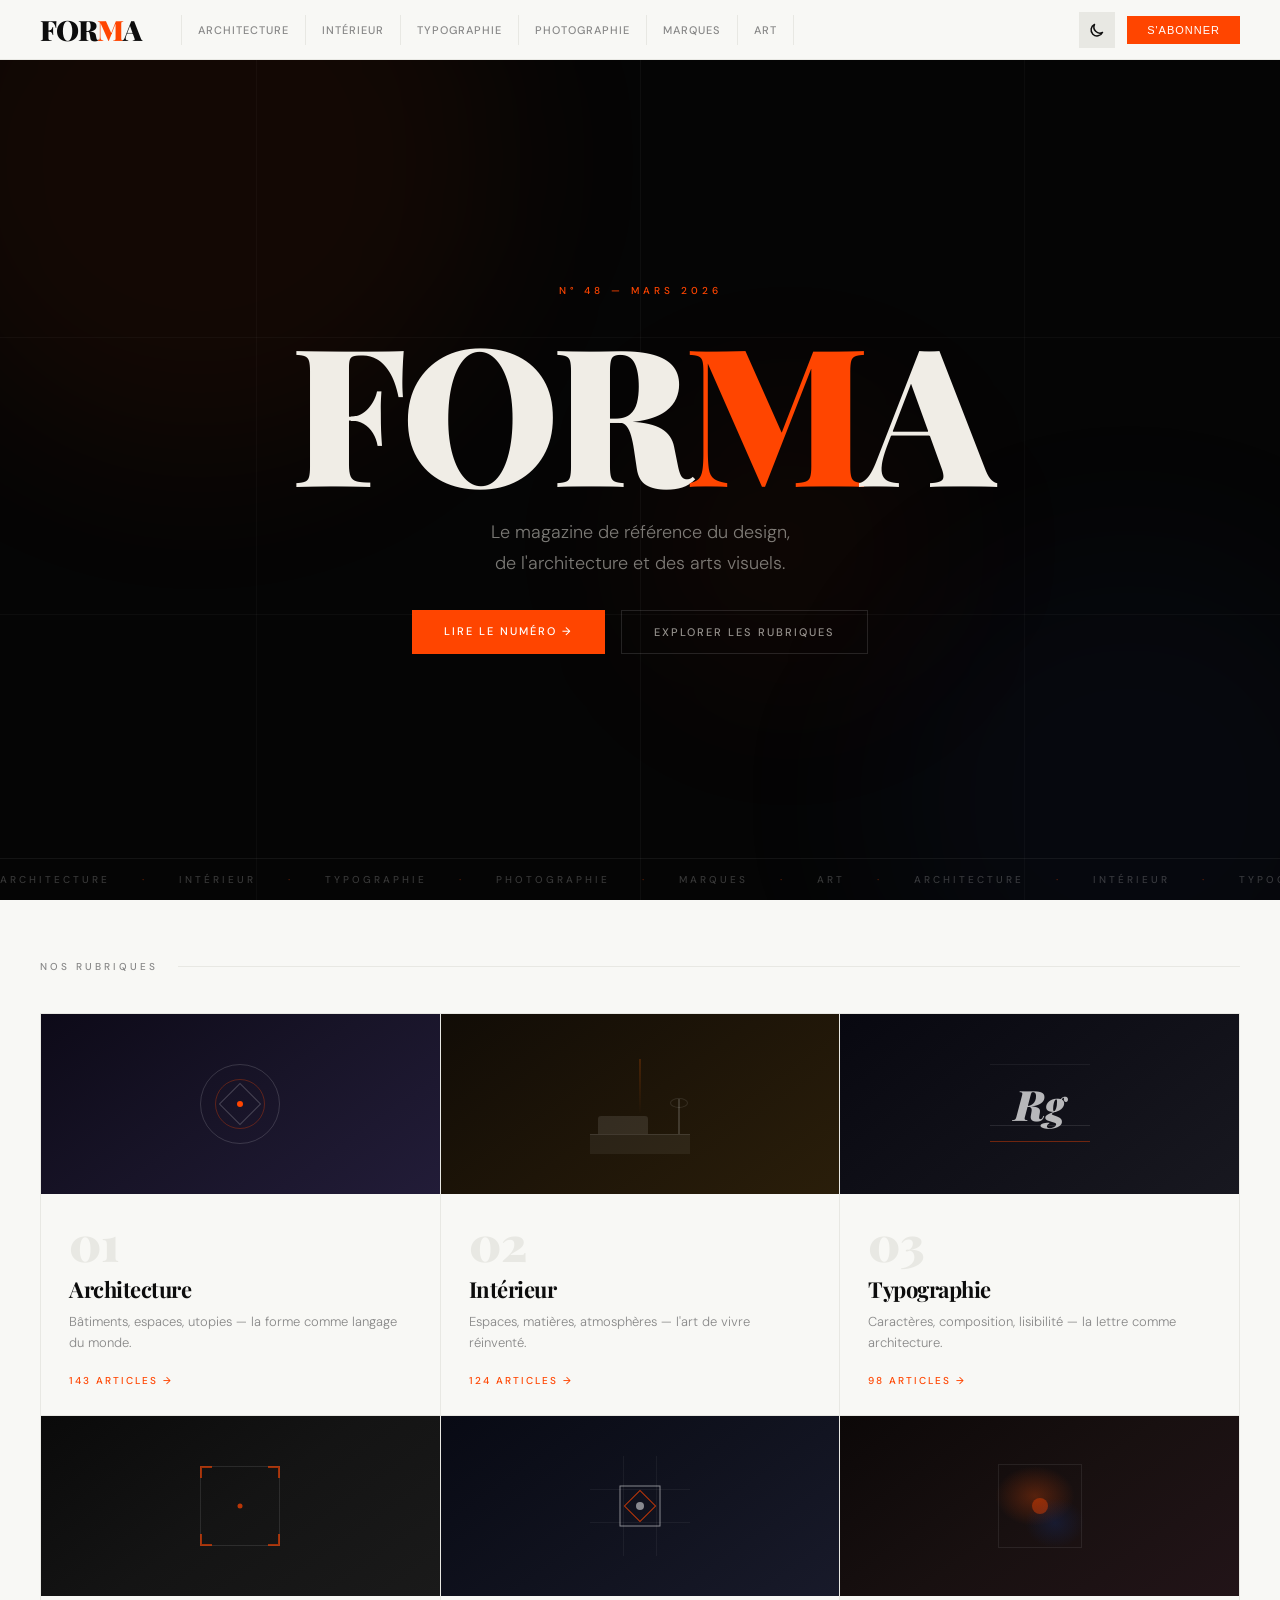
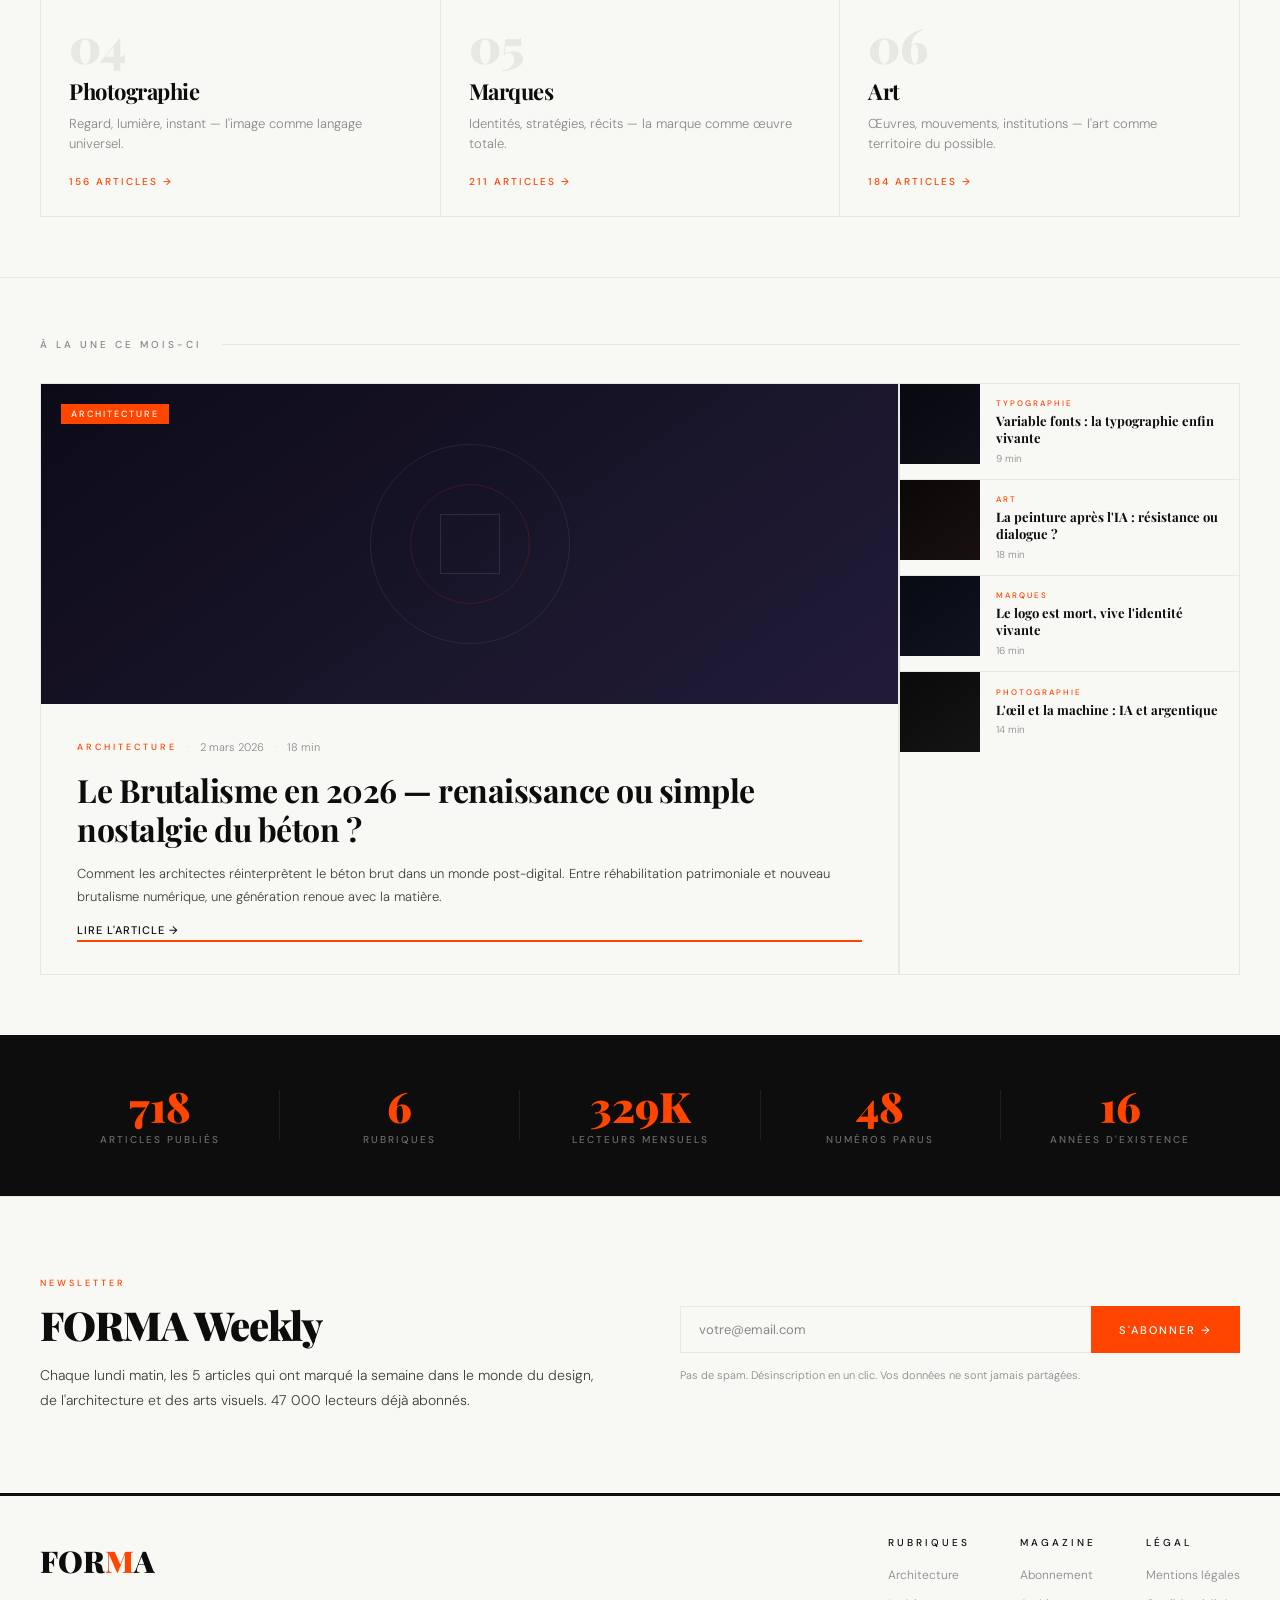
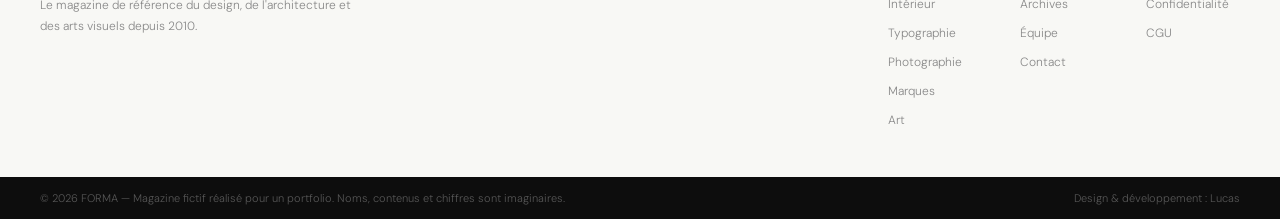
<file: index.html>
<!DOCTYPE html>
<html lang="fr" data-theme="light">
<head>
  <meta charset="UTF-8">
  <meta name="viewport" content="width=device-width, initial-scale=1.0">
  <title>FORMA — Design, Architecture & Arts Visuels</title>
  <script>try{var t=localStorage.getItem('forma-theme');if(t)document.documentElement.setAttribute('data-theme',t);}catch(e){}</script>
  <link rel="icon" href="assets/icons/favicon.svg" type="image/svg+xml">
  <link rel="icon" href="assets/icons/favicon-32.png" sizes="32x32" type="image/png">
  <link rel="apple-touch-icon" href="assets/icons/apple-touch-icon.png">
  <link rel="stylesheet" href="assets/css/home.css">
  <link rel="stylesheet" href="assets/css/shared.css">
</head>
<body>

  <!-- BARRE DE PROGRESSION -->
  <div class="rpbar" id="progress"></div>

  <!-- NAVIGATION -->
  <nav>
    <div class="nav-logo">FOR<span>M</span>A</div>
    <div class="nav-cats">
      <a href="Architecture/index.html">Architecture</a>
      <a href="Interieur/index.html">Intérieur</a>
      <a href="Typographie/index.html">Typographie</a>
      <a href="Photographie/index.html">Photographie</a>
      <a href="Marques/index.html">Marques</a>
      <a href="Art/index.html">Art</a>
    </div>
    <div class="nav-right">
      <button class="btn-theme" id="themeToggle" title="Changer de thème">
        <span class="btn-theme-icon">
          <svg class="icon-sun" width="16" height="16" viewBox="0 0 16 16" fill="none"><circle cx="8" cy="8" r="3" stroke="currentColor" stroke-width="1.5"/><line x1="8" y1="1" x2="8" y2="3" stroke="currentColor" stroke-width="1.5" stroke-linecap="round"/><line x1="8" y1="13" x2="8" y2="15" stroke="currentColor" stroke-width="1.5" stroke-linecap="round"/><line x1="1" y1="8" x2="3" y2="8" stroke="currentColor" stroke-width="1.5" stroke-linecap="round"/><line x1="13" y1="8" x2="15" y2="8" stroke="currentColor" stroke-width="1.5" stroke-linecap="round"/><line x1="2.93" y1="2.93" x2="4.34" y2="4.34" stroke="currentColor" stroke-width="1.5" stroke-linecap="round"/><line x1="11.66" y1="11.66" x2="13.07" y2="13.07" stroke="currentColor" stroke-width="1.5" stroke-linecap="round"/><line x1="2.93" y1="13.07" x2="4.34" y2="11.66" stroke="currentColor" stroke-width="1.5" stroke-linecap="round"/><line x1="11.66" y1="4.34" x2="13.07" y2="2.93" stroke="currentColor" stroke-width="1.5" stroke-linecap="round"/></svg>
          <svg class="icon-moon" width="16" height="16" viewBox="0 0 16 16" fill="none"><path d="M13.5 10.5A6 6 0 0 1 5.5 2.5a6 6 0 1 0 8 8z" stroke="currentColor" stroke-width="1.5" stroke-linejoin="round"/></svg>
        </span>
      </button>
      <button class="btn-sub">S'abonner</button>
    </div>
  </nav>

  <!-- HERO -->
  <section class="hero">
    <div class="hero-bg">
      <!-- Animation géométrique abstraite -->
      <div class="hb-shape hb-s1"></div>
      <div class="hb-shape hb-s2"></div>
      <div class="hb-shape hb-s3"></div>
      <div class="hb-grid-lines">
        <div class="hb-vl hb-vl1"></div>
        <div class="hb-vl hb-vl2"></div>
        <div class="hb-vl hb-vl3"></div>
        <div class="hb-hl hb-hl1"></div>
        <div class="hb-hl hb-hl2"></div>
      </div>
    </div>
    <div class="hero-content">
      <p class="hero-eyebrow">N° 48 — Mars 2026</p>
      <h1 class="hero-title">FOR<span>M</span>A</h1>
      <p class="hero-sub">Le magazine de référence du design,<br>de l'architecture et des arts visuels.</p>
      <div class="hero-ctas">
        <a href="Architecture/index.html" class="hero-btn-primary">Lire le numéro →</a>
        <a href="#rubriques" class="hero-btn-secondary">Explorer les rubriques</a>
      </div>
    </div>
    <div class="hero-ticker">
      <div class="ticker-track">
        <span>Architecture</span><span class="tk-sep">·</span>
        <span>Intérieur</span><span class="tk-sep">·</span>
        <span>Typographie</span><span class="tk-sep">·</span>
        <span>Photographie</span><span class="tk-sep">·</span>
        <span>Marques</span><span class="tk-sep">·</span>
        <span>Art</span><span class="tk-sep">·</span>
        <span>Architecture</span><span class="tk-sep">·</span>
        <span>Intérieur</span><span class="tk-sep">·</span>
        <span>Typographie</span><span class="tk-sep">·</span>
        <span>Photographie</span><span class="tk-sep">·</span>
        <span>Marques</span><span class="tk-sep">·</span>
        <span>Art</span><span class="tk-sep">·</span>
      </div>
    </div>
  </section>

  <!-- RUBRIQUES -->
  <section class="rubriques" id="rubriques">
    <div class="rub-header">
      <p class="rub-label">Nos rubriques</p>
      <div class="rub-line"></div>
    </div>
    <div class="rub-grid">

      <a href="Architecture/index.html" class="rub-card">
        <div class="rub-visual rv-arch">
          <div class="rub-anim">
            <div class="ra-circle ra-c1"></div>
            <div class="ra-circle ra-c2"></div>
            <div class="ra-square"></div>
            <div class="ra-dot"></div>
          </div>
        </div>
        <div class="rub-body">
          <div class="rub-num">01</div>
          <h2 class="rub-name">Architecture</h2>
          <p class="rub-desc">Bâtiments, espaces, utopies — la forme comme langage du monde.</p>
          <span class="rub-link">143 articles →</span>
        </div>
      </a>

      <a href="Interieur/index.html" class="rub-card">
        <div class="rub-visual rv-int">
          <div class="rub-anim">
            <div class="ri-floor"></div>
            <div class="ri-sofa"></div>
            <div class="ri-lamp"></div>
            <div class="ri-light"></div>
          </div>
        </div>
        <div class="rub-body">
          <div class="rub-num">02</div>
          <h2 class="rub-name">Intérieur</h2>
          <p class="rub-desc">Espaces, matières, atmosphères — l'art de vivre réinventé.</p>
          <span class="rub-link">124 articles →</span>
        </div>
      </a>

      <a href="Typographie/index.html" class="rub-card">
        <div class="rub-visual rv-typo">
          <div class="rub-anim">
            <div class="rt-letters">Rg</div>
            <div class="rt-line rt-baseline"></div>
            <div class="rt-line rt-xheight"></div>
            <div class="rt-line rt-cap"></div>
          </div>
        </div>
        <div class="rub-body">
          <div class="rub-num">03</div>
          <h2 class="rub-name">Typographie</h2>
          <p class="rub-desc">Caractères, composition, lisibilité — la lettre comme architecture.</p>
          <span class="rub-link">98 articles →</span>
        </div>
      </a>

      <a href="Photographie/index.html" class="rub-card">
        <div class="rub-visual rv-photo">
          <div class="rub-anim">
            <div class="rp-frame">
              <div class="rp-corner rp-tl"></div>
              <div class="rp-corner rp-tr"></div>
              <div class="rp-corner rp-bl"></div>
              <div class="rp-corner rp-br"></div>
              <div class="rp-dot"></div>
            </div>
          </div>
        </div>
        <div class="rub-body">
          <div class="rub-num">04</div>
          <h2 class="rub-name">Photographie</h2>
          <p class="rub-desc">Regard, lumière, instant — l'image comme langage universel.</p>
          <span class="rub-link">156 articles →</span>
        </div>
      </a>

      <a href="Marques/index.html" class="rub-card">
        <div class="rub-visual rv-mark">
          <div class="rub-anim">
            <div class="rm-grid">
              <div class="rm-gv"></div>
              <div class="rm-gv"></div>
              <div class="rm-gh"></div>
              <div class="rm-gh"></div>
            </div>
            <svg width="50" height="50" viewBox="0 0 50 50" fill="none" style="position:relative;z-index:2">
              <rect x="5" y="5" width="40" height="40" stroke="rgba(255,255,255,0.5)" stroke-width="1" fill="none"/>
              <rect x="14" y="14" width="22" height="22" stroke="rgba(255,69,0,0.7)" stroke-width="1" fill="none" transform="rotate(45 25 25)"/>
              <circle cx="25" cy="25" r="4" fill="rgba(255,255,255,0.5)"/>
            </svg>
          </div>
        </div>
        <div class="rub-body">
          <div class="rub-num">05</div>
          <h2 class="rub-name">Marques</h2>
          <p class="rub-desc">Identités, stratégies, récits — la marque comme œuvre totale.</p>
          <span class="rub-link">211 articles →</span>
        </div>
      </a>

      <a href="Art/index.html" class="rub-card">
        <div class="rub-visual rv-art">
          <div class="rub-anim">
            <div class="rart-l1"></div>
            <div class="rart-l2"></div>
            <div class="rart-spot"></div>
            <div class="rart-frame"></div>
          </div>
        </div>
        <div class="rub-body">
          <div class="rub-num">06</div>
          <h2 class="rub-name">Art</h2>
          <p class="rub-desc">Œuvres, mouvements, institutions — l'art comme territoire du possible.</p>
          <span class="rub-link">184 articles →</span>
        </div>
      </a>

    </div>
  </section>

  <!-- À LA UNE — article mis en avant -->
  <section class="spotlight">
    <div class="sp-label-wrap">
      <span class="sp-label">À la une ce mois-ci</span>
      <div class="sp-line"></div>
    </div>
    <div class="sp-grid">
      <div class="sp-main">
        <div class="sp-visual sv-main">
          <div class="sp-cat-badge">Architecture</div>
          <div class="sp-visual-anim">
            <div class="sva-c1"></div>
            <div class="sva-c2"></div>
            <div class="sva-sq"></div>
          </div>
        </div>
        <div class="sp-body">
          <div class="sp-meta">
            <span class="sp-cat">Architecture</span>
            <span class="sp-sep">·</span>
            <span class="sp-date">2 mars 2026</span>
            <span class="sp-sep">·</span>
            <span class="sp-rt">18 min</span>
          </div>
          <h2 class="sp-title">Le Brutalisme en 2026 — renaissance ou simple nostalgie du béton ?</h2>
          <p class="sp-exc">Comment les architectes réinterprètent le béton brut dans un monde post-digital. Entre réhabilitation patrimoniale et nouveau brutalisme numérique, une génération renoue avec la matière.</p>
          <a href="Architecture/index.html" class="sp-read">Lire l'article →</a>
        </div>
      </div>
      <div class="sp-side">
        <div class="sp-side-card">
          <div class="sp-s-visual sv-s1"></div>
          <div class="sp-s-body">
            <span class="sp-s-cat">Typographie</span>
            <p class="sp-s-title">Variable fonts : la typographie enfin vivante</p>
            <span class="sp-s-rt">9 min</span>
          </div>
        </div>
        <div class="sp-side-card">
          <div class="sp-s-visual sv-s2"></div>
          <div class="sp-s-body">
            <span class="sp-s-cat">Art</span>
            <p class="sp-s-title">La peinture après l'IA : résistance ou dialogue ?</p>
            <span class="sp-s-rt">18 min</span>
          </div>
        </div>
        <div class="sp-side-card">
          <div class="sp-s-visual sv-s3"></div>
          <div class="sp-s-body">
            <span class="sp-s-cat">Marques</span>
            <p class="sp-s-title">Le logo est mort, vive l'identité vivante</p>
            <span class="sp-s-rt">16 min</span>
          </div>
        </div>
        <div class="sp-side-card">
          <div class="sp-s-visual sv-s4"></div>
          <div class="sp-s-body">
            <span class="sp-s-cat">Photographie</span>
            <p class="sp-s-title">L'œil et la machine : IA et argentique</p>
            <span class="sp-s-rt">14 min</span>
          </div>
        </div>
      </div>
    </div>
  </section>

  <!-- CHIFFRES CLÉS -->
  <section class="stats-band">
    <div class="stat-item">
      <div class="stat-n">718</div>
      <div class="stat-l">Articles publiés</div>
    </div>
    <div class="stat-sep"></div>
    <div class="stat-item">
      <div class="stat-n">6</div>
      <div class="stat-l">Rubriques</div>
    </div>
    <div class="stat-sep"></div>
    <div class="stat-item">
      <div class="stat-n">329K</div>
      <div class="stat-l">Lecteurs mensuels</div>
    </div>
    <div class="stat-sep"></div>
    <div class="stat-item">
      <div class="stat-n">48</div>
      <div class="stat-l">Numéros parus</div>
    </div>
    <div class="stat-sep"></div>
    <div class="stat-item">
      <div class="stat-n">16</div>
      <div class="stat-l">Années d'existence</div>
    </div>
  </section>

  <!-- NEWSLETTER -->
  <section class="nl-section">
    <div class="nl-left">
      <p class="nl-eyebrow">Newsletter</p>
      <h2 class="nl-title">FORMA Weekly</h2>
      <p class="nl-text">Chaque lundi matin, les 5 articles qui ont marqué la semaine dans le monde du design, de l'architecture et des arts visuels. 47 000 lecteurs déjà abonnés.</p>
    </div>
    <div class="nl-right">
      <div class="nl-form">
        <input class="nl-inp" type="email" placeholder="votre@email.com">
        <button class="nl-btn">S'abonner →</button>
      </div>
      <p class="nl-mention">Pas de spam. Désinscription en un clic. Vos données ne sont jamais partagées.</p>
    </div>
  </section>

  <!-- FOOTER -->
  <footer>
    <div class="fl">
      <p class="logo">FOR<span>M</span>A</p>
      <p>Le magazine de référence du design, de l'architecture et des arts visuels depuis 2010.</p>
    </div>
    <div class="fcols">
      <div class="fcol">
        <h4>Rubriques</h4>
        <ul>
          <li><a href="Architecture/index.html">Architecture</a></li>
          <li><a href="Interieur/index.html">Intérieur</a></li>
          <li><a href="Typographie/index.html">Typographie</a></li>
          <li><a href="Photographie/index.html">Photographie</a></li>
          <li><a href="Marques/index.html">Marques</a></li>
          <li><a href="Art/index.html">Art</a></li>
        </ul>
      </div>
      <div class="fcol">
        <h4>Magazine</h4>
        <ul>
          <li><a href="#">Abonnement</a></li>
          <li><a href="#">Archives</a></li>
          <li><a href="#">Équipe</a></li>
          <li><a href="#">Contact</a></li>
        </ul>
      </div>
      <div class="fcol">
        <h4>Légal</h4>
        <ul>
          <li><a href="#">Mentions légales</a></li>
          <li><a href="#">Confidentialité</a></li>
          <li><a href="#">CGU</a></li>
        </ul>
      </div>
    </div>
  </footer>
  <div class="fbar">
    <p>© 2026 FORMA — Magazine fictif réalisé pour un portfolio. Noms, contenus et chiffres sont imaginaires.</p>
    <p>Design & développement : Lucas</p>
  </div>

  <script src="assets/js/shared.js"></script>
</body>
</html>
</file>
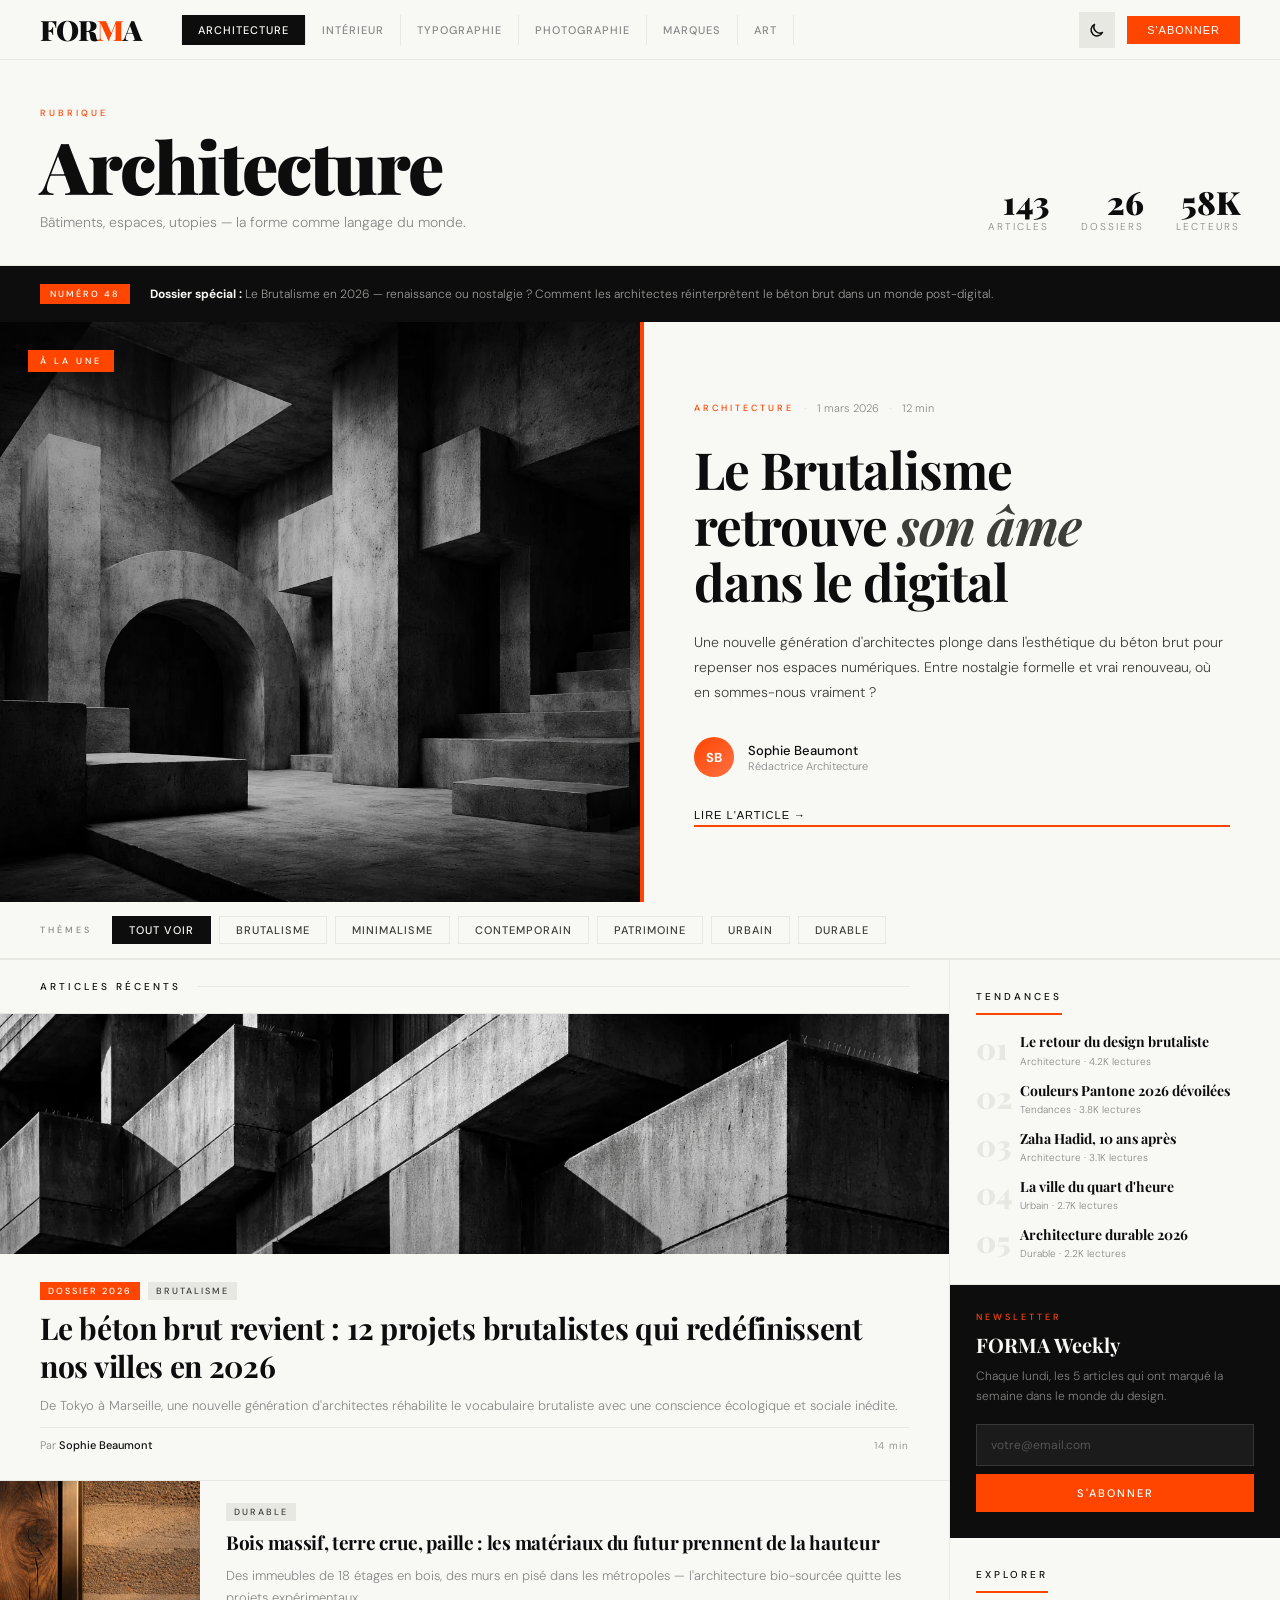
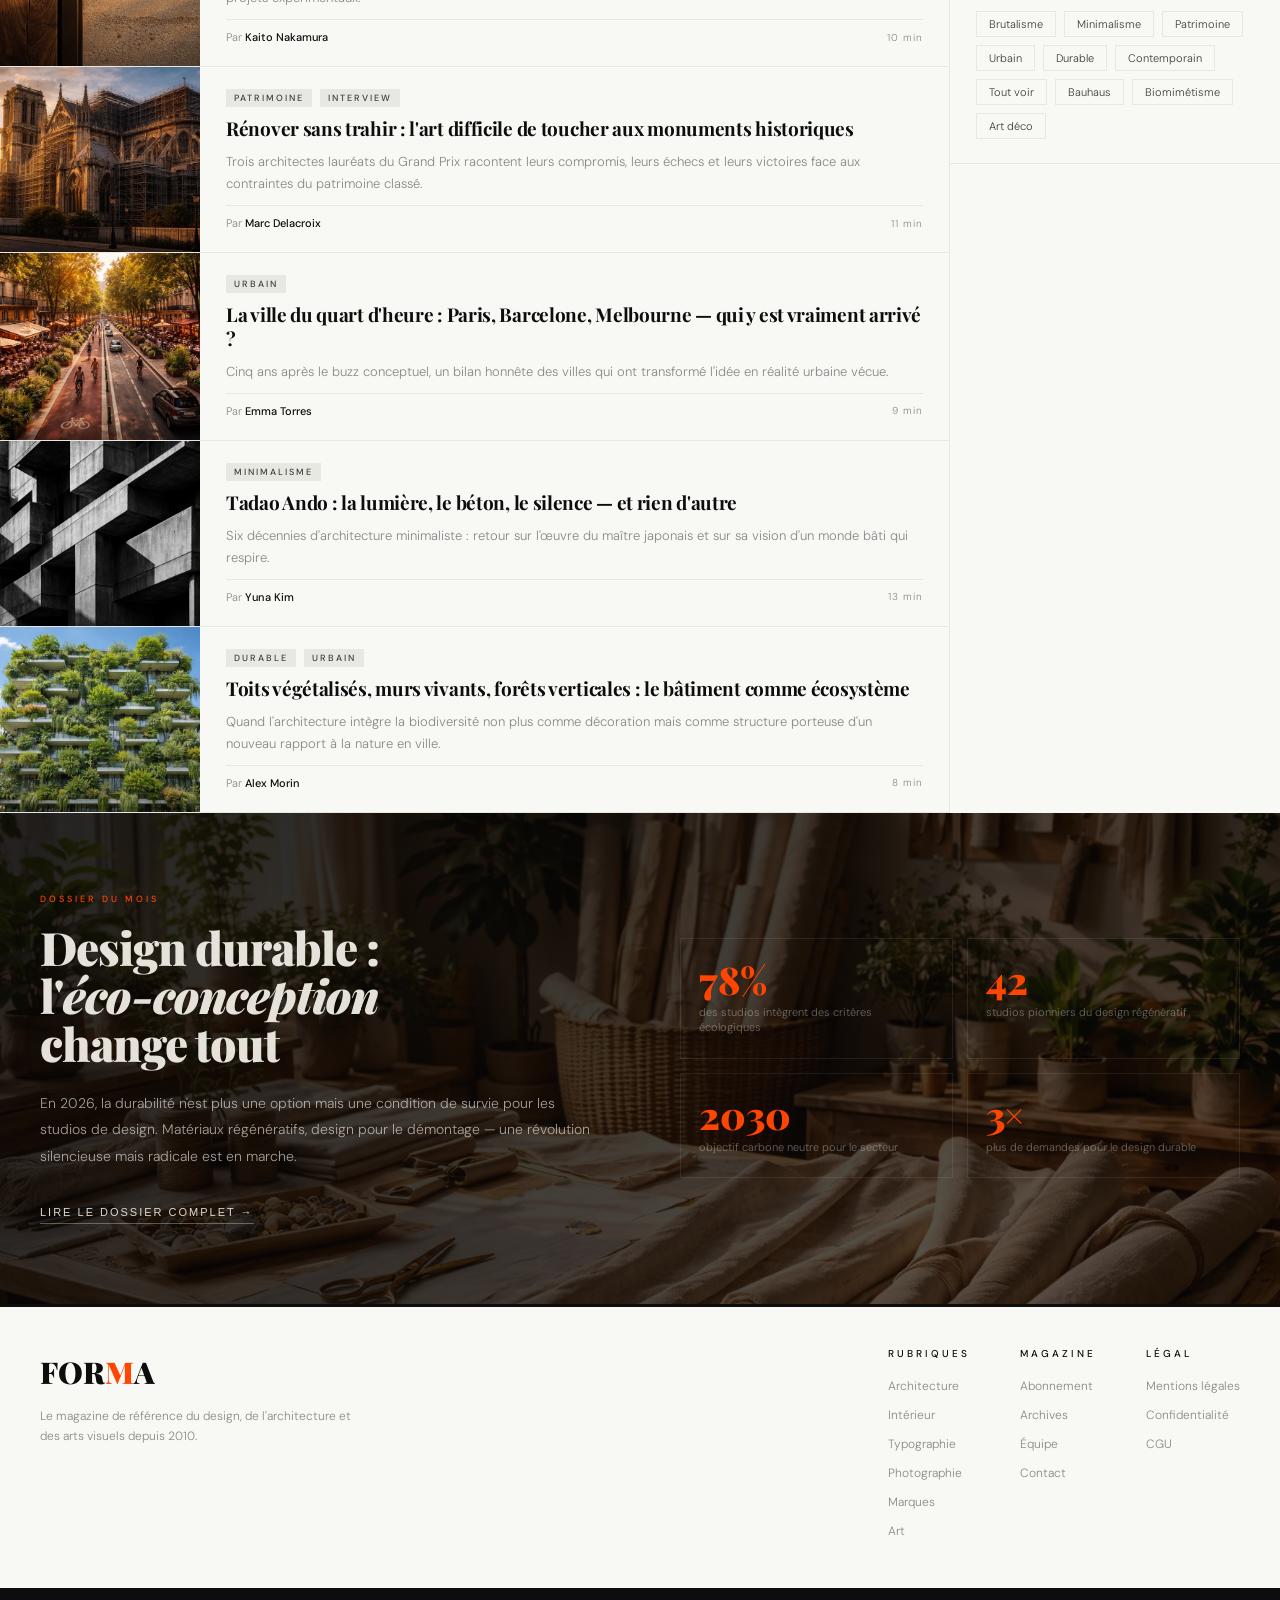
<file: Architecture/index.html>
<!DOCTYPE html>
<html lang="fr" data-theme="light">
<head>
  <meta charset="UTF-8">
  <meta name="viewport" content="width=device-width, initial-scale=1.0">
  <title>Architecture — FORMA</title>
  <script>try{var t=localStorage.getItem('forma-theme');if(t)document.documentElement.setAttribute('data-theme',t);}catch(e){}</script>
  <link rel="icon" href="../assets/icons/favicon.svg" type="image/svg+xml">
  <link rel="icon" href="../assets/icons/favicon-32.png" sizes="32x32" type="image/png">
  <link rel="apple-touch-icon" href="../assets/icons/apple-touch-icon.png">
  <link rel="stylesheet" href="../assets/css/architecture.css">
  <link rel="stylesheet" href="../assets/css/shared.css">
</head>
<body>

  <div class="rpbar" id="progress"></div>

  <nav>
    <div class="nav-logo">FOR<span>M</span>A</div>
    <div class="nav-cats">
      <a href="index.html" class="active">Architecture</a>
      <a href="../Interieur/index.html">Intérieur</a>
      <a href="../Typographie/index.html">Typographie</a>
      <a href="../Photographie/index.html">Photographie</a>
      <a href="../Marques/index.html">Marques</a>
      <a href="../Art/index.html">Art</a>
    </div>
    <div class="nav-right">
      <button class="btn-theme" id="themeToggle" title="Changer de thème">
        <span class="btn-theme-icon">
          <svg class="icon-sun" width="16" height="16" viewBox="0 0 16 16" fill="none"><circle cx="8" cy="8" r="3" stroke="currentColor" stroke-width="1.5"/><line x1="8" y1="1" x2="8" y2="3" stroke="currentColor" stroke-width="1.5" stroke-linecap="round"/><line x1="8" y1="13" x2="8" y2="15" stroke="currentColor" stroke-width="1.5" stroke-linecap="round"/><line x1="1" y1="8" x2="3" y2="8" stroke="currentColor" stroke-width="1.5" stroke-linecap="round"/><line x1="13" y1="8" x2="15" y2="8" stroke="currentColor" stroke-width="1.5" stroke-linecap="round"/><line x1="2.93" y1="2.93" x2="4.34" y2="4.34" stroke="currentColor" stroke-width="1.5" stroke-linecap="round"/><line x1="11.66" y1="11.66" x2="13.07" y2="13.07" stroke="currentColor" stroke-width="1.5" stroke-linecap="round"/><line x1="2.93" y1="13.07" x2="4.34" y2="11.66" stroke="currentColor" stroke-width="1.5" stroke-linecap="round"/><line x1="11.66" y1="4.34" x2="13.07" y2="2.93" stroke="currentColor" stroke-width="1.5" stroke-linecap="round"/></svg>
          <svg class="icon-moon" width="16" height="16" viewBox="0 0 16 16" fill="none"><path d="M13.5 10.5A6 6 0 0 1 5.5 2.5a6 6 0 1 0 8 8z" stroke="currentColor" stroke-width="1.5" stroke-linejoin="round"/></svg>
        </span>
      </button>
      <button class="btn-sub" id="btnAbonner">S'abonner</button>
    </div>
  </nav>

  <div class="section-header">
    <div class="sh-left">
      <span class="sh-badge">Rubrique</span>
      <h1 class="sh-title">Architecture</h1>
      <p class="sh-sub">Bâtiments, espaces, utopies — la forme comme langage du monde.</p>
    </div>
    <div class="sh-right">
      <div class="sh-stat"><span class="sh-n">143</span><span class="sh-l">articles</span></div>
      <div class="sh-stat"><span class="sh-n">26</span><span class="sh-l">dossiers</span></div>
      <div class="sh-stat"><span class="sh-n">58K</span><span class="sh-l">lecteurs</span></div>
    </div>
  </div>

  <div class="hero-issue">
    <span class="issue-badge">Numéro 48</span>
    <p class="issue-text">
      <strong>Dossier spécial :</strong> Le Brutalisme en 2026 — renaissance ou nostalgie ?
      Comment les architectes réinterprètent le béton brut dans un monde post-digital.
    </p>
  </div>

  <section class="featured">
    <div class="feat-visual feat-visual--img" style="background-image: url('../assets/img/img-une-brutalisme.webp');">
      <div class="feat-visual-overlay"></div>
      <div class="feat-label">À la Une</div>
      <div class="feat-num">01</div>
    </div>
    <div class="feat-content">
      <div class="feat-meta">
        <span class="cat-tag">Architecture</span>
        <span class="msep">·</span>
        <span class="mdate">1 mars 2026</span>
        <span class="msep">·</span>
        <span class="mdate">12 min</span>
      </div>
      <h2 class="feat-title">Le Brutalisme<br>retrouve <em>son âme</em><br>dans le digital</h2>
      <p class="feat-excerpt">Une nouvelle génération d'architectes plonge dans l'esthétique du béton brut pour repenser nos espaces numériques. Entre nostalgie formelle et vrai renouveau, où en sommes-nous vraiment ?</p>
      <div class="feat-author">
        <div class="avatar">SB</div>
        <div>
          <p class="a-name">Sophie Beaumont</p>
          <p class="a-role">Rédactrice Architecture</p>
        </div>
      </div>
      <button class="read-link" data-title="Le Brutalisme retrouve son âme dans le digital" data-rt="12">Lire l'article →</button>
    </div>
  </section>

  <div class="filter-bar">
    <span class="fb-label">Thèmes</span>
    <div class="fb-tags">
      <button class="fb-btn active" data-filter="all">Tout voir</button>
      <button class="fb-btn" data-filter="Brutalisme">Brutalisme</button>
      <button class="fb-btn" data-filter="Minimalisme">Minimalisme</button>
      <button class="fb-btn" data-filter="Contemporain">Contemporain</button>
      <button class="fb-btn" data-filter="Patrimoine">Patrimoine</button>
      <button class="fb-btn" data-filter="Urbain">Urbain</button>
      <button class="fb-btn" data-filter="Durable">Durable</button>
    </div>
  </div>

  <div class="content-grid">
    <div class="main-feed">
      <div class="feed-label">
        <h3>Articles récents</h3>
        <div class="fl-line"></div>
      </div>

      <div class="art-card lg" data-tags="Brutalisme Contemporain">
        <div class="c-visual">
          <div class="c-img c-img--photo" style="height:240px; background-image: url('../assets/img/img-brutalisme.webp');">
          </div>
        </div>
        <div class="c-body">
          <div class="c-tags"><span class="ctag hl">Dossier 2026</span><span class="ctag">Brutalisme</span></div>
          <h2 class="c-title">Le béton brut revient : 12 projets brutalistes qui redéfinissent nos villes en 2026</h2>
          <p class="c-exc">De Tokyo à Marseille, une nouvelle génération d'architectes réhabilite le vocabulaire brutaliste avec une conscience écologique et sociale inédite.</p>
          <div class="c-foot">
            <div class="c-auth">Par <strong>Sophie Beaumont</strong></div>
            <span class="c-rt">14 min</span>
          </div>
        </div>
      </div>

      <div class="art-card" data-tags="Durable Contemporain">
        <div class="c-visual">
          <div class="c-img c-img--photo" style="background-image: url('../assets/img/img-materiaux.webp');">
          </div>
        </div>
        <div class="c-body">
          <div class="c-tags"><span class="ctag">Durable</span></div>
          <h2 class="c-title">Bois massif, terre crue, paille : les matériaux du futur prennent de la hauteur</h2>
          <p class="c-exc">Des immeubles de 18 étages en bois, des murs en pisé dans les métropoles — l'architecture bio-sourcée quitte les projets expérimentaux.</p>
          <div class="c-foot">
            <div class="c-auth">Par <strong>Kaito Nakamura</strong></div>
            <span class="c-rt">10 min</span>
          </div>
        </div>
      </div>

      <div class="art-card" data-tags="Patrimoine">
        <div class="c-visual">
          <div class="c-img c-img--photo" style="background-image: url('../assets/img/img-patrimoine.webp');">
          </div>
        </div>
        <div class="c-body">
          <div class="c-tags"><span class="ctag">Patrimoine</span><span class="ctag">Interview</span></div>
          <h2 class="c-title">Rénover sans trahir : l'art difficile de toucher aux monuments historiques</h2>
          <p class="c-exc">Trois architectes lauréats du Grand Prix racontent leurs compromis, leurs échecs et leurs victoires face aux contraintes du patrimoine classé.</p>
          <div class="c-foot">
            <div class="c-auth">Par <strong>Marc Delacroix</strong></div>
            <span class="c-rt">11 min</span>
          </div>
        </div>
      </div>

      <div class="art-card" data-tags="Urbain Contemporain">
        <div class="c-visual">
          <div class="c-img c-img--photo" style="background-image: url('../assets/img/img-ville-quart-heure.webp');">
          </div>
        </div>
        <div class="c-body">
          <div class="c-tags"><span class="ctag">Urbain</span></div>
          <h2 class="c-title">La ville du quart d'heure : Paris, Barcelone, Melbourne — qui y est vraiment arrivé ?</h2>
          <p class="c-exc">Cinq ans après le buzz conceptuel, un bilan honnête des villes qui ont transformé l'idée en réalité urbaine vécue.</p>
          <div class="c-foot">
            <div class="c-auth">Par <strong>Emma Torres</strong></div>
            <span class="c-rt">9 min</span>
          </div>
        </div>
      </div>

      <div class="art-card" data-tags="Minimalisme Contemporain">
        <div class="c-visual">
          <div class="c-img c-img--photo" style="background-image: url('../assets/img/img-brutalisme.webp'); background-position: center 40%;">
          </div>
        </div>
        <div class="c-body">
          <div class="c-tags"><span class="ctag">Minimalisme</span></div>
          <h2 class="c-title">Tadao Ando : la lumière, le béton, le silence — et rien d'autre</h2>
          <p class="c-exc">Six décennies d'architecture minimaliste : retour sur l'œuvre du maître japonais et sur sa vision d'un monde bâti qui respire.</p>
          <div class="c-foot">
            <div class="c-auth">Par <strong>Yuna Kim</strong></div>
            <span class="c-rt">13 min</span>
          </div>
        </div>
      </div>

      <div class="art-card" data-tags="Durable Urbain">
        <div class="c-visual">
          <div class="c-img c-img--photo" style="background-image: url('../assets/img/img-forets-verticales.webp');">
          </div>
        </div>
        <div class="c-body">
          <div class="c-tags"><span class="ctag">Durable</span><span class="ctag">Urbain</span></div>
          <h2 class="c-title">Toits végétalisés, murs vivants, forêts verticales : le bâtiment comme écosystème</h2>
          <p class="c-exc">Quand l'architecture intègre la biodiversité non plus comme décoration mais comme structure porteuse d'un nouveau rapport à la nature en ville.</p>
          <div class="c-foot">
            <div class="c-auth">Par <strong>Alex Morin</strong></div>
            <span class="c-rt">8 min</span>
          </div>
        </div>
      </div>

      <div class="no-results" id="noResults" style="display:none;">
        <p>Aucun article pour ce thème pour l'instant.</p>
      </div>

    </div>

    <aside class="sidebar">
      <div class="sb-sec">
        <p class="sb-title">Tendances</p>
        <div class="trend-list">
          <div class="trend-item" data-title="Le retour du design brutaliste" data-rt="7">
            <div class="t-num">01</div>
            <div><p class="t-title">Le retour du design brutaliste</p><p class="t-meta">Architecture · 4.2K lectures</p></div>
          </div>
          <div class="trend-item" data-title="Couleurs Pantone 2026 dévoilées" data-rt="5">
            <div class="t-num">02</div>
            <div><p class="t-title">Couleurs Pantone 2026 dévoilées</p><p class="t-meta">Tendances · 3.8K lectures</p></div>
          </div>
          <div class="trend-item" data-title="Zaha Hadid, 10 ans après" data-rt="9">
            <div class="t-num">03</div>
            <div><p class="t-title">Zaha Hadid, 10 ans après</p><p class="t-meta">Architecture · 3.1K lectures</p></div>
          </div>
          <div class="trend-item" data-title="La ville du quart d'heure" data-rt="9">
            <div class="t-num">04</div>
            <div><p class="t-title">La ville du quart d'heure</p><p class="t-meta">Urbain · 2.7K lectures</p></div>
          </div>
          <div class="trend-item" data-title="Architecture durable 2026" data-rt="8">
            <div class="t-num">05</div>
            <div><p class="t-title">Architecture durable 2026</p><p class="t-meta">Durable · 2.2K lectures</p></div>
          </div>
        </div>
      </div>

      <div class="nl-side">
        <p class="nl-tag">Newsletter</p>
        <h3 class="nl-title">FORMA Weekly</h3>
        <p class="nl-sub">Chaque lundi, les 5 articles qui ont marqué la semaine dans le monde du design.</p>
        <div class="nl-form" id="nlForm">
          <input class="nl-inp" type="email" id="nlEmail" placeholder="votre@email.com">
          <button class="nl-btn" id="nlSubmit">S'abonner</button>
        </div>
        <p class="nl-confirm" id="nlConfirm" style="display:none;">✓ Vous êtes inscrit·e !</p>
      </div>

      <div class="sb-sec">
        <p class="sb-title">Explorer</p>
        <div class="tags-cloud">
          <span class="tag-pill" data-filter="Brutalisme">Brutalisme</span>
          <span class="tag-pill" data-filter="Minimalisme">Minimalisme</span>
          <span class="tag-pill" data-filter="Patrimoine">Patrimoine</span>
          <span class="tag-pill" data-filter="Urbain">Urbain</span>
          <span class="tag-pill" data-filter="Durable">Durable</span>
          <span class="tag-pill" data-filter="Contemporain">Contemporain</span>
          <span class="tag-pill" data-filter="all">Tout voir</span>
          <span class="tag-pill no-filter">Bauhaus</span>
          <span class="tag-pill no-filter">Biomimétisme</span>
          <span class="tag-pill no-filter">Art déco</span>
        </div>
      </div>
    </aside>
  </div>

  <section class="full-feat" style="background-image: url('../assets/img/img-dossier-durable.webp');">
    <div class="full-feat-overlay"></div>
    <div class="full-feat-content">
      <p class="ff-tag">Dossier du mois</p>
      <h2 class="ff-title">Design durable :<br>l'<em>éco-conception</em><br>change tout</h2>
      <p class="ff-text">En 2026, la durabilité n'est plus une option mais une condition de survie pour les studios de design. Matériaux régénératifs, design pour le démontage — une révolution silencieuse mais radicale est en marche.</p>
      <button class="ff-link" data-title="Design durable : l'éco-conception change tout" data-rt="16">Lire le dossier complet →</button>
    </div>
    <div class="ff-right">
      <div class="ff-stat"><div class="ff-num">78%</div><div class="ff-label">des studios intègrent des critères écologiques</div></div>
      <div class="ff-stat"><div class="ff-num">42</div><div class="ff-label">studios pionniers du design régénératif</div></div>
      <div class="ff-stat"><div class="ff-num">2030</div><div class="ff-label">objectif carbone neutre pour le secteur</div></div>
      <div class="ff-stat"><div class="ff-num">3×</div><div class="ff-label">plus de demandes pour le design durable</div></div>
    </div>
  </section>

  <footer>
    <div class="fl">
      <p class="logo">FOR<span>M</span>A</p>
      <p>Le magazine de référence du design, de l'architecture et des arts visuels depuis 2010.</p>
    </div>
    <div class="fcols">
      <div class="fcol">
        <h4>Rubriques</h4>
        <ul>
          <li><a href="index.html">Architecture</a></li>
          <li><a href="../Interieur/index.html">Intérieur</a></li>
          <li><a href="../Typographie/index.html">Typographie</a></li>
          <li><a href="../Photographie/index.html">Photographie</a></li>
          <li><a href="../Marques/index.html">Marques</a></li>
          <li><a href="../Art/index.html">Art</a></li>
        </ul>
      </div>
      <div class="fcol">
        <h4>Magazine</h4>
        <ul>
          <li><a href="#" class="footer-link" data-modal="abonnement">Abonnement</a></li>
          <li><a href="#" class="footer-link" data-modal="archives">Archives</a></li>
          <li><a href="#" class="footer-link" data-modal="equipe">Équipe</a></li>
          <li><a href="#" class="footer-link" data-modal="contact">Contact</a></li>
        </ul>
      </div>
      <div class="fcol">
        <h4>Légal</h4>
        <ul>
          <li><a href="#" class="footer-link" data-modal="mentions">Mentions légales</a></li>
          <li><a href="#" class="footer-link" data-modal="confidentialite">Confidentialité</a></li>
          <li><a href="#" class="footer-link" data-modal="cgu">CGU</a></li>
        </ul>
      </div>
    </div>
  </footer>
  <div class="fbar">
    <p>© 2026 FORMA — Magazine fictif réalisé pour un portfolio. Noms, contenus et chiffres sont imaginaires.</p>
    <p><a href="../index.html" style="color:inherit;text-decoration:none;">← Accueil</a></p>
  </div>

  <!-- ═══ MODAL ARTICLE ═══ -->
  <div class="modal-overlay" id="articleOverlay">
    <div class="modal-box" id="articleBox">
      <button class="modal-close" data-close="article">✕</button>
      <div class="modal-inner">
        <p class="modal-eyebrow">Architecture — FORMA Magazine</p>
        <h2 class="modal-title" id="articleTitle">Titre</h2>
        <div class="modal-meta">
          <span>Mars 2026</span>
          <span class="modal-sep">·</span>
          <span id="articleRt">12 min de lecture</span>
        </div>
        <div class="modal-body">
          <p>Vous lisez un aperçu de cet article. Le contenu intégral — avec reportages photographiques, références et analyses détaillées — est réservé aux abonnés FORMA.</p>
          <p>FORMA est un magazine indépendant fondé en 2010, lu par 58 000 passionnés d'architecture chaque mois.</p>
        </div>
        <button class="modal-cta" id="articleSubBtn">Lire l'article complet — S'abonner →</button>
      </div>
    </div>
  </div>

  <!-- ═══ MODAL ABONNEMENT ═══ -->
  <div class="modal-overlay" id="subOverlay">
    <div class="modal-box modal-wide" id="subBox">
      <button class="modal-close" data-close="sub">✕</button>
      <div class="modal-inner">
        <p class="modal-eyebrow">Rejoindre FORMA</p>
        <h2 class="modal-title">Choisissez votre formule</h2>
        <p class="modal-desc">Accès illimité aux articles, archives depuis 2010, newsletter hebdomadaire.</p>
        <div class="sub-plans">
          <div class="sub-plan" id="planMensuel">
            <p class="plan-name">Mensuel</p>
            <p class="plan-price">9 <span>€/mois</span></p>
            <ul>
              <li>✓ Tous les articles</li>
              <li>✓ Newsletter</li>
              <li>✓ Application mobile</li>
            </ul>
          </div>
          <div class="sub-plan sub-plan--featured" id="planAnnuel">
            <p class="plan-name">Annuel <span class="plan-promo">−30%</span></p>
            <p class="plan-price">75 <span>€/an</span></p>
            <ul>
              <li>✓ Tous les articles</li>
              <li>✓ Newsletter</li>
              <li>✓ Application mobile</li>
              <li>✓ Archives complètes 2010–2026</li>
              <li>✓ Magazine papier (12 numéros)</li>
            </ul>
          </div>
        </div>
        <div id="subFormWrap">
          <input class="modal-input" type="email" id="subEmail" placeholder="votre@email.com">
          <button class="modal-cta" id="subSubmit">Commencer mon abonnement →</button>
          <p class="sub-legal">Sans engagement · Résiliation en 1 clic · Paiement sécurisé</p>
        </div>
        <p class="sub-ok" id="subOk" style="display:none;">✓ Merci ! Un email de confirmation arrive dans votre boîte.</p>
      </div>
    </div>
  </div>

  <!-- ═══ MODAL INFO (archives, équipe, contact, légal) ═══ -->
  <div class="modal-overlay" id="infoOverlay">
    <div class="modal-box" id="infoBox">
      <button class="modal-close" data-close="info">✕</button>
      <div class="modal-inner">
        <p class="modal-eyebrow" id="infoEyebrow">FORMA</p>
        <h2 class="modal-title" id="infoTitle"></h2>
        <div class="modal-body" id="infoBody"></div>
      </div>
    </div>
  </div>

  <script src="../assets/js/shared.js"></script>

</body>
</html>
</file>
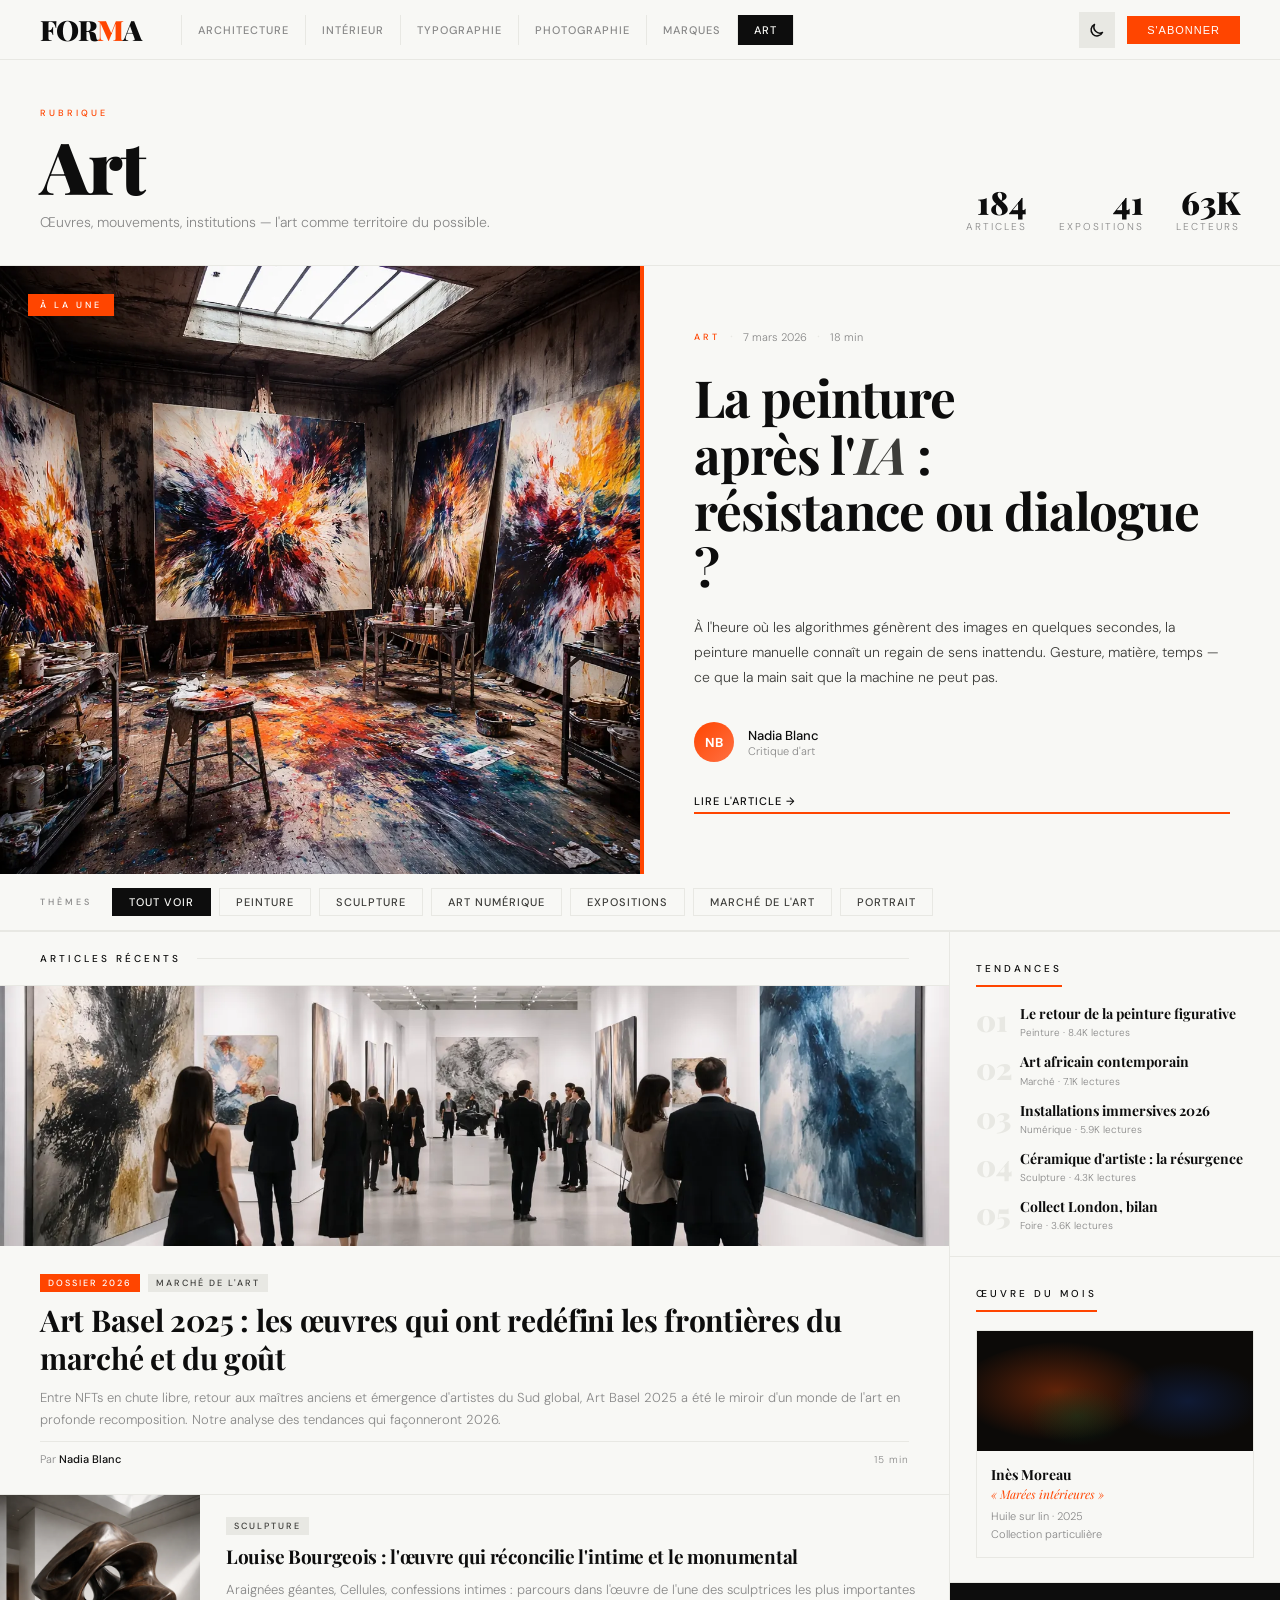
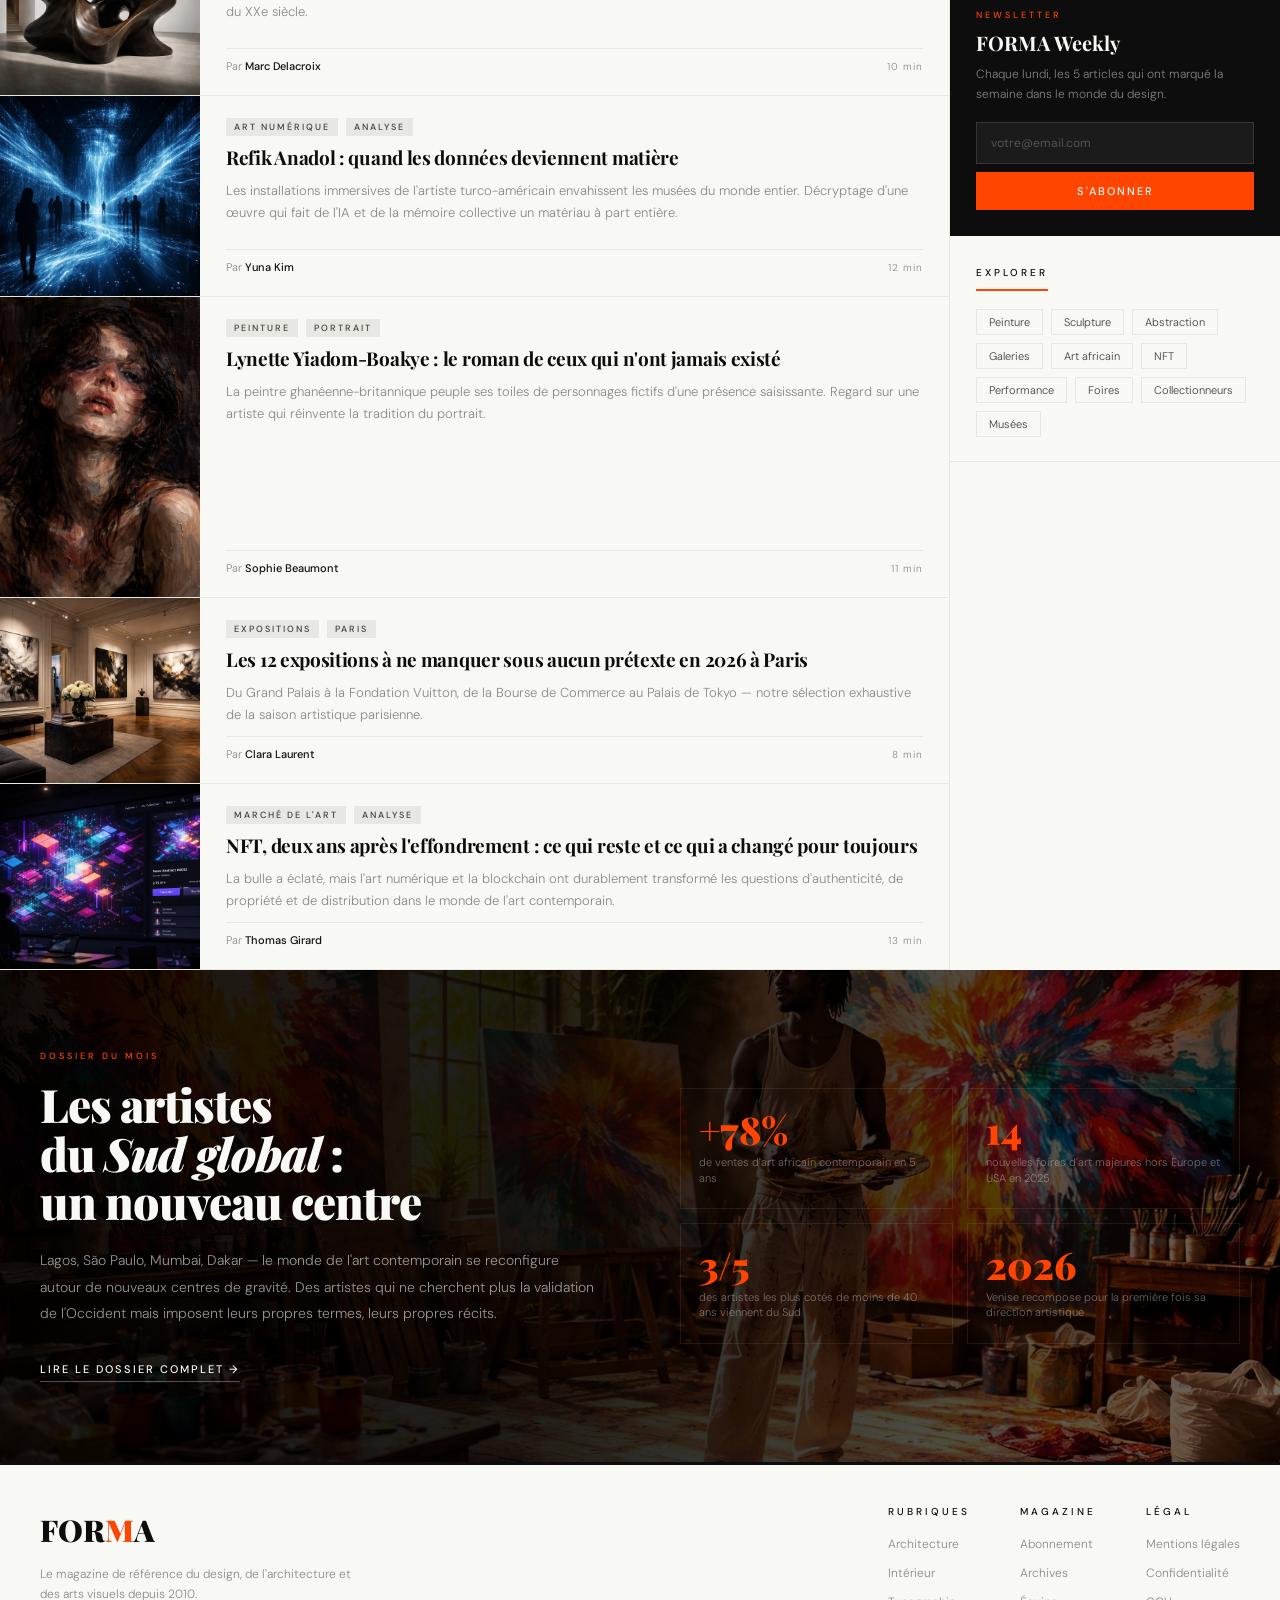
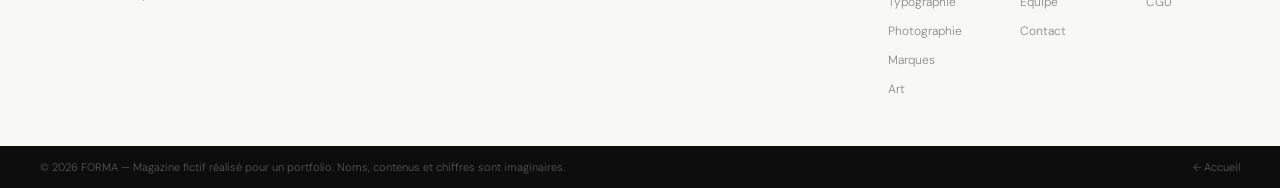
<file: Art/index.html>
<!DOCTYPE html>
<html lang="fr" data-theme="light">
<head>
  <meta charset="UTF-8">
  <meta name="viewport" content="width=device-width, initial-scale=1.0">
  <title>Art — FORMA</title>
  <script>try{var t=localStorage.getItem('forma-theme');if(t)document.documentElement.setAttribute('data-theme',t);}catch(e){}</script>
  <link rel="icon" href="../assets/icons/favicon.svg" type="image/svg+xml">
  <link rel="icon" href="../assets/icons/favicon-32.png" sizes="32x32" type="image/png">
  <link rel="apple-touch-icon" href="../assets/icons/apple-touch-icon.png">
  <link rel="stylesheet" href="../assets/css/art.css">
  <link rel="stylesheet" href="../assets/css/shared.css">
</head>
<body>

  <!-- BARRE DE PROGRESSION -->
  <div class="rpbar" id="progress"></div>

  <!-- NAVIGATION -->
  <nav>
    <div class="nav-logo">FOR<span>M</span>A</div>
    <div class="nav-cats">
      <a href="../Architecture/index.html">Architecture</a>
      <a href="../Interieur/index.html">Intérieur</a>
      <a href="../Typographie/index.html">Typographie</a>
      <a href="../Photographie/index.html">Photographie</a>
      <a href="../Marques/index.html">Marques</a>
      <a href="index.html" class="active">Art</a>
    </div>
    <div class="nav-right">
      <button class="btn-theme" id="themeToggle" title="Changer de thème">
        <span class="btn-theme-icon">
          <svg class="icon-sun" width="16" height="16" viewBox="0 0 16 16" fill="none"><circle cx="8" cy="8" r="3" stroke="currentColor" stroke-width="1.5"/><line x1="8" y1="1" x2="8" y2="3" stroke="currentColor" stroke-width="1.5" stroke-linecap="round"/><line x1="8" y1="13" x2="8" y2="15" stroke="currentColor" stroke-width="1.5" stroke-linecap="round"/><line x1="1" y1="8" x2="3" y2="8" stroke="currentColor" stroke-width="1.5" stroke-linecap="round"/><line x1="13" y1="8" x2="15" y2="8" stroke="currentColor" stroke-width="1.5" stroke-linecap="round"/><line x1="2.93" y1="2.93" x2="4.34" y2="4.34" stroke="currentColor" stroke-width="1.5" stroke-linecap="round"/><line x1="11.66" y1="11.66" x2="13.07" y2="13.07" stroke="currentColor" stroke-width="1.5" stroke-linecap="round"/><line x1="2.93" y1="13.07" x2="4.34" y2="11.66" stroke="currentColor" stroke-width="1.5" stroke-linecap="round"/><line x1="11.66" y1="4.34" x2="13.07" y2="2.93" stroke="currentColor" stroke-width="1.5" stroke-linecap="round"/></svg>
          <svg class="icon-moon" width="16" height="16" viewBox="0 0 16 16" fill="none"><path d="M13.5 10.5A6 6 0 0 1 5.5 2.5a6 6 0 1 0 8 8z" stroke="currentColor" stroke-width="1.5" stroke-linejoin="round"/></svg>
        </span>
      </button>
      <button class="btn-sub">S'abonner</button>
    </div>
  </nav>

  <!-- EN-TÊTE DE RUBRIQUE -->
  <div class="section-header">
    <div class="sh-left">
      <span class="sh-badge">Rubrique</span>
      <h1 class="sh-title">Art</h1>
      <p class="sh-sub">Œuvres, mouvements, institutions — l'art comme territoire du possible.</p>
    </div>
    <div class="sh-right">
      <div class="sh-stat"><span class="sh-n">184</span><span class="sh-l">articles</span></div>
      <div class="sh-stat"><span class="sh-n">41</span><span class="sh-l">expositions</span></div>
      <div class="sh-stat"><span class="sh-n">63K</span><span class="sh-l">lecteurs</span></div>
    </div>
  </div>

  <!-- ARTICLE À LA UNE -->
  <section class="featured">
    <div class="feat-visual">
      <div class="feat-art">
        <img src="../assets/img/at-une.webp" alt="Atelier d'artiste peinture abstraite" style="width:100%;height:100%;object-fit:cover;position:absolute;inset:0;">
      </div>
      <div class="feat-label">À la Une</div>
      <div class="feat-num">01</div>
    </div>
    <div class="feat-content">
      <div class="feat-meta">
        <span class="cat-tag">Art</span>
        <span class="msep">·</span>
        <span class="mdate">7 mars 2026</span>
        <span class="msep">·</span>
        <span class="mdate">18 min</span>
      </div>
      <h2 class="feat-title">La peinture<br>après l'<em>IA</em> :<br>résistance ou dialogue ?</h2>
      <p class="feat-excerpt">
        À l'heure où les algorithmes génèrent des images en quelques secondes,
        la peinture manuelle connaît un regain de sens inattendu. Gesture, matière,
        temps — ce que la main sait que la machine ne peut pas.
      </p>
      <div class="feat-author">
        <div class="avatar">NB</div>
        <div>
          <p class="a-name">Nadia Blanc</p>
          <p class="a-role">Critique d'art</p>
        </div>
      </div>
      <a href="#" class="read-link">Lire l'article →</a>
    </div>
  </section>

  <!-- FILTRE THÈMES -->
  <div class="filter-bar">
    <span class="fb-label">Thèmes</span>
    <div class="fb-tags">
      <button class="fb-btn active">Tout voir</button>
      <button class="fb-btn">Peinture</button>
      <button class="fb-btn">Sculpture</button>
      <button class="fb-btn">Art numérique</button>
      <button class="fb-btn">Expositions</button>
      <button class="fb-btn">Marché de l'art</button>
      <button class="fb-btn">Portrait</button>
    </div>
  </div>

  <!-- GRILLE PRINCIPALE + SIDEBAR -->
  <div class="content-grid">
    <div class="main-feed">
      <div class="feed-label">
        <h3>Articles récents</h3>
        <div class="fl-line"></div>
      </div>

      <!-- Article large -->
      <div class="art-card lg" data-tags="marche-de-l-art">
        <div class="c-visual">
          <div class="c-img at1" style="height:260px;">
            <img loading="lazy" src="../assets/img/at-rebranding.webp" alt="Art Basel foire contemporaine" style="width:100%;height:100%;object-fit:cover;display:block;">
          </div>
        </div>
        <div class="c-body">
          <div class="c-tags">
            <span class="ctag hl">Dossier 2026</span>
            <span class="ctag">Marché de l'art</span>
          </div>
          <h2 class="c-title">Art Basel 2025 : les œuvres qui ont redéfini les frontières du marché et du goût</h2>
          <p class="c-exc">Entre NFTs en chute libre, retour aux maîtres anciens et émergence d'artistes du Sud global, Art Basel 2025 a été le miroir d'un monde de l'art en profonde recomposition. Notre analyse des tendances qui façonneront 2026.</p>
          <div class="c-foot">
            <div class="c-auth">Par <strong>Nadia Blanc</strong></div>
            <span class="c-rt">15 min</span>
          </div>
        </div>
      </div>

      <!-- Article 1 -->
      <div class="art-card" data-tags="sculpture">
        <div class="c-visual">
          <div class="c-img at2">
            <img loading="lazy" src="../assets/img/at-sculpture.webp" alt="Sculpture contemporaine monumentale" style="width:100%;height:100%;object-fit:cover;display:block;">
          </div>
        </div>
        <div class="c-body">
          <div class="c-tags"><span class="ctag">Sculpture</span></div>
          <h2 class="c-title">Louise Bourgeois : l'œuvre qui réconcilie l'intime et le monumental</h2>
          <p class="c-exc">Araignées géantes, Cellules, confessions intimes : parcours dans l'œuvre de l'une des sculptrices les plus importantes du XXe siècle.</p>
          <div class="c-foot">
            <div class="c-auth">Par <strong>Marc Delacroix</strong></div>
            <span class="c-rt">10 min</span>
          </div>
        </div>
      </div>

      <!-- Article 2 -->
      <div class="art-card" data-tags="art-numerique">
        <div class="c-visual">
          <div class="c-img at3">
            <img loading="lazy" src="../assets/img/at-numerique.webp" alt="Installation art numérique immersive" style="width:100%;height:100%;object-fit:cover;display:block;">
          </div>
        </div>
        <div class="c-body">
          <div class="c-tags">
            <span class="ctag">Art numérique</span>
            <span class="ctag">Analyse</span>
          </div>
          <h2 class="c-title">Refik Anadol : quand les données deviennent matière</h2>
          <p class="c-exc">Les installations immersives de l'artiste turco-américain envahissent les musées du monde entier. Décryptage d'une œuvre qui fait de l'IA et de la mémoire collective un matériau à part entière.</p>
          <div class="c-foot">
            <div class="c-auth">Par <strong>Yuna Kim</strong></div>
            <span class="c-rt">12 min</span>
          </div>
        </div>
      </div>

      <!-- Article 3 -->
      <div class="art-card" data-tags="peinture portrait">
        <div class="c-visual">
          <div class="c-img at4">
            <img loading="lazy" src="../assets/img/at-peinture.webp" alt="Peinture figurative contemporaine" style="width:100%;height:100%;object-fit:cover;display:block;">
          </div>
        </div>
        <div class="c-body">
          <div class="c-tags">
            <span class="ctag">Peinture</span>
            <span class="ctag">Portrait</span>
          </div>
          <h2 class="c-title">Lynette Yiadom-Boakye : le roman de ceux qui n'ont jamais existé</h2>
          <p class="c-exc">La peintre ghanéenne-britannique peuple ses toiles de personnages fictifs d'une présence saisissante. Regard sur une artiste qui réinvente la tradition du portrait.</p>
          <div class="c-foot">
            <div class="c-auth">Par <strong>Sophie Beaumont</strong></div>
            <span class="c-rt">11 min</span>
          </div>
        </div>
      </div>

      <!-- Article 4 -->
      <div class="art-card" data-tags="expositions">
        <div class="c-visual">
          <div class="c-img at5">
            <img loading="lazy" src="../assets/img/at-expositions.webp" alt="Galerie d'art parisienne" style="width:100%;height:100%;object-fit:cover;display:block;">
          </div>
        </div>
        <div class="c-body">
          <div class="c-tags">
            <span class="ctag">Expositions</span>
            <span class="ctag">Paris</span>
          </div>
          <h2 class="c-title">Les 12 expositions à ne manquer sous aucun prétexte en 2026 à Paris</h2>
          <p class="c-exc">Du Grand Palais à la Fondation Vuitton, de la Bourse de Commerce au Palais de Tokyo — notre sélection exhaustive de la saison artistique parisienne.</p>
          <div class="c-foot">
            <div class="c-auth">Par <strong>Clara Laurent</strong></div>
            <span class="c-rt">8 min</span>
          </div>
        </div>
      </div>

      <!-- Article 5 -->
      <div class="art-card" data-tags="marche-de-l-art">
        <div class="c-visual">
          <div class="c-img at6">
            <img loading="lazy" src="../assets/img/at-nft.webp" alt="NFT art numérique blockchain" style="width:100%;height:100%;object-fit:cover;display:block;">
          </div>
        </div>
        <div class="c-body">
          <div class="c-tags">
            <span class="ctag">Marché de l'art</span>
            <span class="ctag">Analyse</span>
          </div>
          <h2 class="c-title">NFT, deux ans après l'effondrement : ce qui reste et ce qui a changé pour toujours</h2>
          <p class="c-exc">La bulle a éclaté, mais l'art numérique et la blockchain ont durablement transformé les questions d'authenticité, de propriété et de distribution dans le monde de l'art contemporain.</p>
          <div class="c-foot">
            <div class="c-auth">Par <strong>Thomas Girard</strong></div>
            <span class="c-rt">13 min</span>
          </div>
        </div>
      </div>

    </div>

    <!-- SIDEBAR -->
    <aside class="sidebar">
      <div class="sb-sec">
        <p class="sb-title">Tendances</p>
        <div class="trend-list">
          <div class="trend-item">
            <div class="t-num">01</div>
            <div><p class="t-title">Le retour de la peinture figurative</p><p class="t-meta">Peinture · 8.4K lectures</p></div>
          </div>
          <div class="trend-item">
            <div class="t-num">02</div>
            <div><p class="t-title">Art africain contemporain</p><p class="t-meta">Marché · 7.1K lectures</p></div>
          </div>
          <div class="trend-item">
            <div class="t-num">03</div>
            <div><p class="t-title">Installations immersives 2026</p><p class="t-meta">Numérique · 5.9K lectures</p></div>
          </div>
          <div class="trend-item">
            <div class="t-num">04</div>
            <div><p class="t-title">Céramique d'artiste : la résurgence</p><p class="t-meta">Sculpture · 4.3K lectures</p></div>
          </div>
          <div class="trend-item">
            <div class="t-num">05</div>
            <div><p class="t-title">Collect London, bilan</p><p class="t-meta">Foire · 3.6K lectures</p></div>
          </div>
        </div>
      </div>

      <!-- Œuvre du mois -->
      <div class="sb-sec">
        <p class="sb-title">Œuvre du mois</p>
        <div class="artwork-card">
          <div class="aw-visual">
            <!-- Abstraction CSS simulant une toile -->
            <div class="aw-painting">
              <div class="aw-p1"></div>
              <div class="aw-p2"></div>
              <div class="aw-p3"></div>
            </div>
          </div>
          <div class="aw-body">
            <p class="aw-artist">Inès Moreau</p>
            <p class="aw-title-work">« Marées intérieures »</p>
            <p class="aw-info">Huile sur lin · 2025<br>Collection particulière</p>
          </div>
        </div>
      </div>

      <div class="nl-side">
        <p class="nl-tag">Newsletter</p>
        <h3 class="nl-title">FORMA Weekly</h3>
        <p class="nl-sub">Chaque lundi, les 5 articles qui ont marqué la semaine dans le monde du design.</p>
        <div class="nl-form">
          <input class="nl-inp" type="email" placeholder="votre@email.com">
          <button class="nl-btn">S'abonner</button>
        </div>
      </div>

      <div class="sb-sec">
        <p class="sb-title">Explorer</p>
        <div class="tags-cloud">
          <span class="tag-pill">Peinture</span>
          <span class="tag-pill">Sculpture</span>
          <span class="tag-pill">Abstraction</span>
          <span class="tag-pill">Galeries</span>
          <span class="tag-pill">Art africain</span>
          <span class="tag-pill">NFT</span>
          <span class="tag-pill">Performance</span>
          <span class="tag-pill">Foires</span>
          <span class="tag-pill">Collectionneurs</span>
          <span class="tag-pill">Musées</span>
        </div>
      </div>
    </aside>
  </div>

  <!-- DOSSIER DU MOIS -->
  <section class="full-feat">
    <img loading="lazy" src="../assets/img/at-dossier.webp" alt="Artistes du Sud global atelier" class="ff-bg-img">
    <div class="ff-overlay"></div>
    <div class="ff-inner">
      <div>
        <p class="ff-tag">Dossier du mois</p>
        <h2 class="ff-title">Les artistes<br>du <em>Sud global</em> :<br>un nouveau centre</h2>
        <p class="ff-text">
          Lagos, São Paulo, Mumbai, Dakar — le monde de l'art contemporain se reconfigure
          autour de nouveaux centres de gravité. Des artistes qui ne cherchent plus
          la validation de l'Occident mais imposent leurs propres termes, leurs propres récits.
        </p>
        <a href="#" class="ff-link">Lire le dossier complet →</a>
      </div>
      <div class="ff-right">
        <div class="ff-stat">
          <div class="ff-num">+78%</div>
          <div class="ff-label">de ventes d'art africain contemporain en 5 ans</div>
        </div>
        <div class="ff-stat">
          <div class="ff-num">14</div>
          <div class="ff-label">nouvelles foires d'art majeures hors Europe et USA en 2025</div>
        </div>
        <div class="ff-stat">
          <div class="ff-num">3/5</div>
          <div class="ff-label">des artistes les plus cotés de moins de 40 ans viennent du Sud</div>
        </div>
        <div class="ff-stat">
          <div class="ff-num">2026</div>
          <div class="ff-label">Venise recompose pour la première fois sa direction artistique</div>
        </div>
      </div>
    </div>
  </section>

  <!-- FOOTER -->
  <footer>
    <div class="fl">
      <p class="logo">FOR<span>M</span>A</p>
      <p>Le magazine de référence du design, de l'architecture et des arts visuels depuis 2010.</p>
    </div>
    <div class="fcols">
      <div class="fcol">
        <h4>Rubriques</h4>
        <ul>
          <li><a href="../Architecture/index.html">Architecture</a></li>
          <li><a href="../Interieur/index.html">Intérieur</a></li>
          <li><a href="../Typographie/index.html">Typographie</a></li>
          <li><a href="../Photographie/index.html">Photographie</a></li>
          <li><a href="../Marques/index.html">Marques</a></li>
          <li><a href="index.html">Art</a></li>
        </ul>
      </div>
      <div class="fcol">
        <h4>Magazine</h4>
        <ul>
          <li><a href="#">Abonnement</a></li>
          <li><a href="#">Archives</a></li>
          <li><a href="#">Équipe</a></li>
          <li><a href="#">Contact</a></li>
        </ul>
      </div>
      <div class="fcol">
        <h4>Légal</h4>
        <ul>
          <li><a href="#">Mentions légales</a></li>
          <li><a href="#">Confidentialité</a></li>
          <li><a href="#">CGU</a></li>
        </ul>
      </div>
    </div>
  </footer>
  <div class="fbar">
    <p>© 2026 FORMA — Magazine fictif réalisé pour un portfolio. Noms, contenus et chiffres sont imaginaires.</p>
    <p><a href="../index.html" style="color:inherit;text-decoration:none;">← Accueil</a></p>
  </div>

  <script src="../assets/js/shared.js"></script>
</body>
</html>
</file>
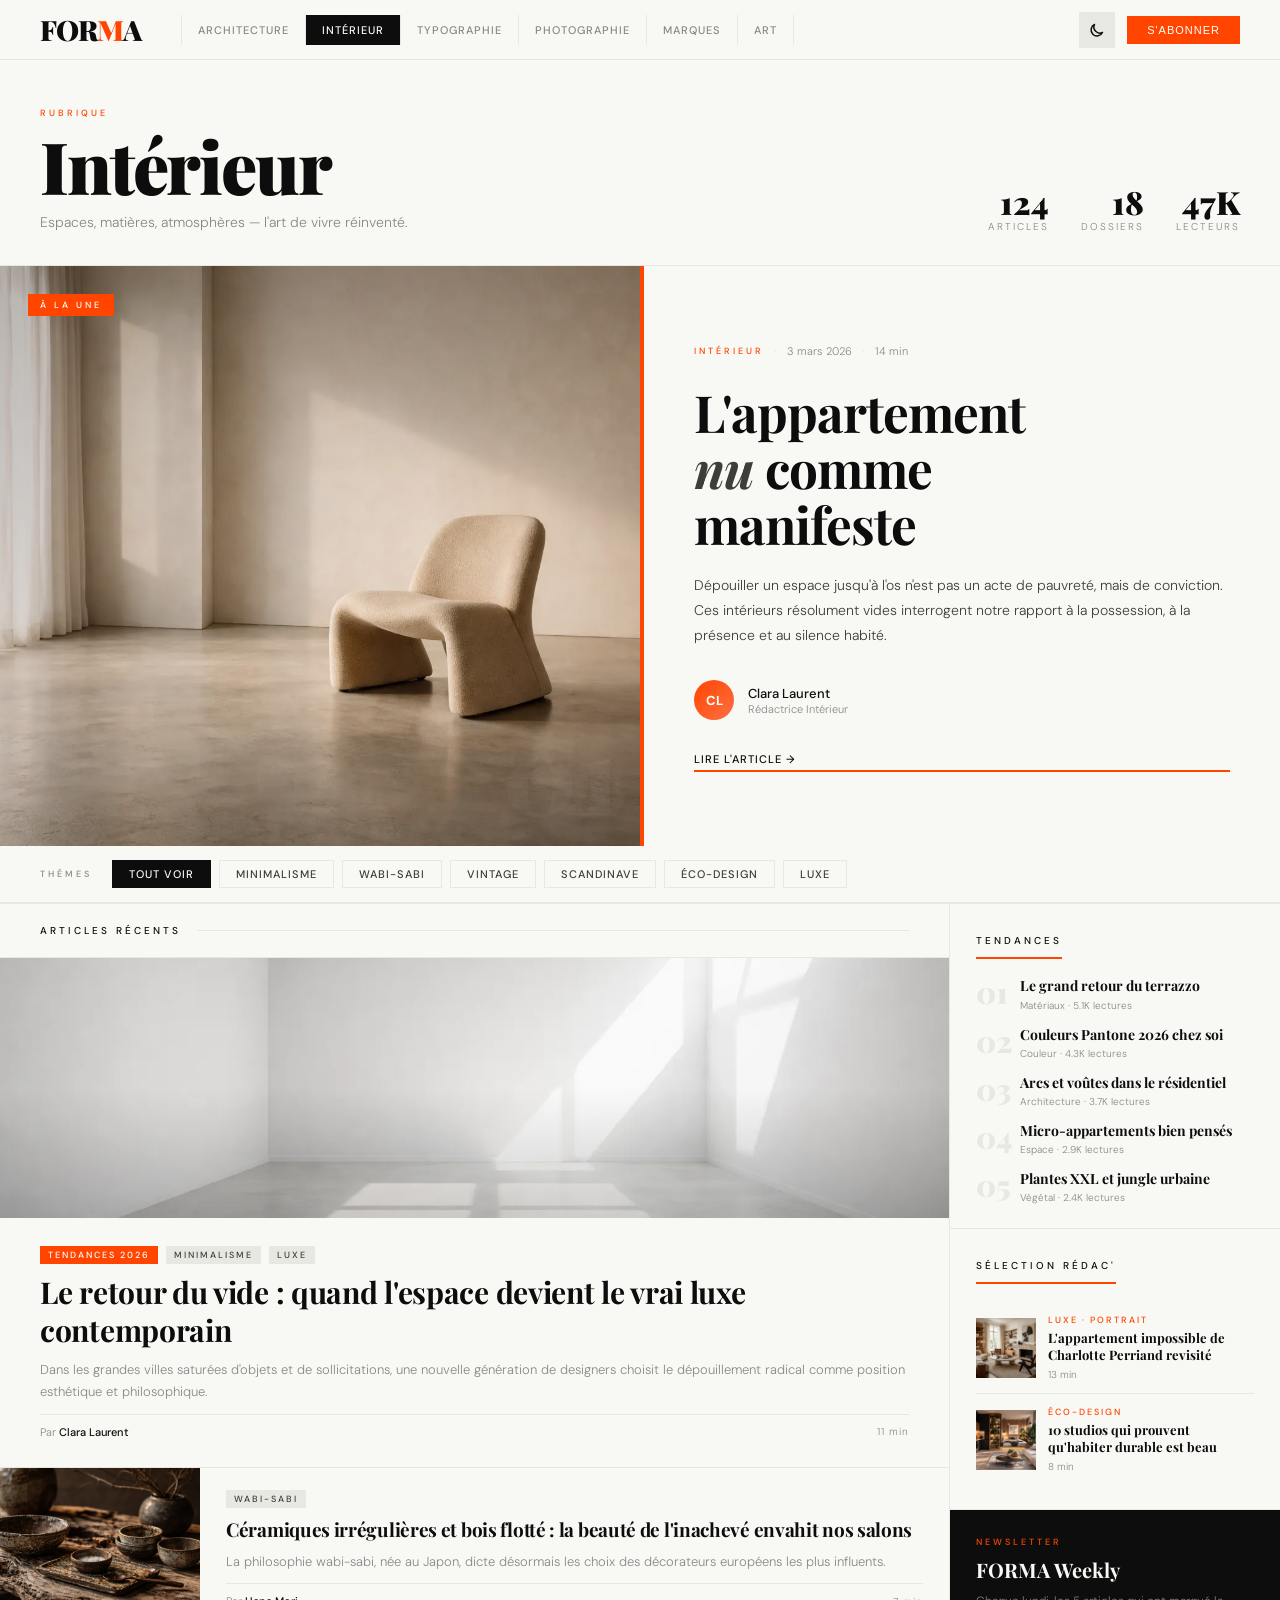
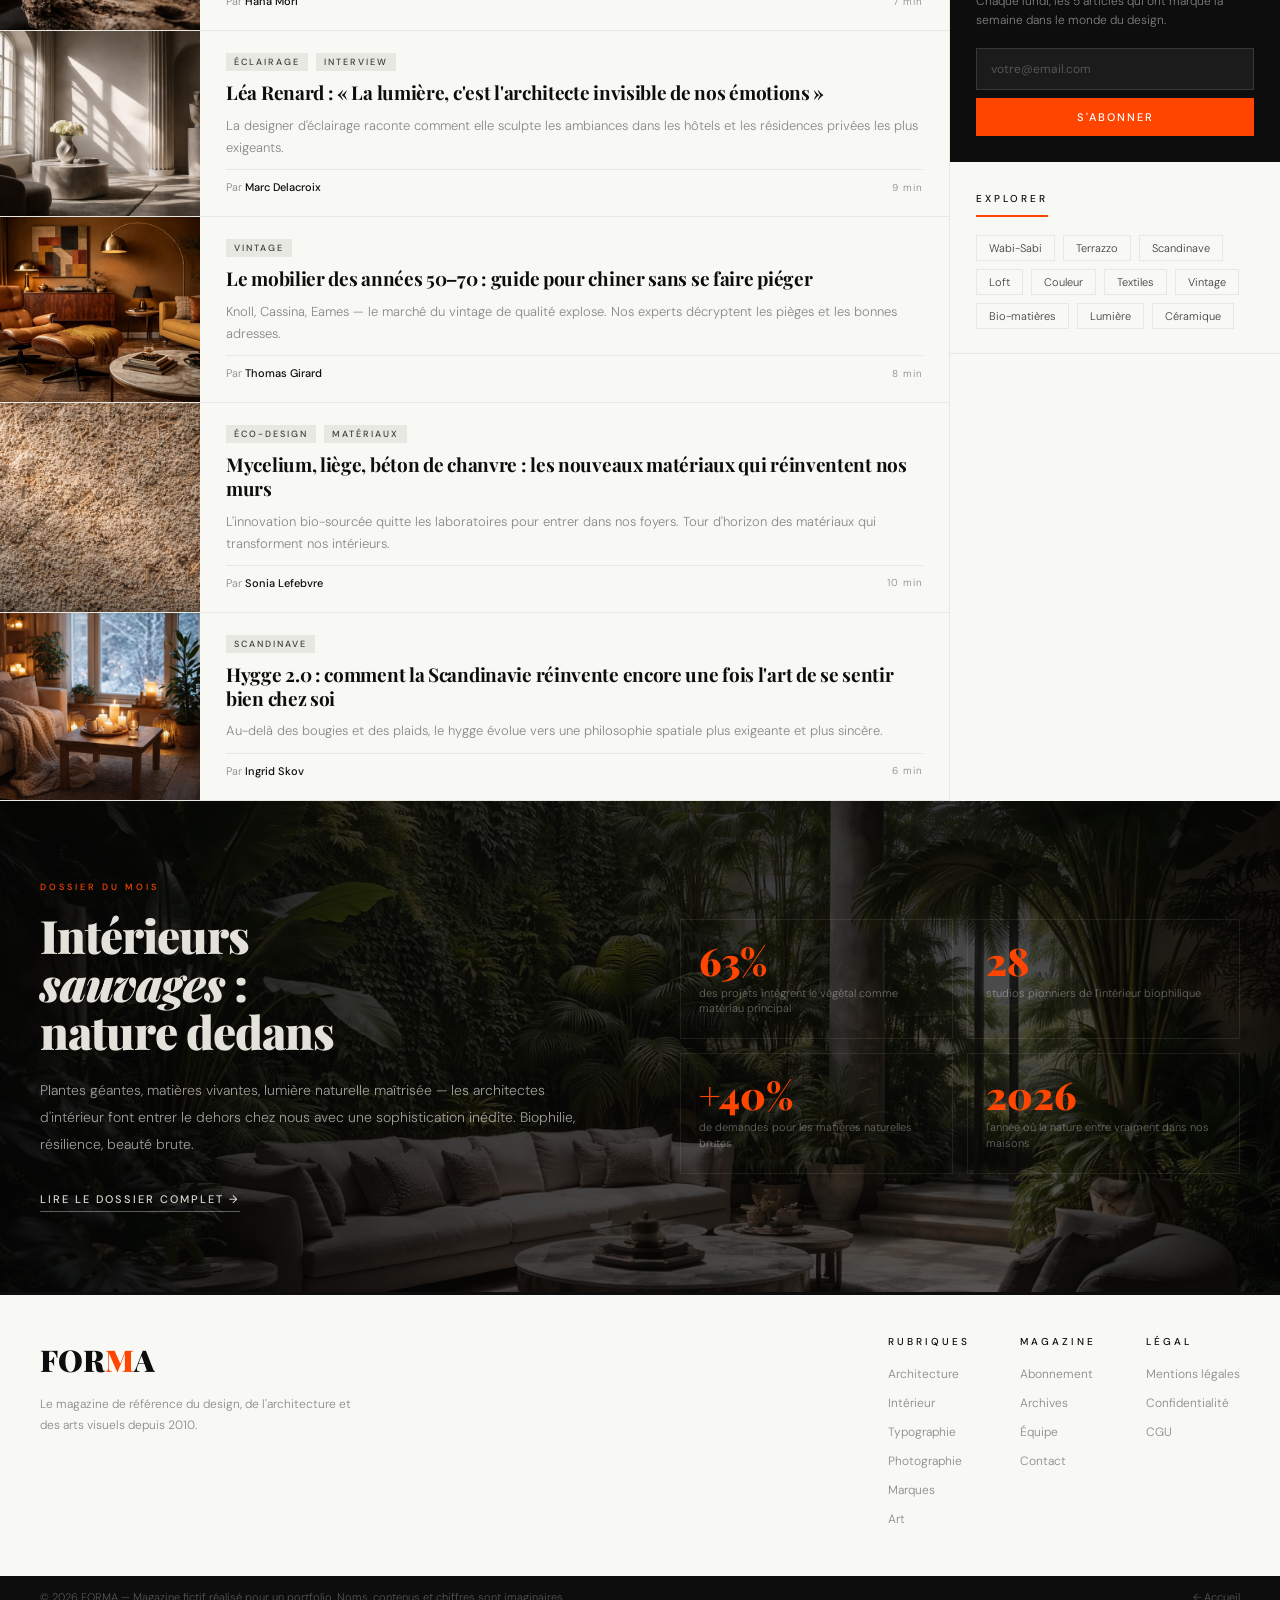
<file: Interieur/index.html>
<!DOCTYPE html>
<html lang="fr" data-theme="light">
<head>
  <meta charset="UTF-8">
  <meta name="viewport" content="width=device-width, initial-scale=1.0">
  <title>Intérieur — FORMA</title>
  <script>try{var t=localStorage.getItem('forma-theme');if(t)document.documentElement.setAttribute('data-theme',t);}catch(e){}</script>
  <link rel="icon" href="../assets/icons/favicon.svg" type="image/svg+xml">
  <link rel="icon" href="../assets/icons/favicon-32.png" sizes="32x32" type="image/png">
  <link rel="apple-touch-icon" href="../assets/icons/apple-touch-icon.png">
  <link rel="stylesheet" href="../assets/css/interieur.css">
  <link rel="stylesheet" href="../assets/css/shared.css">
</head>
<body>

  <!-- BARRE DE PROGRESSION -->
  <div class="rpbar" id="progress"></div>

  <!-- NAVIGATION -->
  <nav>
    <div class="nav-logo">FOR<span>M</span>A</div>
    <div class="nav-cats">
      <a href="../Architecture/index.html">Architecture</a>
      <a href="index.html" class="active">Intérieur</a>
      <a href="../Typographie/index.html">Typographie</a>
      <a href="../Photographie/index.html">Photographie</a>
      <a href="../Marques/index.html">Marques</a>
      <a href="../Art/index.html">Art</a>
    </div>
    <div class="nav-right">
      <button class="btn-theme" id="themeToggle" title="Changer de thème">
        <span class="btn-theme-icon">
          <svg class="icon-sun" width="16" height="16" viewBox="0 0 16 16" fill="none"><circle cx="8" cy="8" r="3" stroke="currentColor" stroke-width="1.5"/><line x1="8" y1="1" x2="8" y2="3" stroke="currentColor" stroke-width="1.5" stroke-linecap="round"/><line x1="8" y1="13" x2="8" y2="15" stroke="currentColor" stroke-width="1.5" stroke-linecap="round"/><line x1="1" y1="8" x2="3" y2="8" stroke="currentColor" stroke-width="1.5" stroke-linecap="round"/><line x1="13" y1="8" x2="15" y2="8" stroke="currentColor" stroke-width="1.5" stroke-linecap="round"/><line x1="2.93" y1="2.93" x2="4.34" y2="4.34" stroke="currentColor" stroke-width="1.5" stroke-linecap="round"/><line x1="11.66" y1="11.66" x2="13.07" y2="13.07" stroke="currentColor" stroke-width="1.5" stroke-linecap="round"/><line x1="2.93" y1="13.07" x2="4.34" y2="11.66" stroke="currentColor" stroke-width="1.5" stroke-linecap="round"/><line x1="11.66" y1="4.34" x2="13.07" y2="2.93" stroke="currentColor" stroke-width="1.5" stroke-linecap="round"/></svg>
          <svg class="icon-moon" width="16" height="16" viewBox="0 0 16 16" fill="none"><path d="M13.5 10.5A6 6 0 0 1 5.5 2.5a6 6 0 1 0 8 8z" stroke="currentColor" stroke-width="1.5" stroke-linejoin="round"/></svg>
        </span>
      </button>
      <button class="btn-sub" id="btnAbonner">S'abonner</button>
    </div>
  </nav>

  <!-- EN-TÊTE DE RUBRIQUE -->
  <div class="section-header">
    <div class="sh-left">
      <span class="sh-badge">Rubrique</span>
      <h1 class="sh-title">Intérieur</h1>
      <p class="sh-sub">Espaces, matières, atmosphères — l'art de vivre réinventé.</p>
    </div>
    <div class="sh-right">
      <div class="sh-stat"><span class="sh-n">124</span><span class="sh-l">articles</span></div>
      <div class="sh-stat"><span class="sh-n">18</span><span class="sh-l">dossiers</span></div>
      <div class="sh-stat"><span class="sh-n">47K</span><span class="sh-l">lecteurs</span></div>
    </div>
  </div>

  <!-- ARTICLE À LA UNE -->
  <section class="featured">
    <div class="feat-visual feat-visual--img" style="background-image: url('../assets/img/int-une.webp');">
      <div class="feat-visual-overlay"></div>
      <div class="feat-label">À la Une</div>
      <div class="feat-num">01</div>
    </div>
    <div class="feat-content">
      <div class="feat-meta">
        <span class="cat-tag">Intérieur</span>
        <span class="msep">·</span>
        <span class="mdate">3 mars 2026</span>
        <span class="msep">·</span>
        <span class="mdate">14 min</span>
      </div>
      <h2 class="feat-title">L'appartement<br><em>nu</em> comme<br>manifeste</h2>
      <p class="feat-excerpt">
        Dépouiller un espace jusqu'à l'os n'est pas un acte de pauvreté, mais de conviction.
        Ces intérieurs résolument vides interrogent notre rapport à la possession, à la présence et au silence habité.
      </p>
      <div class="feat-author">
        <div class="avatar">CL</div>
        <div>
          <p class="a-name">Clara Laurent</p>
          <p class="a-role">Rédactrice Intérieur</p>
        </div>
      </div>
      <button class="read-link" data-title="L'appartement nu comme manifeste" data-rt="14">Lire l'article →</button>
    </div>
  </section>

  <!-- FILTRE THÈMES -->
  <div class="filter-bar">
    <span class="fb-label">Thèmes</span>
    <div class="fb-tags">
      <button class="fb-btn active">Tout voir</button>
      <button class="fb-btn">Minimalisme</button>
      <button class="fb-btn">Wabi-Sabi</button>
      <button class="fb-btn">Vintage</button>
      <button class="fb-btn">Scandinave</button>
      <button class="fb-btn">Éco-design</button>
      <button class="fb-btn">Luxe</button>
    </div>
  </div>

  <!-- GRILLE PRINCIPALE + SIDEBAR -->
  <div class="content-grid">
    <div class="main-feed">
      <div class="feed-label">
        <h3>Articles récents</h3>
        <div class="fl-line"></div>
      </div>

      <!-- Article large -->
      <div class="art-card lg">
        <div class="c-visual">
          <div class="c-img c-img--photo" style="height:260px; background-image: url('../assets/img/int-vide-luxe.webp');"></div>
        </div>
        <div class="c-body">
          <div class="c-tags">
            <span class="ctag hl">Tendances 2026</span>
            <span class="ctag">Minimalisme</span>
            <span class="ctag">Luxe</span>
          </div>
          <h2 class="c-title">Le retour du vide : quand l'espace devient le vrai luxe contemporain</h2>
          <p class="c-exc">Dans les grandes villes saturées d'objets et de sollicitations, une nouvelle génération de designers choisit le dépouillement radical comme position esthétique et philosophique.</p>
          <div class="c-foot">
            <div class="c-auth">Par <strong>Clara Laurent</strong></div>
            <span class="c-rt">11 min</span>
          </div>
        </div>
      </div>

      <!-- Article 1 -->
      <div class="art-card">
        <div class="c-visual">
          <div class="c-img c-img--photo" style="background-image: url('../assets/img/int-wabi-sabi.webp');"></div>
        </div>
        <div class="c-body">
          <div class="c-tags"><span class="ctag">Wabi-Sabi</span></div>
          <h2 class="c-title">Céramiques irrégulières et bois flotté : la beauté de l'inachevé envahit nos salons</h2>
          <p class="c-exc">La philosophie wabi-sabi, née au Japon, dicte désormais les choix des décorateurs européens les plus influents.</p>
          <div class="c-foot">
            <div class="c-auth">Par <strong>Hana Mori</strong></div>
            <span class="c-rt">7 min</span>
          </div>
        </div>
      </div>

      <!-- Article 2 -->
      <div class="art-card">
        <div class="c-visual">
          <div class="c-img c-img--photo" style="background-image: url('../assets/img/int-lumiere.webp');"></div>
        </div>
        <div class="c-body">
          <div class="c-tags">
            <span class="ctag">Éclairage</span>
            <span class="ctag">Interview</span>
          </div>
          <h2 class="c-title">Léa Renard : « La lumière, c'est l'architecte invisible de nos émotions »</h2>
          <p class="c-exc">La designer d'éclairage raconte comment elle sculpte les ambiances dans les hôtels et les résidences privées les plus exigeants.</p>
          <div class="c-foot">
            <div class="c-auth">Par <strong>Marc Delacroix</strong></div>
            <span class="c-rt">9 min</span>
          </div>
        </div>
      </div>

      <!-- Article 3 -->
      <div class="art-card">
        <div class="c-visual">
          <div class="c-img c-img--photo" style="background-image: url('../assets/img/int-vintage.webp');"></div>
        </div>
        <div class="c-body">
          <div class="c-tags">
            <span class="ctag">Vintage</span>
          </div>
          <h2 class="c-title">Le mobilier des années 50–70 : guide pour chiner sans se faire piéger</h2>
          <p class="c-exc">Knoll, Cassina, Eames — le marché du vintage de qualité explose. Nos experts décryptent les pièges et les bonnes adresses.</p>
          <div class="c-foot">
            <div class="c-auth">Par <strong>Thomas Girard</strong></div>
            <span class="c-rt">8 min</span>
          </div>
        </div>
      </div>

      <!-- Article 4 -->
      <div class="art-card">
        <div class="c-visual">
          <div class="c-img c-img--photo" style="background-image: url('../assets/img/int-ecodesign.webp');"></div>
        </div>
        <div class="c-body">
          <div class="c-tags">
            <span class="ctag">Éco-design</span>
            <span class="ctag">Matériaux</span>
          </div>
          <h2 class="c-title">Mycelium, liège, béton de chanvre : les nouveaux matériaux qui réinventent nos murs</h2>
          <p class="c-exc">L'innovation bio-sourcée quitte les laboratoires pour entrer dans nos foyers. Tour d'horizon des matériaux qui transforment nos intérieurs.</p>
          <div class="c-foot">
            <div class="c-auth">Par <strong>Sonia Lefebvre</strong></div>
            <span class="c-rt">10 min</span>
          </div>
        </div>
      </div>

      <!-- Article 5 -->
      <div class="art-card">
        <div class="c-visual">
          <div class="c-img c-img--photo" style="background-image: url('../assets/img/int-scandinave.webp');"></div>
        </div>
        <div class="c-body">
          <div class="c-tags"><span class="ctag">Scandinave</span></div>
          <h2 class="c-title">Hygge 2.0 : comment la Scandinavie réinvente encore une fois l'art de se sentir bien chez soi</h2>
          <p class="c-exc">Au-delà des bougies et des plaids, le hygge évolue vers une philosophie spatiale plus exigeante et plus sincère.</p>
          <div class="c-foot">
            <div class="c-auth">Par <strong>Ingrid Skov</strong></div>
            <span class="c-rt">6 min</span>
          </div>
        </div>
      </div>

    </div>

    <!-- SIDEBAR -->
    <aside class="sidebar">
      <div class="sb-sec">
        <p class="sb-title">Tendances</p>
        <div class="trend-list">
          <div class="trend-item">
            <div class="t-num">01</div>
            <div><p class="t-title">Le grand retour du terrazzo</p><p class="t-meta">Matériaux · 5.1K lectures</p></div>
          </div>
          <div class="trend-item">
            <div class="t-num">02</div>
            <div><p class="t-title">Couleurs Pantone 2026 chez soi</p><p class="t-meta">Couleur · 4.3K lectures</p></div>
          </div>
          <div class="trend-item">
            <div class="t-num">03</div>
            <div><p class="t-title">Arcs et voûtes dans le résidentiel</p><p class="t-meta">Architecture · 3.7K lectures</p></div>
          </div>
          <div class="trend-item">
            <div class="t-num">04</div>
            <div><p class="t-title">Micro-appartements bien pensés</p><p class="t-meta">Espace · 2.9K lectures</p></div>
          </div>
          <div class="trend-item">
            <div class="t-num">05</div>
            <div><p class="t-title">Plantes XXL et jungle urbaine</p><p class="t-meta">Végétal · 2.4K lectures</p></div>
          </div>
        </div>
      </div>

      <!-- Sélection rédac' -->
      <div class="sb-sec editorial-pick">
        <p class="sb-title">Sélection rédac'</p>
        <div class="ep-card">
          <div class="ep-visual c-img--photo" style="background-image: url('../assets/img/int-perriand.webp'); background-size: cover; background-position: center;"></div>
          <div class="ep-body">
            <p class="ep-cat">Luxe · Portrait</p>
            <p class="ep-ttl">L'appartement impossible de Charlotte Perriand revisité</p>
            <p class="ep-rt">13 min</p>
          </div>
        </div>
        <div class="ep-card">
          <div class="ep-visual c-img--photo" style="background-image: url('../assets/img/int-studio-durable.webp'); background-size: cover; background-position: center;"></div>
          <div class="ep-body">
            <p class="ep-cat">Éco-design</p>
            <p class="ep-ttl">10 studios qui prouvent qu'habiter durable est beau</p>
            <p class="ep-rt">8 min</p>
          </div>
        </div>
      </div>

      <div class="nl-side">
        <p class="nl-tag">Newsletter</p>
        <h3 class="nl-title">FORMA Weekly</h3>
        <p class="nl-sub">Chaque lundi, les 5 articles qui ont marqué la semaine dans le monde du design.</p>
        <div class="nl-form">
          <input class="nl-inp" type="email" placeholder="votre@email.com">
          <button class="nl-btn">S'abonner</button>
        </div>
      </div>

      <div class="sb-sec">
        <p class="sb-title">Explorer</p>
        <div class="tags-cloud">
          <span class="tag-pill">Wabi-Sabi</span>
          <span class="tag-pill">Terrazzo</span>
          <span class="tag-pill">Scandinave</span>
          <span class="tag-pill">Loft</span>
          <span class="tag-pill">Couleur</span>
          <span class="tag-pill">Textiles</span>
          <span class="tag-pill">Vintage</span>
          <span class="tag-pill">Bio-matières</span>
          <span class="tag-pill">Lumière</span>
          <span class="tag-pill">Céramique</span>
        </div>
      </div>
    </aside>
  </div>

  <!-- DOSSIER DU MOIS -->
  <section class="full-feat" style="background-image: url('../assets/img/int-dossier-nature.webp');">
    <div class="full-feat-overlay"></div>
    <div class="full-feat-content">
      <p class="ff-tag">Dossier du mois</p>
      <h2 class="ff-title">Intérieurs<br><em>sauvages</em> :<br>nature dedans</h2>
      <p class="ff-text">
        Plantes géantes, matières vivantes, lumière naturelle maîtrisée — les architectes d'intérieur font entrer le dehors chez nous
        avec une sophistication inédite. Biophilie, résilience, beauté brute.
      </p>
      <button class="ff-link" data-title="Intérieurs sauvages : nature dedans" data-rt="16">Lire le dossier complet →</button>
    </div>
    <div class="ff-right">
      <div class="ff-stat">
        <div class="ff-num">63%</div>
        <div class="ff-label">des projets intègrent le végétal comme matériau principal</div>
      </div>
      <div class="ff-stat">
        <div class="ff-num">28</div>
        <div class="ff-label">studios pionniers de l'intérieur biophilique</div>
      </div>
      <div class="ff-stat">
        <div class="ff-num">+40%</div>
        <div class="ff-label">de demandes pour les matières naturelles brutes</div>
      </div>
      <div class="ff-stat">
        <div class="ff-num">2026</div>
        <div class="ff-label">l'année où la nature entre vraiment dans nos maisons</div>
      </div>
    </div>
  </section>

  <!-- FOOTER -->
  <footer>
    <div class="fl">
      <p class="logo">FOR<span>M</span>A</p>
      <p>Le magazine de référence du design, de l'architecture et des arts visuels depuis 2010.</p>
    </div>
    <div class="fcols">
      <div class="fcol">
        <h4>Rubriques</h4>
        <ul>
          <li><a href="../Architecture/index.html">Architecture</a></li>
          <li><a href="index.html">Intérieur</a></li>
          <li><a href="../Typographie/index.html">Typographie</a></li>
          <li><a href="../Photographie/index.html">Photographie</a></li>
          <li><a href="../Marques/index.html">Marques</a></li>
          <li><a href="../Art/index.html">Art</a></li>
        </ul>
      </div>
      <div class="fcol">
        <h4>Magazine</h4>
        <ul>
          <li><a href="#" class="footer-link" data-modal="abonnement">Abonnement</a></li>
          <li><a href="#" class="footer-link" data-modal="archives">Archives</a></li>
          <li><a href="#" class="footer-link" data-modal="equipe">Équipe</a></li>
          <li><a href="#" class="footer-link" data-modal="contact">Contact</a></li>
        </ul>
      </div>
      <div class="fcol">
        <h4>Légal</h4>
        <ul>
          <li><a href="#" class="footer-link" data-modal="mentions">Mentions légales</a></li>
          <li><a href="#" class="footer-link" data-modal="confidentialite">Confidentialité</a></li>
          <li><a href="#" class="footer-link" data-modal="cgu">CGU</a></li>
        </ul>
      </div>
    </div>
  </footer>
  <div class="fbar">
    <p>© 2026 FORMA — Magazine fictif réalisé pour un portfolio. Noms, contenus et chiffres sont imaginaires.</p>
    <p><a href="../index.html" style="color:inherit;text-decoration:none;">← Accueil</a></p>
  </div>


  <!-- ═══ MODAL ARTICLE ═══ -->
  <div class="modal-overlay" id="articleOverlay">
    <div class="modal-box">
      <button class="modal-close" data-close="article">✕</button>
      <div class="modal-inner">
        <p class="modal-eyebrow">Intérieur — FORMA Magazine</p>
        <h2 class="modal-title" id="articleTitle">Titre</h2>
        <div class="modal-meta">
          <span>Mars 2026</span>
          <span class="modal-sep">·</span>
          <span id="articleRt">10 min de lecture</span>
        </div>
        <div class="modal-body">
          <p>Vous lisez un aperçu de cet article. Le contenu intégral — reportages, analyses et références — est réservé aux abonnés FORMA.</p>
          <p>FORMA est un magazine indépendant fondé en 2010, lu par 47 000 passionnés d'intérieur chaque mois.</p>
        </div>
        <button class="modal-cta" id="articleSubBtn">Lire l'article complet — S'abonner →</button>
      </div>
    </div>
  </div>

  <!-- ═══ MODAL ABONNEMENT ═══ -->
  <div class="modal-overlay" id="subOverlay">
    <div class="modal-box modal-wide">
      <button class="modal-close" data-close="sub">✕</button>
      <div class="modal-inner">
        <p class="modal-eyebrow">Rejoindre FORMA</p>
        <h2 class="modal-title">Choisissez votre formule</h2>
        <p class="modal-desc">Accès illimité aux articles, archives depuis 2010, newsletter hebdomadaire.</p>
        <div class="sub-plans">
          <div class="sub-plan" id="planMensuel">
            <p class="plan-name">Mensuel</p>
            <p class="plan-price">9 <span>€/mois</span></p>
            <ul>
              <li>✓ Tous les articles</li>
              <li>✓ Newsletter</li>
              <li>✓ Application mobile</li>
            </ul>
          </div>
          <div class="sub-plan sub-plan--featured" id="planAnnuel">
            <p class="plan-name">Annuel <span class="plan-promo">−30%</span></p>
            <p class="plan-price">75 <span>€/an</span></p>
            <ul>
              <li>✓ Tous les articles</li>
              <li>✓ Newsletter</li>
              <li>✓ Application mobile</li>
              <li>✓ Archives complètes 2010–2026</li>
              <li>✓ Magazine papier (12 numéros)</li>
            </ul>
          </div>
        </div>
        <div id="subFormWrap">
          <input class="modal-input" type="email" id="subEmail" placeholder="votre@email.com">
          <button class="modal-cta" id="subSubmit">Commencer mon abonnement →</button>
          <p class="sub-legal">Sans engagement · Résiliation en 1 clic · Paiement sécurisé</p>
        </div>
        <p class="sub-ok" id="subOk" style="display:none;">✓ Merci ! Un email de confirmation arrive dans votre boîte.</p>
      </div>
    </div>
  </div>

  <!-- ═══ MODAL INFO ═══ -->
  <div class="modal-overlay" id="infoOverlay">
    <div class="modal-box">
      <button class="modal-close" data-close="info">✕</button>
      <div class="modal-inner">
        <p class="modal-eyebrow" id="infoEyebrow">FORMA</p>
        <h2 class="modal-title" id="infoTitle"></h2>
        <div class="modal-body" id="infoBody"></div>
      </div>
    </div>
  </div>

  <script src="../assets/js/shared.js"></script>

</body>
</html>
</file>
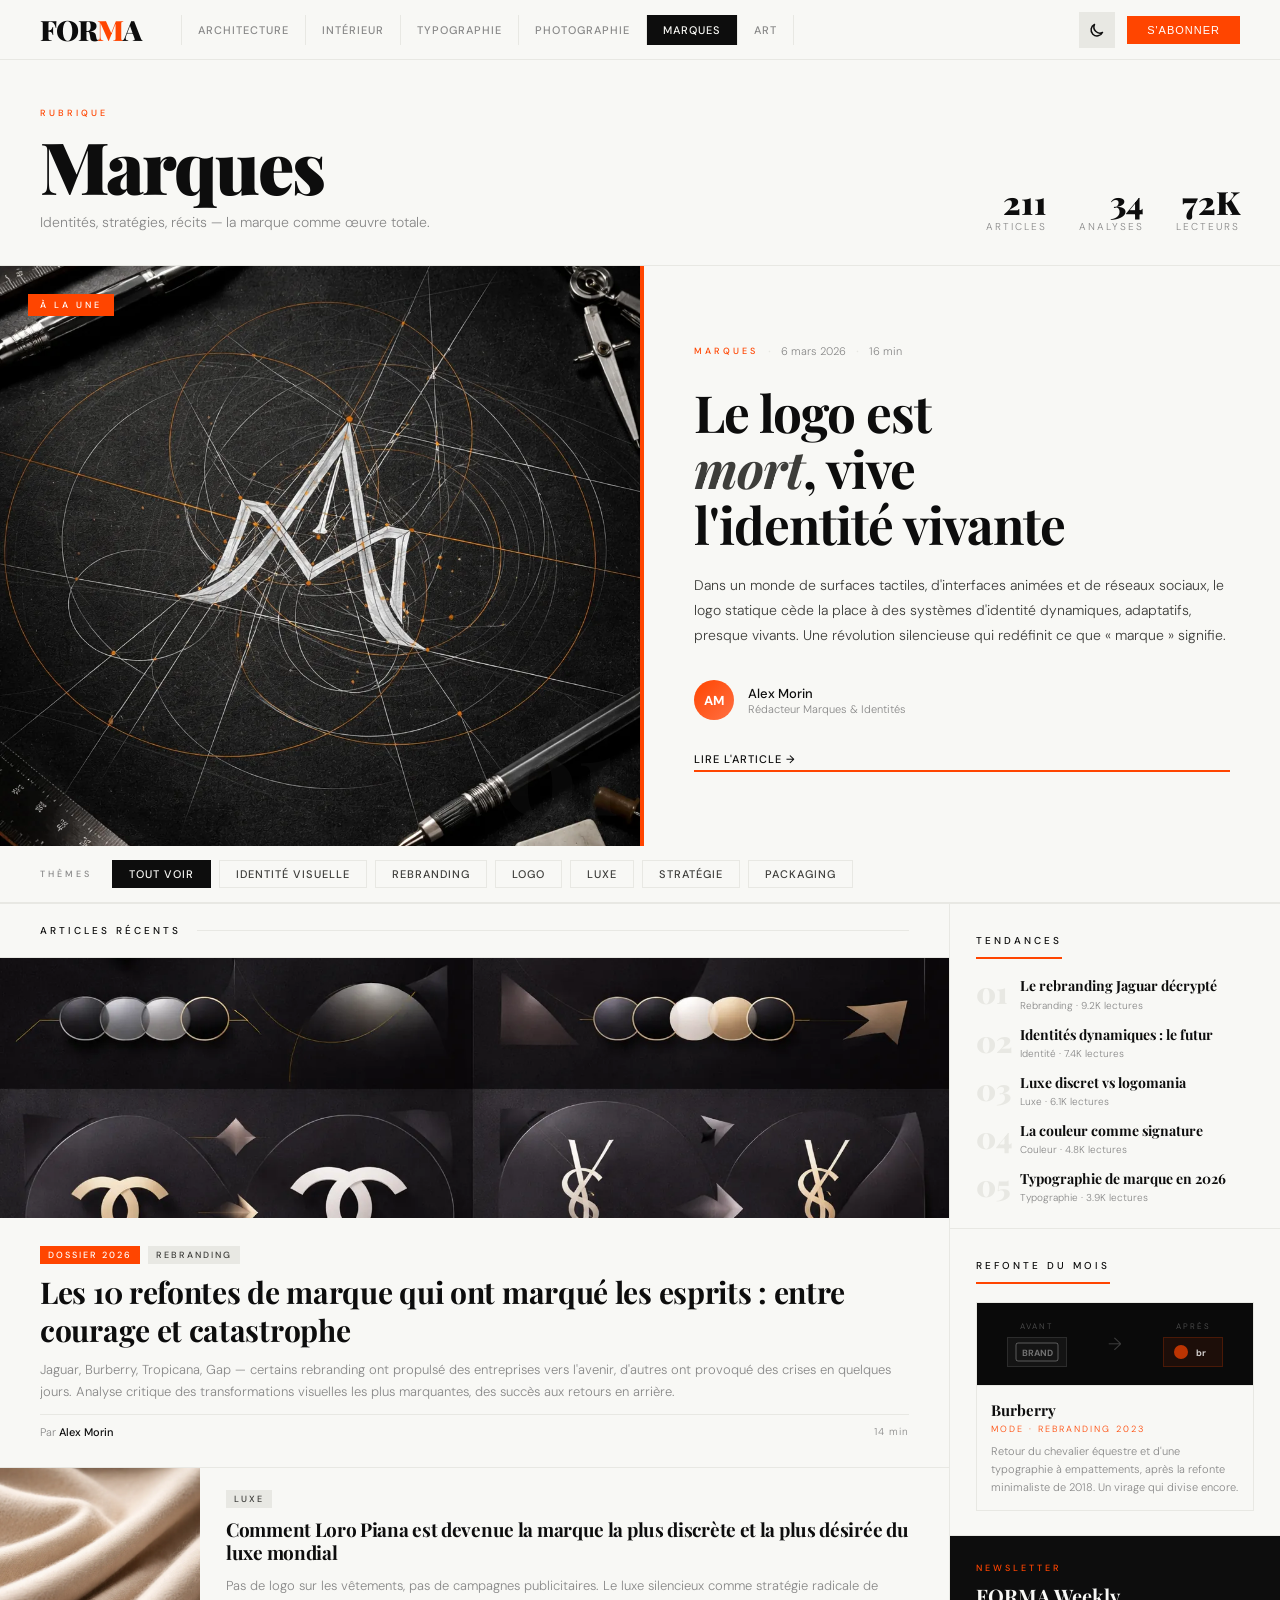
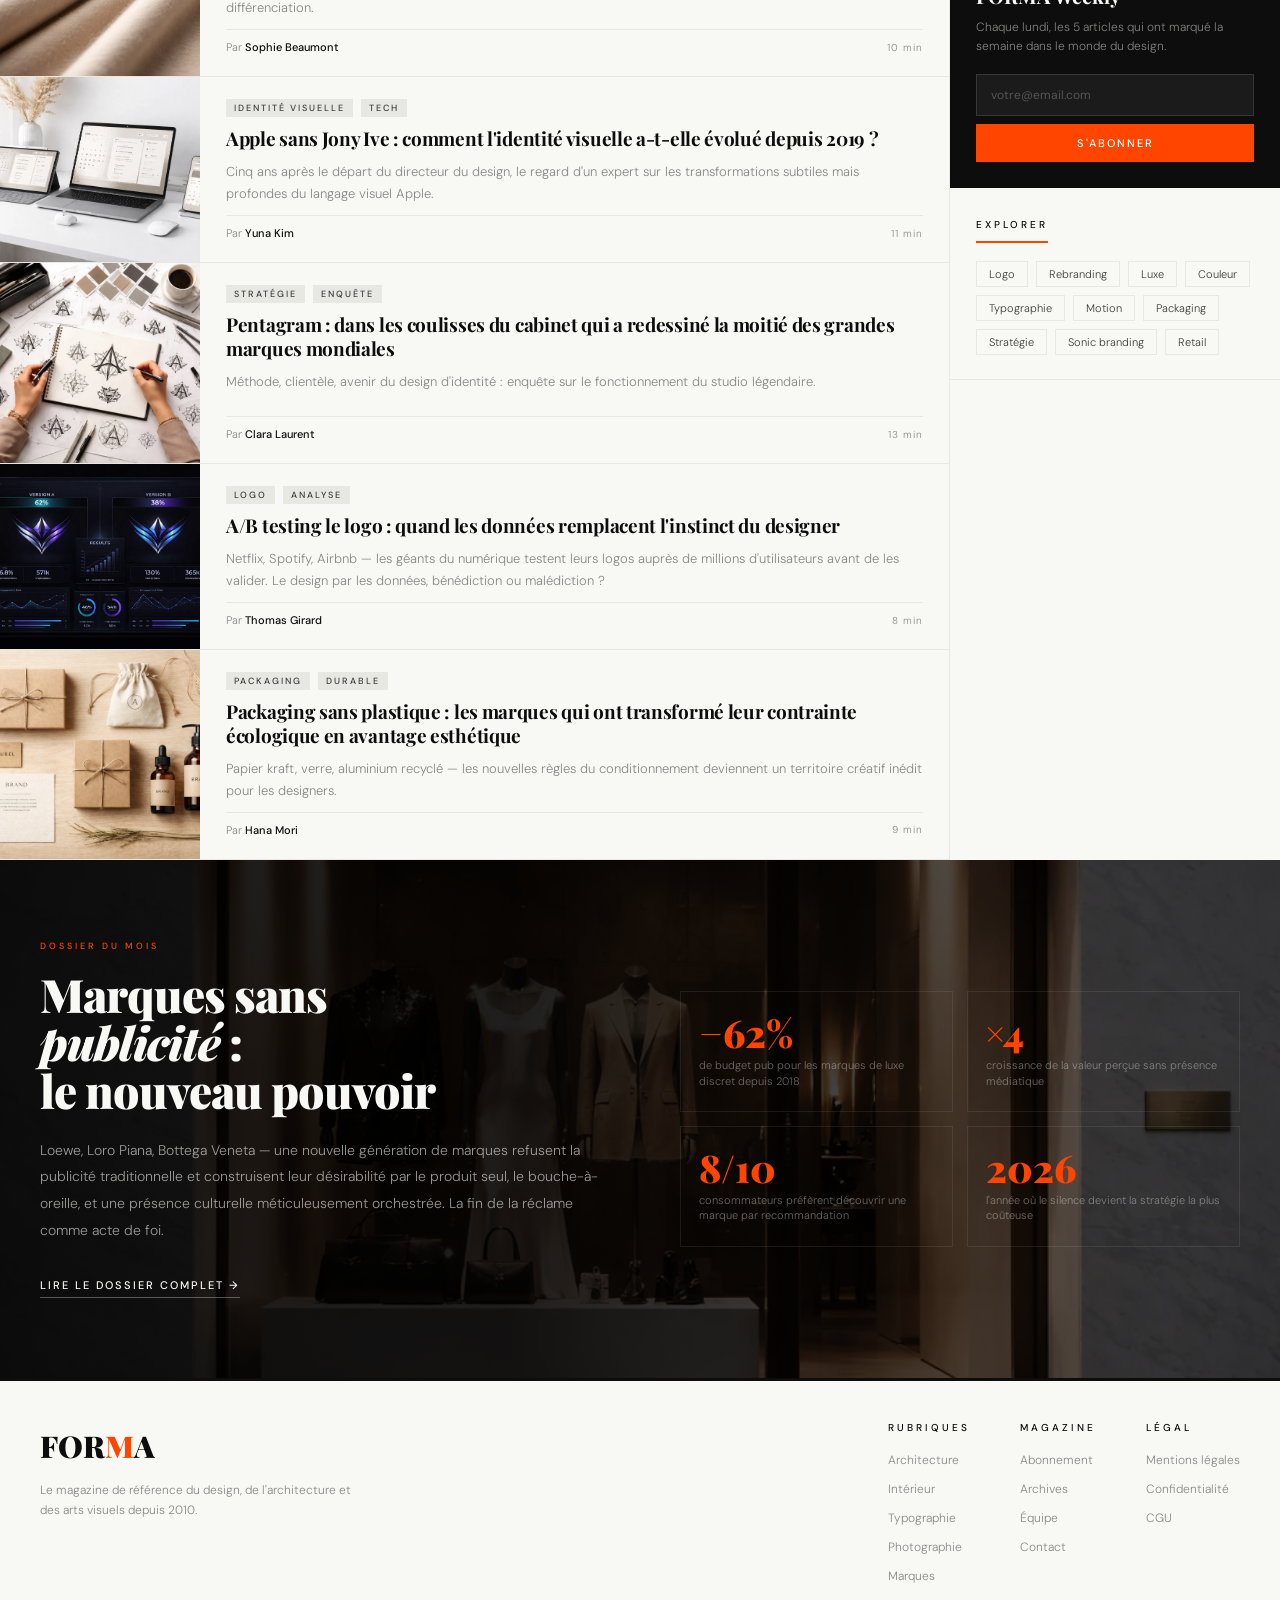
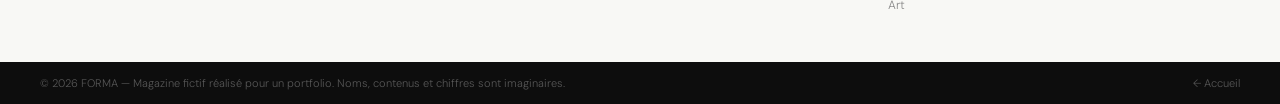
<file: Marques/index.html>
<!DOCTYPE html>
<html lang="fr" data-theme="light">
<head>
  <meta charset="UTF-8">
  <meta name="viewport" content="width=device-width, initial-scale=1.0">
  <title>Marques — FORMA</title>
  <script>try{var t=localStorage.getItem('forma-theme');if(t)document.documentElement.setAttribute('data-theme',t);}catch(e){}</script>
  <link rel="icon" href="../assets/icons/favicon.svg" type="image/svg+xml">
  <link rel="icon" href="../assets/icons/favicon-32.png" sizes="32x32" type="image/png">
  <link rel="apple-touch-icon" href="../assets/icons/apple-touch-icon.png">
  <link rel="stylesheet" href="../assets/css/marques.css">
  <link rel="stylesheet" href="../assets/css/shared.css">
</head>
<body>

  <!-- BARRE DE PROGRESSION -->
  <div class="rpbar" id="progress"></div>

  <!-- NAVIGATION -->
  <nav>
    <div class="nav-logo">FOR<span>M</span>A</div>
    <div class="nav-cats">
      <a href="../Architecture/index.html">Architecture</a>
      <a href="../Interieur/index.html">Intérieur</a>
      <a href="../Typographie/index.html">Typographie</a>
      <a href="../Photographie/index.html">Photographie</a>
      <a href="index.html" class="active">Marques</a>
      <a href="../Art/index.html">Art</a>
    </div>
    <div class="nav-right">
      <button class="btn-theme" id="themeToggle" title="Changer de thème">
        <span class="btn-theme-icon">
          <svg class="icon-sun" width="16" height="16" viewBox="0 0 16 16" fill="none"><circle cx="8" cy="8" r="3" stroke="currentColor" stroke-width="1.5"/><line x1="8" y1="1" x2="8" y2="3" stroke="currentColor" stroke-width="1.5" stroke-linecap="round"/><line x1="8" y1="13" x2="8" y2="15" stroke="currentColor" stroke-width="1.5" stroke-linecap="round"/><line x1="1" y1="8" x2="3" y2="8" stroke="currentColor" stroke-width="1.5" stroke-linecap="round"/><line x1="13" y1="8" x2="15" y2="8" stroke="currentColor" stroke-width="1.5" stroke-linecap="round"/><line x1="2.93" y1="2.93" x2="4.34" y2="4.34" stroke="currentColor" stroke-width="1.5" stroke-linecap="round"/><line x1="11.66" y1="11.66" x2="13.07" y2="13.07" stroke="currentColor" stroke-width="1.5" stroke-linecap="round"/><line x1="2.93" y1="13.07" x2="4.34" y2="11.66" stroke="currentColor" stroke-width="1.5" stroke-linecap="round"/><line x1="11.66" y1="4.34" x2="13.07" y2="2.93" stroke="currentColor" stroke-width="1.5" stroke-linecap="round"/></svg>
          <svg class="icon-moon" width="16" height="16" viewBox="0 0 16 16" fill="none"><path d="M13.5 10.5A6 6 0 0 1 5.5 2.5a6 6 0 1 0 8 8z" stroke="currentColor" stroke-width="1.5" stroke-linejoin="round"/></svg>
        </span>
      </button>
      <button class="btn-sub">S'abonner</button>
    </div>
  </nav>

  <!-- EN-TÊTE DE RUBRIQUE -->
  <div class="section-header">
    <div class="sh-left">
      <span class="sh-badge">Rubrique</span>
      <h1 class="sh-title">Marques</h1>
      <p class="sh-sub">Identités, stratégies, récits — la marque comme œuvre totale.</p>
    </div>
    <div class="sh-right">
      <div class="sh-stat"><span class="sh-n">211</span><span class="sh-l">articles</span></div>
      <div class="sh-stat"><span class="sh-n">34</span><span class="sh-l">analyses</span></div>
      <div class="sh-stat"><span class="sh-n">72K</span><span class="sh-l">lecteurs</span></div>
    </div>
  </div>

  <!-- ARTICLE À LA UNE -->
  <section class="featured">
    <div class="feat-visual">
      <div class="feat-art">
        <img src="../assets/img/mk-une.webp" alt="Identité de marque vivante" style="width:100%;height:100%;object-fit:cover;position:absolute;inset:0;">
      </div>
      <div class="feat-label">À la Une</div>
      <div class="feat-num">01</div>
    </div>
    <div class="feat-content">
      <div class="feat-meta">
        <span class="cat-tag">Marques</span>
        <span class="msep">·</span>
        <span class="mdate">6 mars 2026</span>
        <span class="msep">·</span>
        <span class="mdate">16 min</span>
      </div>
      <h2 class="feat-title">Le logo est<br><em>mort</em>, vive<br>l'identité vivante</h2>
      <p class="feat-excerpt">
        Dans un monde de surfaces tactiles, d'interfaces animées et de réseaux sociaux,
        le logo statique cède la place à des systèmes d'identité dynamiques, adaptatifs,
        presque vivants. Une révolution silencieuse qui redéfinit ce que « marque » signifie.
      </p>
      <div class="feat-author">
        <div class="avatar">AM</div>
        <div>
          <p class="a-name">Alex Morin</p>
          <p class="a-role">Rédacteur Marques & Identités</p>
        </div>
      </div>
      <a href="#" class="read-link">Lire l'article →</a>
    </div>
  </section>

  <!-- FILTRE THÈMES -->
  <div class="filter-bar">
    <span class="fb-label">Thèmes</span>
    <div class="fb-tags">
      <button class="fb-btn active">Tout voir</button>
      <button class="fb-btn">Identité visuelle</button>
      <button class="fb-btn">Rebranding</button>
      <button class="fb-btn">Logo</button>
      <button class="fb-btn">Luxe</button>
      <button class="fb-btn">Stratégie</button>
      <button class="fb-btn">Packaging</button>
    </div>
  </div>

  <!-- GRILLE PRINCIPALE + SIDEBAR -->
  <div class="content-grid">
    <div class="main-feed">
      <div class="feed-label">
        <h3>Articles récents</h3>
        <div class="fl-line"></div>
      </div>

      <!-- Article large -->
      <div class="art-card lg" data-tags="rebranding">
        <div class="c-visual">
          <div class="c-img mk1" style="height:260px;">
            <img loading="lazy" src="../assets/img/mk-rebranding.webp" alt="Refontes de marque" style="width:100%;height:100%;object-fit:cover;display:block;">
          </div>
        </div>
        <div class="c-body">
          <div class="c-tags">
            <span class="ctag hl">Dossier 2026</span>
            <span class="ctag">Rebranding</span>
          </div>
          <h2 class="c-title">Les 10 refontes de marque qui ont marqué les esprits : entre courage et catastrophe</h2>
          <p class="c-exc">Jaguar, Burberry, Tropicana, Gap — certains rebranding ont propulsé des entreprises vers l'avenir, d'autres ont provoqué des crises en quelques jours. Analyse critique des transformations visuelles les plus marquantes, des succès aux retours en arrière.</p>
          <div class="c-foot">
            <div class="c-auth">Par <strong>Alex Morin</strong></div>
            <span class="c-rt">14 min</span>
          </div>
        </div>
      </div>

      <!-- Article 1 -->
      <div class="art-card" data-tags="luxe">
        <div class="c-visual">
          <div class="c-img mk2">
            <img loading="lazy" src="../assets/img/mk-luxe.webp" alt="Luxe silencieux Loro Piana" style="width:100%;height:100%;object-fit:cover;display:block;">
          </div>
        </div>
        <div class="c-body">
          <div class="c-tags"><span class="ctag">Luxe</span></div>
          <h2 class="c-title">Comment Loro Piana est devenue la marque la plus discrète et la plus désirée du luxe mondial</h2>
          <p class="c-exc">Pas de logo sur les vêtements, pas de campagnes publicitaires. Le luxe silencieux comme stratégie radicale de différenciation.</p>
          <div class="c-foot">
            <div class="c-auth">Par <strong>Sophie Beaumont</strong></div>
            <span class="c-rt">10 min</span>
          </div>
        </div>
      </div>

      <!-- Article 2 -->
      <div class="art-card" data-tags="identite-visuelle">
        <div class="c-visual">
          <div class="c-img mk3">
            <img loading="lazy" src="../assets/img/mk-apple.webp" alt="Apple identité visuelle" style="width:100%;height:100%;object-fit:cover;display:block;">
          </div>
        </div>
        <div class="c-body">
          <div class="c-tags">
            <span class="ctag">Identité visuelle</span>
            <span class="ctag">Tech</span>
          </div>
          <h2 class="c-title">Apple sans Jony Ive : comment l'identité visuelle a-t-elle évolué depuis 2019 ?</h2>
          <p class="c-exc">Cinq ans après le départ du directeur du design, le regard d'un expert sur les transformations subtiles mais profondes du langage visuel Apple.</p>
          <div class="c-foot">
            <div class="c-auth">Par <strong>Yuna Kim</strong></div>
            <span class="c-rt">11 min</span>
          </div>
        </div>
      </div>

      <!-- Article 3 -->
      <div class="art-card" data-tags="strategie">
        <div class="c-visual">
          <div class="c-img mk4">
            <img loading="lazy" src="../assets/img/mk-pentagram.webp" alt="Studio Pentagram design" style="width:100%;height:100%;object-fit:cover;display:block;">
          </div>
        </div>
        <div class="c-body">
          <div class="c-tags">
            <span class="ctag">Stratégie</span>
            <span class="ctag">Enquête</span>
          </div>
          <h2 class="c-title">Pentagram : dans les coulisses du cabinet qui a redessiné la moitié des grandes marques mondiales</h2>
          <p class="c-exc">Méthode, clientèle, avenir du design d'identité : enquête sur le fonctionnement du studio légendaire.</p>
          <div class="c-foot">
            <div class="c-auth">Par <strong>Clara Laurent</strong></div>
            <span class="c-rt">13 min</span>
          </div>
        </div>
      </div>

      <!-- Article 4 -->
      <div class="art-card" data-tags="logo">
        <div class="c-visual">
          <div class="c-img mk5">
            <img loading="lazy" src="../assets/img/mk-logo-ab.webp" alt="A/B testing logo" style="width:100%;height:100%;object-fit:cover;display:block;">
          </div>
        </div>
        <div class="c-body">
          <div class="c-tags"><span class="ctag">Logo</span><span class="ctag">Analyse</span></div>
          <h2 class="c-title">A/B testing le logo : quand les données remplacent l'instinct du designer</h2>
          <p class="c-exc">Netflix, Spotify, Airbnb — les géants du numérique testent leurs logos auprès de millions d'utilisateurs avant de les valider. Le design par les données, bénédiction ou malédiction ?</p>
          <div class="c-foot">
            <div class="c-auth">Par <strong>Thomas Girard</strong></div>
            <span class="c-rt">8 min</span>
          </div>
        </div>
      </div>

      <!-- Article 5 -->
      <div class="art-card" data-tags="packaging">
        <div class="c-visual">
          <div class="c-img mk6">
            <img loading="lazy" src="../assets/img/mk-packaging.webp" alt="Packaging sans plastique" style="width:100%;height:100%;object-fit:cover;display:block;">
          </div>
        </div>
        <div class="c-body">
          <div class="c-tags">
            <span class="ctag">Packaging</span>
            <span class="ctag">Durable</span>
          </div>
          <h2 class="c-title">Packaging sans plastique : les marques qui ont transformé leur contrainte écologique en avantage esthétique</h2>
          <p class="c-exc">Papier kraft, verre, aluminium recyclé — les nouvelles règles du conditionnement deviennent un territoire créatif inédit pour les designers.</p>
          <div class="c-foot">
            <div class="c-auth">Par <strong>Hana Mori</strong></div>
            <span class="c-rt">9 min</span>
          </div>
        </div>
      </div>

    </div>

    <!-- SIDEBAR -->
    <aside class="sidebar">
      <div class="sb-sec">
        <p class="sb-title">Tendances</p>
        <div class="trend-list">
          <div class="trend-item">
            <div class="t-num">01</div>
            <div><p class="t-title">Le rebranding Jaguar décrypté</p><p class="t-meta">Rebranding · 9.2K lectures</p></div>
          </div>
          <div class="trend-item">
            <div class="t-num">02</div>
            <div><p class="t-title">Identités dynamiques : le futur</p><p class="t-meta">Identité · 7.4K lectures</p></div>
          </div>
          <div class="trend-item">
            <div class="t-num">03</div>
            <div><p class="t-title">Luxe discret vs logomania</p><p class="t-meta">Luxe · 6.1K lectures</p></div>
          </div>
          <div class="trend-item">
            <div class="t-num">04</div>
            <div><p class="t-title">La couleur comme signature</p><p class="t-meta">Couleur · 4.8K lectures</p></div>
          </div>
          <div class="trend-item">
            <div class="t-num">05</div>
            <div><p class="t-title">Typographie de marque en 2026</p><p class="t-meta">Typographie · 3.9K lectures</p></div>
          </div>
        </div>
      </div>

      <!-- Refonte du mois -->
      <div class="sb-sec">
        <p class="sb-title">Refonte du mois</p>
        <div class="rebrand-card">
          <div class="rb-before-after">
            <div class="rb-before">
              <span class="rb-lbl">Avant</span>
              <div class="rb-visual rv-before">
                <svg width="44" height="20" viewBox="0 0 44 20" fill="none">
                  <rect x="1" y="1" width="42" height="18" rx="2" stroke="rgba(255,255,255,.3)" stroke-width="1" fill="none"/>
                  <text x="22" y="14" fill="rgba(255,255,255,.4)" font-size="9" font-weight="bold" text-anchor="middle">BRAND</text>
                </svg>
              </div>
            </div>
            <div class="rb-arrow">→</div>
            <div class="rb-after">
              <span class="rb-lbl">Après</span>
              <div class="rb-visual rv-after">
                <svg width="44" height="20" viewBox="0 0 44 20" fill="none">
                  <circle cx="10" cy="10" r="7" fill="rgba(255,69,0,.7)"/>
                  <text x="30" y="14" fill="rgba(255,255,255,.8)" font-size="9" font-weight="bold" text-anchor="middle">br</text>
                </svg>
              </div>
            </div>
          </div>
          <div class="rb-body">
            <p class="rb-name">Burberry</p>
            <p class="rb-tag">Mode · Rebranding 2023</p>
            <p class="rb-desc">Retour du chevalier équestre et d'une typographie à empattements, après la refonte minimaliste de 2018. Un virage qui divise encore.</p>
          </div>
        </div>
      </div>

      <div class="nl-side">
        <p class="nl-tag">Newsletter</p>
        <h3 class="nl-title">FORMA Weekly</h3>
        <p class="nl-sub">Chaque lundi, les 5 articles qui ont marqué la semaine dans le monde du design.</p>
        <div class="nl-form">
          <input class="nl-inp" type="email" placeholder="votre@email.com">
          <button class="nl-btn">S'abonner</button>
        </div>
      </div>

      <div class="sb-sec">
        <p class="sb-title">Explorer</p>
        <div class="tags-cloud">
          <span class="tag-pill">Logo</span>
          <span class="tag-pill">Rebranding</span>
          <span class="tag-pill">Luxe</span>
          <span class="tag-pill">Couleur</span>
          <span class="tag-pill">Typographie</span>
          <span class="tag-pill">Motion</span>
          <span class="tag-pill">Packaging</span>
          <span class="tag-pill">Stratégie</span>
          <span class="tag-pill">Sonic branding</span>
          <span class="tag-pill">Retail</span>
        </div>
      </div>
    </aside>
  </div>

  <!-- DOSSIER DU MOIS -->
  <section class="full-feat">
    <img loading="lazy" src="../assets/img/mk-dossier.webp" alt="Marques sans publicité" class="ff-bg-img">
    <div class="ff-overlay"></div>
    <div class="ff-inner">
      <div>
        <p class="ff-tag">Dossier du mois</p>
        <h2 class="ff-title">Marques sans<br><em>publicité</em> :<br>le nouveau pouvoir</h2>
        <p class="ff-text">
          Loewe, Loro Piana, Bottega Veneta — une nouvelle génération de marques refusent la publicité traditionnelle
          et construisent leur désirabilité par le produit seul, le bouche-à-oreille, et une présence culturelle
          méticuleusement orchestrée. La fin de la réclame comme acte de foi.
        </p>
        <a href="#" class="ff-link">Lire le dossier complet →</a>
      </div>
      <div class="ff-right">
        <div class="ff-stat">
          <div class="ff-num">−62%</div>
          <div class="ff-label">de budget pub pour les marques de luxe discret depuis 2018</div>
        </div>
        <div class="ff-stat">
          <div class="ff-num">×4</div>
          <div class="ff-label">croissance de la valeur perçue sans présence médiatique</div>
        </div>
        <div class="ff-stat">
          <div class="ff-num">8/10</div>
          <div class="ff-label">consommateurs préfèrent découvrir une marque par recommandation</div>
        </div>
        <div class="ff-stat">
          <div class="ff-num">2026</div>
          <div class="ff-label">l'année où le silence devient la stratégie la plus coûteuse</div>
        </div>
      </div>
    </div>
  </section>

  <!-- FOOTER -->
  <footer>
    <div class="fl">
      <p class="logo">FOR<span>M</span>A</p>
      <p>Le magazine de référence du design, de l'architecture et des arts visuels depuis 2010.</p>
    </div>
    <div class="fcols">
      <div class="fcol">
        <h4>Rubriques</h4>
        <ul>
          <li><a href="../Architecture/index.html">Architecture</a></li>
          <li><a href="../Interieur/index.html">Intérieur</a></li>
          <li><a href="../Typographie/index.html">Typographie</a></li>
          <li><a href="../Photographie/index.html">Photographie</a></li>
          <li><a href="index.html">Marques</a></li>
          <li><a href="../Art/index.html">Art</a></li>
        </ul>
      </div>
      <div class="fcol">
        <h4>Magazine</h4>
        <ul>
          <li><a href="#">Abonnement</a></li>
          <li><a href="#">Archives</a></li>
          <li><a href="#">Équipe</a></li>
          <li><a href="#">Contact</a></li>
        </ul>
      </div>
      <div class="fcol">
        <h4>Légal</h4>
        <ul>
          <li><a href="#">Mentions légales</a></li>
          <li><a href="#">Confidentialité</a></li>
          <li><a href="#">CGU</a></li>
        </ul>
      </div>
    </div>
  </footer>
  <div class="fbar">
    <p>© 2026 FORMA — Magazine fictif réalisé pour un portfolio. Noms, contenus et chiffres sont imaginaires.</p>
    <p><a href="../index.html" style="color:inherit;text-decoration:none;">← Accueil</a></p>
  </div>

  <script src="../assets/js/shared.js"></script>
</body>
</html>
</file>
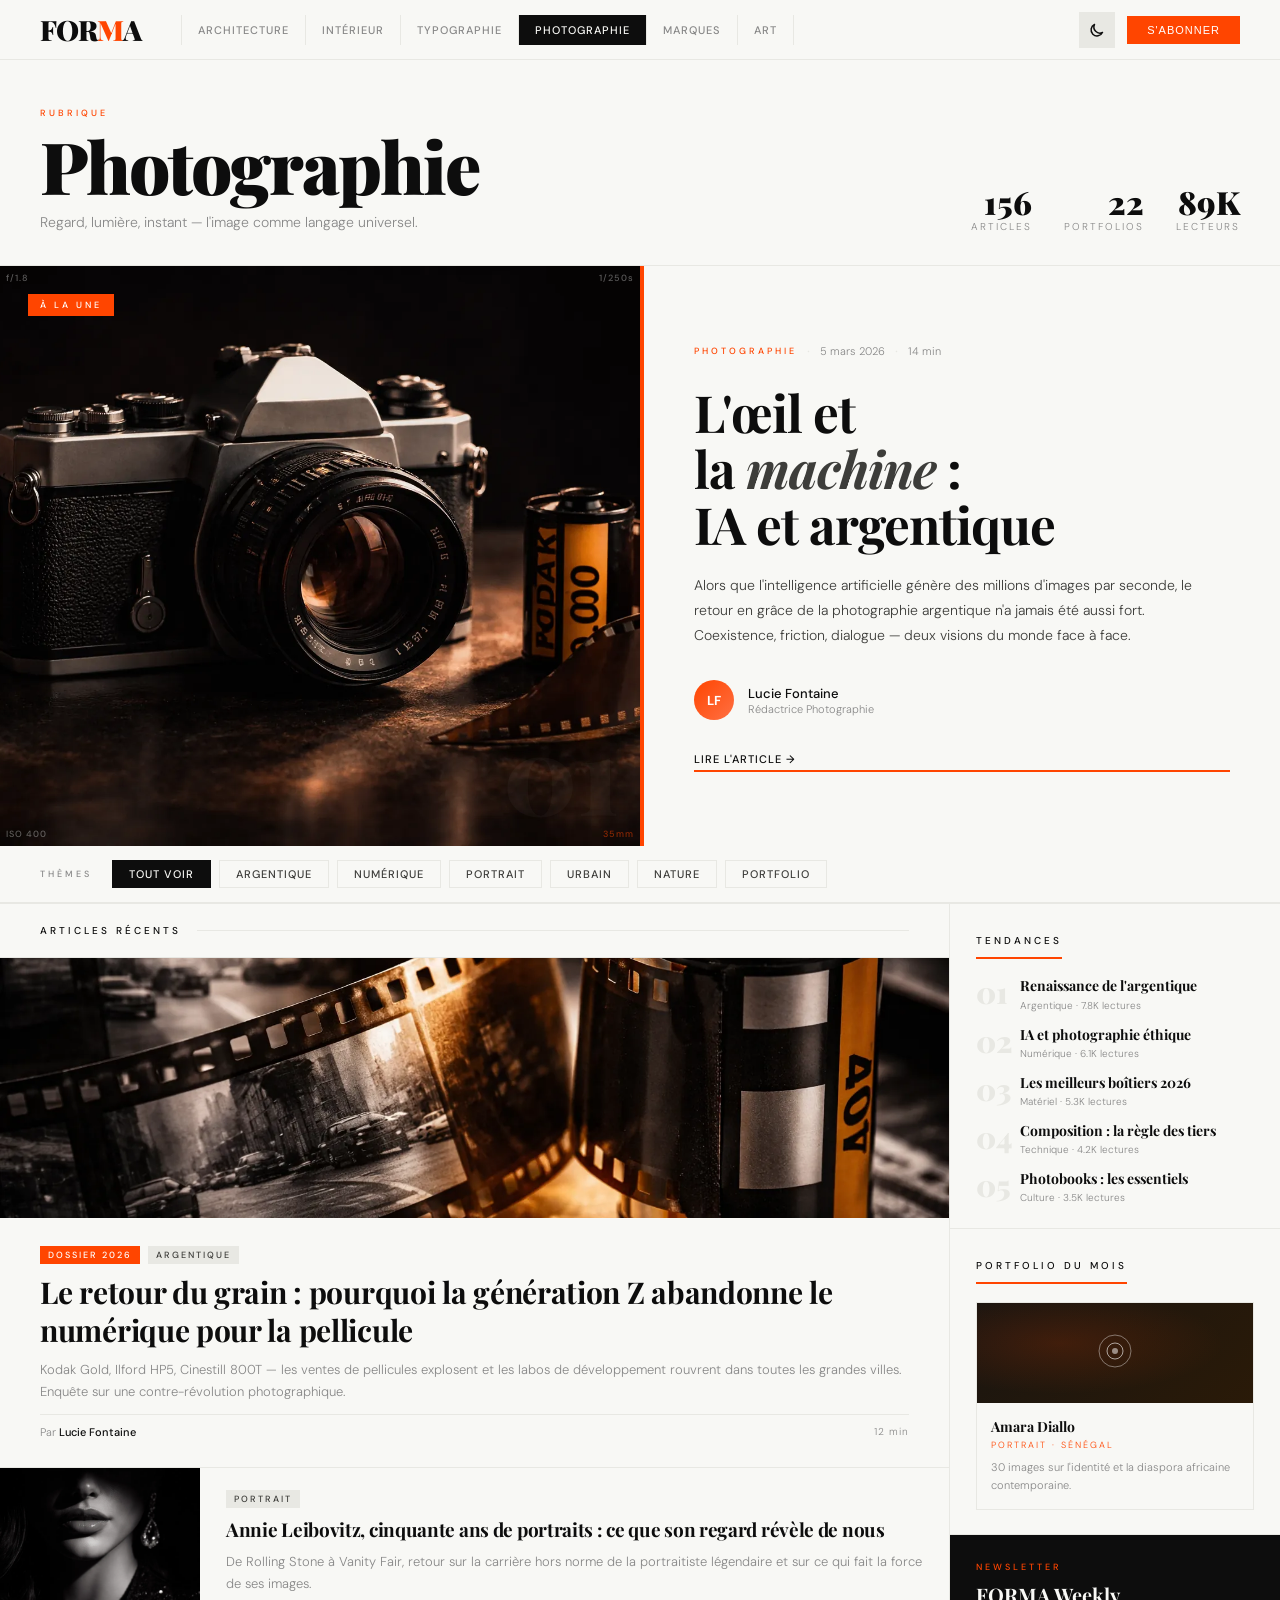
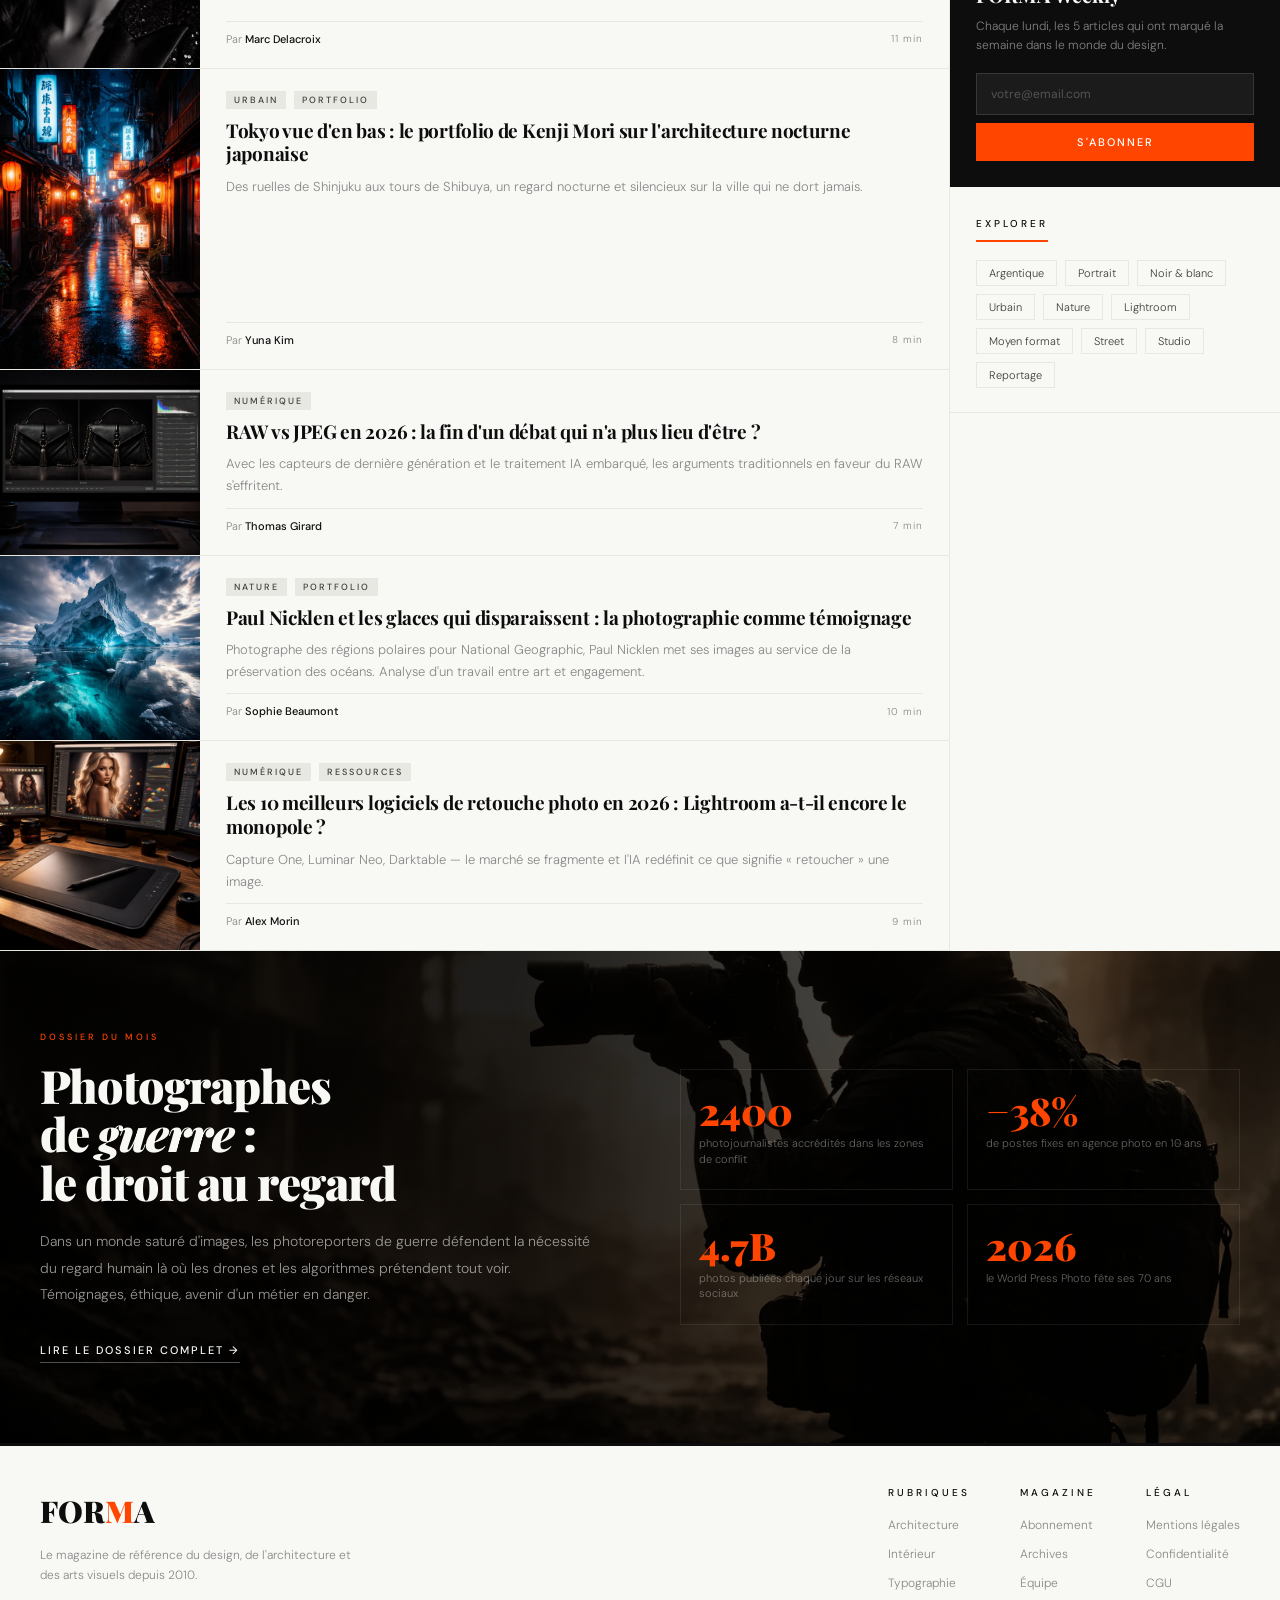
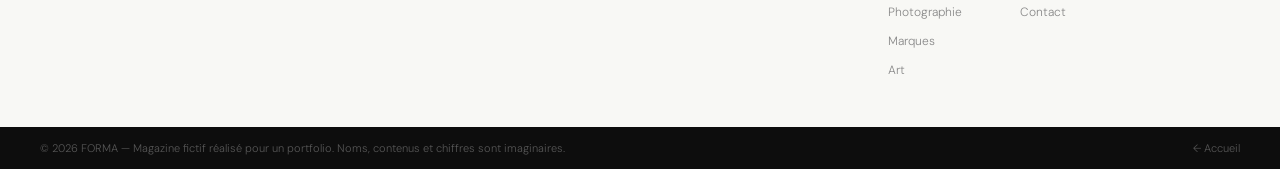
<file: Photographie/index.html>
<!DOCTYPE html>
<html lang="fr" data-theme="light">
<head>
  <meta charset="UTF-8">
  <meta name="viewport" content="width=device-width, initial-scale=1.0">
  <title>Photographie — FORMA</title>
  <script>try{var t=localStorage.getItem('forma-theme');if(t)document.documentElement.setAttribute('data-theme',t);}catch(e){}</script>
  <link rel="icon" href="../assets/icons/favicon.svg" type="image/svg+xml">
  <link rel="icon" href="../assets/icons/favicon-32.png" sizes="32x32" type="image/png">
  <link rel="apple-touch-icon" href="../assets/icons/apple-touch-icon.png">
  <link rel="stylesheet" href="../assets/css/photographie.css">
  <link rel="stylesheet" href="../assets/css/shared.css">
</head>
<body>

  <!-- BARRE DE PROGRESSION -->
  <div class="rpbar" id="progress"></div>

  <!-- NAVIGATION -->
  <nav>
    <div class="nav-logo">FOR<span>M</span>A</div>
    <div class="nav-cats">
      <a href="../Architecture/index.html">Architecture</a>
      <a href="../Interieur/index.html">Intérieur</a>
      <a href="../Typographie/index.html">Typographie</a>
      <a href="index.html" class="active">Photographie</a>
      <a href="../Marques/index.html">Marques</a>
      <a href="../Art/index.html">Art</a>
    </div>
    <div class="nav-right">
      <button class="btn-theme" id="themeToggle" title="Changer de thème">
        <span class="btn-theme-icon">
          <svg class="icon-sun" width="16" height="16" viewBox="0 0 16 16" fill="none"><circle cx="8" cy="8" r="3" stroke="currentColor" stroke-width="1.5"/><line x1="8" y1="1" x2="8" y2="3" stroke="currentColor" stroke-width="1.5" stroke-linecap="round"/><line x1="8" y1="13" x2="8" y2="15" stroke="currentColor" stroke-width="1.5" stroke-linecap="round"/><line x1="1" y1="8" x2="3" y2="8" stroke="currentColor" stroke-width="1.5" stroke-linecap="round"/><line x1="13" y1="8" x2="15" y2="8" stroke="currentColor" stroke-width="1.5" stroke-linecap="round"/><line x1="2.93" y1="2.93" x2="4.34" y2="4.34" stroke="currentColor" stroke-width="1.5" stroke-linecap="round"/><line x1="11.66" y1="11.66" x2="13.07" y2="13.07" stroke="currentColor" stroke-width="1.5" stroke-linecap="round"/><line x1="2.93" y1="13.07" x2="4.34" y2="11.66" stroke="currentColor" stroke-width="1.5" stroke-linecap="round"/><line x1="11.66" y1="4.34" x2="13.07" y2="2.93" stroke="currentColor" stroke-width="1.5" stroke-linecap="round"/></svg>
          <svg class="icon-moon" width="16" height="16" viewBox="0 0 16 16" fill="none"><path d="M13.5 10.5A6 6 0 0 1 5.5 2.5a6 6 0 1 0 8 8z" stroke="currentColor" stroke-width="1.5" stroke-linejoin="round"/></svg>
        </span>
      </button>
      <button class="btn-sub">S'abonner</button>
    </div>
  </nav>

  <!-- EN-TÊTE DE RUBRIQUE -->
  <div class="section-header">
    <div class="sh-left">
      <span class="sh-badge">Rubrique</span>
      <h1 class="sh-title">Photographie</h1>
      <p class="sh-sub">Regard, lumière, instant — l'image comme langage universel.</p>
    </div>
    <div class="sh-right">
      <div class="sh-stat"><span class="sh-n">156</span><span class="sh-l">articles</span></div>
      <div class="sh-stat"><span class="sh-n">22</span><span class="sh-l">portfolios</span></div>
      <div class="sh-stat"><span class="sh-n">89K</span><span class="sh-l">lecteurs</span></div>
    </div>
  </div>

  <!-- ARTICLE À LA UNE -->
  <section class="featured">
    <div class="feat-visual">
      <div class="feat-art">
        <img src="../assets/img/ph-une.webp" alt="L'œil et la machine — IA et argentique" style="width:100%;height:100%;object-fit:cover;position:absolute;inset:0;">
        <!-- Données EXIF superposées -->
        <div class="ph-exif ph-exif-tl">f/1.8</div>
        <div class="ph-exif ph-exif-tr">1/250s</div>
        <div class="ph-exif ph-exif-bl">ISO 400</div>
        <div class="ph-exif ph-exif-br">35mm</div>
      </div>
      <div class="feat-label">À la Une</div>
      <div class="feat-num">01</div>
    </div>
    <div class="feat-content">
      <div class="feat-meta">
        <span class="cat-tag">Photographie</span>
        <span class="msep">·</span>
        <span class="mdate">5 mars 2026</span>
        <span class="msep">·</span>
        <span class="mdate">14 min</span>
      </div>
      <h2 class="feat-title">L'œil et<br>la <em>machine</em> :<br>IA et argentique</h2>
      <p class="feat-excerpt">
        Alors que l'intelligence artificielle génère des millions d'images par seconde,
        le retour en grâce de la photographie argentique n'a jamais été aussi fort.
        Coexistence, friction, dialogue — deux visions du monde face à face.
      </p>
      <div class="feat-author">
        <div class="avatar">LF</div>
        <div>
          <p class="a-name">Lucie Fontaine</p>
          <p class="a-role">Rédactrice Photographie</p>
        </div>
      </div>
      <a href="#" class="read-link">Lire l'article →</a>
    </div>
  </section>

  <!-- FILTRE THÈMES -->
  <div class="filter-bar">
    <span class="fb-label">Thèmes</span>
    <div class="fb-tags">
      <button class="fb-btn active">Tout voir</button>
      <button class="fb-btn">Argentique</button>
      <button class="fb-btn">Numérique</button>
      <button class="fb-btn">Portrait</button>
      <button class="fb-btn">Urbain</button>
      <button class="fb-btn">Nature</button>
      <button class="fb-btn">Portfolio</button>
    </div>
  </div>

  <!-- GRILLE PRINCIPALE + SIDEBAR -->
  <div class="content-grid">
    <div class="main-feed">
      <div class="feed-label">
        <h3>Articles récents</h3>
        <div class="fl-line"></div>
      </div>

      <!-- Article large -->
      <div class="art-card lg" data-tags="argentique">
        <div class="c-visual">
          <div class="c-img ph1" style="height:260px;">
            <img loading="lazy" src="../assets/img/ph-argentique.webp" alt="Retour de l'argentique" style="width:100%;height:100%;object-fit:cover;display:block;">
          </div>
        </div>
        <div class="c-body">
          <div class="c-tags">
            <span class="ctag hl">Dossier 2026</span>
            <span class="ctag">Argentique</span>
          </div>
          <h2 class="c-title">Le retour du grain : pourquoi la génération Z abandonne le numérique pour la pellicule</h2>
          <p class="c-exc">Kodak Gold, Ilford HP5, Cinestill 800T — les ventes de pellicules explosent et les labos de développement rouvrent dans toutes les grandes villes. Enquête sur une contre-révolution photographique.</p>
          <div class="c-foot">
            <div class="c-auth">Par <strong>Lucie Fontaine</strong></div>
            <span class="c-rt">12 min</span>
          </div>
        </div>
      </div>

      <!-- Article 1 -->
      <div class="art-card" data-tags="portrait">
        <div class="c-visual">
          <div class="c-img ph2">
            <img loading="lazy" src="../assets/img/ph-portrait.webp" alt="Portrait Annie Leibovitz" style="width:100%;height:100%;object-fit:cover;display:block;">
          </div>
        </div>
        <div class="c-body">
          <div class="c-tags"><span class="ctag">Portrait</span></div>
          <h2 class="c-title">Annie Leibovitz, cinquante ans de portraits : ce que son regard révèle de nous</h2>
          <p class="c-exc">De Rolling Stone à Vanity Fair, retour sur la carrière hors norme de la portraitiste légendaire et sur ce qui fait la force de ses images.</p>
          <div class="c-foot">
            <div class="c-auth">Par <strong>Marc Delacroix</strong></div>
            <span class="c-rt">11 min</span>
          </div>
        </div>
      </div>

      <!-- Article 2 -->
      <div class="art-card" data-tags="urbain">
        <div class="c-visual">
          <div class="c-img ph3">
            <img loading="lazy" src="../assets/img/ph-tokyo.webp" alt="Tokyo nocturne" style="width:100%;height:100%;object-fit:cover;display:block;">
          </div>
        </div>
        <div class="c-body">
          <div class="c-tags">
            <span class="ctag">Urbain</span>
            <span class="ctag">Portfolio</span>
          </div>
          <h2 class="c-title">Tokyo vue d'en bas : le portfolio de Kenji Mori sur l'architecture nocturne japonaise</h2>
          <p class="c-exc">Des ruelles de Shinjuku aux tours de Shibuya, un regard nocturne et silencieux sur la ville qui ne dort jamais.</p>
          <div class="c-foot">
            <div class="c-auth">Par <strong>Yuna Kim</strong></div>
            <span class="c-rt">8 min</span>
          </div>
        </div>
      </div>

      <!-- Article 3 -->
      <div class="art-card" data-tags="numérique">
        <div class="c-visual">
          <div class="c-img ph4">
            <img loading="lazy" src="../assets/img/ph-raw.webp" alt="RAW vs JPEG retouche" style="width:100%;height:100%;object-fit:cover;display:block;">
          </div>
        </div>
        <div class="c-body">
          <div class="c-tags"><span class="ctag">Numérique</span></div>
          <h2 class="c-title">RAW vs JPEG en 2026 : la fin d'un débat qui n'a plus lieu d'être ?</h2>
          <p class="c-exc">Avec les capteurs de dernière génération et le traitement IA embarqué, les arguments traditionnels en faveur du RAW s'effritent.</p>
          <div class="c-foot">
            <div class="c-auth">Par <strong>Thomas Girard</strong></div>
            <span class="c-rt">7 min</span>
          </div>
        </div>
      </div>

      <!-- Article 4 -->
      <div class="art-card" data-tags="nature portfolio">
        <div class="c-visual">
          <div class="c-img ph5">
            <img loading="lazy" src="../assets/img/ph-nature.webp" alt="Glaces polaires Paul Nicklen" style="width:100%;height:100%;object-fit:cover;display:block;">
          </div>
        </div>
        <div class="c-body">
          <div class="c-tags">
            <span class="ctag">Nature</span>
            <span class="ctag">Portfolio</span>
          </div>
          <h2 class="c-title">Paul Nicklen et les glaces qui disparaissent : la photographie comme témoignage</h2>
          <p class="c-exc">Photographe des régions polaires pour National Geographic, Paul Nicklen met ses images au service de la préservation des océans. Analyse d'un travail entre art et engagement.</p>
          <div class="c-foot">
            <div class="c-auth">Par <strong>Sophie Beaumont</strong></div>
            <span class="c-rt">10 min</span>
          </div>
        </div>
      </div>

      <!-- Article 5 -->
      <div class="art-card" data-tags="numérique">
        <div class="c-visual">
          <div class="c-img ph6">
            <img loading="lazy" src="../assets/img/ph-retouche.webp" alt="Logiciels retouche photo 2026" style="width:100%;height:100%;object-fit:cover;display:block;">
          </div>
        </div>
        <div class="c-body">
          <div class="c-tags">
            <span class="ctag">Numérique</span>
            <span class="ctag">Ressources</span>
          </div>
          <h2 class="c-title">Les 10 meilleurs logiciels de retouche photo en 2026 : Lightroom a-t-il encore le monopole ?</h2>
          <p class="c-exc">Capture One, Luminar Neo, Darktable — le marché se fragmente et l'IA redéfinit ce que signifie « retoucher » une image.</p>
          <div class="c-foot">
            <div class="c-auth">Par <strong>Alex Morin</strong></div>
            <span class="c-rt">9 min</span>
          </div>
        </div>
      </div>

    </div>

    <!-- SIDEBAR -->
    <aside class="sidebar">
      <div class="sb-sec">
        <p class="sb-title">Tendances</p>
        <div class="trend-list">
          <div class="trend-item">
            <div class="t-num">01</div>
            <div><p class="t-title">Renaissance de l'argentique</p><p class="t-meta">Argentique · 7.8K lectures</p></div>
          </div>
          <div class="trend-item">
            <div class="t-num">02</div>
            <div><p class="t-title">IA et photographie éthique</p><p class="t-meta">Numérique · 6.1K lectures</p></div>
          </div>
          <div class="trend-item">
            <div class="t-num">03</div>
            <div><p class="t-title">Les meilleurs boîtiers 2026</p><p class="t-meta">Matériel · 5.3K lectures</p></div>
          </div>
          <div class="trend-item">
            <div class="t-num">04</div>
            <div><p class="t-title">Composition : la règle des tiers</p><p class="t-meta">Technique · 4.2K lectures</p></div>
          </div>
          <div class="trend-item">
            <div class="t-num">05</div>
            <div><p class="t-title">Photobooks : les essentiels</p><p class="t-meta">Culture · 3.5K lectures</p></div>
          </div>
        </div>
      </div>

      <!-- Photo du mois -->
      <div class="sb-sec">
        <p class="sb-title">Portfolio du mois</p>
        <div class="portfolio-card">
          <div class="pc-visual">
            <div class="pc-img"></div>
            <div class="pc-aperture">
              <svg width="40" height="40" viewBox="0 0 40 40" fill="none">
                <circle cx="20" cy="20" r="16" stroke="rgba(255,255,255,.4)" stroke-width="1"/>
                <circle cx="20" cy="20" r="8" stroke="rgba(255,255,255,.6)" stroke-width="1"/>
                <circle cx="20" cy="20" r="3" fill="rgba(255,255,255,.5)"/>
              </svg>
            </div>
          </div>
          <div class="pc-body">
            <p class="pc-name">Amara Diallo</p>
            <p class="pc-tag">Portrait · Sénégal</p>
            <p class="pc-desc">30 images sur l'identité et la diaspora africaine contemporaine.</p>
          </div>
        </div>
      </div>

      <div class="nl-side">
        <p class="nl-tag">Newsletter</p>
        <h3 class="nl-title">FORMA Weekly</h3>
        <p class="nl-sub">Chaque lundi, les 5 articles qui ont marqué la semaine dans le monde du design.</p>
        <div class="nl-form">
          <input class="nl-inp" type="email" placeholder="votre@email.com">
          <button class="nl-btn">S'abonner</button>
        </div>
      </div>

      <div class="sb-sec">
        <p class="sb-title">Explorer</p>
        <div class="tags-cloud">
          <span class="tag-pill">Argentique</span>
          <span class="tag-pill">Portrait</span>
          <span class="tag-pill">Noir & blanc</span>
          <span class="tag-pill">Urbain</span>
          <span class="tag-pill">Nature</span>
          <span class="tag-pill">Lightroom</span>
          <span class="tag-pill">Moyen format</span>
          <span class="tag-pill">Street</span>
          <span class="tag-pill">Studio</span>
          <span class="tag-pill">Reportage</span>
        </div>
      </div>
    </aside>
  </div>

  <!-- DOSSIER DU MOIS -->
  <section class="full-feat">
    <img loading="lazy" src="../assets/img/ph-dossier.webp" alt="Photojournalisme de guerre" class="ff-bg-img">
    <div class="ff-overlay"></div>
    <div class="ff-inner">
      <div>
        <p class="ff-tag">Dossier du mois</p>
        <h2 class="ff-title">Photographes<br>de <em>guerre</em> :<br>le droit au regard</h2>
        <p class="ff-text">
          Dans un monde saturé d'images, les photoreporters de guerre défendent la nécessité du regard humain
          là où les drones et les algorithmes prétendent tout voir. Témoignages, éthique, avenir d'un métier en danger.
        </p>
        <a href="#" class="ff-link">Lire le dossier complet →</a>
      </div>
      <div class="ff-right">
        <div class="ff-stat">
          <div class="ff-num">2400</div>
          <div class="ff-label">photojournalistes accrédités dans les zones de conflit</div>
        </div>
        <div class="ff-stat">
          <div class="ff-num">−38%</div>
          <div class="ff-label">de postes fixes en agence photo en 10 ans</div>
        </div>
        <div class="ff-stat">
          <div class="ff-num">4.7B</div>
          <div class="ff-label">photos publiées chaque jour sur les réseaux sociaux</div>
        </div>
        <div class="ff-stat">
          <div class="ff-num">2026</div>
          <div class="ff-label">le World Press Photo fête ses 70 ans</div>
        </div>
      </div>
    </div>
  </section>

  <!-- FOOTER -->
  <footer>
    <div class="fl">
      <p class="logo">FOR<span>M</span>A</p>
      <p>Le magazine de référence du design, de l'architecture et des arts visuels depuis 2010.</p>
    </div>
    <div class="fcols">
      <div class="fcol">
        <h4>Rubriques</h4>
        <ul>
          <li><a href="../Architecture/index.html">Architecture</a></li>
          <li><a href="../Interieur/index.html">Intérieur</a></li>
          <li><a href="../Typographie/index.html">Typographie</a></li>
          <li><a href="index.html">Photographie</a></li>
          <li><a href="../Marques/index.html">Marques</a></li>
          <li><a href="../Art/index.html">Art</a></li>
        </ul>
      </div>
      <div class="fcol">
        <h4>Magazine</h4>
        <ul>
          <li><a href="#">Abonnement</a></li>
          <li><a href="#">Archives</a></li>
          <li><a href="#">Équipe</a></li>
          <li><a href="#">Contact</a></li>
        </ul>
      </div>
      <div class="fcol">
        <h4>Légal</h4>
        <ul>
          <li><a href="#">Mentions légales</a></li>
          <li><a href="#">Confidentialité</a></li>
          <li><a href="#">CGU</a></li>
        </ul>
      </div>
    </div>
  </footer>
  <div class="fbar">
    <p>© 2026 FORMA — Magazine fictif réalisé pour un portfolio. Noms, contenus et chiffres sont imaginaires.</p>
    <p><a href="../index.html" style="color:inherit;text-decoration:none;">← Accueil</a></p>
  </div>

  <script src="../assets/js/shared.js"></script>
</body>
</html>
</file>
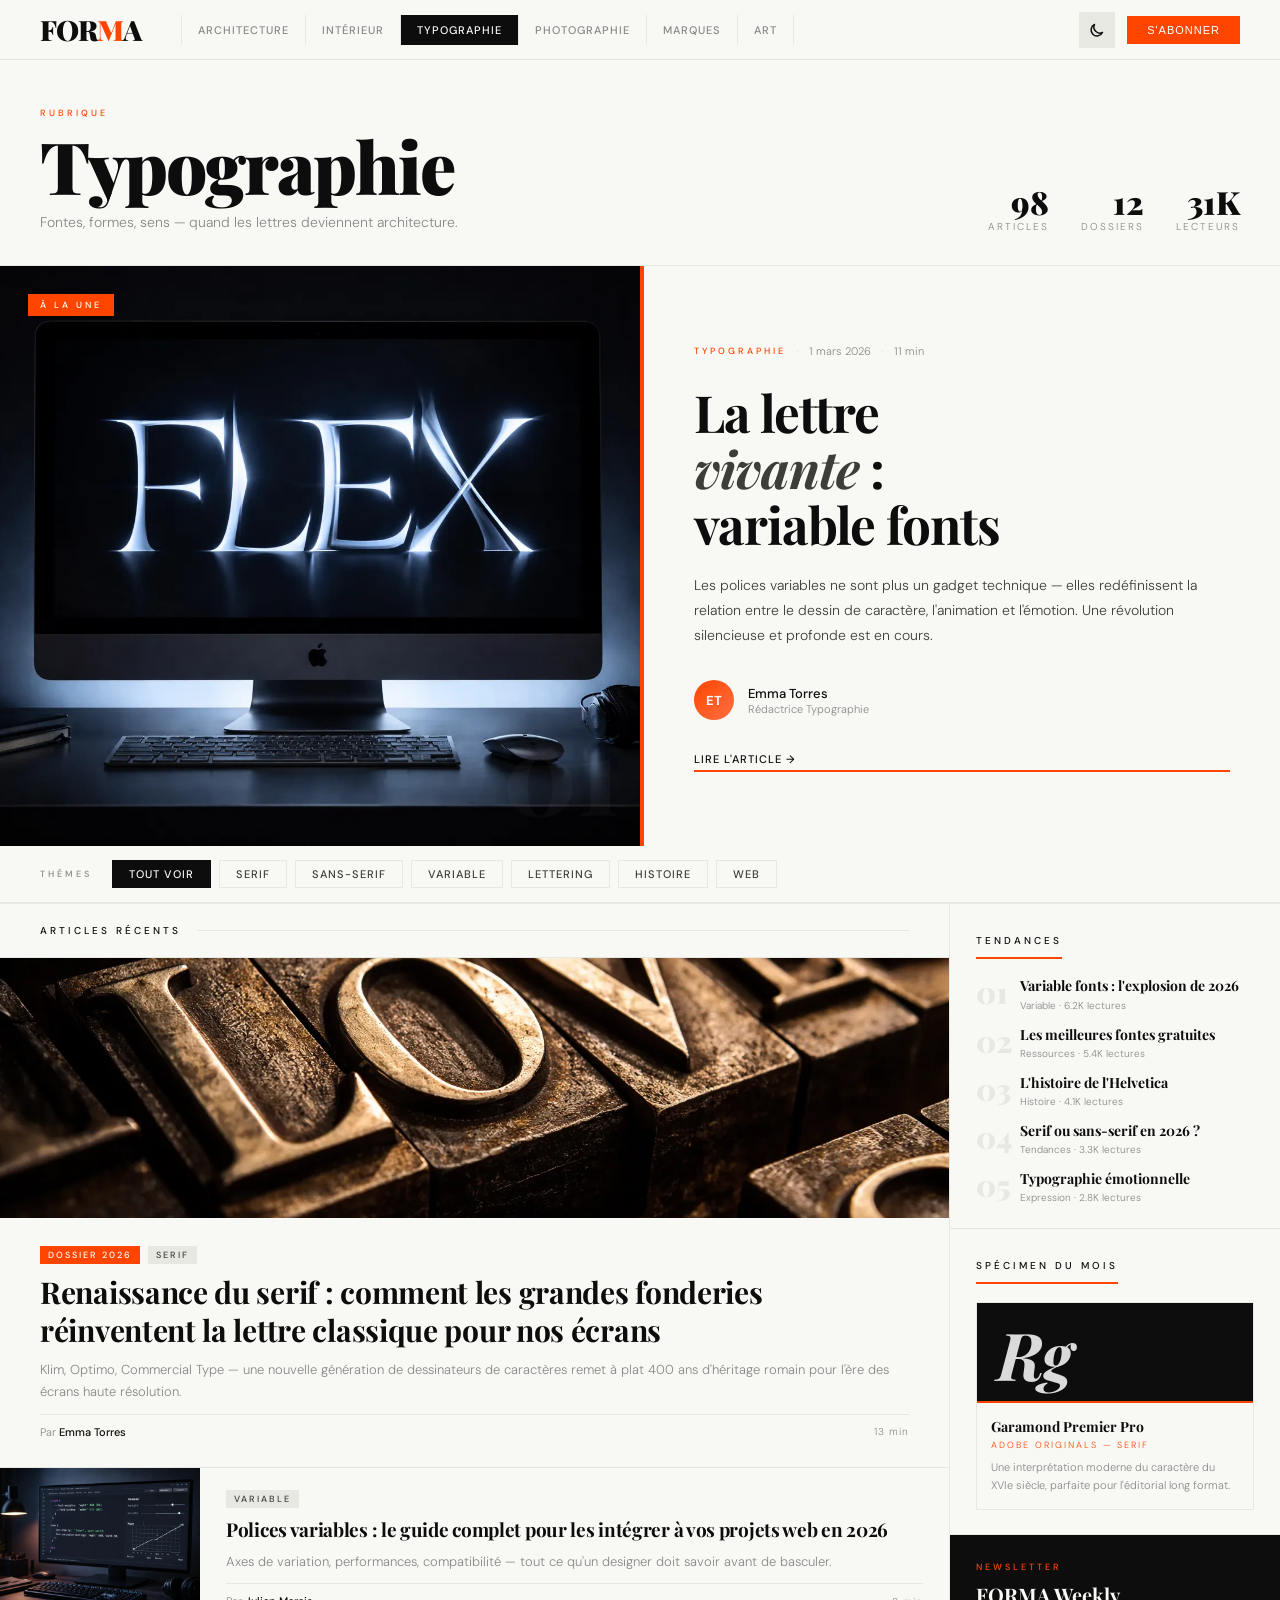
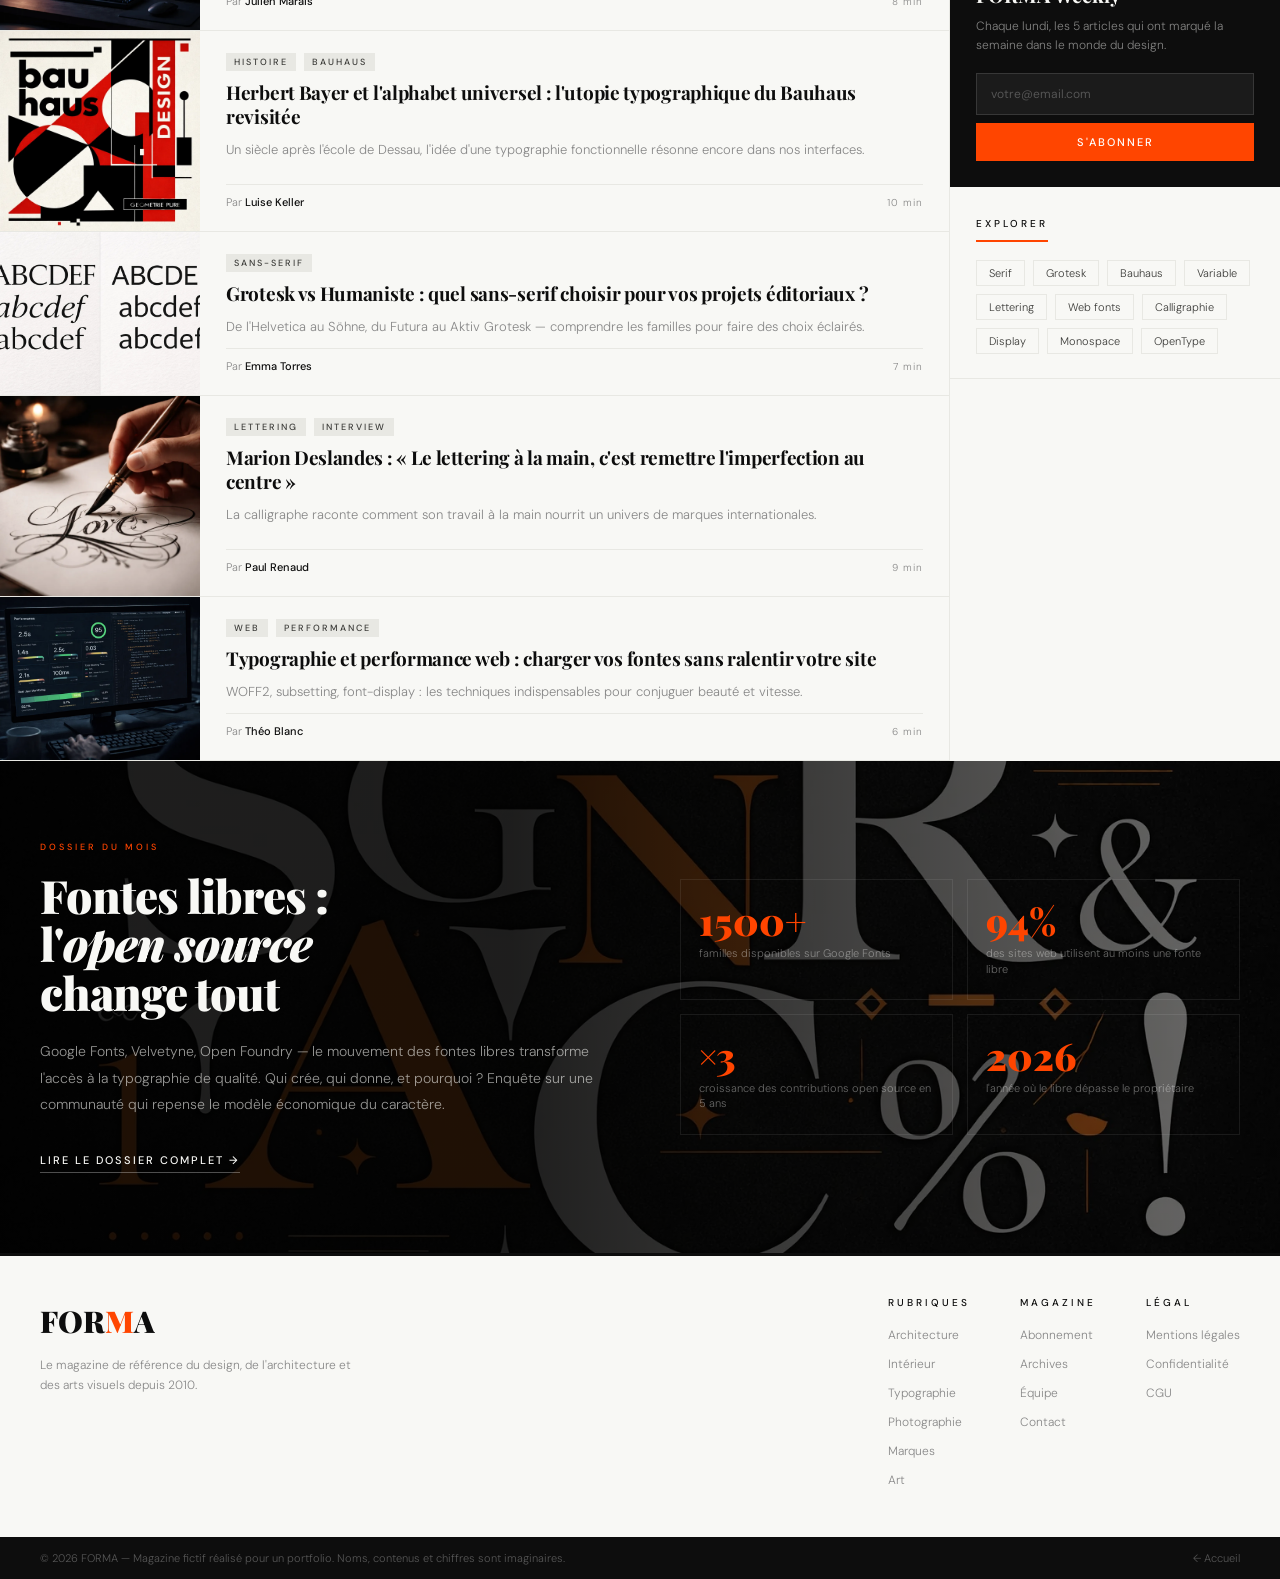
<file: Typographie/index.html>
<!DOCTYPE html>
<html lang="fr" data-theme="light">
<head>
  <meta charset="UTF-8">
  <meta name="viewport" content="width=device-width, initial-scale=1.0">
  <title>Typographie — FORMA</title>
  <script>try{var t=localStorage.getItem('forma-theme');if(t)document.documentElement.setAttribute('data-theme',t);}catch(e){}</script>
  <link rel="icon" href="../assets/icons/favicon.svg" type="image/svg+xml">
  <link rel="icon" href="../assets/icons/favicon-32.png" sizes="32x32" type="image/png">
  <link rel="apple-touch-icon" href="../assets/icons/apple-touch-icon.png">
  <link rel="stylesheet" href="../assets/css/typographie.css">
  <link rel="stylesheet" href="../assets/css/shared.css">
</head>
<body>

  <!-- BARRE DE PROGRESSION -->
  <div class="rpbar" id="progress"></div>

  <!-- NAVIGATION -->
  <nav>
    <div class="nav-logo">FOR<span>M</span>A</div>
    <div class="nav-cats">
      <a href="../Architecture/index.html">Architecture</a>
      <a href="../Interieur/index.html">Intérieur</a>
      <a href="index.html" class="active">Typographie</a>
      <a href="../Photographie/index.html">Photographie</a>
      <a href="../Marques/index.html">Marques</a>
      <a href="../Art/index.html">Art</a>
    </div>
    <div class="nav-right">
      <button class="btn-theme" id="themeToggle" title="Changer de thème" aria-label="Basculer mode sombre">
        <span class="btn-theme-icon">
          <!-- Soleil (light) -->
          <svg class="icon-sun" width="16" height="16" viewBox="0 0 16 16" fill="none">
            <circle cx="8" cy="8" r="3" stroke="currentColor" stroke-width="1.5"/>
            <line x1="8" y1="1" x2="8" y2="3" stroke="currentColor" stroke-width="1.5" stroke-linecap="round"/>
            <line x1="8" y1="13" x2="8" y2="15" stroke="currentColor" stroke-width="1.5" stroke-linecap="round"/>
            <line x1="1" y1="8" x2="3" y2="8" stroke="currentColor" stroke-width="1.5" stroke-linecap="round"/>
            <line x1="13" y1="8" x2="15" y2="8" stroke="currentColor" stroke-width="1.5" stroke-linecap="round"/>
            <line x1="2.93" y1="2.93" x2="4.34" y2="4.34" stroke="currentColor" stroke-width="1.5" stroke-linecap="round"/>
            <line x1="11.66" y1="11.66" x2="13.07" y2="13.07" stroke="currentColor" stroke-width="1.5" stroke-linecap="round"/>
            <line x1="2.93" y1="13.07" x2="4.34" y2="11.66" stroke="currentColor" stroke-width="1.5" stroke-linecap="round"/>
            <line x1="11.66" y1="4.34" x2="13.07" y2="2.93" stroke="currentColor" stroke-width="1.5" stroke-linecap="round"/>
          </svg>
          <!-- Lune (dark) -->
          <svg class="icon-moon" width="16" height="16" viewBox="0 0 16 16" fill="none">
            <path d="M13.5 10.5A6 6 0 0 1 5.5 2.5a6 6 0 1 0 8 8z" stroke="currentColor" stroke-width="1.5" stroke-linejoin="round"/>
          </svg>
        </span>
      </button>
      <button class="btn-sub">S'abonner</button>
    </div>
  </nav>

  <!-- EN-TÊTE DE RUBRIQUE -->
  <div class="section-header">
    <div class="sh-left">
      <span class="sh-badge">Rubrique</span>
      <h1 class="sh-title">Typographie</h1>
      <p class="sh-sub">Fontes, formes, sens — quand les lettres deviennent architecture.</p>
    </div>
    <div class="sh-right">
      <div class="sh-stat"><span class="sh-n">98</span><span class="sh-l">articles</span></div>
      <div class="sh-stat"><span class="sh-n">12</span><span class="sh-l">dossiers</span></div>
      <div class="sh-stat"><span class="sh-n">31K</span><span class="sh-l">lecteurs</span></div>
    </div>
  </div>

  <!-- ARTICLE À LA UNE -->
  <section class="featured">
    <div class="feat-visual">
      <div class="feat-art">
        <img src="../assets/img/typ-une.webp" alt="Variable fonts — lettres animées" style="width:100%;height:100%;object-fit:cover;position:absolute;inset:0;">
      </div>
      <div class="feat-label">À la Une</div>
      <div class="feat-num">01</div>
    </div>
    <div class="feat-content">
      <div class="feat-meta">
        <span class="cat-tag">Typographie</span>
        <span class="msep">·</span>
        <span class="mdate">1 mars 2026</span>
        <span class="msep">·</span>
        <span class="mdate">11 min</span>
      </div>
      <h2 class="feat-title">La lettre<br><em>vivante</em> :<br>variable fonts</h2>
      <p class="feat-excerpt">
        Les polices variables ne sont plus un gadget technique — elles redéfinissent la relation entre
        le dessin de caractère, l'animation et l'émotion. Une révolution silencieuse et profonde est en cours.
      </p>
      <div class="feat-author">
        <div class="avatar">ET</div>
        <div>
          <p class="a-name">Emma Torres</p>
          <p class="a-role">Rédactrice Typographie</p>
        </div>
      </div>
      <a href="#" class="read-link">Lire l'article →</a>
    </div>
  </section>

  <!-- FILTRE THÈMES -->
  <div class="filter-bar">
    <span class="fb-label">Thèmes</span>
    <div class="fb-tags">
      <button class="fb-btn active">Tout voir</button>
      <button class="fb-btn">Serif</button>
      <button class="fb-btn">Sans-serif</button>
      <button class="fb-btn">Variable</button>
      <button class="fb-btn">Lettering</button>
      <button class="fb-btn">Histoire</button>
      <button class="fb-btn">Web</button>
    </div>
  </div>

  <!-- GRILLE PRINCIPALE + SIDEBAR -->
  <div class="content-grid">
    <div class="main-feed">
      <div class="feed-label">
        <h3>Articles récents</h3>
        <div class="fl-line"></div>
      </div>

      <!-- Article large -->
      <div class="art-card lg" data-tags="serif">
        <div class="c-visual">
          <div class="c-img typ1" style="height:260px;">
            <img loading="lazy" src="../assets/img/typ-serif.webp" alt="Renaissance du serif" style="width:100%;height:100%;object-fit:cover;display:block;">
          </div>
        </div>
        <div class="c-body">
          <div class="c-tags">
            <span class="ctag hl">Dossier 2026</span>
            <span class="ctag">Serif</span>
          </div>
          <h2 class="c-title">Renaissance du serif : comment les grandes fonderies réinventent la lettre classique pour nos écrans</h2>
          <p class="c-exc">Klim, Optimo, Commercial Type — une nouvelle génération de dessinateurs de caractères remet à plat 400 ans d'héritage romain pour l'ère des écrans haute résolution.</p>
          <div class="c-foot">
            <div class="c-auth">Par <strong>Emma Torres</strong></div>
            <span class="c-rt">13 min</span>
          </div>
        </div>
      </div>

      <!-- Article 1 -->
      <div class="art-card" data-tags="variable">
        <div class="c-visual">
          <div class="c-img typ2">
            <img loading="lazy" src="../assets/img/typ-variable.webp" alt="Polices variables" style="width:100%;height:100%;object-fit:cover;display:block;">
          </div>
        </div>
        <div class="c-body">
          <div class="c-tags"><span class="ctag">Variable</span></div>
          <h2 class="c-title">Polices variables : le guide complet pour les intégrer à vos projets web en 2026</h2>
          <p class="c-exc">Axes de variation, performances, compatibilité — tout ce qu'un designer doit savoir avant de basculer.</p>
          <div class="c-foot">
            <div class="c-auth">Par <strong>Julien Marais</strong></div>
            <span class="c-rt">8 min</span>
          </div>
        </div>
      </div>

      <!-- Article 2 -->
      <div class="art-card" data-tags="histoire">
        <div class="c-visual">
          <div class="c-img typ3">
            <img loading="lazy" src="../assets/img/typ-bauhaus.webp" alt="Bauhaus typographie" style="width:100%;height:100%;object-fit:cover;display:block;">
          </div>
        </div>
        <div class="c-body">
          <div class="c-tags">
            <span class="ctag">Histoire</span>
            <span class="ctag">Bauhaus</span>
          </div>
          <h2 class="c-title">Herbert Bayer et l'alphabet universel : l'utopie typographique du Bauhaus revisitée</h2>
          <p class="c-exc">Un siècle après l'école de Dessau, l'idée d'une typographie fonctionnelle résonne encore dans nos interfaces.</p>
          <div class="c-foot">
            <div class="c-auth">Par <strong>Luise Keller</strong></div>
            <span class="c-rt">10 min</span>
          </div>
        </div>
      </div>

      <!-- Article 3 -->
      <div class="art-card" data-tags="sans-serif">
        <div class="c-visual">
          <div class="c-img typ4">
            <img loading="lazy" src="../assets/img/typ-grotesk.webp" alt="Grotesk vs Humaniste" style="width:100%;height:100%;object-fit:cover;display:block;">
          </div>
        </div>
        <div class="c-body">
          <div class="c-tags"><span class="ctag">Sans-serif</span></div>
          <h2 class="c-title">Grotesk vs Humaniste : quel sans-serif choisir pour vos projets éditoriaux ?</h2>
          <p class="c-exc">De l'Helvetica au Söhne, du Futura au Aktiv Grotesk — comprendre les familles pour faire des choix éclairés.</p>
          <div class="c-foot">
            <div class="c-auth">Par <strong>Emma Torres</strong></div>
            <span class="c-rt">7 min</span>
          </div>
        </div>
      </div>

      <!-- Article 4 -->
      <div class="art-card" data-tags="lettering">
        <div class="c-visual">
          <div class="c-img typ5">
            <img loading="lazy" src="../assets/img/typ-lettering.webp" alt="Lettering à la main" style="width:100%;height:100%;object-fit:cover;display:block;">
          </div>
        </div>
        <div class="c-body">
          <div class="c-tags">
            <span class="ctag">Lettering</span>
            <span class="ctag">Interview</span>
          </div>
          <h2 class="c-title">Marion Deslandes : « Le lettering à la main, c'est remettre l'imperfection au centre »</h2>
          <p class="c-exc">La calligraphe raconte comment son travail à la main nourrit un univers de marques internationales.</p>
          <div class="c-foot">
            <div class="c-auth">Par <strong>Paul Renaud</strong></div>
            <span class="c-rt">9 min</span>
          </div>
        </div>
      </div>

      <!-- Article 5 -->
      <div class="art-card" data-tags="web">
        <div class="c-visual">
          <div class="c-img typ6">
            <img loading="lazy" src="../assets/img/typ-webperf.webp" alt="Typographie et performance web" style="width:100%;height:100%;object-fit:cover;display:block;">
          </div>
        </div>
        <div class="c-body">
          <div class="c-tags">
            <span class="ctag">Web</span>
            <span class="ctag">Performance</span>
          </div>
          <h2 class="c-title">Typographie et performance web : charger vos fontes sans ralentir votre site</h2>
          <p class="c-exc">WOFF2, subsetting, font-display : les techniques indispensables pour conjuguer beauté et vitesse.</p>
          <div class="c-foot">
            <div class="c-auth">Par <strong>Théo Blanc</strong></div>
            <span class="c-rt">6 min</span>
          </div>
        </div>
      </div>

    </div>

    <!-- SIDEBAR -->
    <aside class="sidebar">
      <div class="sb-sec">
        <p class="sb-title">Tendances</p>
        <div class="trend-list">
          <div class="trend-item">
            <div class="t-num">01</div>
            <div><p class="t-title">Variable fonts : l'explosion de 2026</p><p class="t-meta">Variable · 6.2K lectures</p></div>
          </div>
          <div class="trend-item">
            <div class="t-num">02</div>
            <div><p class="t-title">Les meilleures fontes gratuites</p><p class="t-meta">Ressources · 5.4K lectures</p></div>
          </div>
          <div class="trend-item">
            <div class="t-num">03</div>
            <div><p class="t-title">L'histoire de l'Helvetica</p><p class="t-meta">Histoire · 4.1K lectures</p></div>
          </div>
          <div class="trend-item">
            <div class="t-num">04</div>
            <div><p class="t-title">Serif ou sans-serif en 2026 ?</p><p class="t-meta">Tendances · 3.3K lectures</p></div>
          </div>
          <div class="trend-item">
            <div class="t-num">05</div>
            <div><p class="t-title">Typographie émotionnelle</p><p class="t-meta">Expression · 2.8K lectures</p></div>
          </div>
        </div>
      </div>

      <!-- Spécimen du mois -->
      <div class="sb-sec">
        <p class="sb-title">Spécimen du mois</p>
        <div class="specimen-card">
          <div class="sp-header">
            <div class="sp-display">Rg</div>
          </div>
          <div class="sp-body">
            <p class="sp-name">Garamond Premier Pro</p>
            <p class="sp-foundry">Adobe Originals — Serif</p>
            <p class="sp-desc">Une interprétation moderne du caractère du XVIe siècle, parfaite pour l'éditorial long format.</p>
          </div>
        </div>
      </div>

      <div class="nl-side">
        <p class="nl-tag">Newsletter</p>
        <h3 class="nl-title">FORMA Weekly</h3>
        <p class="nl-sub">Chaque lundi, les 5 articles qui ont marqué la semaine dans le monde du design.</p>
        <div class="nl-form">
          <input class="nl-inp" type="email" placeholder="votre@email.com">
          <button class="nl-btn">S'abonner</button>
        </div>
      </div>

      <div class="sb-sec">
        <p class="sb-title">Explorer</p>
        <div class="tags-cloud">
          <span class="tag-pill">Serif</span>
          <span class="tag-pill">Grotesk</span>
          <span class="tag-pill">Bauhaus</span>
          <span class="tag-pill">Variable</span>
          <span class="tag-pill">Lettering</span>
          <span class="tag-pill">Web fonts</span>
          <span class="tag-pill">Calligraphie</span>
          <span class="tag-pill">Display</span>
          <span class="tag-pill">Monospace</span>
          <span class="tag-pill">OpenType</span>
        </div>
      </div>
    </aside>
  </div>

  <!-- DOSSIER DU MOIS -->
  <section class="full-feat">
    <img loading="lazy" src="../assets/img/typ-dossier-opensourc.webp" alt="Open source typographie" class="ff-bg-img">
    <div class="ff-overlay"></div>
    <div class="ff-inner">
      <div>
        <p class="ff-tag">Dossier du mois</p>
        <h2 class="ff-title">Fontes libres :<br>l'<em>open source</em><br>change tout</h2>
        <p class="ff-text">
          Google Fonts, Velvetyne, Open Foundry — le mouvement des fontes libres transforme l'accès
          à la typographie de qualité. Qui crée, qui donne, et pourquoi ? Enquête sur une communauté
          qui repense le modèle économique du caractère.
        </p>
        <a href="#" class="ff-link">Lire le dossier complet →</a>
      </div>
      <div class="ff-right">
        <div class="ff-stat">
          <div class="ff-num">1500+</div>
          <div class="ff-label">familles disponibles sur Google Fonts</div>
        </div>
        <div class="ff-stat">
          <div class="ff-num">94%</div>
          <div class="ff-label">des sites web utilisent au moins une fonte libre</div>
        </div>
        <div class="ff-stat">
          <div class="ff-num">×3</div>
          <div class="ff-label">croissance des contributions open source en 5 ans</div>
        </div>
        <div class="ff-stat">
          <div class="ff-num">2026</div>
          <div class="ff-label">l'année où le libre dépasse le propriétaire</div>
        </div>
      </div>
    </div>
  </section>

  <!-- FOOTER -->
  <footer>
    <div class="fl">
      <p class="logo">FOR<span>M</span>A</p>
      <p>Le magazine de référence du design, de l'architecture et des arts visuels depuis 2010.</p>
    </div>
    <div class="fcols">
      <div class="fcol">
        <h4>Rubriques</h4>
        <ul>
          <li><a href="../Architecture/index.html">Architecture</a></li>
          <li><a href="../Interieur/index.html">Intérieur</a></li>
          <li><a href="index.html">Typographie</a></li>
          <li><a href="../Photographie/index.html">Photographie</a></li>
          <li><a href="../Marques/index.html">Marques</a></li>
          <li><a href="../Art/index.html">Art</a></li>
        </ul>
      </div>
      <div class="fcol">
        <h4>Magazine</h4>
        <ul>
          <li><a href="#">Abonnement</a></li>
          <li><a href="#">Archives</a></li>
          <li><a href="#">Équipe</a></li>
          <li><a href="#">Contact</a></li>
        </ul>
      </div>
      <div class="fcol">
        <h4>Légal</h4>
        <ul>
          <li><a href="#">Mentions légales</a></li>
          <li><a href="#">Confidentialité</a></li>
          <li><a href="#">CGU</a></li>
        </ul>
      </div>
    </div>
  </footer>
  <div class="fbar">
    <p>© 2026 FORMA — Magazine fictif réalisé pour un portfolio. Noms, contenus et chiffres sont imaginaires.</p>
    <p><a href="../index.html" style="color:inherit;text-decoration:none;">← Accueil</a></p>
  </div>

  <script src="../assets/js/shared.js"></script>
</body>
</html>
</file>
<file: assets/css/home.css>
/* ============================================================
   FORMA Magazine — assets/css/home.css
   Page d'accueil — dark mode complet
   ============================================================ */

@import url('https://fonts.googleapis.com/css2?family=Playfair+Display:ital,wght@0,400;0,700;0,900;1,400;1,700&family=DM+Sans:wght@300;400;500&display=swap');

*, *::before, *::after { margin: 0; padding: 0; box-sizing: border-box; }

:root,
[data-theme="light"] {
  --bg:         #F8F8F5;
  --black:      #0D0D0D;
  --white:      #F8F8F5;
  --accent:     #FF4500;
  --gray:       #888;
  --light:      #E8E8E3;
  --mid:        #3D3D3A;
  --nav-bg:     #F8F8F5;
  --nav-border: #E8E8E3;
}
[data-theme="dark"] {
  --bg:         #0D0D0D;
  --black:      #F0EDE6;
  --white:      #0D0D0D;
  --accent:     #FF4500;
  --gray:       #666;
  --light:      #2A2A2A;
  --mid:        #999;
  --nav-bg:     #0D0D0D;
  --nav-border: #1E1E1E;
}

html { scroll-behavior: smooth; }
body {
  background: var(--bg); color: var(--black);
  font-family: 'DM Sans', sans-serif; font-weight: 300;
  overflow-x: hidden;
  transition: background 0.3s, color 0.3s;
}

/* ══════════════════════════════
   BARRE DE PROGRESSION
══════════════════════════════ */
.rpbar {
  position: fixed; top: 60px; left: 0;
  height: 2px; background: var(--accent);
  z-index: 200; transition: width 0.1s; width: 0;
}

/* ══════════════════════════════
   NAVIGATION
══════════════════════════════ */
nav {
  position: sticky; top: 0; z-index: 100;
  background: var(--nav-bg);
  border-bottom: 1px solid var(--nav-border);
  padding: 0 40px;
  display: grid; grid-template-columns: auto 1fr auto;
  align-items: center; gap: 40px; height: 60px;
  transition: background 0.3s, border-color 0.3s;
}
.nav-logo {
  font-family: 'Playfair Display', serif;
  font-size: 28px; font-weight: 900; letter-spacing: -1px;
  color: var(--black); transition: color 0.3s;
}
.nav-logo span { color: var(--accent); }
.nav-cats { display: flex; border-left: 1px solid var(--nav-border); }
.nav-cats a {
  padding: 8px 16px; font-size: 11px; font-weight: 500;
  letter-spacing: 1px; text-transform: uppercase;
  text-decoration: none; color: var(--gray);
  border-right: 1px solid var(--nav-border);
  transition: color 0.2s, border-color 0.3s;
}
.nav-cats a:hover { color: var(--black); }
.nav-cats a.active { background: var(--black); color: var(--bg); }
.nav-right { display: flex; align-items: center; gap: 12px; }
.btn-sub {
  padding: 8px 20px; background: var(--accent); color: white;
  font-size: 11px; font-weight: 500;
  letter-spacing: 1px; text-transform: uppercase;
  border: none; cursor: pointer; transition: background 0.2s;
}
.btn-sub:hover { background: #e03d00; }

/* ══════════════════════════════
   HERO
══════════════════════════════ */
.hero {
  position: relative;
  min-height: calc(100vh - 60px);
  display: flex; flex-direction: column;
  background: #050505;
  overflow: hidden;
}
.hero-bg {
  position: absolute; inset: 0;
  pointer-events: none;
}
.hb-shape {
  position: absolute;
  border-radius: 50%;
  filter: blur(80px);
}
.hb-s1 {
  width: 600px; height: 600px;
  top: -200px; left: -100px;
  background: rgba(255,69,0,0.06);
  animation: hb-drift 20s ease-in-out infinite;
}
.hb-s2 {
  width: 500px; height: 500px;
  bottom: -150px; right: -100px;
  background: rgba(50,80,200,0.05);
  animation: hb-drift 25s ease-in-out infinite reverse 5s;
}
.hb-s3 {
  width: 300px; height: 300px;
  top: 40%; left: 50%;
  background: rgba(255,69,0,0.04);
  animation: hb-drift 15s ease-in-out infinite 3s;
}
@keyframes hb-drift {
  0%, 100% { transform: translate(0,0); }
  50% { transform: translate(40px, 30px); }
}
.hb-grid-lines { position: absolute; inset: 0; }
.hb-vl, .hb-hl { position: absolute; background: rgba(255,255,255,0.03); }
.hb-vl { width: 1px; height: 100%; }
.hb-vl1 { left: 20%; }
.hb-vl2 { left: 50%; background: rgba(255,255,255,0.04); }
.hb-vl3 { left: 80%; }
.hb-hl { width: 100%; height: 1px; }
.hb-hl1 { top: 33%; }
.hb-hl2 { top: 66%; }

.hero-content {
  position: relative; z-index: 2;
  flex: 1;
  display: flex; flex-direction: column;
  align-items: center; justify-content: center;
  text-align: center;
  padding: 80px 40px 60px;
  gap: 24px;
}
.hero-eyebrow {
  font-size: 10px; font-weight: 500;
  letter-spacing: 4px; text-transform: uppercase;
  color: var(--accent);
}
.hero-title {
  font-family: 'Playfair Display', serif;
  font-size: clamp(80px, 15vw, 200px);
  font-weight: 900; letter-spacing: -6px; line-height: 0.9;
  color: #F0EDE6;
}
.hero-title span { color: var(--accent); }
.hero-sub {
  font-size: clamp(14px, 2vw, 18px);
  line-height: 1.7; color: rgba(240,237,230,0.5);
  max-width: 480px;
}
.hero-ctas { display: flex; gap: 16px; flex-wrap: wrap; justify-content: center; margin-top: 8px; }
.hero-btn-primary {
  padding: 14px 32px;
  background: var(--accent); color: white;
  font-size: 11px; font-weight: 500;
  letter-spacing: 2px; text-transform: uppercase;
  text-decoration: none; transition: background 0.2s, gap 0.2s;
}
.hero-btn-primary:hover { background: #e03d00; }
.hero-btn-secondary {
  padding: 14px 32px;
  background: transparent; color: rgba(240,237,230,0.6);
  font-size: 11px; font-weight: 500;
  letter-spacing: 2px; text-transform: uppercase;
  text-decoration: none;
  border: 1px solid rgba(255,255,255,0.12);
  transition: border-color 0.2s, color 0.2s;
}
.hero-btn-secondary:hover { border-color: rgba(255,255,255,0.3); color: rgba(240,237,230,0.9); }

/* Ticker */
.hero-ticker {
  position: relative; z-index: 2;
  border-top: 1px solid rgba(255,255,255,0.06);
  padding: 14px 0;
  overflow: hidden;
}
.ticker-track {
  display: flex; gap: 32px;
  white-space: nowrap;
  animation: ticker 20s linear infinite;
  width: max-content;
}
.ticker-track span {
  font-size: 10px; font-weight: 500;
  letter-spacing: 3px; text-transform: uppercase;
  color: rgba(255,255,255,0.2);
}
.tk-sep { color: rgba(255,69,0,0.4) !important; }
@keyframes ticker {
  from { transform: translateX(0); }
  to   { transform: translateX(-50%); }
}

/* ══════════════════════════════
   RUBRIQUES
══════════════════════════════ */
.rubriques { padding: 60px 40px; }
.rub-header {
  display: flex; align-items: center; gap: 20px;
  margin-bottom: 40px;
}
.rub-label {
  font-size: 10px; font-weight: 500;
  letter-spacing: 3px; text-transform: uppercase;
  color: var(--gray); white-space: nowrap;
}
.rub-line { flex: 1; height: 1px; background: var(--light); }

.rub-grid {
  display: grid;
  grid-template-columns: repeat(3, 1fr);
  gap: 1px;
  background: var(--light);
  border: 1px solid var(--light);
}
.rub-card {
  display: flex; flex-direction: column;
  background: var(--bg);
  text-decoration: none; color: inherit;
  transition: background 0.2s;
  overflow: hidden;
}
.rub-card:hover { background: var(--black); color: var(--bg); }
.rub-card:hover .rub-name { color: var(--bg); }
/* color-mix sur var(--bg) : reste lisible quand le fond de survol s'inverse en dark */
.rub-card:hover .rub-desc { color: color-mix(in srgb, var(--bg) 55%, transparent); }
.rub-card:hover .rub-link { color: var(--accent); }
.rub-card:hover .rub-num { color: color-mix(in srgb, var(--bg) 8%, transparent); }

.rub-visual {
  height: 180px; position: relative;
  overflow: hidden;
  display: flex; align-items: center; justify-content: center;
}
.rv-arch { background: linear-gradient(145deg, #0D0A18, #181428, #221C38); }
.rv-int  { background: linear-gradient(145deg, #110C06, #1E1508, #2A1E0A); }
.rv-typo { background: linear-gradient(145deg, #080810, #101018, #181820); }
.rv-photo{ background: linear-gradient(145deg, #0A0A0A, #141414, #1A1A1A); }
.rv-mark { background: linear-gradient(145deg, #080A14, #10121E, #181A2A); }
.rv-art  { background: linear-gradient(145deg, #0C0808, #181010, #221418); }

.rub-anim { position: relative; width: 100px; height: 100px; display: flex; align-items: center; justify-content: center; }

/* Animations rubrique Architecture */
.ra-circle {
  position: absolute; border-radius: 50%;
  border: 1px solid rgba(255,255,255,0.15);
}
.ra-c1 { width: 80px; height: 80px; animation: ra-spin 12s linear infinite; }
.ra-c2 { width: 50px; height: 50px; animation: ra-spin 8s linear infinite reverse; border-color: rgba(255,69,0,0.3); }
.ra-square { position: absolute; width: 30px; height: 30px; border: 1px solid rgba(255,255,255,0.2); transform: rotate(45deg); animation: ra-spin 16s linear infinite; }
.ra-dot { position: absolute; width: 6px; height: 6px; border-radius: 50%; background: var(--accent); }
@keyframes ra-spin { from { transform: rotate(0deg); } to { transform: rotate(360deg); } }
.ra-square { animation-name: ra-spin-sq; }
@keyframes ra-spin-sq { from { transform: rotate(45deg); } to { transform: rotate(405deg); } }

/* Animations rubrique Intérieur */
.ri-floor { position: absolute; bottom: 0; left: 0; right: 0; height: 20px; background: rgba(255,255,255,0.06); border-top: 1px solid rgba(255,255,255,0.1); }
.ri-sofa { position: absolute; bottom: 20px; left: 8px; width: 50px; height: 18px; background: rgba(255,255,255,0.1); border-radius: 3px 3px 0 0; }
.ri-lamp { position: absolute; bottom: 20px; right: 10px; width: 2px; height: 35px; background: rgba(255,255,255,0.15); }
.ri-lamp::after { content: ''; position: absolute; top: -1px; left: -8px; width: 18px; height: 10px; border-radius: 50%; border: 1px solid rgba(255,255,255,0.1); }
.ri-light { position: absolute; top: 5px; left: 50%; transform: translateX(-50%); width: 1px; height: 55px; background: linear-gradient(180deg, rgba(255,100,0,0.4) 0%, transparent 100%); }

/* Animations rubrique Typographie */
.rt-letters {
  font-family: 'Playfair Display', serif;
  font-size: 42px; font-weight: 900; font-style: italic;
  color: rgba(255,255,255,0.7);
  position: relative; z-index: 2;
  animation: rt-breathe 4s ease-in-out infinite;
}
@keyframes rt-breathe { 0%,100% { opacity:0.7; } 50% { opacity:0.4; } }
.rt-line { position: absolute; width: 100%; height: 1px; }
.rt-baseline { bottom: 12px; background: rgba(255,69,0,0.4); }
.rt-xheight { bottom: 28px; background: rgba(255,255,255,0.1); }
.rt-cap { top: 10px; background: rgba(255,255,255,0.06); }

/* Animations rubrique Photographie */
.rp-frame { position: absolute; inset: 10px; border: 1px solid rgba(255,255,255,0.1); }
.rp-corner { position: absolute; width: 12px; height: 12px; }
.rp-tl { top: -1px; left: -1px; border-top: 2px solid rgba(255,69,0,0.6); border-left: 2px solid rgba(255,69,0,0.6); }
.rp-tr { top: -1px; right: -1px; border-top: 2px solid rgba(255,69,0,0.6); border-right: 2px solid rgba(255,69,0,0.6); }
.rp-bl { bottom: -1px; left: -1px; border-bottom: 2px solid rgba(255,69,0,0.6); border-left: 2px solid rgba(255,69,0,0.6); }
.rp-br { bottom: -1px; right: -1px; border-bottom: 2px solid rgba(255,69,0,0.6); border-right: 2px solid rgba(255,69,0,0.6); }
.rp-dot { position: absolute; top: 50%; left: 50%; transform: translate(-50%,-50%); width: 5px; height: 5px; border-radius: 50%; background: rgba(255,69,0,0.7); animation: rp-pulse 2s ease-in-out infinite; }
@keyframes rp-pulse { 0%,100%{opacity:1;} 50%{opacity:0.3;} }

/* Animations rubrique Marques */
.rm-grid { position: absolute; inset: 0; }
.rm-gv, .rm-gh { position: absolute; background: rgba(255,255,255,0.05); }
.rm-gv { width: 1px; height: 100%; }
.rm-gv:nth-child(1) { left: 33%; }
.rm-gv:nth-child(2) { left: 66%; }
.rm-gh { width: 100%; height: 1px; }
.rm-gh:nth-child(3) { top: 33%; }
.rm-gh:nth-child(4) { top: 66%; }

/* Animations rubrique Art */
.rart-l1 { position: absolute; width: 80px; height: 60px; top: 10px; left: 5px; background: radial-gradient(ellipse, rgba(180,60,10,0.4) 0%, transparent 70%); border-radius: 50%; animation: rart-f 8s ease-in-out infinite; }
.rart-l2 { position: absolute; width: 60px; height: 50px; bottom: 8px; right: 5px; background: radial-gradient(ellipse, rgba(20,50,120,0.3) 0%, transparent 70%); border-radius: 50%; animation: rart-f 11s ease-in-out infinite reverse; }
.rart-spot { position: absolute; width: 16px; height: 16px; top: 50%; left: 50%; transform: translate(-50%,-50%); border-radius: 50%; background: rgba(255,69,0,0.4); animation: rp-pulse 3s ease-in-out infinite; }
.rart-frame { position: absolute; inset: 8px; border: 1px solid rgba(255,255,255,0.08); }
@keyframes rart-f { 0%,100%{transform:translate(0,0) scale(1);} 50%{transform:translate(5px,-4px) scale(1.05);} }

.rub-body {
  padding: 24px 28px 28px;
  display: flex; flex-direction: column; gap: 8px;
  flex: 1;
}
.rub-num {
  font-family: 'Playfair Display', serif;
  font-size: 48px; font-weight: 900;
  color: var(--light); line-height: 1;
  transition: color 0.2s;
}
.rub-name {
  font-family: 'Playfair Display', serif;
  font-size: 22px; font-weight: 700; letter-spacing: -0.5px;
  color: var(--black); transition: color 0.2s;
}
.rub-desc { font-size: 13px; line-height: 1.6; color: var(--gray); }
.rub-link {
  margin-top: auto; padding-top: 12px;
  font-size: 10px; font-weight: 500;
  letter-spacing: 2px; text-transform: uppercase;
  color: var(--accent); transition: color 0.2s;
}

/* ══════════════════════════════
   SPOTLIGHT
══════════════════════════════ */
.spotlight {
  padding: 60px 40px;
  border-top: 1px solid var(--light);
}
.sp-label-wrap {
  display: flex; align-items: center; gap: 20px; margin-bottom: 32px;
}
.sp-label {
  font-size: 10px; font-weight: 500;
  letter-spacing: 3px; text-transform: uppercase;
  color: var(--gray); white-space: nowrap;
}
.sp-line { flex: 1; height: 1px; background: var(--light); }

.sp-grid {
  display: grid; grid-template-columns: 1fr 340px; gap: 1px;
  background: var(--light); border: 1px solid var(--light);
}
.sp-main { background: var(--bg); display: flex; flex-direction: column; }
.sp-visual {
  height: 320px; position: relative; overflow: hidden;
}
.sv-main { background: linear-gradient(145deg, #0D0A18, #181428, #221C38); }
.sp-cat-badge {
  position: absolute; top: 20px; left: 20px;
  background: var(--accent); color: white;
  font-size: 9px; font-weight: 500;
  letter-spacing: 2px; text-transform: uppercase;
  padding: 4px 10px;
}
.sp-visual-anim {
  position: absolute; inset: 0;
  display: flex; align-items: center; justify-content: center;
}
.sva-c1 { position: absolute; width: 200px; height: 200px; border-radius: 50%; border: 1px solid rgba(255,255,255,0.08); animation: ra-spin 20s linear infinite; }
.sva-c2 { position: absolute; width: 120px; height: 120px; border-radius: 50%; border: 1px solid rgba(255,69,0,0.15); animation: ra-spin 14s linear infinite reverse; }
.sva-sq { position: absolute; width: 60px; height: 60px; border: 1px solid rgba(255,255,255,0.1); animation: ra-spin-sq 10s linear infinite; }

.sp-body {
  padding: 32px 36px; flex: 1;
  display: flex; flex-direction: column; gap: 14px;
}
.sp-meta { display: flex; align-items: center; gap: 10px; }
.sp-cat { font-size: 9px; font-weight: 500; letter-spacing: 3px; text-transform: uppercase; color: var(--accent); }
.sp-sep { color: var(--light); }
.sp-date, .sp-rt { font-size: 11px; color: var(--gray); }
.sp-title {
  font-family: 'Playfair Display', serif;
  font-size: clamp(20px, 3vw, 32px);
  font-weight: 700; letter-spacing: -0.5px; line-height: 1.2;
  color: var(--black); transition: color 0.3s;
}
.sp-exc { font-size: 13px; line-height: 1.8; color: var(--mid); }
.sp-read {
  display: inline-flex; align-items: center;
  margin-top: auto;
  text-decoration: none; color: var(--black);
  font-size: 11px; font-weight: 500;
  letter-spacing: 1px; text-transform: uppercase;
  border-bottom: 2px solid var(--accent); padding-bottom: 3px;
  transition: gap 0.3s; gap: 8px;
}
.sp-read:hover { gap: 14px; }

.sp-side {
  background: var(--bg);
  display: flex; flex-direction: column;
  border-left: 1px solid var(--light);
}
.sp-side-card {
  display: flex; gap: 0;
  border-bottom: 1px solid var(--light);
  cursor: pointer; transition: background 0.2s;
}
.sp-side-card:last-child { border-bottom: none; }
.sp-side-card:hover { background: var(--light); }
.sp-s-visual {
  width: 80px; height: 80px; flex-shrink: 0;
  transition: transform 0.3s;
}
.sp-side-card:hover .sp-s-visual { transform: scale(1.05); }
.sv-s1 { background: linear-gradient(145deg, #080810, #101018); }
.sv-s2 { background: linear-gradient(145deg, #0C0808, #181010); }
.sv-s3 { background: linear-gradient(145deg, #080A14, #10121E); }
.sv-s4 { background: linear-gradient(145deg, #0A0A0A, #141414); }
.sp-s-body {
  padding: 14px 16px;
  display: flex; flex-direction: column; gap: 5px; justify-content: center;
}
.sp-s-cat { font-size: 8px; font-weight: 500; letter-spacing: 2px; text-transform: uppercase; color: var(--accent); }
.sp-s-title {
  font-family: 'Playfair Display', serif;
  font-size: 13px; font-weight: 700; line-height: 1.3;
  color: var(--black); transition: color 0.3s;
}
.sp-s-rt { font-size: 10px; color: var(--gray); }

/* ══════════════════════════════
   STATS
══════════════════════════════ */
.stats-band {
  display: flex; align-items: center; justify-content: center;
  gap: 0;
  background: var(--black);
  color: var(--bg);
  padding: 50px 40px;
  transition: background 0.3s, color 0.3s;
}
.stat-item { text-align: center; padding: 0 48px; flex: 1; }
.stat-n {
  font-family: 'Playfair Display', serif;
  font-size: 42px; font-weight: 900; line-height: 1;
  color: var(--accent); margin-bottom: 6px;
}
.stat-l { font-size: 10px; font-weight: 500; letter-spacing: 2px; text-transform: uppercase; color: rgba(248,248,245,0.4); }
[data-theme="dark"] .stat-l { color: rgba(13,13,13,0.4); }
.stat-sep { width: 1px; height: 50px; background: rgba(255,255,255,0.08); flex-shrink: 0; }
[data-theme="dark"] .stat-sep { background: rgba(0,0,0,0.2); }

/* ══════════════════════════════
   NEWSLETTER
══════════════════════════════ */
.nl-section {
  display: grid; grid-template-columns: 1fr 1fr;
  gap: 80px; align-items: center;
  padding: 80px 40px;
  border-top: 1px solid var(--light);
}
.nl-eyebrow {
  font-size: 9px; font-weight: 500;
  letter-spacing: 3px; text-transform: uppercase;
  color: var(--accent); margin-bottom: 14px;
}
.nl-title {
  font-family: 'Playfair Display', serif;
  font-size: 40px; font-weight: 900; letter-spacing: -1px; line-height: 1.1;
  color: var(--black); margin-bottom: 16px; transition: color 0.3s;
}
.nl-text { font-size: 14px; line-height: 1.8; color: var(--mid); }
.nl-form { display: flex; gap: 0; margin-bottom: 14px; }
.nl-inp {
  flex: 1; padding: 14px 18px;
  border: 1px solid var(--light); border-right: none;
  background: var(--bg); color: var(--black);
  font-family: 'DM Sans', sans-serif; font-size: 13px;
  outline: none; transition: border-color 0.2s, background 0.3s, color 0.3s;
}
.nl-inp:focus { border-color: var(--accent); }
.nl-inp::placeholder { color: var(--gray); }
.nl-btn {
  padding: 14px 28px;
  background: var(--accent); color: white; border: none;
  font-family: 'DM Sans', sans-serif;
  font-size: 11px; font-weight: 500;
  letter-spacing: 2px; text-transform: uppercase;
  cursor: pointer; white-space: nowrap;
  transition: background 0.2s;
}
.nl-btn:hover { background: #e03d00; }
.nl-mention { font-size: 11px; color: var(--gray); line-height: 1.5; }

/* ══════════════════════════════
   FOOTER
══════════════════════════════ */
footer {
  background: var(--bg);
  border-top: 3px solid var(--black);
  padding: 40px;
  display: grid; grid-template-columns: 1fr auto; gap: 40px;
  transition: background 0.3s, border-color 0.3s;
}
.fl .logo { font-family: 'Playfair Display', serif; font-size: 30px; font-weight: 900; margin-bottom: 8px; color: var(--black); transition: color 0.3s; }
.fl .logo span { color: var(--accent); }
.fl p { font-size: 12px; color: var(--gray); line-height: 1.7; max-width: 320px; }
.fcols { display: flex; gap: 50px; }
.fcol h4 { font-size: 10px; font-weight: 500; letter-spacing: 3px; text-transform: uppercase; margin-bottom: 14px; color: var(--black); transition: color 0.3s; }
.fcol ul { list-style: none; }
.fcol li { margin-bottom: 8px; }
.fcol a { font-size: 12px; color: var(--gray); text-decoration: none; transition: color 0.2s; }
.fcol a:hover { color: var(--accent); }
.fbar {
  background: var(--black); padding: 14px 40px;
  display: flex; justify-content: space-between;
  transition: background 0.3s;
}
.fbar p { font-size: 11px; color: rgba(255,255,255,0.3); }
[data-theme="dark"] .fbar p { color: rgba(255,255,255,0.2); }

/* ══════════════════════════════
   RESPONSIVE
══════════════════════════════ */
@media (max-width: 1024px) {
  nav { padding: 0 20px; gap: 16px; }
  .nav-cats a { padding: 8px 10px; font-size: 10px; }
  .rub-grid { grid-template-columns: repeat(2, 1fr); }
  .sp-grid { grid-template-columns: 1fr; }
  .sp-side { border-left: none; border-top: 1px solid var(--light); display: grid; grid-template-columns: 1fr 1fr; }
  .sp-side-card:nth-child(odd) { border-right: 1px solid var(--light); }
  .stats-band { flex-wrap: wrap; gap: 32px; padding: 40px; }
  .stat-item { flex: 0 0 calc(33% - 16px); }
  .stat-sep { display: none; }
  .nl-section { grid-template-columns: 1fr; gap: 40px; }
  footer { grid-template-columns: 1fr; }
}

@media (max-width: 768px) {
  nav { grid-template-columns: auto 1fr auto; padding: 0 16px; gap: 8px; }
  .nav-cats { display: none; }
  .nav-logo { font-size: 22px; }
  .btn-sub { display: none; }
  .hero-content { padding: 60px 20px 40px; }
  .hero-title { letter-spacing: -3px; }
  .hero-ctas { flex-direction: column; align-items: center; }
  .rub-grid { grid-template-columns: 1fr; }
  .rub-visual { height: 140px; }
  .spotlight { padding: 40px 16px; }
  .sp-side { grid-template-columns: 1fr; }
  .sp-side-card:nth-child(odd) { border-right: none; }
  .stats-band { padding: 32px 16px; }
  .stat-item { flex: 0 0 calc(50% - 8px); padding: 0 16px; }
  .stat-n { font-size: 30px; }
  .nl-section { padding: 40px 16px; }
  .nl-form { flex-direction: column; }
  .nl-inp { border-right: 1px solid var(--light); }
  footer { padding: 24px 16px; }
  .fcols { flex-direction: column; gap: 24px; }
  .fbar { padding: 12px 16px; flex-direction: column; gap: 4px; text-align: center; }
  .rubriques { padding: 40px 16px; }
}

@media (max-width: 480px) {
  .stat-item { flex: 0 0 100%; }
  .sp-s-visual { width: 70px; height: 70px; }
}

/* ── Burger (dupliqué depuis shared.css pour homepage) ── */
.btn-burger {
  display: none;
  flex-direction: column; justify-content: center; align-items: center;
  gap: 5px; width: 36px; height: 36px;
  background: transparent; border: 1px solid var(--nav-border);
  cursor: pointer; padding: 8px; transition: border-color 0.2s;
}
.btn-burger span {
  display: block; width: 18px; height: 1.5px;
  background: var(--black);
  transition: transform 0.3s, opacity 0.3s;
}
.btn-burger.open span:nth-child(1) { transform: translateY(6.5px) rotate(45deg); }
.btn-burger.open span:nth-child(2) { opacity: 0; }
.btn-burger.open span:nth-child(3) { transform: translateY(-6.5px) rotate(-45deg); }
.nav-overlay { display: none; position: fixed; inset: 0; z-index: 98; background: rgba(0,0,0,0.5); }
.nav-overlay.open { display: block; }
.nav-mobile {
  display: none; position: fixed; top: 60px; left: 0; right: 0; z-index: 99;
  background: var(--nav-bg); border-bottom: 3px solid var(--accent);
  flex-direction: column; opacity: 0; transform: translateY(-10px);
  transition: transform 0.25s ease, opacity 0.25s ease;
}
.nav-mobile.open { display: flex; transform: translateY(0); opacity: 1; }
.nav-mobile a {
  padding: 14px 24px; font-size: 12px; font-weight: 500;
  letter-spacing: 2px; text-transform: uppercase;
  text-decoration: none; color: var(--gray);
  border-bottom: 1px solid var(--nav-border);
  transition: color 0.2s, background 0.2s;
}
.nav-mobile a:hover { color: var(--black); background: var(--light); }
@media (max-width: 768px) { .btn-burger { display: flex; } }

/* Toggle icons (dupliqué pour homepage) */
[data-theme="light"] .icon-moon { display: block; }
[data-theme="light"] .icon-sun  { display: none; }
[data-theme="dark"]  .icon-sun  { display: block; }
[data-theme="dark"]  .icon-moon { display: none; }
.btn-theme {
  width: 36px; height: 36px;
  display: flex; align-items: center; justify-content: center;
  background: rgba(255,255,255,0.08); border: 1px solid rgba(255,255,255,0.12);
  color: rgba(240,237,230,0.6); cursor: pointer;
  transition: background 0.2s, color 0.2s;
  flex-shrink: 0;
}
.btn-theme:hover { background: rgba(255,255,255,0.15); color: rgba(240,237,230,0.9); }
.btn-theme-icon { display: flex; align-items: center; justify-content: center; }
</file>
<file: assets/css/shared.css>
/* ============================================================
   FORMA Magazine — assets/css/shared.css
   Variables de thème + bouton toggle — importé par toutes les pages
   ============================================================ */

/* ── Thème CLAIR (défaut) ── */
:root,
[data-theme="light"] {
  --bg:              #F8F8F5;
  --black:           #0D0D0D;
  --white:           #F8F8F5;
  --accent:          #FF4500;
  --gray:            #888;
  --light:           #E8E8E3;
  --mid:             #3D3D3A;
  --nav-bg:          #F8F8F5;
  --nav-border:      #E8E8E3;
  --card-hover:      rgba(0,0,0,0.02);
  --sb-bg:           #F8F8F5;
  --footer-bg:       #F8F8F5;
  --footer-border:   #0D0D0D;
  --fbar-bg:         #0D0D0D;
  --toggle-bg:       #E8E8E3;
  --toggle-color:    #0D0D0D;
  --toggle-hover-bg: #0D0D0D;
  --toggle-hover-fg: #F8F8F5;
}

/* ── Thème SOMBRE ── */
[data-theme="dark"] {
  --bg:              #0D0D0D;
  --black:           #F0EDE6;
  --white:           #0D0D0D;
  --accent:          #FF4500;
  --gray:            #666;
  --light:           #2A2A2A;
  --mid:             #999;
  --nav-bg:          #0D0D0D;
  --nav-border:      #1E1E1E;
  --card-hover:      rgba(255,255,255,0.03);
  --sb-bg:           #0D0D0D;
  --footer-bg:       #0A0A0A;
  --footer-border:   #2A2A2A;
  --fbar-bg:         #050505;
  --toggle-bg:       #1E1E1E;
  --toggle-color:    #F0EDE6;
  --toggle-hover-bg: #F0EDE6;
  --toggle-hover-fg: #0D0D0D;
}

/* ── Bouton toggle ── */
.btn-theme {
  width: 36px; height: 36px;
  display: flex; align-items: center; justify-content: center;
  background: var(--toggle-bg);
  border: 1px solid var(--nav-border);
  color: var(--toggle-color);
  cursor: pointer;
  transition: background 0.2s, color 0.2s, border-color 0.3s;
  flex-shrink: 0;
}
.btn-theme:hover {
  background: var(--toggle-hover-bg);
  color: var(--toggle-hover-fg);
}
.btn-theme-icon {
  display: flex; align-items: center; justify-content: center;
}

/* Icône active selon thème */
[data-theme="light"] .icon-moon { display: block; }
[data-theme="light"] .icon-sun  { display: none; }
[data-theme="dark"]  .icon-sun  { display: block; }
[data-theme="dark"]  .icon-moon { display: none; }

/* Transitions globales sur changement de thème */
body, nav, .section-header, .feat-content, .filter-bar,
.content-grid, .sidebar, .sb-sec, .full-feat, footer, .fbar,
.art-card, .c-body, .sp-body, .nl-side {
  transition: background 0.3s ease, color 0.3s ease, border-color 0.3s ease;
}

/* ── Menu burger mobile ── */
.btn-burger {
  display: none;
  flex-direction: column; justify-content: center; align-items: center;
  gap: 5px;
  width: 36px; height: 36px;
  background: transparent; border: 1px solid var(--nav-border);
  cursor: pointer; padding: 8px;
  transition: border-color 0.2s;
}
.btn-burger span {
  display: block; width: 18px; height: 1.5px;
  background: var(--black);
  transition: transform 0.3s, opacity 0.3s;
}
.btn-burger.open span:nth-child(1) { transform: translateY(6.5px) rotate(45deg); }
.btn-burger.open span:nth-child(2) { opacity: 0; }
.btn-burger.open span:nth-child(3) { transform: translateY(-6.5px) rotate(-45deg); }

.nav-overlay {
  display: none;
  position: fixed; inset: 0; z-index: 98;
  background: rgba(0,0,0,0.5);
}
.nav-overlay.open { display: block; }

.nav-mobile {
  display: none;
  position: fixed; top: 60px; left: 0; right: 0; z-index: 99;
  background: var(--nav-bg);
  border-bottom: 3px solid var(--accent);
  flex-direction: column;
  transform: translateY(-10px);
  opacity: 0;
  transition: transform 0.25s ease, opacity 0.25s ease;
}
.nav-mobile.open {
  display: flex;
  transform: translateY(0);
  opacity: 1;
}
.nav-mobile a {
  padding: 14px 24px;
  font-size: 12px; font-weight: 500;
  letter-spacing: 2px; text-transform: uppercase;
  text-decoration: none; color: var(--gray);
  border-bottom: 1px solid var(--nav-border);
  transition: color 0.2s, background 0.2s;
}
.nav-mobile a:hover { color: var(--black); background: var(--light); }
.nav-mobile a.active { color: var(--accent); }

@media (max-width: 768px) {
  .btn-burger { display: flex; }
  /* Les style.css passent nav en position:relative sur mobile :
     le burger disparaissait au scroll, la barre de progression flottait */
  nav { position: sticky; }
}

/* ── Focus clavier visible (liens, boutons, cartes cliquables) ── */
a:focus-visible, button:focus-visible, input:focus-visible, [role="button"]:focus-visible {
  outline: 2px solid var(--accent);
  outline-offset: 2px;
}

/* ── Barre de pied de page ──
   Fond sombre dans les deux thèmes (var(--black) devenait crème en dark,
   le texte blanc était illisible) */
.fbar { background: var(--fbar-bg); }

/* ══════════════════════════════
   MODALES & INTERACTIVITÉ (toutes les pages)
══════════════════════════════ */

/* read-link / ff-link peuvent être des <button> : reset */
.read-link, .ff-link { background: none; border-top: none; border-left: none; border-right: none; }

.modal-overlay {
  display: none; position: fixed; inset: 0; z-index: 500;
  background: rgba(0,0,0,.72);
  align-items: center; justify-content: center;
  padding: 20px;
}
.modal-box {
  background: var(--bg); color: var(--black);
  max-width: 520px; width: 100%;
  max-height: 90vh; overflow-y: auto;
  position: relative;
  border-top: 3px solid var(--accent);
  animation: modal-pop .22s ease;
  transition: background 0.3s, color 0.3s;
}
.modal-wide { max-width: 660px; }
@keyframes modal-pop {
  from { transform: translateY(18px); opacity: 0; }
  to   { transform: translateY(0);    opacity: 1; }
}
.modal-close {
  position: absolute; top: 14px; right: 14px;
  width: 30px; height: 30px;
  background: var(--light); border: none; color: var(--black);
  font-size: 13px; cursor: pointer;
  transition: background .15s, color .15s;
}
.modal-close:hover { background: var(--accent); color: #fff; }
.modal-inner { padding: 38px; }
.modal-eyebrow {
  font-size: 9px; font-weight: 500; letter-spacing: 3px;
  text-transform: uppercase; color: var(--accent); margin-bottom: 10px;
}
.modal-title {
  font-family: 'Playfair Display', serif;
  font-size: 22px; font-weight: 700; line-height: 1.2;
  letter-spacing: -.3px; margin-bottom: 12px;
  color: var(--black); transition: color 0.3s;
}
.modal-meta { display: flex; gap: 10px; margin-bottom: 20px; }
.modal-meta span, .modal-sep { font-size: 11px; color: var(--gray); }
.modal-body p {
  font-size: 13px; line-height: 1.8;
  color: var(--mid); margin-bottom: 12px;
  transition: color 0.3s;
}
.modal-body strong { color: var(--black); font-weight: 500; transition: color 0.3s; }
.modal-desc { font-size: 13px; color: var(--gray); margin-bottom: 24px; line-height: 1.6; }
.modal-cta {
  display: block; width: 100%; padding: 13px;
  background: var(--accent); color: #fff; border: none;
  font-family: 'DM Sans', sans-serif;
  font-size: 11px; font-weight: 500; letter-spacing: 2px; text-transform: uppercase;
  cursor: pointer; margin-top: 20px; transition: background .2s;
}
.modal-cta:hover { background: #e03d00; }
.modal-cta:disabled { background: var(--gray); cursor: default; }
.modal-input {
  width: 100%; padding: 13px 16px;
  border: 1px solid var(--light); background: var(--bg);
  color: var(--black); font-family: 'DM Sans', sans-serif;
  font-size: 13px; outline: none; margin-top: 16px;
  transition: border-color .2s, background 0.3s, color 0.3s;
}
.modal-input:focus { border-color: var(--accent); }
.modal-input::placeholder { color: var(--gray); }

.sub-plans { display: grid; grid-template-columns: 1fr 1fr; gap: 12px; margin-bottom: 20px; }
.sub-plan {
  padding: 20px; border: 1px solid var(--light);
  cursor: pointer; transition: border-color .2s, background 0.3s;
}
.sub-plan:hover { border-color: var(--accent); }
.sub-plan--featured { border-color: var(--accent); background: rgba(255,69,0,.04); }
.sub-plan--selected { border-color: var(--accent); box-shadow: 0 0 0 1px var(--accent); }
.plan-name {
  font-size: 9px; font-weight: 500; letter-spacing: 2px;
  text-transform: uppercase; color: var(--gray); margin-bottom: 10px;
}
.plan-promo {
  background: var(--accent); color: #fff;
  padding: 1px 6px; font-size: 8px; margin-left: 4px;
}
.plan-price {
  font-family: 'Playfair Display', serif;
  font-size: 32px; font-weight: 900; color: var(--black);
  line-height: 1; margin-bottom: 14px; transition: color 0.3s;
}
.plan-price span { font-size: 12px; font-weight: 400; color: var(--gray); }
.sub-plan ul { list-style: none; }
.sub-plan li { font-size: 11px; color: var(--mid); margin-bottom: 5px; transition: color 0.3s; }
.sub-legal { font-size: 11px; color: var(--gray); margin-top: 10px; text-align: center; }
.sub-ok {
  font-size: 13px; font-weight: 500; color: var(--accent);
  padding: 14px; border: 1px solid rgba(255,69,0,.2);
  background: rgba(255,69,0,.04); margin-top: 16px; text-align: center;
}

.nl-confirm { font-size: 12px; color: var(--accent); font-weight: 500; margin: 10px 0; }

.no-results { padding: 50px 40px; align-items: center; justify-content: center; }
.no-results p { font-size: 14px; color: var(--gray); font-style: italic; }

.pill-active { border-color: var(--accent) !important; color: var(--accent) !important; }

.forma-toast {
  position: fixed; bottom: 30px; left: 50%;
  transform: translateX(-50%) translateY(10px);
  background: var(--black); color: var(--bg);
  padding: 10px 22px; font-size: 12px; letter-spacing: .5px;
  z-index: 9999; opacity: 0;
  transition: opacity .25s, transform .25s;
  pointer-events: none; white-space: nowrap;
}
.forma-toast.toast-in { opacity: 1; transform: translateX(-50%) translateY(0); }

@media (max-width: 500px) {
  .modal-inner { padding: 24px 18px; }
  .sub-plans { grid-template-columns: 1fr; }
}
</file>
<file: assets/css/architecture.css>
/* ============================================================
   FORMA Magazine — assets/css/architecture.css
   Toutes les couleurs utilisent les variables CSS du thème
   (définies ici + surchargées par shared.css pour le dark mode)
   ============================================================ */

@import url('https://fonts.googleapis.com/css2?family=Playfair+Display:ital,wght@0,400;0,700;0,900;1,400;1,700&family=DM+Sans:wght@300;400;500&display=swap');

/* ── Reset ── */
*, *::before, *::after { margin: 0; padding: 0; box-sizing: border-box; }

/* ── Variables thème CLAIR (base, surchargées par shared.css en dark) ── */
:root,
[data-theme="light"] {
  --bg:       #F8F8F5;
  --black:    #0D0D0D;
  --white:    #F8F8F5;
  --accent:   #FF4500;
  --gray:     #888;
  --light:    #E8E8E3;
  --mid:      #3D3D3A;
  --nav-bg:   #F8F8F5;
  --nav-border: #E8E8E3;
}
[data-theme="dark"] {
  --bg:       #0D0D0D;
  --black:    #F0EDE6;
  --white:    #0D0D0D;
  --accent:   #FF4500;
  --gray:     #666;
  --light:    #2A2A2A;
  --mid:      #999;
  --nav-bg:   #0D0D0D;
  --nav-border: #1E1E1E;
}

html { scroll-behavior: smooth; }

body {
  background: var(--bg);
  color: var(--black);
  font-family: 'DM Sans', sans-serif;
  font-weight: 300;
  overflow-x: hidden;
  transition: background 0.3s ease, color 0.3s ease;
}

/* ══════════════════════════════
   BARRE DE PROGRESSION
══════════════════════════════ */
.rpbar {
  position: fixed; top: 60px; left: 0;
  height: 2px; background: var(--accent);
  z-index: 200; transition: width 0.1s; width: 0;
}

/* ══════════════════════════════
   NAVIGATION
══════════════════════════════ */
nav {
  position: sticky; top: 0; z-index: 100;
  background: var(--nav-bg);
  border-bottom: 1px solid var(--nav-border);
  padding: 0 40px;
  display: grid; grid-template-columns: auto 1fr auto;
  align-items: center; gap: 40px; height: 60px;
  transition: background 0.3s, border-color 0.3s;
}
.nav-logo {
  font-family: 'Playfair Display', serif;
  font-size: 28px; font-weight: 900; letter-spacing: -1px;
  color: var(--black);
  transition: color 0.3s;
}
.nav-logo span { color: var(--accent); }

.nav-cats {
  display: flex;
  border-left: 1px solid var(--nav-border);
}
.nav-cats a {
  padding: 8px 16px;
  font-size: 11px; font-weight: 500;
  letter-spacing: 1px; text-transform: uppercase;
  text-decoration: none; color: var(--gray);
  border-right: 1px solid var(--nav-border);
  transition: color 0.2s, border-color 0.3s;
}
.nav-cats a:hover { color: var(--black); }
.nav-cats a.active { background: var(--black); color: var(--bg); }

.nav-right { display: flex; align-items: center; gap: 12px; }

.btn-sub {
  padding: 8px 20px; background: var(--accent); color: white;
  font-size: 11px; font-weight: 500;
  letter-spacing: 1px; text-transform: uppercase;
  border: none; cursor: pointer; transition: background 0.2s;
}
.btn-sub:hover { background: #e03d00; }

/* ══════════════════════════════
   BANDEAU NUMÉRO
══════════════════════════════ */
.hero-issue {
  background: var(--black); color: var(--bg);
  padding: 18px 40px;
  display: flex; align-items: center; gap: 20px;
  transition: background 0.3s, color 0.3s;
}
.issue-badge {
  background: var(--accent); padding: 4px 10px;
  font-size: 9px; font-weight: 500;
  letter-spacing: 2px; text-transform: uppercase;
  color: white; flex-shrink: 0;
}
.issue-text { font-size: 12px; color: rgba(248,248,245,0.6); }
[data-theme="dark"] .issue-text { color: rgba(13,13,13,0.6); }
.issue-text strong { color: var(--bg); }

/* ══════════════════════════════
   ARTICLE À LA UNE
══════════════════════════════ */
.featured {
  display: grid; grid-template-columns: 1fr 1fr;
  min-height: 580px;
}
.feat-visual {
  background: linear-gradient(135deg, #1a1a1a, #2d2d2d, #3a3520);
  position: relative; overflow: hidden;
}
.feat-art {
  position: absolute; inset: 0;
  display: flex; align-items: center; justify-content: center;
}

/* Animation géométrique */
.geo { position: relative; width: 280px; height: 280px; }
.geo-c {
  position: absolute;
  border-radius: 50%;
  border: 1px solid rgba(255,69,0,0.4);
}
.geo-c:nth-child(1) {
  width: 280px; height: 280px; top: 0; left: 0;
  animation: spin 20s linear infinite;
}
.geo-c:nth-child(2) {
  width: 180px; height: 180px; top: 50px; left: 50px;
  animation: spin 15s linear infinite reverse;
  border-color: rgba(255,255,255,0.18);
}
.geo-c:nth-child(3) {
  width: 80px; height: 80px; top: 100px; left: 100px;
  animation: spin 10s linear infinite;
  border-color: rgba(255,69,0,0.75);
}
.geo-sq {
  position: absolute;
  width: 160px; height: 160px; top: 60px; left: 60px;
  border: 1px solid rgba(255,255,255,0.09);
  animation: spin 25s linear infinite reverse;
}
.geo-dot {
  position: absolute;
  width: 8px; height: 8px;
  background: var(--accent); border-radius: 50%;
  top: 136px; left: 136px;
  box-shadow: 0 0 10px rgba(255,69,0,0.5);
}

.feat-label {
  position: absolute; top: 28px; left: 28px;
  background: var(--accent); padding: 5px 12px;
  font-size: 9px; font-weight: 500;
  letter-spacing: 3px; text-transform: uppercase; color: white;
}
.feat-num {
  position: absolute; bottom: 20px; right: 20px;
  font-family: 'Playfair Display', serif;
  font-size: 110px; font-weight: 900;
  color: rgba(255,255,255,0.03); line-height: 1;
}
.feat-content {
  padding: 60px 50px;
  display: flex; flex-direction: column; justify-content: center;
  background: var(--bg);
  border-left: 4px solid var(--accent);
  transition: background 0.3s;
}
.feat-meta { display: flex; align-items: center; gap: 10px; margin-bottom: 22px; }
.cat-tag { font-size: 9px; font-weight: 500; letter-spacing: 3px; text-transform: uppercase; color: var(--accent); }
.msep { color: var(--light); }
.mdate { font-size: 11px; color: var(--gray); }
.feat-title {
  font-family: 'Playfair Display', serif;
  font-size: clamp(28px, 4vw, 52px);
  font-weight: 700; line-height: 1.1;
  letter-spacing: -1px; margin-bottom: 20px;
  color: var(--black); transition: color 0.3s;
}
.feat-title em { font-style: italic; color: var(--mid); }
.feat-excerpt { font-size: 14px; line-height: 1.8; color: var(--mid); margin-bottom: 32px; }
.feat-author { display: flex; align-items: center; gap: 14px; margin-bottom: 32px; }
.avatar {
  width: 40px; height: 40px; border-radius: 50%;
  background: linear-gradient(135deg, var(--accent), #ff7043);
  display: flex; align-items: center; justify-content: center;
  font-size: 13px; font-weight: 700; color: white; flex-shrink: 0;
}
.a-name { font-size: 13px; font-weight: 500; color: var(--black); transition: color 0.3s; }
.a-role { font-size: 11px; color: var(--gray); }
.read-link {
  display: inline-flex; align-items: center; gap: 8px;
  text-decoration: none; color: var(--black);
  font-size: 11px; font-weight: 500;
  letter-spacing: 1px; text-transform: uppercase;
  border-bottom: 2px solid var(--accent); padding-bottom: 4px;
  transition: gap 0.3s, color 0.3s;
}
.read-link:hover { gap: 16px; }

/* ══════════════════════════════
   GRILLE PRINCIPALE + SIDEBAR
══════════════════════════════ */
.content-grid {
  display: grid; grid-template-columns: 1fr 330px;
  border-top: 1px solid var(--light);
}
.main-feed { border-right: 1px solid var(--light); }
.feed-label {
  display: flex; align-items: center; gap: 16px;
  padding: 20px 40px; border-bottom: 1px solid var(--light);
}
.feed-label h3 {
  font-size: 10px; font-weight: 500;
  letter-spacing: 3px; text-transform: uppercase;
  color: var(--black); transition: color 0.3s;
}
.fl-line { flex: 1; height: 1px; background: var(--light); }

/* ── Cartes ── */
.art-card {
  display: grid; grid-template-columns: 200px 1fr;
  border-bottom: 1px solid var(--light);
  cursor: pointer; transition: background 0.2s;
}
.art-card:hover { background: rgba(0,0,0,0.02); }
[data-theme="dark"] .art-card:hover { background: rgba(255,255,255,0.03); }
.art-card.lg { grid-template-columns: 1fr; grid-template-rows: auto 1fr; }
.c-visual { overflow: hidden; position: relative; }
.c-img { width: 100%; height: 100%; min-height: 140px; transition: transform 0.5s; }
.art-card:hover .c-img:not(.c-img--photo) { transform: scale(1.05); }

/* Fonds visuels architecture — palette vive, couleurs franches */
.i1 { background: linear-gradient(135deg, #8E44AD, #C0392B, #E67E22); }
.i2 { background: linear-gradient(135deg, #2C2C2C, #E74C3C, #F4F4F4); }
.i3 { background: linear-gradient(135deg, #1ABC9C, #16A085, #0E6655); }
.i4 { background: linear-gradient(135deg, #27AE60, #F39C12, #E74C3C); }
.i5 { background: linear-gradient(135deg, #F39C12, #E67E22, #D35400); }

.c-overlay { position: absolute; inset: 0; display: flex; align-items: center; justify-content: center; }
.c-body { padding: 22px 26px; display: flex; flex-direction: column; gap: 10px; }
.art-card.lg .c-body { padding: 28px 40px; }
.c-tags { display: flex; gap: 8px; flex-wrap: wrap; }
.ctag {
  font-size: 9px; font-weight: 500; letter-spacing: 2px; text-transform: uppercase;
  padding: 3px 8px; background: var(--light); color: var(--mid);
  transition: background 0.3s, color 0.3s;
}
.ctag.hl { background: var(--accent); color: white; }
.c-title {
  font-family: 'Playfair Display', serif;
  font-size: 19px; font-weight: 700;
  line-height: 1.25; letter-spacing: -0.3px;
  color: var(--black); transition: color 0.3s;
}
.art-card.lg .c-title { font-size: 30px; }
.c-exc {
  font-size: 13px; line-height: 1.7; color: var(--gray);
  display: -webkit-box; -webkit-line-clamp: 2; -webkit-box-orient: vertical; overflow: hidden;
}
.c-foot {
  display: flex; align-items: center; justify-content: space-between;
  margin-top: auto; padding-top: 10px; border-top: 1px solid var(--light);
}
.c-auth { font-size: 11px; color: var(--gray); }
.c-auth strong { color: var(--black); font-weight: 500; transition: color 0.3s; }
.c-rt { font-size: 10px; color: var(--gray); letter-spacing: 1px; }

/* ── Sidebar ── */
.sidebar { background: var(--bg); transition: background 0.3s; }
.sb-sec { padding: 24px 26px; border-bottom: 1px solid var(--light); }
.sb-title {
  font-size: 10px; font-weight: 500; letter-spacing: 3px; text-transform: uppercase;
  margin-bottom: 18px; padding-bottom: 10px;
  border-bottom: 2px solid var(--accent); display: inline-block;
  color: var(--black); transition: color 0.3s;
}
.trend-list { display: flex; flex-direction: column; gap: 14px; }
.trend-item {
  display: flex; gap: 14px; align-items: flex-start;
  cursor: pointer; padding: 10px; margin: -10px;
  transition: background 0.2s; border-radius: 2px;
}
.trend-item:hover { background: var(--light); }
.t-num {
  font-family: 'Playfair Display', serif; font-size: 30px; font-weight: 900;
  color: var(--light); line-height: 1; flex-shrink: 0; width: 30px;
  transition: color 0.3s;
}
.t-title { font-family: 'Playfair Display', serif; font-size: 14px; font-weight: 700; line-height: 1.3; margin-bottom: 3px; color: var(--black); transition: color 0.3s; }
.t-meta { font-size: 10px; color: var(--gray); }

.nl-side { background: var(--black); color: var(--bg); padding: 26px; transition: background 0.3s, color 0.3s; }
.nl-tag { font-size: 9px; font-weight: 500; letter-spacing: 3px; text-transform: uppercase; color: var(--accent); margin-bottom: 10px; }
.nl-title { font-family: 'Playfair Display', serif; font-size: 20px; font-weight: 700; line-height: 1.2; margin-bottom: 10px; }
.nl-sub { font-size: 12px; color: rgba(248,248,245,0.5); line-height: 1.6; margin-bottom: 18px; }
[data-theme="dark"] .nl-sub { color: rgba(13,13,13,0.5); }
.nl-form { display: flex; flex-direction: column; gap: 8px; }
.nl-inp {
  padding: 12px 14px; background: rgba(255,255,255,0.06);
  border: 1px solid rgba(255,255,255,0.12);
  color: var(--bg); font-family: 'DM Sans', sans-serif; font-size: 12px; outline: none;
}
[data-theme="dark"] .nl-inp { background: rgba(0,0,0,0.3); border-color: rgba(0,0,0,0.2); color: var(--black); }
.nl-inp::placeholder { color: rgba(255,255,255,0.25); }
[data-theme="dark"] .nl-inp::placeholder { color: rgba(0,0,0,0.3); }
.nl-btn {
  padding: 12px; background: var(--accent); border: none; color: white;
  font-family: 'DM Sans', sans-serif; font-size: 11px; font-weight: 500;
  letter-spacing: 2px; text-transform: uppercase; cursor: pointer; transition: background 0.2s;
}
.nl-btn:hover { background: #e03d00; }
.tags-cloud { display: flex; flex-wrap: wrap; gap: 8px; }
.tag-pill {
  padding: 5px 12px; border: 1px solid var(--light);
  font-size: 11px; color: var(--mid); cursor: pointer; transition: all 0.2s;
}
.tag-pill:hover { border-color: var(--accent); color: var(--accent); }

/* ══════════════════════════════
   DOSSIER DU MOIS
══════════════════════════════ */
.full-feat {
  background: var(--black); color: var(--bg);
  padding: 80px 40px;
  display: grid; grid-template-columns: 1fr 1fr;
  gap: 80px; align-items: center;
  transition: background 0.3s, color 0.3s;
  position: relative;
  background-size: cover;
  background-position: center;
  background-repeat: no-repeat;
}
.ff-tag { font-size: 9px; font-weight: 500; letter-spacing: 3px; text-transform: uppercase; color: var(--accent); margin-bottom: 18px; }
.ff-title { font-family: 'Playfair Display', serif; font-size: 46px; font-weight: 900; line-height: 1.05; letter-spacing: -1px; margin-bottom: 22px; }
.ff-title em { font-style: italic; }
.ff-text { font-size: 14px; line-height: 1.9; color: rgba(248,248,245,0.6); margin-bottom: 30px; }
[data-theme="dark"] .ff-text { color: rgba(13,13,13,0.6); }
.ff-link {
  display: inline-flex; align-items: center; gap: 10px;
  color: rgba(240,237,230,0.9); text-decoration: none;
  font-size: 11px; font-weight: 500;
  letter-spacing: 2px; text-transform: uppercase;
  border-bottom: 1px solid rgba(255,255,255,0.3); padding-bottom: 5px; transition: all 0.3s;
  cursor: pointer;
}
[data-theme="dark"] .ff-link { border-color: rgba(255,255,255,0.3); color: rgba(240,237,230,0.9); }
.ff-link:hover { border-color: var(--accent); color: var(--accent); gap: 18px; }
.ff-right { display: grid; grid-template-columns: 1fr 1fr; gap: 14px; }
.ff-stat { padding: 22px 18px; border: 1px solid rgba(255,255,255,0.08); }
[data-theme="dark"] .ff-stat { border-color: rgba(0,0,0,0.15); }
.ff-num { font-family: 'Playfair Display', serif; font-size: 38px; font-weight: 900; color: var(--accent); line-height: 1; margin-bottom: 6px; }
.ff-label { font-size: 11px; color: rgba(248,248,245,0.4); line-height: 1.4; }
[data-theme="dark"] .ff-label { color: rgba(13,13,13,0.4); }

/* ══════════════════════════════
   FOOTER
══════════════════════════════ */
footer {
  background: var(--bg);
  border-top: 3px solid var(--black);
  padding: 40px;
  display: grid; grid-template-columns: 1fr auto; gap: 40px;
  transition: background 0.3s, border-color 0.3s;
}
.fl .logo { font-family: 'Playfair Display', serif; font-size: 30px; font-weight: 900; margin-bottom: 8px; color: var(--black); transition: color 0.3s; }
.fl .logo span { color: var(--accent); }
.fl p { font-size: 12px; color: var(--gray); line-height: 1.7; max-width: 320px; }
.fcols { display: flex; gap: 50px; }
.fcol h4 { font-size: 10px; font-weight: 500; letter-spacing: 3px; text-transform: uppercase; margin-bottom: 14px; color: var(--black); transition: color 0.3s; }
.fcol ul { list-style: none; }
.fcol li { margin-bottom: 8px; }
.fcol a { font-size: 12px; color: var(--gray); text-decoration: none; transition: color 0.2s; }
.fcol a:hover { color: var(--accent); }

.fbar {
  background: var(--black); padding: 14px 40px;
  display: flex; justify-content: space-between;
  transition: background 0.3s;
}
.fbar p { font-size: 11px; color: rgba(255,255,255,0.3); }
[data-theme="dark"] .fbar p { color: rgba(255,255,255,0.2); }

/* ══════════════════════════════
   ANIMATIONS
══════════════════════════════ */
@keyframes spin {
  from { transform: rotate(0deg); }
  to   { transform: rotate(360deg); }
}

/* ══════════════════════════════
   EN-TÊTE DE RUBRIQUE (ajout)
══════════════════════════════ */
.section-header {
  background: var(--bg);
  border-bottom: 1px solid var(--light);
  padding: 40px 40px 32px;
  display: flex; align-items: flex-end;
  justify-content: space-between; gap: 40px;
  transition: background 0.3s, border-color 0.3s;
}
.sh-badge {
  display: inline-block;
  font-size: 9px; font-weight: 500;
  letter-spacing: 3px; text-transform: uppercase;
  color: var(--accent); margin-bottom: 10px;
}
.sh-title {
  font-family: 'Playfair Display', serif;
  font-size: clamp(36px, 6vw, 72px);
  font-weight: 900; letter-spacing: -2px; line-height: 1;
  color: var(--black); transition: color 0.3s;
}
.sh-sub { margin-top: 10px; font-size: 14px; color: var(--gray); line-height: 1.6; }
.sh-right { display: flex; gap: 32px; flex-shrink: 0; }
.sh-stat { text-align: right; }
.sh-n {
  display: block;
  font-family: 'Playfair Display', serif;
  font-size: 32px; font-weight: 900; line-height: 1;
  color: var(--black); transition: color 0.3s;
}
.sh-l {
  display: block;
  font-size: 10px; letter-spacing: 2px; text-transform: uppercase;
  color: var(--gray); margin-top: 2px;
}

/* ══════════════════════════════
   FILTRE THÈMES (ajout)
══════════════════════════════ */
.filter-bar {
  padding: 14px 40px;
  display: flex; align-items: center; gap: 20px;
  border-bottom: 1px solid var(--light);
  background: var(--bg);
  overflow-x: auto; white-space: nowrap;
  transition: background 0.3s, border-color 0.3s;
}
.fb-label {
  font-size: 9px; font-weight: 500;
  letter-spacing: 3px; text-transform: uppercase;
  color: var(--gray); flex-shrink: 0;
}
.fb-tags { display: flex; gap: 8px; }
.fb-btn {
  padding: 6px 16px;
  font-family: 'DM Sans', sans-serif;
  font-size: 11px; font-weight: 500;
  letter-spacing: 1px; text-transform: uppercase;
  background: transparent; border: 1px solid var(--light);
  color: var(--mid); cursor: pointer; transition: all 0.2s;
}
.fb-btn:hover { border-color: var(--black); color: var(--black); }
.fb-btn.active { background: var(--black); color: var(--bg); border-color: var(--black); }


/* ══════════════════════════════
   RESPONSIVE — TABLETTE & MOBILE
══════════════════════════════ */

/* Tablette ≤ 1024px */
@media (max-width: 1024px) {
  nav {
    padding: 0 20px;
    gap: 16px;
  }
  .nav-cats a {
    padding: 8px 10px;
    font-size: 10px;
  }
  .featured {
    grid-template-columns: 1fr;
  }
  .feat-visual {
    min-height: 320px;
  }
  .feat-content {
    padding: 40px 32px;
    border-left: none;
    border-top: 4px solid var(--accent);
  }
  .content-grid {
    grid-template-columns: 1fr 280px;
  }
  .full-feat {
    grid-template-columns: 1fr;
    gap: 40px;
    padding: 60px 32px;
  }
  .ff-title { font-size: 36px; }
  footer {
    grid-template-columns: 1fr;
    gap: 30px;
    padding: 32px;
  }
  .section-header {
    flex-direction: column;
    align-items: flex-start;
    gap: 20px;
  }
  .sh-right { align-self: flex-start; }
}

/* Mobile ≤ 768px */
@media (max-width: 768px) {
  nav {
    grid-template-columns: auto 1fr auto;
    padding: 0 16px;
    gap: 8px;
    position: relative;
  }
  .nav-cats {
    display: none;
  }
  .nav-logo { font-size: 22px; }

  /* Menu burger */
  .nav-right { gap: 8px; }
  .btn-sub { display: none; }

  .section-header {
    padding: 24px 16px 20px;
  }
  .sh-title { font-size: clamp(28px, 10vw, 48px); }
  .sh-right { gap: 20px; }
  .sh-n { font-size: 22px; }

  .featured {
    grid-template-columns: 1fr;
    min-height: auto;
  }
  .feat-visual { min-height: 260px; }
  .feat-content { padding: 28px 20px; }
  .feat-title { font-size: clamp(24px, 7vw, 36px); }

  .filter-bar { padding: 12px 16px; gap: 12px; }

  .content-grid {
    grid-template-columns: 1fr;
  }
  .main-feed { border-right: none; }
  .sidebar { border-top: 3px solid var(--light); }

  .art-card {
    grid-template-columns: 120px 1fr;
  }
  .art-card.lg {
    grid-template-columns: 1fr;
  }
  .art-card.lg .c-img { height: 180px !important; }
  .c-title { font-size: 15px; }
  .art-card.lg .c-title { font-size: 22px; }
  .c-body { padding: 14px 16px; gap: 8px; }
  .art-card.lg .c-body { padding: 20px 16px; }

  .feed-label { padding: 14px 16px; }

  .full-feat {
    padding: 40px 16px;
  }
  .ff-title { font-size: 28px; }
  .ff-right { grid-template-columns: 1fr 1fr; }

  footer { padding: 24px 16px; }
  .fcols { flex-direction: column; gap: 24px; }
  .fbar { padding: 12px 16px; flex-direction: column; gap: 4px; text-align: center; }
}

/* Très petit mobile ≤ 480px */
@media (max-width: 480px) {
  .art-card {
    grid-template-columns: 1fr;
  }
  .c-img { height: 140px !important; min-height: 140px; }
  .sh-right { display: none; }
  .ff-right { grid-template-columns: 1fr; }
}


/* ══════════════════════════════
   MODALES & INTERACTIVITÉ
══════════════════════════════ */

/* read-link / ff-link — déclarés plus haut, ici on ajoute uniquement background:none pour le reset bouton */
.read-link, .ff-link { background: none; border-top: none; border-left: none; border-right: none; }

/* Overlay */
.modal-overlay {
  display: none; position: fixed; inset: 0; z-index: 500;
  background: rgba(0,0,0,.72);
  align-items: center; justify-content: center;
  padding: 20px;
}

/* Boîte modale */
.modal-box {
  background: var(--bg); color: var(--black);
  max-width: 520px; width: 100%;
  max-height: 90vh; overflow-y: auto;
  position: relative;
  border-top: 3px solid var(--accent);
  animation: modal-pop .22s ease;
  transition: background 0.3s, color 0.3s;
}
.modal-wide { max-width: 660px; }
@keyframes modal-pop {
  from { transform: translateY(18px); opacity: 0; }
  to   { transform: translateY(0);    opacity: 1; }
}

/* Bouton fermer */
.modal-close {
  position: absolute; top: 14px; right: 14px;
  width: 30px; height: 30px;
  background: var(--light); border: none; color: var(--black);
  font-size: 13px; cursor: pointer;
  transition: background .15s, color .15s;
}
.modal-close:hover { background: var(--accent); color: #fff; }

/* Contenu */
.modal-inner { padding: 38px; }
.modal-eyebrow {
  font-size: 9px; font-weight: 500; letter-spacing: 3px;
  text-transform: uppercase; color: var(--accent); margin-bottom: 10px;
}
.modal-title {
  font-family: 'Playfair Display', serif;
  font-size: 22px; font-weight: 700; line-height: 1.2;
  letter-spacing: -.3px; margin-bottom: 12px;
  color: var(--black); transition: color 0.3s;
}
.modal-meta { display: flex; gap: 10px; margin-bottom: 20px; }
.modal-meta span, .modal-sep { font-size: 11px; color: var(--gray); }
.modal-body p {
  font-size: 13px; line-height: 1.8;
  color: var(--mid); margin-bottom: 12px;
  transition: color 0.3s;
}
.modal-body strong { color: var(--black); font-weight: 500; transition: color 0.3s; }
.modal-desc { font-size: 13px; color: var(--gray); margin-bottom: 24px; line-height: 1.6; }

/* CTA */
.modal-cta {
  display: block; width: 100%; padding: 13px;
  background: var(--accent); color: #fff; border: none;
  font-family: 'DM Sans', sans-serif;
  font-size: 11px; font-weight: 500; letter-spacing: 2px; text-transform: uppercase;
  cursor: pointer; margin-top: 20px; transition: background .2s;
}
.modal-cta:hover { background: #e03d00; }
.modal-cta:disabled { background: var(--gray); cursor: default; }

/* Input modal */
.modal-input {
  width: 100%; padding: 13px 16px;
  border: 1px solid var(--light); background: var(--bg);
  color: var(--black); font-family: 'DM Sans', sans-serif;
  font-size: 13px; outline: none; margin-top: 16px;
  transition: border-color .2s, background 0.3s, color 0.3s;
}
.modal-input:focus { border-color: var(--accent); }
.modal-input::placeholder { color: var(--gray); }

/* Plans abonnement */
.sub-plans { display: grid; grid-template-columns: 1fr 1fr; gap: 12px; margin-bottom: 20px; }
.sub-plan {
  padding: 20px; border: 1px solid var(--light);
  cursor: pointer; transition: border-color .2s, background 0.3s;
}
.sub-plan:hover { border-color: var(--accent); }
.sub-plan--featured { border-color: var(--accent); background: rgba(255,69,0,.04); }
.sub-plan--selected { border-color: var(--accent); box-shadow: 0 0 0 1px var(--accent); }
.plan-name {
  font-size: 9px; font-weight: 500; letter-spacing: 2px;
  text-transform: uppercase; color: var(--gray); margin-bottom: 10px;
}
.plan-promo {
  background: var(--accent); color: #fff;
  padding: 1px 6px; font-size: 8px; margin-left: 4px;
}
.plan-price {
  font-family: 'Playfair Display', serif;
  font-size: 32px; font-weight: 900; color: var(--black);
  line-height: 1; margin-bottom: 14px; transition: color 0.3s;
}
.plan-price span { font-size: 12px; font-weight: 400; color: var(--gray); }
.sub-plan ul { list-style: none; }
.sub-plan li { font-size: 11px; color: var(--mid); margin-bottom: 5px; transition: color 0.3s; }
.sub-legal { font-size: 11px; color: var(--gray); margin-top: 10px; text-align: center; }
.sub-ok {
  font-size: 13px; font-weight: 500; color: var(--accent);
  padding: 14px; border: 1px solid rgba(255,69,0,.2);
  background: rgba(255,69,0,.04); margin-top: 16px; text-align: center;
}

/* Newsletter confirm */
.nl-confirm {
  font-size: 12px; color: var(--accent);
  font-weight: 500; margin-top: 10px;
}

/* No results */
.no-results {
  padding: 50px 40px;
  align-items: center; justify-content: center;
}
.no-results p { font-size: 14px; color: var(--gray); font-style: italic; }

/* Tag pill active */
.pill-active {
  border-color: var(--accent) !important;
  color: var(--accent) !important;
}

/* Toast */
.forma-toast {
  position: fixed; bottom: 30px; left: 50%;
  transform: translateX(-50%) translateY(10px);
  background: var(--black); color: var(--bg);
  padding: 10px 22px; font-size: 12px; letter-spacing: .5px;
  z-index: 9999; opacity: 0;
  transition: opacity .25s, transform .25s;
  pointer-events: none; white-space: nowrap;
}
.forma-toast.toast-in {
  opacity: 1;
  transform: translateX(-50%) translateY(0);
}

@media (max-width: 500px) {
  .modal-inner { padding: 24px 18px; }
  .sub-plans { grid-template-columns: 1fr; }
}

/* ══════════════════════════════
   IMAGES RÉELLES
══════════════════════════════ */

/* Classe pour les c-img avec vraie photo */
.c-img--photo {
  background-size: cover;
  background-position: center;
  background-repeat: no-repeat;
  /* Léger overlay sombre pour garder la lisibilité des textes si besoin */
  position: relative;
}
.c-img--photo::after {
  content: '';
  position: absolute; inset: 0;
  background: linear-gradient(
    to bottom,
    transparent 40%,
    rgba(0,0,0,0.25) 100%
  );
  pointer-events: none;
}

/* Zoom au hover sur les images réelles */
.art-card:hover .c-img--photo {
  background-size: 106%;
  transition: background-size 0.5s ease;
}

/* ── Image à la Une ── */
.feat-visual--img {
  background-size: cover;
  background-position: center;
  background-repeat: no-repeat;
  transition: background-size 0.6s ease;
}
.feat-visual--img:hover {
  background-size: 106%;
}
.feat-visual-overlay {
  position: absolute; inset: 0;
  background: linear-gradient(
    135deg,
    rgba(0,0,0,0.45) 0%,
    rgba(0,0,0,0.15) 50%,
    rgba(0,0,0,0.3) 100%
  );
  pointer-events: none;
}

/* ── Dossier du mois avec image de fond ── */
/* position:relative et background-size déjà définis dans le bloc .full-feat principal ci-dessus */
.full-feat-overlay {
  position: absolute; inset: 0;
  background: linear-gradient(
    135deg,
    rgba(5,5,5,0.88) 0%,
    rgba(5,5,5,0.75) 55%,
    rgba(5,5,5,0.60) 100%
  );
  pointer-events: none;
  z-index: 0;
}
.full-feat-content,
.full-feat .ff-right {
  position: relative;
  z-index: 1;
}
/* Les textes restent lisibles — on force blanc dans tous les cas */
.full-feat .ff-tag  { color: var(--accent); }
.full-feat .ff-title,
.full-feat .ff-text { color: rgba(240,237,230,0.95); }
[data-theme="dark"] .full-feat .ff-title,
[data-theme="dark"] .full-feat .ff-text { color: rgba(240,237,230,0.95); }
.full-feat .ff-text { color: rgba(240,237,230,0.65); }
.full-feat .ff-label { color: rgba(240,237,230,0.4); }
</file>
<file: assets/css/art.css>
/* ============================================================
   FORMA Magazine — assets/css/art.css
   Thème : atelier, toile, matière picturale, geste
   Dark mode complet via variables CSS
   ============================================================ */

@import url('https://fonts.googleapis.com/css2?family=Playfair+Display:ital,wght@0,400;0,700;0,900;1,400;1,700&family=DM+Sans:wght@300;400;500&display=swap');

/* ── Reset ── */
*, *::before, *::after { margin: 0; padding: 0; box-sizing: border-box; }

/* ── Variables thème CLAIR ── */
:root,
[data-theme="light"] {
  --bg:         #F8F8F5;
  --black:      #0D0D0D;
  --white:      #F8F8F5;
  --accent:     #FF4500;
  --gray:       #888;
  --light:      #E8E8E3;
  --mid:        #3D3D3A;
  --nav-bg:     #F8F8F5;
  --nav-border: #E8E8E3;
}

/* ── Variables thème SOMBRE ── */
[data-theme="dark"] {
  --bg:         #0D0D0D;
  --black:      #F0EDE6;
  --white:      #0D0D0D;
  --accent:     #FF4500;
  --gray:       #666;
  --light:      #2A2A2A;
  --mid:        #999;
  --nav-bg:     #0D0D0D;
  --nav-border: #1E1E1E;
}

html { scroll-behavior: smooth; }

body {
  background: var(--bg);
  color: var(--black);
  font-family: 'DM Sans', sans-serif;
  font-weight: 300;
  overflow-x: hidden;
  transition: background 0.3s ease, color 0.3s ease;
}

/* ══════════════════════════════
   BARRE DE PROGRESSION
══════════════════════════════ */
.rpbar {
  position: fixed; top: 60px; left: 0;
  height: 2px; background: var(--accent);
  z-index: 200; transition: width 0.1s; width: 0;
}

/* ══════════════════════════════
   NAVIGATION
══════════════════════════════ */
nav {
  position: sticky; top: 0; z-index: 100;
  background: var(--nav-bg);
  border-bottom: 1px solid var(--nav-border);
  padding: 0 40px;
  display: grid; grid-template-columns: auto 1fr auto;
  align-items: center; gap: 40px; height: 60px;
  transition: background 0.3s, border-color 0.3s;
}
.nav-logo {
  font-family: 'Playfair Display', serif;
  font-size: 28px; font-weight: 900; letter-spacing: -1px;
  color: var(--black); transition: color 0.3s;
}
.nav-logo span { color: var(--accent); }
.nav-cats {
  display: flex;
  border-left: 1px solid var(--nav-border);
}
.nav-cats a {
  padding: 8px 16px;
  font-size: 11px; font-weight: 500;
  letter-spacing: 1px; text-transform: uppercase;
  text-decoration: none; color: var(--gray);
  border-right: 1px solid var(--nav-border);
  transition: color 0.2s, border-color 0.3s;
}
.nav-cats a:hover { color: var(--black); }
.nav-cats a.active { background: var(--black); color: var(--bg); }
.nav-right { display: flex; align-items: center; gap: 12px; }
.btn-sub {
  padding: 8px 20px; background: var(--accent); color: white;
  font-size: 11px; font-weight: 500;
  letter-spacing: 1px; text-transform: uppercase;
  border: none; cursor: pointer; transition: background 0.2s;
}
.btn-sub:hover { background: #e03d00; }

/* ══════════════════════════════
   EN-TÊTE DE RUBRIQUE
══════════════════════════════ */
.section-header {
  background: var(--bg);
  border-bottom: 1px solid var(--light);
  padding: 40px 40px 32px;
  display: flex; align-items: flex-end;
  justify-content: space-between; gap: 40px;
  transition: background 0.3s, border-color 0.3s;
}
.sh-badge {
  display: inline-block;
  font-size: 9px; font-weight: 500;
  letter-spacing: 3px; text-transform: uppercase;
  color: var(--accent); margin-bottom: 10px;
}
.sh-title {
  font-family: 'Playfair Display', serif;
  font-size: clamp(36px, 6vw, 72px);
  font-weight: 900; letter-spacing: -2px; line-height: 1;
  color: var(--black); transition: color 0.3s;
}
.sh-sub { margin-top: 10px; font-size: 14px; color: var(--gray); line-height: 1.6; }
.sh-right { display: flex; gap: 32px; flex-shrink: 0; }
.sh-stat { text-align: right; }
.sh-n {
  display: block;
  font-family: 'Playfair Display', serif;
  font-size: 32px; font-weight: 900; line-height: 1;
  color: var(--black); transition: color 0.3s;
}
.sh-l {
  display: block;
  font-size: 10px; letter-spacing: 2px; text-transform: uppercase;
  color: var(--gray); margin-top: 2px;
}

/* ══════════════════════════════
   À LA UNE — toile d'atelier
══════════════════════════════ */
.featured {
  display: grid; grid-template-columns: 1fr 1fr;
  min-height: 580px;
}
.feat-visual {
  background: linear-gradient(160deg, #0C0A08, #141008, #1A1206);
  position: relative; overflow: hidden;
}
.feat-art {
  position: absolute; inset: 0;
  display: flex; align-items: center; justify-content: center;
  flex-direction: column; gap: 16px;
}

/* Toile abstraite */
.art-hero { display: flex; flex-direction: column; align-items: center; gap: 14px; }
.ah-canvas {
  position: relative;
  width: 280px; height: 220px;
}

/* Cadre de galerie */
.ah-frame {
  position: absolute; inset: 0;
  border: 8px solid rgba(255,255,255,0.08);
  box-shadow: inset 0 0 0 1px rgba(255,255,255,0.04);
}
.ah-frame-inner {
  position: absolute; inset: 4px;
  border: 1px solid rgba(255,255,255,0.06);
}

/* Couches picturales */
.ah-layer {
  position: absolute;
  border-radius: 40% 60% 55% 45% / 50% 45% 55% 50%;
}
.ah-l1 {
  width: 180px; height: 140px;
  top: 30px; left: 20px;
  background: rgba(80, 30, 10, 0.6);
  animation: ah-float 8s ease-in-out infinite;
}
.ah-l2 {
  width: 140px; height: 120px;
  top: 50px; right: 20px;
  background: rgba(20, 40, 80, 0.5);
  border-radius: 55% 45% 40% 60% / 45% 55% 50% 50%;
  animation: ah-float 11s ease-in-out infinite reverse;
}
.ah-l3 {
  width: 100px; height: 90px;
  bottom: 20px; left: 60px;
  background: rgba(10, 60, 30, 0.4);
  border-radius: 60% 40% 50% 50% / 55% 45% 60% 40%;
  animation: ah-float 14s ease-in-out infinite 2s;
}
@keyframes ah-float {
  0%, 100% { transform: translate(0, 0) scale(1); }
  33% { transform: translate(6px, -8px) scale(1.03); }
  66% { transform: translate(-4px, 5px) scale(0.98); }
}

/* Traits de pinceau */
.ah-stroke {
  position: absolute;
  background: rgba(255,255,255,0.12);
  border-radius: 2px;
  transform-origin: left center;
}
.ah-s1 { width: 120px; height: 3px; top: 60px; left: 40px; transform: rotate(-8deg); background: rgba(255,120,0,0.25); }
.ah-s2 { width: 80px; height: 2px; top: 100px; left: 80px; transform: rotate(12deg); background: rgba(255,255,255,0.1); }
.ah-s3 { width: 60px; height: 2px; bottom: 55px; right: 40px; transform: rotate(-5deg); background: rgba(100,150,255,0.15); }
.ah-s4 { width: 90px; height: 3px; bottom: 80px; left: 30px; transform: rotate(18deg); background: rgba(255,69,0,0.2); }

/* Tache centrale */
.ah-spot {
  position: absolute;
  width: 30px; height: 30px;
  top: 50%; left: 50%; transform: translate(-50%,-50%);
  border-radius: 50%;
  background: radial-gradient(circle, rgba(255,69,0,0.5) 0%, transparent 70%);
  animation: ah-pulse 3s ease-in-out infinite;
}
@keyframes ah-pulse {
  0%, 100% { transform: translate(-50%,-50%) scale(1); opacity: 0.8; }
  50% { transform: translate(-50%,-50%) scale(1.4); opacity: 0.4; }
}

/* Cartel de galerie */
.ah-cartel {
  text-align: center;
  padding: 8px 16px;
  border-top: 1px solid rgba(255,255,255,0.08);
}
.ah-cartel-title {
  font-family: 'Playfair Display', serif;
  font-style: italic;
  font-size: 12px; color: rgba(255,255,255,0.5);
  margin-bottom: 3px;
}
.ah-cartel-info {
  font-size: 9px; letter-spacing: 1.5px; text-transform: uppercase;
  color: rgba(255,255,255,0.2);
}

.feat-label {
  position: absolute; top: 28px; left: 28px;
  background: var(--accent); padding: 5px 12px;
  font-size: 9px; font-weight: 500;
  letter-spacing: 3px; text-transform: uppercase; color: white;
}
.feat-num {
  position: absolute; bottom: 20px; right: 20px;
  font-family: 'Playfair Display', serif;
  font-size: 110px; font-weight: 900;
  color: rgba(255,255,255,0.03); line-height: 1;
}
.feat-content {
  padding: 60px 50px;
  display: flex; flex-direction: column; justify-content: center;
  background: var(--bg);
  border-left: 4px solid var(--accent);
  transition: background 0.3s;
}
.feat-meta { display: flex; align-items: center; gap: 10px; margin-bottom: 22px; }
.cat-tag { font-size: 9px; font-weight: 500; letter-spacing: 3px; text-transform: uppercase; color: var(--accent); }
.msep { color: var(--light); }
.mdate { font-size: 11px; color: var(--gray); }
.feat-title {
  font-family: 'Playfair Display', serif;
  font-size: clamp(28px, 4vw, 52px);
  font-weight: 700; line-height: 1.1;
  letter-spacing: -1px; margin-bottom: 20px;
  color: var(--black); transition: color 0.3s;
}
.feat-title em { font-style: italic; color: var(--mid); }
.feat-excerpt { font-size: 14px; line-height: 1.8; color: var(--mid); margin-bottom: 32px; }
.feat-author { display: flex; align-items: center; gap: 14px; margin-bottom: 32px; }
.avatar {
  width: 40px; height: 40px; border-radius: 50%;
  background: linear-gradient(135deg, var(--accent), #ff7043);
  display: flex; align-items: center; justify-content: center;
  font-size: 13px; font-weight: 700; color: white; flex-shrink: 0;
}
.a-name { font-size: 13px; font-weight: 500; color: var(--black); transition: color 0.3s; }
.a-role { font-size: 11px; color: var(--gray); }
.read-link {
  display: inline-flex; align-items: center; gap: 8px;
  text-decoration: none; color: var(--black);
  font-size: 11px; font-weight: 500;
  letter-spacing: 1px; text-transform: uppercase;
  border-bottom: 2px solid var(--accent); padding-bottom: 4px;
  transition: gap 0.3s, color 0.3s;
}
.read-link:hover { gap: 16px; }

/* ══════════════════════════════
   FILTRE THÈMES
══════════════════════════════ */
.filter-bar {
  padding: 14px 40px;
  display: flex; align-items: center; gap: 20px;
  border-bottom: 1px solid var(--light);
  background: var(--bg);
  overflow-x: auto; white-space: nowrap;
  transition: background 0.3s, border-color 0.3s;
}
.fb-label {
  font-size: 9px; font-weight: 500;
  letter-spacing: 3px; text-transform: uppercase;
  color: var(--gray); flex-shrink: 0;
}
.fb-tags { display: flex; gap: 8px; }
.fb-btn {
  padding: 6px 16px;
  font-family: 'DM Sans', sans-serif;
  font-size: 11px; font-weight: 500;
  letter-spacing: 1px; text-transform: uppercase;
  background: transparent; border: 1px solid var(--light);
  color: var(--mid); cursor: pointer; transition: all 0.2s;
}
.fb-btn:hover { border-color: var(--black); color: var(--black); }
.fb-btn.active { background: var(--black); color: var(--bg); border-color: var(--black); }

/* ══════════════════════════════
   GRILLE PRINCIPALE + SIDEBAR
══════════════════════════════ */
.content-grid {
  display: grid; grid-template-columns: 1fr 330px;
  border-top: 1px solid var(--light);
}
.main-feed { border-right: 1px solid var(--light); }
.feed-label {
  display: flex; align-items: center; gap: 16px;
  padding: 20px 40px; border-bottom: 1px solid var(--light);
}
.feed-label h3 {
  font-size: 10px; font-weight: 500;
  letter-spacing: 3px; text-transform: uppercase;
  color: var(--black); transition: color 0.3s;
}
.fl-line { flex: 1; height: 1px; background: var(--light); }

/* ── Cartes ── */
.art-card {
  display: grid; grid-template-columns: 200px 1fr;
  border-bottom: 1px solid var(--light);
  cursor: pointer; transition: background 0.2s;
}
.art-card:hover { background: rgba(0,0,0,0.02); }
[data-theme="dark"] .art-card:hover { background: rgba(255,255,255,0.03); }
.art-card.lg { grid-template-columns: 1fr; grid-template-rows: auto 1fr; }
.c-visual { overflow: hidden; position: relative; }
.c-img { width: 100%; height: 100%; min-height: 140px; overflow: hidden; position: relative; }
.c-img img { width: 100%; height: 100%; object-fit: cover; display: block; transition: transform 0.5s ease; }
.art-card:hover .c-img img { transform: scale(1.05); }

/* Fonds visuels art — riches, pigmentés, profonds */
.at1 { background: linear-gradient(145deg, #1A0808, #2D1010, #3D2215); }
.at2 { background: linear-gradient(145deg, #080818, #101028, #1A1A3A); }
.at3 { background: linear-gradient(145deg, #0A1208, #142010, #1E3015); }
.at4 { background: linear-gradient(145deg, #15100A, #251A0E, #352412); }
.at5 { background: linear-gradient(145deg, #0A0A14, #121222, #1A1A30); }
.at6 { background: linear-gradient(145deg, #0F0808, #1E1010, #2A1818); }

.c-overlay { position: absolute; inset: 0; display: flex; align-items: center; justify-content: center; }
.c-body { padding: 22px 26px; display: flex; flex-direction: column; gap: 10px; }
.art-card.lg .c-body { padding: 28px 40px; }
.c-tags { display: flex; gap: 8px; flex-wrap: wrap; }
.ctag {
  font-size: 9px; font-weight: 500; letter-spacing: 2px; text-transform: uppercase;
  padding: 3px 8px; background: var(--light); color: var(--mid);
  transition: background 0.3s, color 0.3s;
}
.ctag.hl { background: var(--accent); color: white; }
.c-title {
  font-family: 'Playfair Display', serif;
  font-size: 19px; font-weight: 700;
  line-height: 1.25; letter-spacing: -0.3px;
  color: var(--black); transition: color 0.3s;
}
.art-card.lg .c-title { font-size: 30px; }
.c-exc {
  font-size: 13px; line-height: 1.7; color: var(--gray);
  display: -webkit-box; -webkit-line-clamp: 2; -webkit-box-orient: vertical; overflow: hidden;
}
.c-foot {
  display: flex; align-items: center; justify-content: space-between;
  margin-top: auto; padding-top: 10px; border-top: 1px solid var(--light);
}
.c-auth { font-size: 11px; color: var(--gray); }
.c-auth strong { color: var(--black); font-weight: 500; transition: color 0.3s; }
.c-rt { font-size: 10px; color: var(--gray); letter-spacing: 1px; }

/* ── Sidebar ── */
.sidebar { background: var(--bg); transition: background 0.3s; }
.sb-sec { padding: 24px 26px; border-bottom: 1px solid var(--light); }
.sb-title {
  font-size: 10px; font-weight: 500; letter-spacing: 3px; text-transform: uppercase;
  margin-bottom: 18px; padding-bottom: 10px;
  border-bottom: 2px solid var(--accent); display: inline-block;
  color: var(--black); transition: color 0.3s;
}
.trend-list { display: flex; flex-direction: column; gap: 14px; }
.trend-item {
  display: flex; gap: 14px; align-items: flex-start;
  cursor: pointer; padding: 10px; margin: -10px;
  transition: background 0.2s; border-radius: 2px;
}
.trend-item:hover { background: var(--light); }
.t-num {
  font-family: 'Playfair Display', serif; font-size: 30px; font-weight: 900;
  color: var(--light); line-height: 1; flex-shrink: 0; width: 30px;
  transition: color 0.3s;
}
.t-title {
  font-family: 'Playfair Display', serif; font-size: 14px; font-weight: 700;
  line-height: 1.3; margin-bottom: 3px; color: var(--black); transition: color 0.3s;
}
.t-meta { font-size: 10px; color: var(--gray); }

/* Œuvre du mois */
.artwork-card { border: 1px solid var(--light); overflow: hidden; transition: border-color 0.3s; }
.aw-visual {
  height: 120px; position: relative; overflow: hidden;
  background: #0C0A08;
}
.aw-painting {
  position: absolute; inset: 0;
}
.aw-p1 {
  position: absolute;
  width: 200px; height: 100px; top: 10px; left: -20px;
  background: radial-gradient(ellipse, rgba(180,60,10,0.5) 0%, transparent 70%);
  border-radius: 60% 40% 55% 45% / 50% 60% 40% 50%;
  animation: aw-drift 9s ease-in-out infinite;
}
.aw-p2 {
  position: absolute;
  width: 150px; height: 80px; top: 30px; right: -10px;
  background: radial-gradient(ellipse, rgba(20,50,120,0.4) 0%, transparent 70%);
  border-radius: 45% 55% 40% 60% / 55% 45% 60% 40%;
  animation: aw-drift 12s ease-in-out infinite reverse 1s;
}
.aw-p3 {
  position: absolute;
  width: 100px; height: 60px; bottom: 5px; left: 50px;
  background: radial-gradient(ellipse, rgba(10,80,40,0.35) 0%, transparent 70%);
  border-radius: 50% 50% 45% 55% / 60% 40% 55% 45%;
  animation: aw-drift 15s ease-in-out infinite 3s;
}
@keyframes aw-drift {
  0%, 100% { transform: translate(0,0) scale(1); }
  50% { transform: translate(8px, -5px) scale(1.05); }
}
.aw-body { padding: 14px; background: var(--bg); transition: background 0.3s; }
.aw-artist {
  font-family: 'Playfair Display', serif; font-size: 14px; font-weight: 700;
  color: var(--black); margin-bottom: 2px; transition: color 0.3s;
}
.aw-title-work {
  font-family: 'Playfair Display', serif; font-style: italic;
  font-size: 12px; color: var(--accent); margin-bottom: 6px;
}
.aw-info { font-size: 11px; color: var(--gray); line-height: 1.6; }

/* Newsletter sidebar */
.nl-side { background: var(--black); color: var(--bg); padding: 26px; transition: background 0.3s, color 0.3s; }
.nl-tag { font-size: 9px; font-weight: 500; letter-spacing: 3px; text-transform: uppercase; color: var(--accent); margin-bottom: 10px; }
.nl-title { font-family: 'Playfair Display', serif; font-size: 20px; font-weight: 700; line-height: 1.2; margin-bottom: 10px; }
.nl-sub { font-size: 12px; color: rgba(248,248,245,0.5); line-height: 1.6; margin-bottom: 18px; }
[data-theme="dark"] .nl-sub { color: rgba(13,13,13,0.5); }
.nl-form { display: flex; flex-direction: column; gap: 8px; }
.nl-inp {
  padding: 12px 14px; background: rgba(255,255,255,0.06);
  border: 1px solid rgba(255,255,255,0.12);
  color: var(--bg); font-family: 'DM Sans', sans-serif; font-size: 12px; outline: none;
}
[data-theme="dark"] .nl-inp { background: rgba(0,0,0,0.3); border-color: rgba(0,0,0,0.2); color: var(--black); }
.nl-inp::placeholder { color: rgba(255,255,255,0.25); }
[data-theme="dark"] .nl-inp::placeholder { color: rgba(0,0,0,0.3); }
.nl-btn {
  padding: 12px; background: var(--accent); border: none; color: white;
  font-family: 'DM Sans', sans-serif; font-size: 11px; font-weight: 500;
  letter-spacing: 2px; text-transform: uppercase; cursor: pointer; transition: background 0.2s;
}
.nl-btn:hover { background: #e03d00; }

/* Tags */
.tags-cloud { display: flex; flex-wrap: wrap; gap: 8px; }
.tag-pill {
  padding: 5px 12px; border: 1px solid var(--light);
  font-size: 11px; color: var(--mid); cursor: pointer; transition: all 0.2s;
}
.tag-pill:hover { border-color: var(--accent); color: var(--accent); }

/* ══════════════════════════════
   DOSSIER DU MOIS
══════════════════════════════ */
.full-feat {
  position: relative;
  color: #F8F8F5;
  overflow: hidden;
  background: #0D0D0D;
}
.ff-bg-img {
  position: absolute; inset: 0;
  width: 100%; height: 100%;
  object-fit: cover; object-position: center;
  display: block;
}
.ff-overlay {
  position: absolute; inset: 0;
  background: linear-gradient(to right, rgba(0,0,0,0.88) 40%, rgba(0,0,0,0.55) 100%);
}
.ff-inner {
  position: relative; z-index: 2;
  padding: 80px 40px;
  display: grid; grid-template-columns: 1fr 1fr;
  gap: 80px; align-items: center;
}
.ff-tag { font-size: 9px; font-weight: 500; letter-spacing: 3px; text-transform: uppercase; color: var(--accent); margin-bottom: 18px; }
.ff-title { font-family: 'Playfair Display', serif; font-size: 46px; font-weight: 900; line-height: 1.05; letter-spacing: -1px; margin-bottom: 22px; }
.ff-title em { font-style: italic; }
.ff-text { font-size: 14px; line-height: 1.9; color: rgba(248,248,245,0.6); margin-bottom: 30px; }
[data-theme="dark"] .ff-text { color: rgba(13,13,13,0.6); }
.ff-link {
  display: inline-flex; align-items: center; gap: 10px;
  color: var(--bg); text-decoration: none;
  font-size: 11px; font-weight: 500;
  letter-spacing: 2px; text-transform: uppercase;
  border-bottom: 1px solid rgba(255,255,255,0.3); padding-bottom: 5px; transition: all 0.3s;
}
[data-theme="dark"] .ff-link { border-color: rgba(0,0,0,0.3); }
.ff-link:hover { border-color: var(--accent); color: var(--accent); gap: 18px; }
.ff-right { display: grid; grid-template-columns: 1fr 1fr; gap: 14px; }
.ff-stat { padding: 22px 18px; border: 1px solid rgba(255,255,255,0.08); }
[data-theme="dark"] .ff-stat { border-color: rgba(0,0,0,0.15); }
.ff-num { font-family: 'Playfair Display', serif; font-size: 38px; font-weight: 900; color: var(--accent); line-height: 1; margin-bottom: 6px; }
.ff-label { font-size: 11px; color: rgba(248,248,245,0.4); line-height: 1.4; }
[data-theme="dark"] .ff-label { color: rgba(13,13,13,0.4); }

/* ══════════════════════════════
   FOOTER
══════════════════════════════ */
footer {
  background: var(--bg);
  border-top: 3px solid var(--black);
  padding: 40px;
  display: grid; grid-template-columns: 1fr auto; gap: 40px;
  transition: background 0.3s, border-color 0.3s;
}
.fl .logo { font-family: 'Playfair Display', serif; font-size: 30px; font-weight: 900; margin-bottom: 8px; color: var(--black); transition: color 0.3s; }
.fl .logo span { color: var(--accent); }
.fl p { font-size: 12px; color: var(--gray); line-height: 1.7; max-width: 320px; }
.fcols { display: flex; gap: 50px; }
.fcol h4 { font-size: 10px; font-weight: 500; letter-spacing: 3px; text-transform: uppercase; margin-bottom: 14px; color: var(--black); transition: color 0.3s; }
.fcol ul { list-style: none; }
.fcol li { margin-bottom: 8px; }
.fcol a { font-size: 12px; color: var(--gray); text-decoration: none; transition: color 0.2s; }
.fcol a:hover { color: var(--accent); }

.fbar {
  background: var(--black); padding: 14px 40px;
  display: flex; justify-content: space-between;
  transition: background 0.3s;
}
.fbar p { font-size: 11px; color: rgba(255,255,255,0.3); }
[data-theme="dark"] .fbar p { color: rgba(255,255,255,0.2); }


/* ══════════════════════════════
   RESPONSIVE — TABLETTE & MOBILE
══════════════════════════════ */

/* Tablette ≤ 1024px */
@media (max-width: 1024px) {
  nav {
    padding: 0 20px;
    gap: 16px;
  }
  .nav-cats a {
    padding: 8px 10px;
    font-size: 10px;
  }
  .featured {
    grid-template-columns: 1fr;
  }
  .feat-visual {
    min-height: 320px;
  }
  .feat-content {
    padding: 40px 32px;
    border-left: none;
    border-top: 4px solid var(--accent);
  }
  .content-grid {
    grid-template-columns: 1fr 280px;
  }
  .full-feat { /* structure via ff-inner */ }
  .ff-inner {
    grid-template-columns: 1fr;
    gap: 40px;
    padding: 60px 32px;
  }
  .ff-title { font-size: 36px; }
  footer {
    grid-template-columns: 1fr;
    gap: 30px;
    padding: 32px;
  }
  .section-header {
    flex-direction: column;
    align-items: flex-start;
    gap: 20px;
  }
  .sh-right { align-self: flex-start; }
}

/* Mobile ≤ 768px */
@media (max-width: 768px) {
  nav {
    grid-template-columns: auto 1fr auto;
    padding: 0 16px;
    gap: 8px;
    position: relative;
  }
  .nav-cats {
    display: none;
  }
  .nav-logo { font-size: 22px; }

  /* Menu burger */
  .nav-right { gap: 8px; }
  .btn-sub { display: none; }

  .section-header {
    padding: 24px 16px 20px;
  }
  .sh-title { font-size: clamp(28px, 10vw, 48px); }
  .sh-right { gap: 20px; }
  .sh-n { font-size: 22px; }

  .featured {
    grid-template-columns: 1fr;
    min-height: auto;
  }
  .feat-visual { min-height: 260px; }
  .feat-content { padding: 28px 20px; }
  .feat-title { font-size: clamp(24px, 7vw, 36px); }

  .filter-bar { padding: 12px 16px; gap: 12px; }

  .content-grid {
    grid-template-columns: 1fr;
  }
  .main-feed { border-right: none; }
  .sidebar { border-top: 3px solid var(--light); }

  .art-card {
    grid-template-columns: 120px 1fr;
  }
  .art-card.lg {
    grid-template-columns: 1fr;
  }
  .art-card.lg .c-img { height: 180px !important; }
  .c-title { font-size: 15px; }
  .art-card.lg .c-title { font-size: 22px; }
  .c-body { padding: 14px 16px; gap: 8px; }
  .art-card.lg .c-body { padding: 20px 16px; }

  .feed-label { padding: 14px 16px; }

  .ff-inner {
    padding: 40px 16px;
  }
  .ff-title { font-size: 28px; }
  .ff-right { grid-template-columns: 1fr 1fr; }

  footer { padding: 24px 16px; }
  .fcols { flex-direction: column; gap: 24px; }
  .fbar { padding: 12px 16px; flex-direction: column; gap: 4px; text-align: center; }
}

/* Très petit mobile ≤ 480px */
@media (max-width: 480px) {
  .art-card {
    grid-template-columns: 1fr;
  }
  .c-img { height: 140px !important; min-height: 140px; }
  .sh-right { display: none; }
  .ff-right { grid-template-columns: 1fr; }
}
</file>
<file: assets/css/interieur.css>
/* ============================================================
   FORMA Magazine — assets/css/interieur.css
   Toutes les couleurs via variables CSS — dark mode inclus
   ============================================================ */

@import url('https://fonts.googleapis.com/css2?family=Playfair+Display:ital,wght@0,400;0,700;0,900;1,400;1,700&family=DM+Sans:wght@300;400;500&display=swap');

/* ── Reset ── */
*, *::before, *::after { margin: 0; padding: 0; box-sizing: border-box; }

/* ── Variables thème CLAIR ── */
:root,
[data-theme="light"] {
  --bg:         #F8F8F5;
  --black:      #0D0D0D;
  --white:      #F8F8F5;
  --accent:     #FF4500;
  --gray:       #888;
  --light:      #E8E8E3;
  --mid:        #3D3D3A;
  --nav-bg:     #F8F8F5;
  --nav-border: #E8E8E3;
}

/* ── Variables thème SOMBRE ── */
[data-theme="dark"] {
  --bg:         #0D0D0D;
  --black:      #F0EDE6;
  --white:      #0D0D0D;
  --accent:     #FF4500;
  --gray:       #666;
  --light:      #2A2A2A;
  --mid:        #999;
  --nav-bg:     #0D0D0D;
  --nav-border: #1E1E1E;
}

html { scroll-behavior: smooth; }

body {
  background: var(--bg);
  color: var(--black);
  font-family: 'DM Sans', sans-serif;
  font-weight: 300;
  overflow-x: hidden;
  transition: background 0.3s ease, color 0.3s ease;
}

/* ══════════════════════════════
   BARRE DE PROGRESSION
══════════════════════════════ */
.rpbar {
  position: fixed; top: 60px; left: 0;
  height: 2px; background: var(--accent);
  z-index: 200; transition: width 0.1s; width: 0;
}

/* ══════════════════════════════
   NAVIGATION
══════════════════════════════ */
nav {
  position: sticky; top: 0; z-index: 100;
  background: var(--nav-bg);
  border-bottom: 1px solid var(--nav-border);
  padding: 0 40px;
  display: grid; grid-template-columns: auto 1fr auto;
  align-items: center; gap: 40px; height: 60px;
  transition: background 0.3s, border-color 0.3s;
}
.nav-logo {
  font-family: 'Playfair Display', serif;
  font-size: 28px; font-weight: 900; letter-spacing: -1px;
  color: var(--black); transition: color 0.3s;
}
.nav-logo span { color: var(--accent); }

.nav-cats {
  display: flex;
  border-left: 1px solid var(--nav-border);
}
.nav-cats a {
  padding: 8px 16px;
  font-size: 11px; font-weight: 500;
  letter-spacing: 1px; text-transform: uppercase;
  text-decoration: none; color: var(--gray);
  border-right: 1px solid var(--nav-border);
  transition: color 0.2s, border-color 0.3s;
}
.nav-cats a:hover { color: var(--black); }
.nav-cats a.active { background: var(--black); color: var(--bg); }

.nav-right { display: flex; align-items: center; gap: 12px; }

.btn-sub {
  padding: 8px 20px; background: var(--accent); color: white;
  font-size: 11px; font-weight: 500;
  letter-spacing: 1px; text-transform: uppercase;
  border: none; cursor: pointer; transition: background 0.2s;
}
.btn-sub:hover { background: #e03d00; }

/* ══════════════════════════════
   EN-TÊTE DE RUBRIQUE
══════════════════════════════ */
.section-header {
  background: var(--bg);
  border-bottom: 1px solid var(--light);
  padding: 40px 40px 32px;
  display: flex; align-items: flex-end;
  justify-content: space-between; gap: 40px;
  transition: background 0.3s, border-color 0.3s;
}
.sh-badge {
  display: inline-block;
  font-size: 9px; font-weight: 500;
  letter-spacing: 3px; text-transform: uppercase;
  color: var(--accent); margin-bottom: 10px;
}
.sh-title {
  font-family: 'Playfair Display', serif;
  font-size: clamp(36px, 6vw, 72px);
  font-weight: 900; letter-spacing: -2px; line-height: 1;
  color: var(--black); transition: color 0.3s;
}
.sh-sub { margin-top: 10px; font-size: 14px; color: var(--gray); line-height: 1.6; }
.sh-right { display: flex; gap: 32px; flex-shrink: 0; }
.sh-stat { text-align: right; }
.sh-n {
  display: block;
  font-family: 'Playfair Display', serif;
  font-size: 32px; font-weight: 900; line-height: 1;
  color: var(--black); transition: color 0.3s;
}
.sh-l {
  display: block;
  font-size: 10px; letter-spacing: 2px; text-transform: uppercase;
  color: var(--gray); margin-top: 2px;
}

/* ══════════════════════════════
   ARTICLE À LA UNE
══════════════════════════════ */
.featured {
  display: grid; grid-template-columns: 1fr 1fr;
  min-height: 580px;
}
.feat-visual {
  background: linear-gradient(145deg, #111008, #1e1a10, #2a2218);
  position: relative; overflow: hidden;
}
.feat-art {
  position: absolute; inset: 0;
  display: flex; align-items: center; justify-content: center;
}

/* Silhouette de pièce CSS */
.room-geo { position: relative; width: 340px; height: 280px; }
.rg-floor {
  position: absolute; bottom: 0; left: 0; right: 0; height: 60px;
  background: rgba(255,255,255,0.06);
  border-top: 1px solid rgba(255,255,255,0.12);
}
.rg-wall {
  position: absolute; inset: 0; bottom: 60px;
  background: linear-gradient(180deg, rgba(255,255,255,0.02) 0%, rgba(255,255,255,0.06) 100%);
}
.rg-sofa {
  position: absolute; bottom: 60px; left: 30px;
  width: 130px; height: 44px;
  background: rgba(255,255,255,0.12);
  border-radius: 4px 4px 0 0;
  border: 1px solid rgba(255,255,255,0.15);
}
.rg-sofa::before {
  content: ''; position: absolute; top: -18px; left: 0;
  width: 100%; height: 20px;
  background: rgba(255,255,255,0.08);
  border-radius: 4px 4px 0 0;
  border: 1px solid rgba(255,255,255,0.1); border-bottom: none;
}
.rg-table {
  position: absolute; bottom: 60px; right: 60px;
  width: 55px; height: 28px;
  background: rgba(255,255,255,0.08);
  border: 1px solid rgba(255,255,255,0.15); border-radius: 2px;
}
.rg-lamp {
  position: absolute; bottom: 60px; right: 30px;
  width: 4px; height: 80px; background: rgba(255,255,255,0.2);
}
.rg-lamp::after {
  content: ''; position: absolute; top: -2px; left: -14px;
  width: 32px; height: 32px; border-radius: 50%;
  background: rgba(255,255,255,0.04);
  border: 1px solid rgba(255,255,255,0.15);
}
.rg-light {
  position: absolute; top: 20px; left: 50%; transform: translateX(-50%);
  width: 1px; height: 120px;
  background: linear-gradient(180deg, rgba(255,120,0,0.6) 0%, transparent 100%);
}
.rg-light::before {
  content: ''; position: absolute; top: 0; left: -30px;
  width: 62px; height: 120px;
  background: radial-gradient(ellipse at top, rgba(255,100,0,0.1) 0%, transparent 70%);
}

.feat-label {
  position: absolute; top: 28px; left: 28px;
  background: var(--accent); padding: 5px 12px;
  font-size: 9px; font-weight: 500;
  letter-spacing: 3px; text-transform: uppercase; color: white;
}
.feat-num {
  position: absolute; bottom: 20px; right: 20px;
  font-family: 'Playfair Display', serif;
  font-size: 110px; font-weight: 900;
  color: rgba(255,255,255,0.03); line-height: 1;
}
.feat-content {
  padding: 60px 50px;
  display: flex; flex-direction: column; justify-content: center;
  background: var(--bg);
  border-left: 4px solid var(--accent);
  transition: background 0.3s;
}
.feat-meta { display: flex; align-items: center; gap: 10px; margin-bottom: 22px; }
.cat-tag { font-size: 9px; font-weight: 500; letter-spacing: 3px; text-transform: uppercase; color: var(--accent); }
.msep { color: var(--light); }
.mdate { font-size: 11px; color: var(--gray); }
.feat-title {
  font-family: 'Playfair Display', serif;
  font-size: clamp(28px, 4vw, 52px);
  font-weight: 700; line-height: 1.1;
  letter-spacing: -1px; margin-bottom: 20px;
  color: var(--black); transition: color 0.3s;
}
.feat-title em { font-style: italic; color: var(--mid); }
.feat-excerpt { font-size: 14px; line-height: 1.8; color: var(--mid); margin-bottom: 32px; }
.feat-author { display: flex; align-items: center; gap: 14px; margin-bottom: 32px; }
.avatar {
  width: 40px; height: 40px; border-radius: 50%;
  background: linear-gradient(135deg, var(--accent), #ff7043);
  display: flex; align-items: center; justify-content: center;
  font-size: 13px; font-weight: 700; color: white; flex-shrink: 0;
}
.a-name { font-size: 13px; font-weight: 500; color: var(--black); transition: color 0.3s; }
.a-role { font-size: 11px; color: var(--gray); }
.read-link {
  display: inline-flex; align-items: center; gap: 8px;
  width: auto; /* empêche le bouton de prendre toute la largeur */
  text-decoration: none; color: var(--black);
  font-size: 11px; font-weight: 500;
  letter-spacing: 1px; text-transform: uppercase;
  border-bottom: 2px solid var(--accent); padding-bottom: 4px;
  background: none; border-top: none; border-left: none; border-right: none;
  cursor: pointer; font-family: 'DM Sans', sans-serif;
  transition: gap 0.3s, color 0.3s;
}
.read-link:hover { gap: 16px; }

/* ══════════════════════════════
   FILTRE THÈMES
══════════════════════════════ */
.filter-bar {
  padding: 14px 40px;
  display: flex; align-items: center; gap: 20px;
  border-bottom: 1px solid var(--light);
  background: var(--bg);
  overflow-x: auto; white-space: nowrap;
  transition: background 0.3s, border-color 0.3s;
}
.fb-label {
  font-size: 9px; font-weight: 500;
  letter-spacing: 3px; text-transform: uppercase;
  color: var(--gray); flex-shrink: 0;
}
.fb-tags { display: flex; gap: 8px; }
.fb-btn {
  padding: 6px 16px;
  font-family: 'DM Sans', sans-serif;
  font-size: 11px; font-weight: 500;
  letter-spacing: 1px; text-transform: uppercase;
  background: transparent; border: 1px solid var(--light);
  color: var(--mid); cursor: pointer; transition: all 0.2s;
}
.fb-btn:hover { border-color: var(--black); color: var(--black); }
.fb-btn.active { background: var(--black); color: var(--bg); border-color: var(--black); }

/* ══════════════════════════════
   GRILLE PRINCIPALE + SIDEBAR
══════════════════════════════ */
.content-grid {
  display: grid; grid-template-columns: 1fr 330px;
  border-top: 1px solid var(--light);
}
.main-feed { border-right: 1px solid var(--light); }
.feed-label {
  display: flex; align-items: center; gap: 16px;
  padding: 20px 40px; border-bottom: 1px solid var(--light);
}
.feed-label h3 {
  font-size: 10px; font-weight: 500;
  letter-spacing: 3px; text-transform: uppercase;
  color: var(--black); transition: color 0.3s;
}
.fl-line { flex: 1; height: 1px; background: var(--light); }

/* ── Cartes ── */
.art-card {
  display: grid; grid-template-columns: 200px 1fr;
  border-bottom: 1px solid var(--light);
  cursor: pointer; transition: background 0.2s;
}
.art-card:hover { background: rgba(0,0,0,0.02); }
[data-theme="dark"] .art-card:hover { background: rgba(255,255,255,0.03); }
.art-card.lg { grid-template-columns: 1fr; grid-template-rows: auto 1fr; }
.c-visual { overflow: hidden; position: relative; }
.c-img { width: 100%; height: 100%; min-height: 140px; transition: transform 0.5s; }
.art-card:hover .c-img:not(.c-img--photo) { transform: scale(1.05); }

/* Fonds visuels intérieur — tons chauds, terre, kaki */
.int1 { background: linear-gradient(135deg, #2A2A2A, #4A3728, #6B4C36); }
.int2 { background: linear-gradient(135deg, #3D4A3E, #6B7C5A, #9E9E7E); }
.int3 { background: linear-gradient(135deg, #1C1C2E, #2E2E4A, #4A3F5C); }
.int4 { background: linear-gradient(135deg, #4A3010, #7A5020, #C07840); }
.int5 { background: linear-gradient(135deg, #1E3A2A, #2A5C3E, #4A8060); }
.int6 { background: linear-gradient(135deg, #3A2A1A, #5C4A2A, #8A7A5A); }

.c-overlay { position: absolute; inset: 0; display: flex; align-items: center; justify-content: center; }
.c-body { padding: 22px 26px; display: flex; flex-direction: column; gap: 10px; }
.art-card.lg .c-body { padding: 28px 40px; }
.c-tags { display: flex; gap: 8px; flex-wrap: wrap; }
.ctag {
  font-size: 9px; font-weight: 500; letter-spacing: 2px; text-transform: uppercase;
  padding: 3px 8px; background: var(--light); color: var(--mid);
  transition: background 0.3s, color 0.3s;
}
.ctag.hl { background: var(--accent); color: white; }
.c-title {
  font-family: 'Playfair Display', serif;
  font-size: 19px; font-weight: 700;
  line-height: 1.25; letter-spacing: -0.3px;
  color: var(--black); transition: color 0.3s;
}
.art-card.lg .c-title { font-size: 30px; }
.c-exc {
  font-size: 13px; line-height: 1.7; color: var(--gray);
  display: -webkit-box; -webkit-line-clamp: 2; -webkit-box-orient: vertical; overflow: hidden;
}
.c-foot {
  display: flex; align-items: center; justify-content: space-between;
  margin-top: auto; padding-top: 10px; border-top: 1px solid var(--light);
}
.c-auth { font-size: 11px; color: var(--gray); }
.c-auth strong { color: var(--black); font-weight: 500; transition: color 0.3s; }
.c-rt { font-size: 10px; color: var(--gray); letter-spacing: 1px; }

/* ── Sidebar ── */
.sidebar { background: var(--bg); transition: background 0.3s; }
.sb-sec { padding: 24px 26px; border-bottom: 1px solid var(--light); }
.sb-title {
  font-size: 10px; font-weight: 500; letter-spacing: 3px; text-transform: uppercase;
  margin-bottom: 18px; padding-bottom: 10px;
  border-bottom: 2px solid var(--accent); display: inline-block;
  color: var(--black); transition: color 0.3s;
}
.trend-list { display: flex; flex-direction: column; gap: 14px; }
.trend-item {
  display: flex; gap: 14px; align-items: flex-start;
  cursor: pointer; padding: 10px; margin: -10px;
  transition: background 0.2s; border-radius: 2px;
}
.trend-item:hover { background: var(--light); }
.t-num {
  font-family: 'Playfair Display', serif; font-size: 30px; font-weight: 900;
  color: var(--light); line-height: 1; flex-shrink: 0; width: 30px;
  transition: color 0.3s;
}
.t-title {
  font-family: 'Playfair Display', serif; font-size: 14px; font-weight: 700;
  line-height: 1.3; margin-bottom: 3px; color: var(--black); transition: color 0.3s;
}
.t-meta { font-size: 10px; color: var(--gray); }

/* Sélection rédac' */
.ep-card {
  display: grid; grid-template-columns: 60px 1fr;
  gap: 12px; align-items: center;
  padding: 12px 0; border-bottom: 1px solid var(--light);
  cursor: pointer; transition: opacity 0.2s;
}
.ep-card:last-child { border-bottom: none; }
.ep-card:hover { opacity: 0.8; }
.ep-card:hover .ep-visual { transform: scale(1.04); }
.ep-visual { width: 60px; height: 60px; flex-shrink: 0; transition: transform 0.3s; }
.ev1 { background: linear-gradient(135deg, #C07840, #8A5A28); }
.ev2 { background: linear-gradient(135deg, #2A5C3E, #1E3A2A); }
.ep-cat {
  font-size: 9px; font-weight: 500;
  letter-spacing: 2px; text-transform: uppercase;
  color: var(--accent); margin-bottom: 4px;
}
.ep-ttl {
  font-family: 'Playfair Display', serif; font-size: 13px; font-weight: 700;
  line-height: 1.3; color: var(--black); transition: color 0.3s;
}
.ep-rt { font-size: 10px; color: var(--gray); margin-top: 4px; }

/* Newsletter sidebar */
.nl-side { background: var(--black); color: var(--bg); padding: 26px; transition: background 0.3s, color 0.3s; }
.nl-tag { font-size: 9px; font-weight: 500; letter-spacing: 3px; text-transform: uppercase; color: var(--accent); margin-bottom: 10px; }
.nl-title { font-family: 'Playfair Display', serif; font-size: 20px; font-weight: 700; line-height: 1.2; margin-bottom: 10px; }
.nl-sub { font-size: 12px; color: rgba(248,248,245,0.5); line-height: 1.6; margin-bottom: 18px; }
[data-theme="dark"] .nl-sub { color: rgba(13,13,13,0.5); }
.nl-form { display: flex; flex-direction: column; gap: 8px; }
.nl-inp {
  padding: 12px 14px; background: rgba(255,255,255,0.06);
  border: 1px solid rgba(255,255,255,0.12);
  color: var(--bg); font-family: 'DM Sans', sans-serif; font-size: 12px; outline: none;
}
[data-theme="dark"] .nl-inp { background: rgba(0,0,0,0.3); border-color: rgba(0,0,0,0.2); color: var(--black); }
.nl-inp::placeholder { color: rgba(255,255,255,0.25); }
[data-theme="dark"] .nl-inp::placeholder { color: rgba(0,0,0,0.3); }
.nl-btn {
  padding: 12px; background: var(--accent); border: none; color: white;
  font-family: 'DM Sans', sans-serif; font-size: 11px; font-weight: 500;
  letter-spacing: 2px; text-transform: uppercase; cursor: pointer; transition: background 0.2s;
}
.nl-btn:hover { background: #e03d00; }

/* Tags */
.tags-cloud { display: flex; flex-wrap: wrap; gap: 8px; }
.tag-pill {
  padding: 5px 12px; border: 1px solid var(--light);
  font-size: 11px; color: var(--mid); cursor: pointer; transition: all 0.2s;
}
.tag-pill:hover { border-color: var(--accent); color: var(--accent); }

/* ══════════════════════════════
   DOSSIER DU MOIS
══════════════════════════════ */
.full-feat {
  background: var(--black); color: var(--bg);
  padding: 80px 40px;
  display: grid; grid-template-columns: 1fr 1fr;
  gap: 80px; align-items: center;
  transition: background 0.3s, color 0.3s;
  position: relative;
  background-size: cover;
  background-position: center;
  background-repeat: no-repeat;
}
.ff-tag { font-size: 9px; font-weight: 500; letter-spacing: 3px; text-transform: uppercase; color: var(--accent); margin-bottom: 18px; }
.ff-title { font-family: 'Playfair Display', serif; font-size: 46px; font-weight: 900; line-height: 1.05; letter-spacing: -1px; margin-bottom: 22px; }
.ff-title em { font-style: italic; }
.ff-text { font-size: 14px; line-height: 1.9; color: rgba(248,248,245,0.6); margin-bottom: 30px; }
[data-theme="dark"] .ff-text { color: rgba(13,13,13,0.6); }
/* ff-link — défini dans la section IMAGES RÉELLES ci-dessous */
.ff-right { display: grid; grid-template-columns: 1fr 1fr; gap: 14px; }
.ff-stat { padding: 22px 18px; border: 1px solid rgba(255,255,255,0.08); }
[data-theme="dark"] .ff-stat { border-color: rgba(0,0,0,0.15); }
.ff-num { font-family: 'Playfair Display', serif; font-size: 38px; font-weight: 900; color: var(--accent); line-height: 1; margin-bottom: 6px; }
.ff-label { font-size: 11px; color: rgba(248,248,245,0.4); line-height: 1.4; }
[data-theme="dark"] .ff-label { color: rgba(13,13,13,0.4); }

/* ══════════════════════════════
   FOOTER
══════════════════════════════ */
footer {
  background: var(--bg);
  border-top: 3px solid var(--black);
  padding: 40px;
  display: grid; grid-template-columns: 1fr auto; gap: 40px;
  transition: background 0.3s, border-color 0.3s;
}
.fl .logo { font-family: 'Playfair Display', serif; font-size: 30px; font-weight: 900; margin-bottom: 8px; color: var(--black); transition: color 0.3s; }
.fl .logo span { color: var(--accent); }
.fl p { font-size: 12px; color: var(--gray); line-height: 1.7; max-width: 320px; }
.fcols { display: flex; gap: 50px; }
.fcol h4 { font-size: 10px; font-weight: 500; letter-spacing: 3px; text-transform: uppercase; margin-bottom: 14px; color: var(--black); transition: color 0.3s; }
.fcol ul { list-style: none; }
.fcol li { margin-bottom: 8px; }
.fcol a { font-size: 12px; color: var(--gray); text-decoration: none; transition: color 0.2s; }
.fcol a:hover { color: var(--accent); }

.fbar {
  background: var(--black); padding: 14px 40px;
  display: flex; justify-content: space-between;
  transition: background 0.3s;
}
.fbar p { font-size: 11px; color: rgba(255,255,255,0.3); }
[data-theme="dark"] .fbar p { color: rgba(255,255,255,0.2); }

/* ══════════════════════════════
   ANIMATIONS
══════════════════════════════ */
@keyframes spin {
  from { transform: rotate(0deg); }
  to   { transform: rotate(360deg); }
}


/* ══════════════════════════════
   RESPONSIVE — TABLETTE & MOBILE
══════════════════════════════ */

/* Tablette ≤ 1024px */
@media (max-width: 1024px) {
  nav {
    padding: 0 20px;
    gap: 16px;
  }
  .nav-cats a {
    padding: 8px 10px;
    font-size: 10px;
  }
  .featured {
    grid-template-columns: 1fr;
  }
  .feat-visual {
    min-height: 320px;
  }
  .feat-content {
    padding: 40px 32px;
    border-left: none;
    border-top: 4px solid var(--accent);
  }
  .content-grid {
    grid-template-columns: 1fr 280px;
  }
  .full-feat {
    grid-template-columns: 1fr;
    gap: 40px;
    padding: 60px 32px;
  }
  .ff-title { font-size: 36px; }
  footer {
    grid-template-columns: 1fr;
    gap: 30px;
    padding: 32px;
  }
  .section-header {
    flex-direction: column;
    align-items: flex-start;
    gap: 20px;
  }
  .sh-right { align-self: flex-start; }
}

/* Mobile ≤ 768px */
@media (max-width: 768px) {
  nav {
    grid-template-columns: auto 1fr auto;
    padding: 0 16px;
    gap: 8px;
    position: relative;
  }
  .nav-cats {
    display: none;
  }
  .nav-logo { font-size: 22px; }

  /* Menu burger */
  .nav-right { gap: 8px; }
  .btn-sub { display: none; }

  .section-header {
    padding: 24px 16px 20px;
  }
  .sh-title { font-size: clamp(28px, 10vw, 48px); }
  .sh-right { gap: 20px; }
  .sh-n { font-size: 22px; }

  .featured {
    grid-template-columns: 1fr;
    min-height: auto;
  }
  .feat-visual { min-height: 260px; }
  .feat-content { padding: 28px 20px; }
  .feat-title { font-size: clamp(24px, 7vw, 36px); }

  .filter-bar { padding: 12px 16px; gap: 12px; }

  .content-grid {
    grid-template-columns: 1fr;
  }
  .main-feed { border-right: none; }
  .sidebar { border-top: 3px solid var(--light); }

  .art-card {
    grid-template-columns: 120px 1fr;
  }
  .art-card.lg {
    grid-template-columns: 1fr;
  }
  .art-card.lg .c-img { height: 180px !important; }
  .c-title { font-size: 15px; }
  .art-card.lg .c-title { font-size: 22px; }
  .c-body { padding: 14px 16px; gap: 8px; }
  .art-card.lg .c-body { padding: 20px 16px; }

  .feed-label { padding: 14px 16px; }

  .full-feat {
    padding: 40px 16px;
  }
  .ff-title { font-size: 28px; }
  .ff-right { grid-template-columns: 1fr 1fr; }

  footer { padding: 24px 16px; }
  .fcols { flex-direction: column; gap: 24px; }
  .fbar { padding: 12px 16px; flex-direction: column; gap: 4px; text-align: center; }
}

/* Très petit mobile ≤ 480px */
@media (max-width: 480px) {
  .art-card { grid-template-columns: 1fr; }
  .c-img { height: 140px !important; min-height: 140px; }
  .sh-right { display: none; }
  .ff-right { grid-template-columns: 1fr; }
}


/* ══════════════════════════════
   MODALES & INTERACTIVITÉ
══════════════════════════════ */
.modal-overlay {
  display: none; position: fixed; inset: 0; z-index: 500;
  background: rgba(0,0,0,.72);
  align-items: center; justify-content: center; padding: 20px;
}
.modal-box {
  background: var(--bg); color: var(--black);
  max-width: 520px; width: 100%; max-height: 90vh; overflow-y: auto;
  position: relative; border-top: 3px solid var(--accent);
  animation: modal-pop .22s ease; transition: background 0.3s, color 0.3s;
}
.modal-wide { max-width: 660px; }
@keyframes modal-pop {
  from { transform: translateY(18px); opacity: 0; }
  to   { transform: translateY(0);    opacity: 1; }
}
.modal-close {
  position: absolute; top: 14px; right: 14px;
  width: 30px; height: 30px;
  background: var(--light); border: none; color: var(--black);
  font-size: 13px; cursor: pointer; transition: background .15s, color .15s;
}
.modal-close:hover { background: var(--accent); color: #fff; }
.modal-inner { padding: 38px; }
.modal-eyebrow { font-size: 9px; font-weight: 500; letter-spacing: 3px; text-transform: uppercase; color: var(--accent); margin-bottom: 10px; }
.modal-title { font-family: 'Playfair Display', serif; font-size: 22px; font-weight: 700; line-height: 1.2; letter-spacing: -.3px; margin-bottom: 12px; color: var(--black); transition: color 0.3s; }
.modal-meta { display: flex; gap: 10px; margin-bottom: 20px; }
.modal-meta span, .modal-sep { font-size: 11px; color: var(--gray); }
.modal-body p { font-size: 13px; line-height: 1.8; color: var(--mid); margin-bottom: 12px; transition: color 0.3s; }
.modal-body strong { color: var(--black); font-weight: 500; transition: color 0.3s; }
.modal-desc { font-size: 13px; color: var(--gray); margin-bottom: 24px; line-height: 1.6; }
.modal-cta {
  display: block; width: 100%; padding: 13px;
  background: var(--accent); color: #fff; border: none;
  font-family: 'DM Sans', sans-serif; font-size: 11px; font-weight: 500;
  letter-spacing: 2px; text-transform: uppercase;
  cursor: pointer; margin-top: 20px; transition: background .2s;
}
.modal-cta:hover { background: #e03d00; }
.modal-cta:disabled { background: var(--gray); cursor: default; }
.modal-input {
  width: 100%; padding: 13px 16px;
  border: 1px solid var(--light); background: var(--bg);
  color: var(--black); font-family: 'DM Sans', sans-serif;
  font-size: 13px; outline: none; margin-top: 16px;
  transition: border-color .2s, background 0.3s, color 0.3s;
}
.modal-input:focus { border-color: var(--accent); }
.modal-input::placeholder { color: var(--gray); }
.sub-plans { display: grid; grid-template-columns: 1fr 1fr; gap: 12px; margin-bottom: 20px; }
.sub-plan { padding: 20px; border: 1px solid var(--light); cursor: pointer; transition: border-color .2s, background 0.3s; }
.sub-plan:hover { border-color: var(--accent); }
.sub-plan--featured { border-color: var(--accent); background: rgba(255,69,0,.04); }
.sub-plan--selected { border-color: var(--accent); box-shadow: 0 0 0 1px var(--accent); }
.plan-name { font-size: 9px; font-weight: 500; letter-spacing: 2px; text-transform: uppercase; color: var(--gray); margin-bottom: 10px; }
.plan-promo { background: var(--accent); color: #fff; padding: 1px 6px; font-size: 8px; margin-left: 4px; }
.plan-price { font-family: 'Playfair Display', serif; font-size: 32px; font-weight: 900; color: var(--black); line-height: 1; margin-bottom: 14px; transition: color 0.3s; }
.plan-price span { font-size: 12px; font-weight: 400; color: var(--gray); }
.sub-plan ul { list-style: none; }
.sub-plan li { font-size: 11px; color: var(--mid); margin-bottom: 5px; transition: color 0.3s; }
.sub-legal { font-size: 11px; color: var(--gray); margin-top: 10px; text-align: center; }
.sub-ok { font-size: 13px; font-weight: 500; color: var(--accent); padding: 14px; border: 1px solid rgba(255,69,0,.2); background: rgba(255,69,0,.04); margin-top: 16px; text-align: center; }
.nl-confirm { font-size: 12px; color: var(--accent); font-weight: 500; margin-top: 10px; }
.forma-toast {
  position: fixed; bottom: 30px; left: 50%;
  transform: translateX(-50%) translateY(10px);
  background: var(--black); color: var(--bg);
  padding: 10px 22px; font-size: 12px; letter-spacing: .5px;
  z-index: 9999; opacity: 0; transition: opacity .25s, transform .25s;
  pointer-events: none; white-space: nowrap;
}
.forma-toast.toast-in { opacity: 1; transform: translateX(-50%) translateY(0); }
@media (max-width: 500px) {
  .modal-inner { padding: 24px 18px; }
  .sub-plans { grid-template-columns: 1fr; }
}

/* ══════════════════════════════
   IMAGES RÉELLES
══════════════════════════════ */

/* Photos dans les cartes */
.c-img--photo {
  background-size: cover;
  background-position: center;
  background-repeat: no-repeat;
  position: relative;
}
.c-img--photo::after {
  content: '';
  position: absolute; inset: 0;
  background: linear-gradient(to bottom, transparent 50%, rgba(0,0,0,0.18) 100%);
  pointer-events: none;
}
.art-card:hover .c-img--photo {
  background-size: 106%;
  transition: background-size 0.5s ease;
}

/* Image À la Une */
.feat-visual--img {
  background-size: cover;
  background-position: center;
  background-repeat: no-repeat;
  transition: background-size 0.6s ease;
}
.feat-visual--img:hover { background-size: 106%; }
.feat-visual-overlay {
  position: absolute; inset: 0;
  background: linear-gradient(135deg, rgba(0,0,0,0.28) 0%, rgba(0,0,0,0.04) 60%, rgba(0,0,0,0.12) 100%);
  pointer-events: none;
}

/* Dossier du mois — overlay et z-index (background défini dans le bloc principal ci-dessus) */
.full-feat-overlay {
  position: absolute; inset: 0;
  background: linear-gradient(135deg, rgba(5,5,5,0.88) 0%, rgba(5,5,5,0.75) 55%, rgba(5,5,5,0.62) 100%);
  pointer-events: none; z-index: 0;
}
.full-feat-content,
.full-feat .ff-right { position: relative; z-index: 1; }
.full-feat .ff-tag  { color: var(--accent); }
.full-feat .ff-title { color: rgba(240,237,230,0.95); }
.full-feat .ff-text { color: rgba(240,237,230,0.65); }
.full-feat .ff-label { color: rgba(240,237,230,0.4); }

/* ff-link lisible sur fond sombre */
.ff-link {
  display: inline-flex; align-items: center; gap: 10px;
  color: rgba(240,237,230,0.9); text-decoration: none;
  font-size: 11px; font-weight: 500;
  letter-spacing: 2px; text-transform: uppercase;
  border-bottom: 1px solid rgba(255,255,255,0.35); padding-bottom: 5px;
  background: none; border-top: none; border-left: none; border-right: none;
  cursor: pointer; font-family: 'DM Sans', sans-serif;
  transition: all 0.3s;
}
.ff-link:hover { border-bottom-color: var(--accent); color: var(--accent); gap: 18px; }
</file>
<file: assets/css/marques.css>
/* ============================================================
   FORMA Magazine — assets/css/marques.css
   Thème : construction de marque, grilles, géométrie précise
   Dark mode complet via variables CSS
   ============================================================ */

@import url('https://fonts.googleapis.com/css2?family=Playfair+Display:ital,wght@0,400;0,700;0,900;1,400;1,700&family=DM+Sans:wght@300;400;500&display=swap');

/* ── Reset ── */
*, *::before, *::after { margin: 0; padding: 0; box-sizing: border-box; }

/* ── Variables thème CLAIR ── */
:root,
[data-theme="light"] {
  --bg:         #F8F8F5;
  --black:      #0D0D0D;
  --white:      #F8F8F5;
  --accent:     #FF4500;
  --gray:       #888;
  --light:      #E8E8E3;
  --mid:        #3D3D3A;
  --nav-bg:     #F8F8F5;
  --nav-border: #E8E8E3;
}

/* ── Variables thème SOMBRE ── */
[data-theme="dark"] {
  --bg:         #0D0D0D;
  --black:      #F0EDE6;
  --white:      #0D0D0D;
  --accent:     #FF4500;
  --gray:       #666;
  --light:      #2A2A2A;
  --mid:        #999;
  --nav-bg:     #0D0D0D;
  --nav-border: #1E1E1E;
}

html { scroll-behavior: smooth; }

body {
  background: var(--bg);
  color: var(--black);
  font-family: 'DM Sans', sans-serif;
  font-weight: 300;
  overflow-x: hidden;
  transition: background 0.3s ease, color 0.3s ease;
}

/* ══════════════════════════════
   BARRE DE PROGRESSION
══════════════════════════════ */
.rpbar {
  position: fixed; top: 60px; left: 0;
  height: 2px; background: var(--accent);
  z-index: 200; transition: width 0.1s; width: 0;
}

/* ══════════════════════════════
   NAVIGATION
══════════════════════════════ */
nav {
  position: sticky; top: 0; z-index: 100;
  background: var(--nav-bg);
  border-bottom: 1px solid var(--nav-border);
  padding: 0 40px;
  display: grid; grid-template-columns: auto 1fr auto;
  align-items: center; gap: 40px; height: 60px;
  transition: background 0.3s, border-color 0.3s;
}
.nav-logo {
  font-family: 'Playfair Display', serif;
  font-size: 28px; font-weight: 900; letter-spacing: -1px;
  color: var(--black); transition: color 0.3s;
}
.nav-logo span { color: var(--accent); }
.nav-cats {
  display: flex;
  border-left: 1px solid var(--nav-border);
}
.nav-cats a {
  padding: 8px 16px;
  font-size: 11px; font-weight: 500;
  letter-spacing: 1px; text-transform: uppercase;
  text-decoration: none; color: var(--gray);
  border-right: 1px solid var(--nav-border);
  transition: color 0.2s, border-color 0.3s;
}
.nav-cats a:hover { color: var(--black); }
.nav-cats a.active { background: var(--black); color: var(--bg); }
.nav-right { display: flex; align-items: center; gap: 12px; }
.btn-sub {
  padding: 8px 20px; background: var(--accent); color: white;
  font-size: 11px; font-weight: 500;
  letter-spacing: 1px; text-transform: uppercase;
  border: none; cursor: pointer; transition: background 0.2s;
}
.btn-sub:hover { background: #e03d00; }

/* ══════════════════════════════
   EN-TÊTE DE RUBRIQUE
══════════════════════════════ */
.section-header {
  background: var(--bg);
  border-bottom: 1px solid var(--light);
  padding: 40px 40px 32px;
  display: flex; align-items: flex-end;
  justify-content: space-between; gap: 40px;
  transition: background 0.3s, border-color 0.3s;
}
.sh-badge {
  display: inline-block;
  font-size: 9px; font-weight: 500;
  letter-spacing: 3px; text-transform: uppercase;
  color: var(--accent); margin-bottom: 10px;
}
.sh-title {
  font-family: 'Playfair Display', serif;
  font-size: clamp(36px, 6vw, 72px);
  font-weight: 900; letter-spacing: -2px; line-height: 1;
  color: var(--black); transition: color 0.3s;
}
.sh-sub { margin-top: 10px; font-size: 14px; color: var(--gray); line-height: 1.6; }
.sh-right { display: flex; gap: 32px; flex-shrink: 0; }
.sh-stat { text-align: right; }
.sh-n {
  display: block;
  font-family: 'Playfair Display', serif;
  font-size: 32px; font-weight: 900; line-height: 1;
  color: var(--black); transition: color 0.3s;
}
.sh-l {
  display: block;
  font-size: 10px; letter-spacing: 2px; text-transform: uppercase;
  color: var(--gray); margin-top: 2px;
}

/* ══════════════════════════════
   À LA UNE — construction de marque
══════════════════════════════ */
.featured {
  display: grid; grid-template-columns: 1fr 1fr;
  min-height: 580px;
}
.feat-visual {
  background: linear-gradient(145deg, #0A0A0D, #111118, #0D0D1A);
  position: relative; overflow: hidden;
}
.feat-art {
  position: absolute; inset: 0;
  display: flex; align-items: center; justify-content: center;
}

/* Grille de construction logo */
.brand-hero {
  position: relative;
  width: 320px; height: 300px;
  display: flex; align-items: center; justify-content: center;
}
.bh-grid {
  position: absolute; inset: 0;
  pointer-events: none;
}
.bh-col, .bh-row {
  position: absolute;
  background: rgba(255,255,255,0.04);
}
.bh-col { width: 1px; height: 100%; }
.bh-col:nth-child(1) { left: 25%; }
.bh-col:nth-child(2) { left: 50%; background: rgba(255,255,255,0.07); }
.bh-col:nth-child(3) { left: 61.8%; background: rgba(255,69,0,0.12); }
.bh-col:nth-child(4) { left: 75%; }
.bh-row { height: 1px; width: 100%; }
.bh-row:nth-child(5) { top: 25%; }
.bh-row:nth-child(6) { top: 50%; background: rgba(255,255,255,0.07); }
.bh-row:nth-child(7) { top: 61.8%; background: rgba(255,69,0,0.12); }
.bh-row:nth-child(8) { top: 75%; }

/* Cercles golden ratio */
.bh-circle {
  position: absolute;
  border-radius: 50%;
  border: 1px solid rgba(255,255,255,0.06);
}
.bh-c1 { width: 260px; height: 260px; top: 50%; left: 50%; transform: translate(-50%,-50%); }
.bh-c2 {
  width: 160px; height: 160px;
  top: 50%; left: 50%; transform: translate(-50%,-50%);
  border-color: rgba(255,255,255,0.1);
  animation: bh-rotate 30s linear infinite;
}
.bh-c3 {
  width: 60px; height: 60px;
  top: 50%; left: 50%; transform: translate(-50%,-50%);
  border-color: rgba(255,69,0,0.25);
  animation: bh-rotate 20s linear infinite reverse;
}
@keyframes bh-rotate {
  from { transform: translate(-50%,-50%) rotate(0deg); }
  to   { transform: translate(-50%,-50%) rotate(360deg); }
}

.bh-mark {
  position: relative; z-index: 2;
  animation: bh-breathe 4s ease-in-out infinite;
}
@keyframes bh-breathe {
  0%, 100% { opacity: 1; transform: scale(1); }
  50% { opacity: 0.75; transform: scale(0.97); }
}

/* Labels de construction */
.bh-label {
  position: absolute;
  font-size: 10px; font-weight: 500;
  letter-spacing: 1px; color: rgba(255,255,255,0.2);
  font-style: italic;
}
.bh-l1 { top: 12px; right: 40px; font-size: 18px; color: rgba(255,69,0,0.35); }
.bh-l2 { bottom: 30px; left: 30px; }
.bh-l3 { bottom: 30px; right: 30px; color: rgba(255,69,0,0.2); }

.feat-label {
  position: absolute; top: 28px; left: 28px;
  background: var(--accent); padding: 5px 12px;
  font-size: 9px; font-weight: 500;
  letter-spacing: 3px; text-transform: uppercase; color: white;
}
.feat-num {
  position: absolute; bottom: 20px; right: 20px;
  font-family: 'Playfair Display', serif;
  font-size: 110px; font-weight: 900;
  color: rgba(255,255,255,0.03); line-height: 1;
}
.feat-content {
  padding: 60px 50px;
  display: flex; flex-direction: column; justify-content: center;
  background: var(--bg);
  border-left: 4px solid var(--accent);
  transition: background 0.3s;
}
.feat-meta { display: flex; align-items: center; gap: 10px; margin-bottom: 22px; }
.cat-tag { font-size: 9px; font-weight: 500; letter-spacing: 3px; text-transform: uppercase; color: var(--accent); }
.msep { color: var(--light); }
.mdate { font-size: 11px; color: var(--gray); }
.feat-title {
  font-family: 'Playfair Display', serif;
  font-size: clamp(28px, 4vw, 52px);
  font-weight: 700; line-height: 1.1;
  letter-spacing: -1px; margin-bottom: 20px;
  color: var(--black); transition: color 0.3s;
}
.feat-title em { font-style: italic; color: var(--mid); }
.feat-excerpt { font-size: 14px; line-height: 1.8; color: var(--mid); margin-bottom: 32px; }
.feat-author { display: flex; align-items: center; gap: 14px; margin-bottom: 32px; }
.avatar {
  width: 40px; height: 40px; border-radius: 50%;
  background: linear-gradient(135deg, var(--accent), #ff7043);
  display: flex; align-items: center; justify-content: center;
  font-size: 13px; font-weight: 700; color: white; flex-shrink: 0;
}
.a-name { font-size: 13px; font-weight: 500; color: var(--black); transition: color 0.3s; }
.a-role { font-size: 11px; color: var(--gray); }
.read-link {
  display: inline-flex; align-items: center; gap: 8px;
  text-decoration: none; color: var(--black);
  font-size: 11px; font-weight: 500;
  letter-spacing: 1px; text-transform: uppercase;
  border-bottom: 2px solid var(--accent); padding-bottom: 4px;
  transition: gap 0.3s, color 0.3s;
}
.read-link:hover { gap: 16px; }

/* ══════════════════════════════
   FILTRE THÈMES
══════════════════════════════ */
.filter-bar {
  padding: 14px 40px;
  display: flex; align-items: center; gap: 20px;
  border-bottom: 1px solid var(--light);
  background: var(--bg);
  overflow-x: auto; white-space: nowrap;
  transition: background 0.3s, border-color 0.3s;
}
.fb-label {
  font-size: 9px; font-weight: 500;
  letter-spacing: 3px; text-transform: uppercase;
  color: var(--gray); flex-shrink: 0;
}
.fb-tags { display: flex; gap: 8px; }
.fb-btn {
  padding: 6px 16px;
  font-family: 'DM Sans', sans-serif;
  font-size: 11px; font-weight: 500;
  letter-spacing: 1px; text-transform: uppercase;
  background: transparent; border: 1px solid var(--light);
  color: var(--mid); cursor: pointer; transition: all 0.2s;
}
.fb-btn:hover { border-color: var(--black); color: var(--black); }
.fb-btn.active { background: var(--black); color: var(--bg); border-color: var(--black); }

/* ══════════════════════════════
   GRILLE PRINCIPALE + SIDEBAR
══════════════════════════════ */
.content-grid {
  display: grid; grid-template-columns: 1fr 330px;
  border-top: 1px solid var(--light);
}
.main-feed { border-right: 1px solid var(--light); }
.feed-label {
  display: flex; align-items: center; gap: 16px;
  padding: 20px 40px; border-bottom: 1px solid var(--light);
}
.feed-label h3 {
  font-size: 10px; font-weight: 500;
  letter-spacing: 3px; text-transform: uppercase;
  color: var(--black); transition: color 0.3s;
}
.fl-line { flex: 1; height: 1px; background: var(--light); }

/* ── Cartes ── */
.art-card {
  display: grid; grid-template-columns: 200px 1fr;
  border-bottom: 1px solid var(--light);
  cursor: pointer; transition: background 0.2s;
}
.art-card:hover { background: rgba(0,0,0,0.02); }
[data-theme="dark"] .art-card:hover { background: rgba(255,255,255,0.03); }
.art-card.lg { grid-template-columns: 1fr; grid-template-rows: auto 1fr; }
.c-visual { overflow: hidden; position: relative; }
.c-img { width: 100%; height: 100%; min-height: 140px; overflow: hidden; position: relative; }
.c-img img { width: 100%; height: 100%; object-fit: cover; display: block; transition: transform 0.5s ease; }
.art-card:hover .c-img img { transform: scale(1.05); }

/* Fonds visuels marques — sobres, profonds, contrastés */
.mk1 { background: linear-gradient(145deg, #0D0D0D, #1A1A2A, #252535); }
.mk2 { background: linear-gradient(145deg, #1A0A00, #2D1500, #3D2010); }
.mk3 { background: linear-gradient(145deg, #0A0A18, #12122A, #1A1A3D); }
.mk4 { background: linear-gradient(145deg, #0D1A0D, #152A12, #1E3A1A); }
.mk5 { background: linear-gradient(145deg, #1A1A0A, #2A2810, #3A3818); }
.mk6 { background: linear-gradient(145deg, #1A0D0A, #2A1510, #3D2018); }

.c-overlay { position: absolute; inset: 0; display: flex; align-items: center; justify-content: center; }
.c-body { padding: 22px 26px; display: flex; flex-direction: column; gap: 10px; }
.art-card.lg .c-body { padding: 28px 40px; }
.c-tags { display: flex; gap: 8px; flex-wrap: wrap; }
.ctag {
  font-size: 9px; font-weight: 500; letter-spacing: 2px; text-transform: uppercase;
  padding: 3px 8px; background: var(--light); color: var(--mid);
  transition: background 0.3s, color 0.3s;
}
.ctag.hl { background: var(--accent); color: white; }
.c-title {
  font-family: 'Playfair Display', serif;
  font-size: 19px; font-weight: 700;
  line-height: 1.25; letter-spacing: -0.3px;
  color: var(--black); transition: color 0.3s;
}
.art-card.lg .c-title { font-size: 30px; }
.c-exc {
  font-size: 13px; line-height: 1.7; color: var(--gray);
  display: -webkit-box; -webkit-line-clamp: 2; -webkit-box-orient: vertical; overflow: hidden;
}
.c-foot {
  display: flex; align-items: center; justify-content: space-between;
  margin-top: auto; padding-top: 10px; border-top: 1px solid var(--light);
}
.c-auth { font-size: 11px; color: var(--gray); }
.c-auth strong { color: var(--black); font-weight: 500; transition: color 0.3s; }
.c-rt { font-size: 10px; color: var(--gray); letter-spacing: 1px; }

/* ── Sidebar ── */
.sidebar { background: var(--bg); transition: background 0.3s; }
.sb-sec { padding: 24px 26px; border-bottom: 1px solid var(--light); }
.sb-title {
  font-size: 10px; font-weight: 500; letter-spacing: 3px; text-transform: uppercase;
  margin-bottom: 18px; padding-bottom: 10px;
  border-bottom: 2px solid var(--accent); display: inline-block;
  color: var(--black); transition: color 0.3s;
}
.trend-list { display: flex; flex-direction: column; gap: 14px; }
.trend-item {
  display: flex; gap: 14px; align-items: flex-start;
  cursor: pointer; padding: 10px; margin: -10px;
  transition: background 0.2s; border-radius: 2px;
}
.trend-item:hover { background: var(--light); }
.t-num {
  font-family: 'Playfair Display', serif; font-size: 30px; font-weight: 900;
  color: var(--light); line-height: 1; flex-shrink: 0; width: 30px;
  transition: color 0.3s;
}
.t-title {
  font-family: 'Playfair Display', serif; font-size: 14px; font-weight: 700;
  line-height: 1.3; margin-bottom: 3px; color: var(--black); transition: color 0.3s;
}
.t-meta { font-size: 10px; color: var(--gray); }

/* Refonte du mois */
.rebrand-card { border: 1px solid var(--light); overflow: hidden; transition: border-color 0.3s; }
.rb-before-after {
  display: flex; align-items: center; justify-content: space-around;
  padding: 18px 14px; gap: 10px;
  background: #0A0A0A;
  border-bottom: 1px solid var(--light);
}
.rb-before, .rb-after {
  display: flex; flex-direction: column; align-items: center; gap: 6px;
}
.rb-lbl { font-size: 8px; letter-spacing: 2px; text-transform: uppercase; color: rgba(255,255,255,0.3); }
.rb-visual {
  width: 60px; height: 30px;
  display: flex; align-items: center; justify-content: center;
  border: 1px solid rgba(255,255,255,0.1);
}
.rv-before { background: rgba(255,255,255,0.04); }
.rv-after { background: rgba(255,69,0,0.08); border-color: rgba(255,69,0,0.2); }
.rb-arrow { color: rgba(255,255,255,0.2); font-size: 18px; flex-shrink: 0; }
.rb-body { padding: 14px; background: var(--bg); transition: background 0.3s; }
.rb-name {
  font-family: 'Playfair Display', serif; font-size: 15px; font-weight: 700;
  color: var(--black); margin-bottom: 3px; transition: color 0.3s;
}
.rb-tag { font-size: 9px; color: var(--accent); letter-spacing: 2px; text-transform: uppercase; margin-bottom: 8px; }
.rb-desc { font-size: 11px; color: var(--gray); line-height: 1.6; }

/* Newsletter sidebar */
.nl-side { background: var(--black); color: var(--bg); padding: 26px; transition: background 0.3s, color 0.3s; }
.nl-tag { font-size: 9px; font-weight: 500; letter-spacing: 3px; text-transform: uppercase; color: var(--accent); margin-bottom: 10px; }
.nl-title { font-family: 'Playfair Display', serif; font-size: 20px; font-weight: 700; line-height: 1.2; margin-bottom: 10px; }
.nl-sub { font-size: 12px; color: rgba(248,248,245,0.5); line-height: 1.6; margin-bottom: 18px; }
[data-theme="dark"] .nl-sub { color: rgba(13,13,13,0.5); }
.nl-form { display: flex; flex-direction: column; gap: 8px; }
.nl-inp {
  padding: 12px 14px; background: rgba(255,255,255,0.06);
  border: 1px solid rgba(255,255,255,0.12);
  color: var(--bg); font-family: 'DM Sans', sans-serif; font-size: 12px; outline: none;
}
[data-theme="dark"] .nl-inp { background: rgba(0,0,0,0.3); border-color: rgba(0,0,0,0.2); color: var(--black); }
.nl-inp::placeholder { color: rgba(255,255,255,0.25); }
[data-theme="dark"] .nl-inp::placeholder { color: rgba(0,0,0,0.3); }
.nl-btn {
  padding: 12px; background: var(--accent); border: none; color: white;
  font-family: 'DM Sans', sans-serif; font-size: 11px; font-weight: 500;
  letter-spacing: 2px; text-transform: uppercase; cursor: pointer; transition: background 0.2s;
}
.nl-btn:hover { background: #e03d00; }

/* Tags */
.tags-cloud { display: flex; flex-wrap: wrap; gap: 8px; }
.tag-pill {
  padding: 5px 12px; border: 1px solid var(--light);
  font-size: 11px; color: var(--mid); cursor: pointer; transition: all 0.2s;
}
.tag-pill:hover { border-color: var(--accent); color: var(--accent); }

/* ══════════════════════════════
   DOSSIER DU MOIS
══════════════════════════════ */
.full-feat {
  position: relative;
  color: #F8F8F5;
  overflow: hidden;
  background: #0D0D0D;
}
.ff-bg-img {
  position: absolute; inset: 0;
  width: 100%; height: 100%;
  object-fit: cover; object-position: center;
  display: block;
}
.ff-overlay {
  position: absolute; inset: 0;
  background: linear-gradient(to right, rgba(0,0,0,0.88) 40%, rgba(0,0,0,0.55) 100%);
}
.ff-inner {
  position: relative; z-index: 2;
  padding: 80px 40px;
  display: grid; grid-template-columns: 1fr 1fr;
  gap: 80px; align-items: center;
}
.ff-tag { font-size: 9px; font-weight: 500; letter-spacing: 3px; text-transform: uppercase; color: var(--accent); margin-bottom: 18px; }
.ff-title { font-family: 'Playfair Display', serif; font-size: 46px; font-weight: 900; line-height: 1.05; letter-spacing: -1px; margin-bottom: 22px; }
.ff-title em { font-style: italic; }
.ff-text { font-size: 14px; line-height: 1.9; color: rgba(248,248,245,0.6); margin-bottom: 30px; }
[data-theme="dark"] .ff-text { color: rgba(13,13,13,0.6); }
.ff-link {
  display: inline-flex; align-items: center; gap: 10px;
  color: var(--bg); text-decoration: none;
  font-size: 11px; font-weight: 500;
  letter-spacing: 2px; text-transform: uppercase;
  border-bottom: 1px solid rgba(255,255,255,0.3); padding-bottom: 5px; transition: all 0.3s;
}
[data-theme="dark"] .ff-link { border-color: rgba(0,0,0,0.3); }
.ff-link:hover { border-color: var(--accent); color: var(--accent); gap: 18px; }
.ff-right { display: grid; grid-template-columns: 1fr 1fr; gap: 14px; }
.ff-stat { padding: 22px 18px; border: 1px solid rgba(255,255,255,0.08); }
[data-theme="dark"] .ff-stat { border-color: rgba(0,0,0,0.15); }
.ff-num { font-family: 'Playfair Display', serif; font-size: 38px; font-weight: 900; color: var(--accent); line-height: 1; margin-bottom: 6px; }
.ff-label { font-size: 11px; color: rgba(248,248,245,0.4); line-height: 1.4; }
[data-theme="dark"] .ff-label { color: rgba(13,13,13,0.4); }

/* ══════════════════════════════
   FOOTER
══════════════════════════════ */
footer {
  background: var(--bg);
  border-top: 3px solid var(--black);
  padding: 40px;
  display: grid; grid-template-columns: 1fr auto; gap: 40px;
  transition: background 0.3s, border-color 0.3s;
}
.fl .logo { font-family: 'Playfair Display', serif; font-size: 30px; font-weight: 900; margin-bottom: 8px; color: var(--black); transition: color 0.3s; }
.fl .logo span { color: var(--accent); }
.fl p { font-size: 12px; color: var(--gray); line-height: 1.7; max-width: 320px; }
.fcols { display: flex; gap: 50px; }
.fcol h4 { font-size: 10px; font-weight: 500; letter-spacing: 3px; text-transform: uppercase; margin-bottom: 14px; color: var(--black); transition: color 0.3s; }
.fcol ul { list-style: none; }
.fcol li { margin-bottom: 8px; }
.fcol a { font-size: 12px; color: var(--gray); text-decoration: none; transition: color 0.2s; }
.fcol a:hover { color: var(--accent); }

.fbar {
  background: var(--black); padding: 14px 40px;
  display: flex; justify-content: space-between;
  transition: background 0.3s;
}
.fbar p { font-size: 11px; color: rgba(255,255,255,0.3); }
[data-theme="dark"] .fbar p { color: rgba(255,255,255,0.2); }

/* ══════════════════════════════
   ANIMATIONS
══════════════════════════════ */
@keyframes spin {
  from { transform: rotate(0deg); }
  to   { transform: rotate(360deg); }
}


/* ══════════════════════════════
   RESPONSIVE — TABLETTE & MOBILE
══════════════════════════════ */

/* Tablette ≤ 1024px */
@media (max-width: 1024px) {
  nav {
    padding: 0 20px;
    gap: 16px;
  }
  .nav-cats a {
    padding: 8px 10px;
    font-size: 10px;
  }
  .featured {
    grid-template-columns: 1fr;
  }
  .feat-visual {
    min-height: 320px;
  }
  .feat-content {
    padding: 40px 32px;
    border-left: none;
    border-top: 4px solid var(--accent);
  }
  .content-grid {
    grid-template-columns: 1fr 280px;
  }
  .full-feat { /* structure via ff-inner */ }
  .ff-inner {
    grid-template-columns: 1fr;
    gap: 40px;
    padding: 60px 32px;
  }
  .ff-title { font-size: 36px; }
  footer {
    grid-template-columns: 1fr;
    gap: 30px;
    padding: 32px;
  }
  .section-header {
    flex-direction: column;
    align-items: flex-start;
    gap: 20px;
  }
  .sh-right { align-self: flex-start; }
}

/* Mobile ≤ 768px */
@media (max-width: 768px) {
  nav {
    grid-template-columns: auto 1fr auto;
    padding: 0 16px;
    gap: 8px;
    position: relative;
  }
  .nav-cats {
    display: none;
  }
  .nav-logo { font-size: 22px; }

  /* Menu burger */
  .nav-right { gap: 8px; }
  .btn-sub { display: none; }

  .section-header {
    padding: 24px 16px 20px;
  }
  .sh-title { font-size: clamp(28px, 10vw, 48px); }
  .sh-right { gap: 20px; }
  .sh-n { font-size: 22px; }

  .featured {
    grid-template-columns: 1fr;
    min-height: auto;
  }
  .feat-visual { min-height: 260px; }
  .feat-content { padding: 28px 20px; }
  .feat-title { font-size: clamp(24px, 7vw, 36px); }

  .filter-bar { padding: 12px 16px; gap: 12px; }

  .content-grid {
    grid-template-columns: 1fr;
  }
  .main-feed { border-right: none; }
  .sidebar { border-top: 3px solid var(--light); }

  .art-card {
    grid-template-columns: 120px 1fr;
  }
  .art-card.lg {
    grid-template-columns: 1fr;
  }
  .art-card.lg .c-img { height: 180px !important; }
  .c-title { font-size: 15px; }
  .art-card.lg .c-title { font-size: 22px; }
  .c-body { padding: 14px 16px; gap: 8px; }
  .art-card.lg .c-body { padding: 20px 16px; }

  .feed-label { padding: 14px 16px; }

  .ff-inner {
    padding: 40px 16px;
  }
  .ff-title { font-size: 28px; }
  .ff-right { grid-template-columns: 1fr 1fr; }

  footer { padding: 24px 16px; }
  .fcols { flex-direction: column; gap: 24px; }
  .fbar { padding: 12px 16px; flex-direction: column; gap: 4px; text-align: center; }
}

/* Très petit mobile ≤ 480px */
@media (max-width: 480px) {
  .art-card {
    grid-template-columns: 1fr;
  }
  .c-img { height: 140px !important; min-height: 140px; }
  .sh-right { display: none; }
  .ff-right { grid-template-columns: 1fr; }
}
</file>
<file: assets/css/photographie.css>
/* ============================================================
   FORMA Magazine — assets/css/photographie.css
   Toutes les couleurs via variables CSS — dark mode inclus
   ============================================================ */

@import url('https://fonts.googleapis.com/css2?family=Playfair+Display:ital,wght@0,400;0,700;0,900;1,400;1,700&family=DM+Sans:wght@300;400;500&display=swap');

/* ── Reset ── */
*, *::before, *::after { margin: 0; padding: 0; box-sizing: border-box; }

/* ── Variables thème CLAIR ── */
:root,
[data-theme="light"] {
  --bg:         #F8F8F5;
  --black:      #0D0D0D;
  --white:      #F8F8F5;
  --accent:     #FF4500;
  --gray:       #888;
  --light:      #E8E8E3;
  --mid:        #3D3D3A;
  --nav-bg:     #F8F8F5;
  --nav-border: #E8E8E3;
}

/* ── Variables thème SOMBRE ── */
[data-theme="dark"] {
  --bg:         #0D0D0D;
  --black:      #F0EDE6;
  --white:      #0D0D0D;
  --accent:     #FF4500;
  --gray:       #666;
  --light:      #2A2A2A;
  --mid:        #999;
  --nav-bg:     #0D0D0D;
  --nav-border: #1E1E1E;
}

html { scroll-behavior: smooth; }

body {
  background: var(--bg);
  color: var(--black);
  font-family: 'DM Sans', sans-serif;
  font-weight: 300;
  overflow-x: hidden;
  transition: background 0.3s ease, color 0.3s ease;
}

/* ══════════════════════════════
   BARRE DE PROGRESSION
══════════════════════════════ */
.rpbar {
  position: fixed; top: 60px; left: 0;
  height: 2px; background: var(--accent);
  z-index: 200; transition: width 0.1s; width: 0;
}

/* ══════════════════════════════
   NAVIGATION
══════════════════════════════ */
nav {
  position: sticky; top: 0; z-index: 100;
  background: var(--nav-bg);
  border-bottom: 1px solid var(--nav-border);
  padding: 0 40px;
  display: grid; grid-template-columns: auto 1fr auto;
  align-items: center; gap: 40px; height: 60px;
  transition: background 0.3s, border-color 0.3s;
}
.nav-logo {
  font-family: 'Playfair Display', serif;
  font-size: 28px; font-weight: 900; letter-spacing: -1px;
  color: var(--black); transition: color 0.3s;
}
.nav-logo span { color: var(--accent); }

.nav-cats {
  display: flex;
  border-left: 1px solid var(--nav-border);
}
.nav-cats a {
  padding: 8px 16px;
  font-size: 11px; font-weight: 500;
  letter-spacing: 1px; text-transform: uppercase;
  text-decoration: none; color: var(--gray);
  border-right: 1px solid var(--nav-border);
  transition: color 0.2s, border-color 0.3s;
}
.nav-cats a:hover { color: var(--black); }
.nav-cats a.active { background: var(--black); color: var(--bg); }

.nav-right { display: flex; align-items: center; gap: 12px; }

.btn-sub {
  padding: 8px 20px; background: var(--accent); color: white;
  font-size: 11px; font-weight: 500;
  letter-spacing: 1px; text-transform: uppercase;
  border: none; cursor: pointer; transition: background 0.2s;
}
.btn-sub:hover { background: #e03d00; }

/* ══════════════════════════════
   EN-TÊTE DE RUBRIQUE
══════════════════════════════ */
.section-header {
  background: var(--bg);
  border-bottom: 1px solid var(--light);
  padding: 40px 40px 32px;
  display: flex; align-items: flex-end;
  justify-content: space-between; gap: 40px;
  transition: background 0.3s, border-color 0.3s;
}
.sh-badge {
  display: inline-block;
  font-size: 9px; font-weight: 500;
  letter-spacing: 3px; text-transform: uppercase;
  color: var(--accent); margin-bottom: 10px;
}
.sh-title {
  font-family: 'Playfair Display', serif;
  font-size: clamp(36px, 6vw, 72px);
  font-weight: 900; letter-spacing: -2px; line-height: 1;
  color: var(--black); transition: color 0.3s;
}
.sh-sub { margin-top: 10px; font-size: 14px; color: var(--gray); line-height: 1.6; }
.sh-right { display: flex; gap: 32px; flex-shrink: 0; }
.sh-stat { text-align: right; }
.sh-n {
  display: block;
  font-family: 'Playfair Display', serif;
  font-size: 32px; font-weight: 900; line-height: 1;
  color: var(--black); transition: color 0.3s;
}
.sh-l {
  display: block;
  font-size: 10px; letter-spacing: 2px; text-transform: uppercase;
  color: var(--gray); margin-top: 2px;
}

/* ══════════════════════════════
   ARTICLE À LA UNE — viewfinder
══════════════════════════════ */
.featured {
  display: grid; grid-template-columns: 1fr 1fr;
  min-height: 580px;
}
.feat-visual {
  background: linear-gradient(160deg, #0A0A0A, #151515, #1A1205);
  position: relative; overflow: hidden;
}
.feat-art {
  position: absolute; inset: 0;
  display: flex; align-items: center; justify-content: center;
}

/* Viewfinder */
.photo-hero { position: relative; width: 300px; height: 260px; }
.ph-frame {
  position: absolute; inset: 20px;
  border: 1px solid rgba(255,255,255,0.12);
}

/* Coins du viewfinder */
.ph-corner { position: absolute; width: 16px; height: 16px; }
.ph-tl { top: -1px; left: -1px; border-top: 2px solid rgba(255,69,0,0.7); border-left: 2px solid rgba(255,69,0,0.7); }
.ph-tr { top: -1px; right: -1px; border-top: 2px solid rgba(255,69,0,0.7); border-right: 2px solid rgba(255,69,0,0.7); }
.ph-bl { bottom: -1px; left: -1px; border-bottom: 2px solid rgba(255,69,0,0.7); border-left: 2px solid rgba(255,69,0,0.7); }
.ph-br { bottom: -1px; right: -1px; border-bottom: 2px solid rgba(255,69,0,0.7); border-right: 2px solid rgba(255,69,0,0.7); }

/* Croisillon central */
.ph-crosshair-h {
  position: absolute; top: 50%; left: 50%;
  transform: translate(-50%, -50%);
  width: 20px; height: 1px; background: rgba(255,69,0,0.5);
}
.ph-crosshair-v {
  position: absolute; top: 50%; left: 50%;
  transform: translate(-50%, -50%);
  width: 1px; height: 20px; background: rgba(255,69,0,0.5);
}
.ph-dot {
  position: absolute; top: 50%; left: 50%;
  transform: translate(-50%, -50%);
  width: 4px; height: 4px; border-radius: 50%;
  background: rgba(255,69,0,0.8);
  box-shadow: 0 0 6px rgba(255,69,0,0.4);
  animation: ph-pulse 2s ease-in-out infinite;
}
@keyframes ph-pulse {
  0%, 100% { opacity: 1; }
  50% { opacity: 0.4; }
}

/* Grille des tiers */
.ph-grid { position: absolute; inset: 0; }
.ph-grid-v, .ph-grid-h { position: absolute; background: rgba(255,255,255,0.06); }
.ph-grid-v { width: 1px; height: 100%; }
.ph-grid-v:nth-child(1) { left: 33.33%; }
.ph-grid-v:nth-child(2) { left: 66.66%; }
.ph-grid-h { width: 100%; height: 1px; }
.ph-grid-h:nth-child(3) { top: 33.33%; }
.ph-grid-h:nth-child(4) { top: 66.66%; }

/* Données EXIF */
.ph-exif {
  position: absolute; font-size: 9px; font-weight: 500;
  letter-spacing: 1px; color: rgba(255,255,255,0.35);
}
.ph-exif-tl { top: 6px; left: 6px; }
.ph-exif-tr { top: 6px; right: 6px; }
.ph-exif-bl { bottom: 6px; left: 6px; }
.ph-exif-br { bottom: 6px; right: 6px; color: rgba(255,69,0,0.5); }

.feat-label {
  position: absolute; top: 28px; left: 28px;
  background: var(--accent); padding: 5px 12px;
  font-size: 9px; font-weight: 500;
  letter-spacing: 3px; text-transform: uppercase; color: white;
}
.feat-num {
  position: absolute; bottom: 20px; right: 20px;
  font-family: 'Playfair Display', serif;
  font-size: 110px; font-weight: 900;
  color: rgba(255,255,255,0.03); line-height: 1;
}
.feat-content {
  padding: 60px 50px;
  display: flex; flex-direction: column; justify-content: center;
  background: var(--bg);
  border-left: 4px solid var(--accent);
  transition: background 0.3s;
}
.feat-meta { display: flex; align-items: center; gap: 10px; margin-bottom: 22px; }
.cat-tag { font-size: 9px; font-weight: 500; letter-spacing: 3px; text-transform: uppercase; color: var(--accent); }
.msep { color: var(--light); }
.mdate { font-size: 11px; color: var(--gray); }
.feat-title {
  font-family: 'Playfair Display', serif;
  font-size: clamp(28px, 4vw, 52px);
  font-weight: 700; line-height: 1.1;
  letter-spacing: -1px; margin-bottom: 20px;
  color: var(--black); transition: color 0.3s;
}
.feat-title em { font-style: italic; color: var(--mid); }
.feat-excerpt { font-size: 14px; line-height: 1.8; color: var(--mid); margin-bottom: 32px; }
.feat-author { display: flex; align-items: center; gap: 14px; margin-bottom: 32px; }
.avatar {
  width: 40px; height: 40px; border-radius: 50%;
  background: linear-gradient(135deg, var(--accent), #ff7043);
  display: flex; align-items: center; justify-content: center;
  font-size: 13px; font-weight: 700; color: white; flex-shrink: 0;
}
.a-name { font-size: 13px; font-weight: 500; color: var(--black); transition: color 0.3s; }
.a-role { font-size: 11px; color: var(--gray); }
.read-link {
  display: inline-flex; align-items: center; gap: 8px;
  text-decoration: none; color: var(--black);
  font-size: 11px; font-weight: 500;
  letter-spacing: 1px; text-transform: uppercase;
  border-bottom: 2px solid var(--accent); padding-bottom: 4px;
  transition: gap 0.3s, color 0.3s;
}
.read-link:hover { gap: 16px; }

/* ══════════════════════════════
   FILTRE THÈMES
══════════════════════════════ */
.filter-bar {
  padding: 14px 40px;
  display: flex; align-items: center; gap: 20px;
  border-bottom: 1px solid var(--light);
  background: var(--bg);
  overflow-x: auto; white-space: nowrap;
  transition: background 0.3s, border-color 0.3s;
}
.fb-label {
  font-size: 9px; font-weight: 500;
  letter-spacing: 3px; text-transform: uppercase;
  color: var(--gray); flex-shrink: 0;
}
.fb-tags { display: flex; gap: 8px; }
.fb-btn {
  padding: 6px 16px;
  font-family: 'DM Sans', sans-serif;
  font-size: 11px; font-weight: 500;
  letter-spacing: 1px; text-transform: uppercase;
  background: transparent; border: 1px solid var(--light);
  color: var(--mid); cursor: pointer; transition: all 0.2s;
}
.fb-btn:hover { border-color: var(--black); color: var(--black); }
.fb-btn.active { background: var(--black); color: var(--bg); border-color: var(--black); }

/* ══════════════════════════════
   GRILLE PRINCIPALE + SIDEBAR
══════════════════════════════ */
.content-grid {
  display: grid; grid-template-columns: 1fr 330px;
  border-top: 1px solid var(--light);
}
.main-feed { border-right: 1px solid var(--light); }
.feed-label {
  display: flex; align-items: center; gap: 16px;
  padding: 20px 40px; border-bottom: 1px solid var(--light);
}
.feed-label h3 {
  font-size: 10px; font-weight: 500;
  letter-spacing: 3px; text-transform: uppercase;
  color: var(--black); transition: color 0.3s;
}
.fl-line { flex: 1; height: 1px; background: var(--light); }

/* ── Cartes ── */
.art-card {
  display: grid; grid-template-columns: 200px 1fr;
  border-bottom: 1px solid var(--light);
  cursor: pointer; transition: background 0.2s;
}
.art-card:hover { background: rgba(0,0,0,0.02); }
[data-theme="dark"] .art-card:hover { background: rgba(255,255,255,0.03); }
.art-card.lg { grid-template-columns: 1fr; grid-template-rows: auto 1fr; }
.c-visual { overflow: hidden; position: relative; }
.c-img { width: 100%; height: 100%; min-height: 140px; overflow: hidden; position: relative; }
.c-img img { width: 100%; height: 100%; object-fit: cover; display: block; transition: transform 0.5s ease; }
.art-card:hover .c-img img { transform: scale(1.05); }

/* Fonds visuels photographie — tons sombres, neutres, désaturés */
.ph1 { background: linear-gradient(160deg, #1A1A1A, #2D2D2D, #3A3020); }
.ph2 { background: linear-gradient(160deg, #0D0D0D, #1A1A1A, #252525); }
.ph3 { background: linear-gradient(160deg, #0A0A1A, #151530, #201E35); }
.ph4 { background: linear-gradient(160deg, #1A0A00, #2D1500, #402010); }
.ph5 { background: linear-gradient(160deg, #0A1A0A, #101A10, #182818); }
.ph6 { background: linear-gradient(160deg, #1A1510, #2A221A, #3A3025); }

.c-overlay { position: absolute; inset: 0; display: flex; align-items: center; justify-content: center; }
.c-body { padding: 22px 26px; display: flex; flex-direction: column; gap: 10px; }
.art-card.lg .c-body { padding: 28px 40px; }
.c-tags { display: flex; gap: 8px; flex-wrap: wrap; }
.ctag {
  font-size: 9px; font-weight: 500; letter-spacing: 2px; text-transform: uppercase;
  padding: 3px 8px; background: var(--light); color: var(--mid);
  transition: background 0.3s, color 0.3s;
}
.ctag.hl { background: var(--accent); color: white; }
.c-title {
  font-family: 'Playfair Display', serif;
  font-size: 19px; font-weight: 700;
  line-height: 1.25; letter-spacing: -0.3px;
  color: var(--black); transition: color 0.3s;
}
.art-card.lg .c-title { font-size: 30px; }
.c-exc {
  font-size: 13px; line-height: 1.7; color: var(--gray);
  display: -webkit-box; -webkit-line-clamp: 2; -webkit-box-orient: vertical; overflow: hidden;
}
.c-foot {
  display: flex; align-items: center; justify-content: space-between;
  margin-top: auto; padding-top: 10px; border-top: 1px solid var(--light);
}
.c-auth { font-size: 11px; color: var(--gray); }
.c-auth strong { color: var(--black); font-weight: 500; transition: color 0.3s; }
.c-rt { font-size: 10px; color: var(--gray); letter-spacing: 1px; }

/* ── Sidebar ── */
.sidebar { background: var(--bg); transition: background 0.3s; }
.sb-sec { padding: 24px 26px; border-bottom: 1px solid var(--light); }
.sb-title {
  font-size: 10px; font-weight: 500; letter-spacing: 3px; text-transform: uppercase;
  margin-bottom: 18px; padding-bottom: 10px;
  border-bottom: 2px solid var(--accent); display: inline-block;
  color: var(--black); transition: color 0.3s;
}
.trend-list { display: flex; flex-direction: column; gap: 14px; }
.trend-item {
  display: flex; gap: 14px; align-items: flex-start;
  cursor: pointer; padding: 10px; margin: -10px;
  transition: background 0.2s; border-radius: 2px;
}
.trend-item:hover { background: var(--light); }
.t-num {
  font-family: 'Playfair Display', serif; font-size: 30px; font-weight: 900;
  color: var(--light); line-height: 1; flex-shrink: 0; width: 30px;
  transition: color 0.3s;
}
.t-title {
  font-family: 'Playfair Display', serif; font-size: 14px; font-weight: 700;
  line-height: 1.3; margin-bottom: 3px; color: var(--black); transition: color 0.3s;
}
.t-meta { font-size: 10px; color: var(--gray); }

/* Portfolio du mois */
.portfolio-card { border: 1px solid var(--light); overflow: hidden; transition: border-color 0.3s; }
.pc-visual {
  height: 100px; position: relative; overflow: hidden;
  display: flex; align-items: center; justify-content: center;
  background: linear-gradient(135deg, #1A1510, #2A1A08);
}
.pc-img {
  position: absolute; inset: 0;
  background: radial-gradient(ellipse at 30% 40%, rgba(255,69,0,0.15) 0%, transparent 60%);
}
.pc-aperture { position: relative; z-index: 2; }
.pc-body { padding: 14px; background: var(--bg); transition: background 0.3s; }
.pc-name {
  font-family: 'Playfair Display', serif; font-size: 14px; font-weight: 700;
  color: var(--black); margin-bottom: 3px; transition: color 0.3s;
}
.pc-tag { font-size: 9px; color: var(--accent); letter-spacing: 2px; text-transform: uppercase; margin-bottom: 8px; }
.pc-desc { font-size: 11px; color: var(--gray); line-height: 1.6; }

/* Newsletter sidebar */
.nl-side { background: var(--black); color: var(--bg); padding: 26px; transition: background 0.3s, color 0.3s; }
.nl-tag { font-size: 9px; font-weight: 500; letter-spacing: 3px; text-transform: uppercase; color: var(--accent); margin-bottom: 10px; }
.nl-title { font-family: 'Playfair Display', serif; font-size: 20px; font-weight: 700; line-height: 1.2; margin-bottom: 10px; }
.nl-sub { font-size: 12px; color: rgba(248,248,245,0.5); line-height: 1.6; margin-bottom: 18px; }
[data-theme="dark"] .nl-sub { color: rgba(13,13,13,0.5); }
.nl-form { display: flex; flex-direction: column; gap: 8px; }
.nl-inp {
  padding: 12px 14px; background: rgba(255,255,255,0.06);
  border: 1px solid rgba(255,255,255,0.12);
  color: var(--bg); font-family: 'DM Sans', sans-serif; font-size: 12px; outline: none;
}
[data-theme="dark"] .nl-inp { background: rgba(0,0,0,0.3); border-color: rgba(0,0,0,0.2); color: var(--black); }
.nl-inp::placeholder { color: rgba(255,255,255,0.25); }
[data-theme="dark"] .nl-inp::placeholder { color: rgba(0,0,0,0.3); }
.nl-btn {
  padding: 12px; background: var(--accent); border: none; color: white;
  font-family: 'DM Sans', sans-serif; font-size: 11px; font-weight: 500;
  letter-spacing: 2px; text-transform: uppercase; cursor: pointer; transition: background 0.2s;
}
.nl-btn:hover { background: #e03d00; }

/* Tags */
.tags-cloud { display: flex; flex-wrap: wrap; gap: 8px; }
.tag-pill {
  padding: 5px 12px; border: 1px solid var(--light);
  font-size: 11px; color: var(--mid); cursor: pointer; transition: all 0.2s;
}
.tag-pill:hover { border-color: var(--accent); color: var(--accent); }

/* ══════════════════════════════
   DOSSIER DU MOIS
══════════════════════════════ */
.full-feat {
  position: relative;
  color: #F8F8F5;
  overflow: hidden;
  background: #0D0D0D;
}
.ff-bg-img {
  position: absolute; inset: 0;
  width: 100%; height: 100%;
  object-fit: cover; object-position: center;
  display: block;
}
.ff-overlay {
  position: absolute; inset: 0;
  background: linear-gradient(to right, rgba(0,0,0,0.88) 40%, rgba(0,0,0,0.55) 100%);
}
.ff-inner {
  position: relative; z-index: 2;
  padding: 80px 40px;
  display: grid; grid-template-columns: 1fr 1fr;
  gap: 80px; align-items: center;
}
/* Fallback quand pas d'image bg */
.full-feat:not(:has(.ff-bg-img)) { background: var(--black); }
.ff-tag { font-size: 9px; font-weight: 500; letter-spacing: 3px; text-transform: uppercase; color: var(--accent); margin-bottom: 18px; }
.ff-title { font-family: 'Playfair Display', serif; font-size: 46px; font-weight: 900; line-height: 1.05; letter-spacing: -1px; margin-bottom: 22px; }
.ff-title em { font-style: italic; }
.ff-text { font-size: 14px; line-height: 1.9; color: rgba(248,248,245,0.6); margin-bottom: 30px; }
[data-theme="dark"] .ff-text { color: rgba(13,13,13,0.6); }
.ff-link {
  display: inline-flex; align-items: center; gap: 10px;
  color: var(--bg); text-decoration: none;
  font-size: 11px; font-weight: 500;
  letter-spacing: 2px; text-transform: uppercase;
  border-bottom: 1px solid rgba(255,255,255,0.3); padding-bottom: 5px; transition: all 0.3s;
}
[data-theme="dark"] .ff-link { border-color: rgba(0,0,0,0.3); }
.ff-link:hover { border-color: var(--accent); color: var(--accent); gap: 18px; }
.ff-right { display: grid; grid-template-columns: 1fr 1fr; gap: 14px; }
.ff-stat { padding: 22px 18px; border: 1px solid rgba(255,255,255,0.08); }
[data-theme="dark"] .ff-stat { border-color: rgba(0,0,0,0.15); }
.ff-num { font-family: 'Playfair Display', serif; font-size: 38px; font-weight: 900; color: var(--accent); line-height: 1; margin-bottom: 6px; }
.ff-label { font-size: 11px; color: rgba(248,248,245,0.4); line-height: 1.4; }
[data-theme="dark"] .ff-label { color: rgba(13,13,13,0.4); }

/* ══════════════════════════════
   FOOTER
══════════════════════════════ */
footer {
  background: var(--bg);
  border-top: 3px solid var(--black);
  padding: 40px;
  display: grid; grid-template-columns: 1fr auto; gap: 40px;
  transition: background 0.3s, border-color 0.3s;
}
.fl .logo { font-family: 'Playfair Display', serif; font-size: 30px; font-weight: 900; margin-bottom: 8px; color: var(--black); transition: color 0.3s; }
.fl .logo span { color: var(--accent); }
.fl p { font-size: 12px; color: var(--gray); line-height: 1.7; max-width: 320px; }
.fcols { display: flex; gap: 50px; }
.fcol h4 { font-size: 10px; font-weight: 500; letter-spacing: 3px; text-transform: uppercase; margin-bottom: 14px; color: var(--black); transition: color 0.3s; }
.fcol ul { list-style: none; }
.fcol li { margin-bottom: 8px; }
.fcol a { font-size: 12px; color: var(--gray); text-decoration: none; transition: color 0.2s; }
.fcol a:hover { color: var(--accent); }

.fbar {
  background: var(--black); padding: 14px 40px;
  display: flex; justify-content: space-between;
  transition: background 0.3s;
}
.fbar p { font-size: 11px; color: rgba(255,255,255,0.3); }
[data-theme="dark"] .fbar p { color: rgba(255,255,255,0.2); }

/* ══════════════════════════════
   ANIMATIONS
══════════════════════════════ */
@keyframes spin {
  from { transform: rotate(0deg); }
  to   { transform: rotate(360deg); }
}


/* ══════════════════════════════
   RESPONSIVE — TABLETTE & MOBILE
══════════════════════════════ */

/* Tablette ≤ 1024px */
@media (max-width: 1024px) {
  nav {
    padding: 0 20px;
    gap: 16px;
  }
  .nav-cats a {
    padding: 8px 10px;
    font-size: 10px;
  }
  .featured {
    grid-template-columns: 1fr;
  }
  .feat-visual {
    min-height: 320px;
  }
  .feat-content {
    padding: 40px 32px;
    border-left: none;
    border-top: 4px solid var(--accent);
  }
  .content-grid {
    grid-template-columns: 1fr 280px;
  }
  .full-feat {
    /* structure handled by ff-inner */
  }
  .ff-inner {
    grid-template-columns: 1fr;
    gap: 40px;
    padding: 60px 32px;
  }
  .ff-title { font-size: 36px; }
  footer {
    grid-template-columns: 1fr;
    gap: 30px;
    padding: 32px;
  }
  .section-header {
    flex-direction: column;
    align-items: flex-start;
    gap: 20px;
  }
  .sh-right { align-self: flex-start; }
}

/* Mobile ≤ 768px */
@media (max-width: 768px) {
  nav {
    grid-template-columns: auto 1fr auto;
    padding: 0 16px;
    gap: 8px;
    position: relative;
  }
  .nav-cats {
    display: none;
  }
  .nav-logo { font-size: 22px; }

  /* Menu burger */
  .nav-right { gap: 8px; }
  .btn-sub { display: none; }

  .section-header {
    padding: 24px 16px 20px;
  }
  .sh-title { font-size: clamp(28px, 10vw, 48px); }
  .sh-right { gap: 20px; }
  .sh-n { font-size: 22px; }

  .featured {
    grid-template-columns: 1fr;
    min-height: auto;
  }
  .feat-visual { min-height: 260px; }
  .feat-content { padding: 28px 20px; }
  .feat-title { font-size: clamp(24px, 7vw, 36px); }

  .filter-bar { padding: 12px 16px; gap: 12px; }

  .content-grid {
    grid-template-columns: 1fr;
  }
  .main-feed { border-right: none; }
  .sidebar { border-top: 3px solid var(--light); }

  .art-card {
    grid-template-columns: 120px 1fr;
  }
  .art-card.lg {
    grid-template-columns: 1fr;
  }
  .art-card.lg .c-img { height: 180px !important; }
  .c-title { font-size: 15px; }
  .art-card.lg .c-title { font-size: 22px; }
  .c-body { padding: 14px 16px; gap: 8px; }
  .art-card.lg .c-body { padding: 20px 16px; }

  .feed-label { padding: 14px 16px; }

  .ff-inner {
    padding: 40px 16px;
  }
  .ff-title { font-size: 28px; }
  .ff-right { grid-template-columns: 1fr 1fr; }

  footer { padding: 24px 16px; }
  .fcols { flex-direction: column; gap: 24px; }
  .fbar { padding: 12px 16px; flex-direction: column; gap: 4px; text-align: center; }
}

/* Très petit mobile ≤ 480px */
@media (max-width: 480px) {
  .art-card {
    grid-template-columns: 1fr;
  }
  .c-img { height: 140px !important; min-height: 140px; }
  .sh-right { display: none; }
  .ff-right { grid-template-columns: 1fr; }
}
</file>
<file: assets/css/typographie.css>
/* ============================================================
   FORMA Magazine — assets/css/typographie.css
   Base identique à Intérieur + mode sombre + spécifiques Typo
   ============================================================ */

@import url('https://fonts.googleapis.com/css2?family=Playfair+Display:ital,wght@0,400;0,700;0,900;1,400;1,700&family=DM+Sans:wght@300;400;500&display=swap');

/* ── Reset ── */
*, *::before, *::after { margin: 0; padding: 0; box-sizing: border-box; }

/* ══════════════════════════════
   THÈME CLAIR (défaut)
══════════════════════════════ */
:root,
[data-theme="light"] {
  --bg:       #F8F8F5;
  --surface:  #F8F8F5;
  --black:    #0D0D0D;
  --white:    #F8F8F5;
  --accent:   #FF4500;
  --gray:     #888;
  --light:    #E8E8E3;
  --mid:      #3D3D3A;
  --nav-bg:   #F8F8F5;
  --nav-border: #E8E8E3;
  --card-hover: rgba(0,0,0,0.02);
  --feat-border: #E8E8E3;

  /* toggle */
  --toggle-bg:     #E8E8E3;
  --toggle-color:  #0D0D0D;
  --toggle-hover:  #0D0D0D;
  --toggle-hover-color: #F8F8F5;

  /* sidebar / footer */
  --sb-bg: #F8F8F5;
  --footer-bg: #F8F8F5;
  --footer-border: #0D0D0D;
  --fbar-bg: #0D0D0D;
}

/* ══════════════════════════════
   THÈME SOMBRE
══════════════════════════════ */
[data-theme="dark"] {
  --bg:       #0D0D0D;
  --surface:  #0D0D0D;
  --black:    #F0EDE6;
  --white:    #0D0D0D;
  --accent:   #FF4500;
  --gray:     #666;
  --light:    #2A2A2A;
  --mid:      #999;
  --nav-bg:   #0D0D0D;
  --nav-border: #1E1E1E;
  --card-hover: rgba(255,255,255,0.03);
  --feat-border: #1E1E1E;

  --toggle-bg:     #1E1E1E;
  --toggle-color:  #F0EDE6;
  --toggle-hover:  #F0EDE6;
  --toggle-hover-color: #0D0D0D;

  --sb-bg: #0D0D0D;
  --footer-bg: #0A0A0A;
  --footer-border: #2A2A2A;
  --fbar-bg: #050505;
}

html { scroll-behavior: smooth; }

body {
  background: var(--bg);
  color: var(--black);
  font-family: 'DM Sans', sans-serif;
  font-weight: 300;
  overflow-x: hidden;
  transition: background 0.3s ease, color 0.3s ease;
}

/* ══════════════════════════════
   BARRE DE PROGRESSION
══════════════════════════════ */
.rpbar {
  position: fixed; top: 60px; left: 0;
  height: 2px; background: var(--accent);
  z-index: 200; transition: width 0.1s; width: 0;
}

/* ══════════════════════════════
   NAVIGATION
══════════════════════════════ */
nav {
  position: sticky; top: 0; z-index: 100;
  background: var(--nav-bg);
  border-bottom: 1px solid var(--nav-border);
  padding: 0 40px;
  display: grid; grid-template-columns: auto 1fr auto;
  align-items: center; gap: 40px; height: 60px;
  transition: background 0.3s, border-color 0.3s;
}
.nav-logo {
  font-family: 'Playfair Display', serif;
  font-size: 28px; font-weight: 900; letter-spacing: -1px;
  color: var(--black);
  transition: color 0.3s;
}
.nav-logo span { color: var(--accent); }

.nav-cats {
  display: flex; gap: 0;
  border-left: 1px solid var(--nav-border);
}
.nav-cats a {
  padding: 8px 16px;
  font-size: 11px; font-weight: 500;
  letter-spacing: 1px; text-transform: uppercase;
  text-decoration: none; color: var(--gray);
  border-right: 1px solid var(--nav-border);
  transition: color 0.2s, border-color 0.3s;
}
.nav-cats a:hover { color: var(--black); }
.nav-cats a.active { background: var(--black); color: var(--bg); }

.nav-right { display: flex; align-items: center; gap: 12px; }

/* ── Toggle thème ── */
.btn-theme {
  width: 36px; height: 36px;
  display: flex; align-items: center; justify-content: center;
  background: var(--toggle-bg);
  border: 1px solid var(--nav-border);
  color: var(--toggle-color);
  cursor: pointer;
  transition: background 0.2s, color 0.2s, border-color 0.3s;
  flex-shrink: 0;
}
.btn-theme:hover {
  background: var(--toggle-hover);
  color: var(--toggle-hover-color);
}
.btn-theme-icon { display: flex; align-items: center; justify-content: center; }

/* Affichage icône selon thème */
[data-theme="light"] .icon-moon { display: block; }
[data-theme="light"] .icon-sun  { display: none; }
[data-theme="dark"]  .icon-sun  { display: block; }
[data-theme="dark"]  .icon-moon { display: none; }

.btn-sub {
  padding: 8px 20px; background: var(--accent); color: white;
  font-size: 11px; font-weight: 500;
  letter-spacing: 1px; text-transform: uppercase;
  border: none; cursor: pointer; transition: background 0.2s;
}
.btn-sub:hover { background: #e03d00; }

/* ══════════════════════════════
   EN-TÊTE DE RUBRIQUE
══════════════════════════════ */
.section-header {
  background: var(--bg);
  border-bottom: 1px solid var(--light);
  padding: 40px 40px 32px;
  display: flex; align-items: flex-end;
  justify-content: space-between; gap: 40px;
  transition: background 0.3s, border-color 0.3s;
}
.sh-badge {
  display: inline-block;
  font-size: 9px; font-weight: 500;
  letter-spacing: 3px; text-transform: uppercase;
  color: var(--accent); margin-bottom: 10px;
}
.sh-title {
  font-family: 'Playfair Display', serif;
  font-size: clamp(36px, 6vw, 72px);
  font-weight: 900; letter-spacing: -2px; line-height: 1;
  color: var(--black); transition: color 0.3s;
}
.sh-sub { margin-top: 10px; font-size: 14px; color: var(--gray); line-height: 1.6; }
.sh-right { display: flex; gap: 32px; flex-shrink: 0; }
.sh-stat { text-align: right; }
.sh-n {
  display: block;
  font-family: 'Playfair Display', serif;
  font-size: 32px; font-weight: 900; line-height: 1;
  color: var(--black); transition: color 0.3s;
}
.sh-l {
  display: block;
  font-size: 10px; letter-spacing: 2px; text-transform: uppercase;
  color: var(--gray); margin-top: 2px;
}

/* ══════════════════════════════
   À LA UNE — visuel typo
══════════════════════════════ */
.featured {
  display: grid; grid-template-columns: 1fr 1fr;
  min-height: 580px;
}
.feat-visual {
  background: linear-gradient(135deg, #0D0D0D, #1a1a1a, #111);
  position: relative; overflow: hidden;
}
.feat-art {
  position: absolute; inset: 0;
  display: flex; align-items: center; justify-content: center;
}

/* Composition typographique animée */
.typo-hero {
  position: relative;
  width: 340px; height: 300px;
  display: flex; align-items: center; justify-content: center;
}
.th-bg-letter {
  position: absolute;
  font-family: 'Playfair Display', serif;
  font-size: 340px; font-weight: 900; line-height: 1;
  color: rgba(255,255,255,0.025);
  top: -40px; left: -30px;
  animation: th-breathe 6s ease-in-out infinite;
  user-select: none; pointer-events: none;
}
.th-center {
  position: relative; z-index: 2;
  display: flex; align-items: baseline;
}
.th-serif {
  font-family: 'Playfair Display', serif;
  font-size: 130px; font-weight: 400;
  color: rgba(255,255,255,0.55);
  line-height: 1; letter-spacing: -6px;
}
.th-italic {
  font-family: 'Playfair Display', serif;
  font-size: 130px; font-weight: 700; font-style: italic;
  color: var(--accent);
  line-height: 1; letter-spacing: -4px;
  animation: th-breathe 6s ease-in-out infinite reverse;
}
.th-rules {
  position: absolute; inset: 0;
  display: flex; flex-direction: column;
  justify-content: space-around; padding: 24px 0;
  pointer-events: none;
}
.th-rule { width: 100%; height: 1px; background: rgba(255,255,255,0.04); }
.th-cap  { background: rgba(255,255,255,0.09); }
.th-base { background: rgba(255,69,0,0.35); }
.th-desc { background: rgba(255,255,255,0.06); }
.th-label {
  position: absolute; bottom: 18px; left: 50%;
  transform: translateX(-50%);
  font-size: 9px; color: rgba(255,255,255,0.2);
  letter-spacing: 2px; text-transform: uppercase;
  white-space: nowrap;
}
@keyframes th-breathe {
  0%, 100% { opacity: 1; }
  50%       { opacity: 0.65; }
}

.feat-label {
  position: absolute; top: 28px; left: 28px;
  background: var(--accent); padding: 5px 12px;
  font-size: 9px; font-weight: 500;
  letter-spacing: 3px; text-transform: uppercase; color: white;
}
.feat-num {
  position: absolute; bottom: 20px; right: 20px;
  font-family: 'Playfair Display', serif;
  font-size: 110px; font-weight: 900;
  color: rgba(255,255,255,0.03); line-height: 1;
}
.feat-content {
  padding: 60px 50px;
  display: flex; flex-direction: column; justify-content: center;
  background: var(--bg);
  border-left: 4px solid var(--accent);
  transition: background 0.3s;
}
.feat-meta { display: flex; align-items: center; gap: 10px; margin-bottom: 22px; }
.cat-tag { font-size: 9px; font-weight: 500; letter-spacing: 3px; text-transform: uppercase; color: var(--accent); }
.msep { color: var(--light); }
.mdate { font-size: 11px; color: var(--gray); }
.feat-title {
  font-family: 'Playfair Display', serif;
  font-size: clamp(28px, 4vw, 52px);
  font-weight: 700; line-height: 1.1;
  letter-spacing: -1px; margin-bottom: 20px;
  color: var(--black); transition: color 0.3s;
}
.feat-title em { font-style: italic; color: var(--mid); }
.feat-excerpt { font-size: 14px; line-height: 1.8; color: var(--mid); margin-bottom: 32px; }
.feat-author { display: flex; align-items: center; gap: 14px; margin-bottom: 32px; }
.avatar {
  width: 40px; height: 40px; border-radius: 50%;
  background: linear-gradient(135deg, var(--accent), #ff7043);
  display: flex; align-items: center; justify-content: center;
  font-size: 13px; font-weight: 700; color: white; flex-shrink: 0;
}
.a-name { font-size: 13px; font-weight: 500; color: var(--black); transition: color 0.3s; }
.a-role { font-size: 11px; color: var(--gray); }
.read-link {
  display: inline-flex; align-items: center; gap: 8px;
  text-decoration: none; color: var(--black);
  font-size: 11px; font-weight: 500;
  letter-spacing: 1px; text-transform: uppercase;
  border-bottom: 2px solid var(--accent); padding-bottom: 4px;
  transition: gap 0.3s, color 0.3s;
}
.read-link:hover { gap: 16px; }

/* ══════════════════════════════
   FILTRE THÈMES
══════════════════════════════ */
.filter-bar {
  padding: 14px 40px;
  display: flex; align-items: center; gap: 20px;
  border-bottom: 1px solid var(--light);
  background: var(--bg);
  overflow-x: auto; white-space: nowrap;
  transition: background 0.3s, border-color 0.3s;
}
.fb-label {
  font-size: 9px; font-weight: 500;
  letter-spacing: 3px; text-transform: uppercase;
  color: var(--gray); flex-shrink: 0;
}
.fb-tags { display: flex; gap: 8px; }
.fb-btn {
  padding: 6px 16px;
  font-family: 'DM Sans', sans-serif;
  font-size: 11px; font-weight: 500;
  letter-spacing: 1px; text-transform: uppercase;
  background: transparent; border: 1px solid var(--light);
  color: var(--mid); cursor: pointer;
  transition: all 0.2s;
}
.fb-btn:hover { border-color: var(--black); color: var(--black); }
.fb-btn.active { background: var(--black); color: var(--bg); border-color: var(--black); }

/* ══════════════════════════════
   GRILLE + SIDEBAR
══════════════════════════════ */
.content-grid {
  display: grid; grid-template-columns: 1fr 330px;
  border-top: 1px solid var(--light);
}
.main-feed { border-right: 1px solid var(--light); }
.feed-label {
  display: flex; align-items: center; gap: 16px;
  padding: 20px 40px; border-bottom: 1px solid var(--light);
}
.feed-label h3 { font-size: 10px; font-weight: 500; letter-spacing: 3px; text-transform: uppercase; color: var(--black); }
.fl-line { flex: 1; height: 1px; background: var(--light); }

/* ── Cartes ── */
.art-card {
  display: grid; grid-template-columns: 200px 1fr;
  border-bottom: 1px solid var(--light);
  cursor: pointer; transition: background 0.2s;
}
.art-card:hover { background: var(--card-hover); }
.art-card.lg { grid-template-columns: 1fr; grid-template-rows: auto 1fr; }
.c-visual { overflow: hidden; position: relative; }
.c-img { width: 100%; height: 100%; min-height: 140px; transition: transform 0.5s; overflow: hidden; position: relative; }
.c-img img { width: 100%; height: 100%; object-fit: cover; display: block; transition: transform 0.5s; }
.art-card:hover .c-img img { transform: scale(1.05); }

/* Fonds visuels typographie */
.typ1 { background: linear-gradient(135deg, #0D0D0D, #1A1A1A, #2A2A2A); }
.typ2 { background: linear-gradient(135deg, #1A0A00, #3D1A00, #7A3800); }
.typ3 { background: linear-gradient(135deg, #0A0A1E, #141430, #1E1E4A); }
.typ4 { background: linear-gradient(135deg, #1A1A1A, #2D2D2D, #3A3A3A); }
.typ5 { background: linear-gradient(135deg, #0D1A0D, #1A3A1A, #2A5A2A); }
.typ6 { background: linear-gradient(135deg, #1A1A0D, #2A2A1A, #3D3D2A); }

.c-overlay { position: absolute; inset: 0; display: flex; align-items: center; justify-content: center; }
.c-body { padding: 22px 26px; display: flex; flex-direction: column; gap: 10px; }
.art-card.lg .c-body { padding: 28px 40px; }
.c-tags { display: flex; gap: 8px; flex-wrap: wrap; }
.ctag {
  font-size: 9px; font-weight: 500;
  letter-spacing: 2px; text-transform: uppercase;
  padding: 3px 8px; background: var(--light); color: var(--mid);
  transition: background 0.3s, color 0.3s;
}
.ctag.hl { background: var(--accent); color: white; }
.c-title {
  font-family: 'Playfair Display', serif;
  font-size: 19px; font-weight: 700;
  line-height: 1.25; letter-spacing: -0.3px;
  color: var(--black); transition: color 0.3s;
}
.art-card.lg .c-title { font-size: 30px; }
.c-exc { font-size: 13px; line-height: 1.7; color: var(--gray); display: -webkit-box; -webkit-line-clamp: 2; -webkit-box-orient: vertical; overflow: hidden; }
.c-foot { display: flex; align-items: center; justify-content: space-between; margin-top: auto; padding-top: 10px; border-top: 1px solid var(--light); }
.c-auth { font-size: 11px; color: var(--gray); }
.c-auth strong { color: var(--black); font-weight: 500; transition: color 0.3s; }
.c-rt { font-size: 10px; color: var(--gray); letter-spacing: 1px; }

/* ── Sidebar ── */
.sidebar { background: var(--sb-bg); transition: background 0.3s; }
.sb-sec { padding: 24px 26px; border-bottom: 1px solid var(--light); }
.sb-title {
  font-size: 10px; font-weight: 500;
  letter-spacing: 3px; text-transform: uppercase;
  margin-bottom: 18px; padding-bottom: 10px;
  border-bottom: 2px solid var(--accent); display: inline-block;
  color: var(--black); transition: color 0.3s;
}
.trend-list { display: flex; flex-direction: column; gap: 14px; }
.trend-item {
  display: flex; gap: 14px; align-items: flex-start;
  cursor: pointer; padding: 10px; margin: -10px;
  transition: background 0.2s; border-radius: 2px;
}
.trend-item:hover { background: var(--light); }
.t-num {
  font-family: 'Playfair Display', serif;
  font-size: 30px; font-weight: 900;
  color: var(--light); line-height: 1; flex-shrink: 0; width: 30px;
  transition: color 0.3s;
}
.t-title { font-family: 'Playfair Display', serif; font-size: 14px; font-weight: 700; line-height: 1.3; margin-bottom: 3px; color: var(--black); transition: color 0.3s; }
.t-meta { font-size: 10px; color: var(--gray); }

/* Spécimen du mois */
.specimen-card { border: 1px solid var(--light); overflow: hidden; transition: border-color 0.3s; }
.sp-header {
  background: #0D0D0D;
  padding: 18px 20px 14px;
  border-bottom: 2px solid var(--accent);
}
.sp-display {
  font-family: 'Playfair Display', serif;
  font-size: 66px; font-weight: 700; font-style: italic;
  line-height: 1; letter-spacing: -2px;
  color: rgba(255,255,255,0.85);
}
.sp-body { padding: 14px; background: var(--bg); transition: background 0.3s; }
.sp-name { font-family: 'Playfair Display', serif; font-size: 14px; font-weight: 700; color: var(--black); margin-bottom: 3px; transition: color 0.3s; }
.sp-foundry { font-size: 9px; color: var(--accent); letter-spacing: 2px; text-transform: uppercase; margin-bottom: 8px; }
.sp-desc { font-size: 11px; color: var(--gray); line-height: 1.6; }

.nl-side { background: var(--black); color: var(--bg); padding: 26px; transition: background 0.3s, color 0.3s; }
.nl-tag { font-size: 9px; font-weight: 500; letter-spacing: 3px; text-transform: uppercase; color: var(--accent); margin-bottom: 10px; }
.nl-title { font-family: 'Playfair Display', serif; font-size: 20px; font-weight: 700; line-height: 1.2; margin-bottom: 10px; }
.nl-sub { font-size: 12px; color: rgba(248,248,245,0.5); line-height: 1.6; margin-bottom: 18px; }
[data-theme="dark"] .nl-sub { color: rgba(13,13,13,0.5); }
.nl-form { display: flex; flex-direction: column; gap: 8px; }
.nl-inp {
  padding: 12px 14px;
  background: rgba(255,255,255,0.06);
  border: 1px solid rgba(255,255,255,0.12);
  color: var(--bg); font-family: 'DM Sans', sans-serif;
  font-size: 12px; outline: none;
}
[data-theme="dark"] .nl-inp { background: rgba(0,0,0,0.3); border-color: rgba(0,0,0,0.2); color: var(--black); }
.nl-inp::placeholder { color: rgba(255,255,255,0.25); }
[data-theme="dark"] .nl-inp::placeholder { color: rgba(0,0,0,0.3); }
.nl-btn {
  padding: 12px; background: var(--accent); border: none;
  color: white; font-family: 'DM Sans', sans-serif;
  font-size: 11px; font-weight: 500;
  letter-spacing: 2px; text-transform: uppercase;
  cursor: pointer; transition: background 0.2s;
}
.nl-btn:hover { background: #e03d00; }

.tags-cloud { display: flex; flex-wrap: wrap; gap: 8px; }
.tag-pill {
  padding: 5px 12px; border: 1px solid var(--light);
  font-size: 11px; color: var(--mid);
  cursor: pointer; transition: all 0.2s;
}
.tag-pill:hover { border-color: var(--accent); color: var(--accent); }

/* ══════════════════════════════
   DOSSIER DU MOIS
══════════════════════════════ */
.full-feat {
  position: relative;
  color: #F8F8F5;
  overflow: hidden;
}
.ff-bg-img {
  position: absolute; inset: 0;
  width: 100%; height: 100%;
  object-fit: cover; object-position: center;
  display: block;
}
.ff-overlay {
  position: absolute; inset: 0;
  background: linear-gradient(to right, rgba(0,0,0,0.88) 40%, rgba(0,0,0,0.55) 100%);
}
.ff-inner {
  position: relative; z-index: 2;
  padding: 80px 40px;
  display: grid; grid-template-columns: 1fr 1fr;
  gap: 80px; align-items: center;
}
.ff-tag { font-size: 9px; font-weight: 500; letter-spacing: 3px; text-transform: uppercase; color: var(--accent); margin-bottom: 18px; }
.ff-title { font-family: 'Playfair Display', serif; font-size: 46px; font-weight: 900; line-height: 1.05; letter-spacing: -1px; margin-bottom: 22px; }
.ff-title em { font-style: italic; }
.ff-text { font-size: 14px; line-height: 1.9; color: rgba(248,248,245,0.6); margin-bottom: 30px; }
[data-theme="dark"] .ff-text { color: rgba(13,13,13,0.6); }
.ff-link {
  display: inline-flex; align-items: center; gap: 10px;
  color: var(--bg); text-decoration: none;
  font-size: 11px; font-weight: 500;
  letter-spacing: 2px; text-transform: uppercase;
  border-bottom: 1px solid rgba(255,255,255,0.3); padding-bottom: 5px;
  transition: all 0.3s;
}
[data-theme="dark"] .ff-link { border-color: rgba(0,0,0,0.3); }
.ff-link:hover { border-color: var(--accent); color: var(--accent); gap: 18px; }
.ff-right { display: grid; grid-template-columns: 1fr 1fr; gap: 14px; }

.ff-stat { padding: 22px 18px; border: 1px solid rgba(255,255,255,0.08); }
[data-theme="dark"] .ff-stat { border-color: rgba(0,0,0,0.15); }
.ff-num { font-family: 'Playfair Display', serif; font-size: 38px; font-weight: 900; color: var(--accent); line-height: 1; margin-bottom: 6px; }
.ff-label { font-size: 11px; color: rgba(248,248,245,0.4); line-height: 1.4; }
[data-theme="dark"] .ff-label { color: rgba(13,13,13,0.4); }

/* ══════════════════════════════
   FOOTER
══════════════════════════════ */
footer {
  background: var(--footer-bg);
  border-top: 3px solid var(--black);
  padding: 40px;
  display: grid; grid-template-columns: 1fr auto; gap: 40px;
  transition: background 0.3s, border-color 0.3s;
}
.fl .logo { font-family: 'Playfair Display', serif; font-size: 30px; font-weight: 900; margin-bottom: 8px; color: var(--black); transition: color 0.3s; }
.fl .logo span { color: var(--accent); }
.fl p { font-size: 12px; color: var(--gray); line-height: 1.7; max-width: 320px; }
.fcols { display: flex; gap: 50px; }
.fcol h4 { font-size: 10px; font-weight: 500; letter-spacing: 3px; text-transform: uppercase; margin-bottom: 14px; color: var(--black); transition: color 0.3s; }
.fcol ul { list-style: none; }
.fcol li { margin-bottom: 8px; }
.fcol a { font-size: 12px; color: var(--gray); text-decoration: none; transition: color 0.2s; }
.fcol a:hover { color: var(--accent); }

.fbar {
  background: var(--fbar-bg); padding: 14px 40px;
  display: flex; justify-content: space-between;
  transition: background 0.3s;
}
.fbar p { font-size: 11px; color: rgba(255,255,255,0.3); }
[data-theme="dark"] .fbar p { color: rgba(255,255,255,0.2); }

/* ══════════════════════════════
   ANIMATIONS
══════════════════════════════ */
@keyframes spin {
  from { transform: rotate(0deg); }
  to   { transform: rotate(360deg); }
}


/* ══════════════════════════════
   RESPONSIVE — TABLETTE & MOBILE
══════════════════════════════ */

/* Tablette ≤ 1024px */
@media (max-width: 1024px) {
  nav {
    padding: 0 20px;
    gap: 16px;
  }
  .nav-cats a {
    padding: 8px 10px;
    font-size: 10px;
  }
  .featured {
    grid-template-columns: 1fr;
  }
  .feat-visual {
    min-height: 320px;
  }
  .feat-content {
    padding: 40px 32px;
    border-left: none;
    border-top: 4px solid var(--accent);
  }
  .content-grid {
    grid-template-columns: 1fr 280px;
  }
  .ff-inner {
    grid-template-columns: 1fr;
    gap: 40px;
    padding: 60px 32px;
  }
  .ff-title { font-size: 36px; }
  footer {
    grid-template-columns: 1fr;
    gap: 30px;
    padding: 32px;
  }
  .section-header {
    flex-direction: column;
    align-items: flex-start;
    gap: 20px;
  }
  .sh-right { align-self: flex-start; }
}

/* Mobile ≤ 768px */
@media (max-width: 768px) {
  nav {
    grid-template-columns: auto 1fr auto;
    padding: 0 16px;
    gap: 8px;
    position: relative;
  }
  .nav-cats {
    display: none;
  }
  .nav-logo { font-size: 22px; }

  /* Menu burger */
  .nav-right { gap: 8px; }
  .btn-sub { display: none; }

  .section-header {
    padding: 24px 16px 20px;
  }
  .sh-title { font-size: clamp(28px, 10vw, 48px); }
  .sh-right { gap: 20px; }
  .sh-n { font-size: 22px; }

  .featured {
    grid-template-columns: 1fr;
    min-height: auto;
  }
  .feat-visual { min-height: 260px; }
  .feat-content { padding: 28px 20px; }
  .feat-title { font-size: clamp(24px, 7vw, 36px); }

  .filter-bar { padding: 12px 16px; gap: 12px; }

  .content-grid {
    grid-template-columns: 1fr;
  }
  .main-feed { border-right: none; }
  .sidebar { border-top: 3px solid var(--light); }

  .art-card {
    grid-template-columns: 120px 1fr;
  }
  .art-card.lg {
    grid-template-columns: 1fr;
  }
  .art-card.lg .c-img { height: 180px !important; }
  .c-title { font-size: 15px; }
  .art-card.lg .c-title { font-size: 22px; }
  .c-body { padding: 14px 16px; gap: 8px; }
  .art-card.lg .c-body { padding: 20px 16px; }

  .feed-label { padding: 14px 16px; }

  .ff-inner {
    padding: 40px 16px;
  }
  .ff-title { font-size: 28px; }
  .ff-right { grid-template-columns: 1fr 1fr; }

  footer { padding: 24px 16px; }
  .fcols { flex-direction: column; gap: 24px; }
  .fbar { padding: 12px 16px; flex-direction: column; gap: 4px; text-align: center; }
}

/* Très petit mobile ≤ 480px */
@media (max-width: 480px) {
  .art-card {
    grid-template-columns: 1fr;
  }
  .c-img { height: 140px !important; min-height: 140px; }
  .sh-right { display: none; }
  .ff-right { grid-template-columns: 1fr; }
}
</file>
